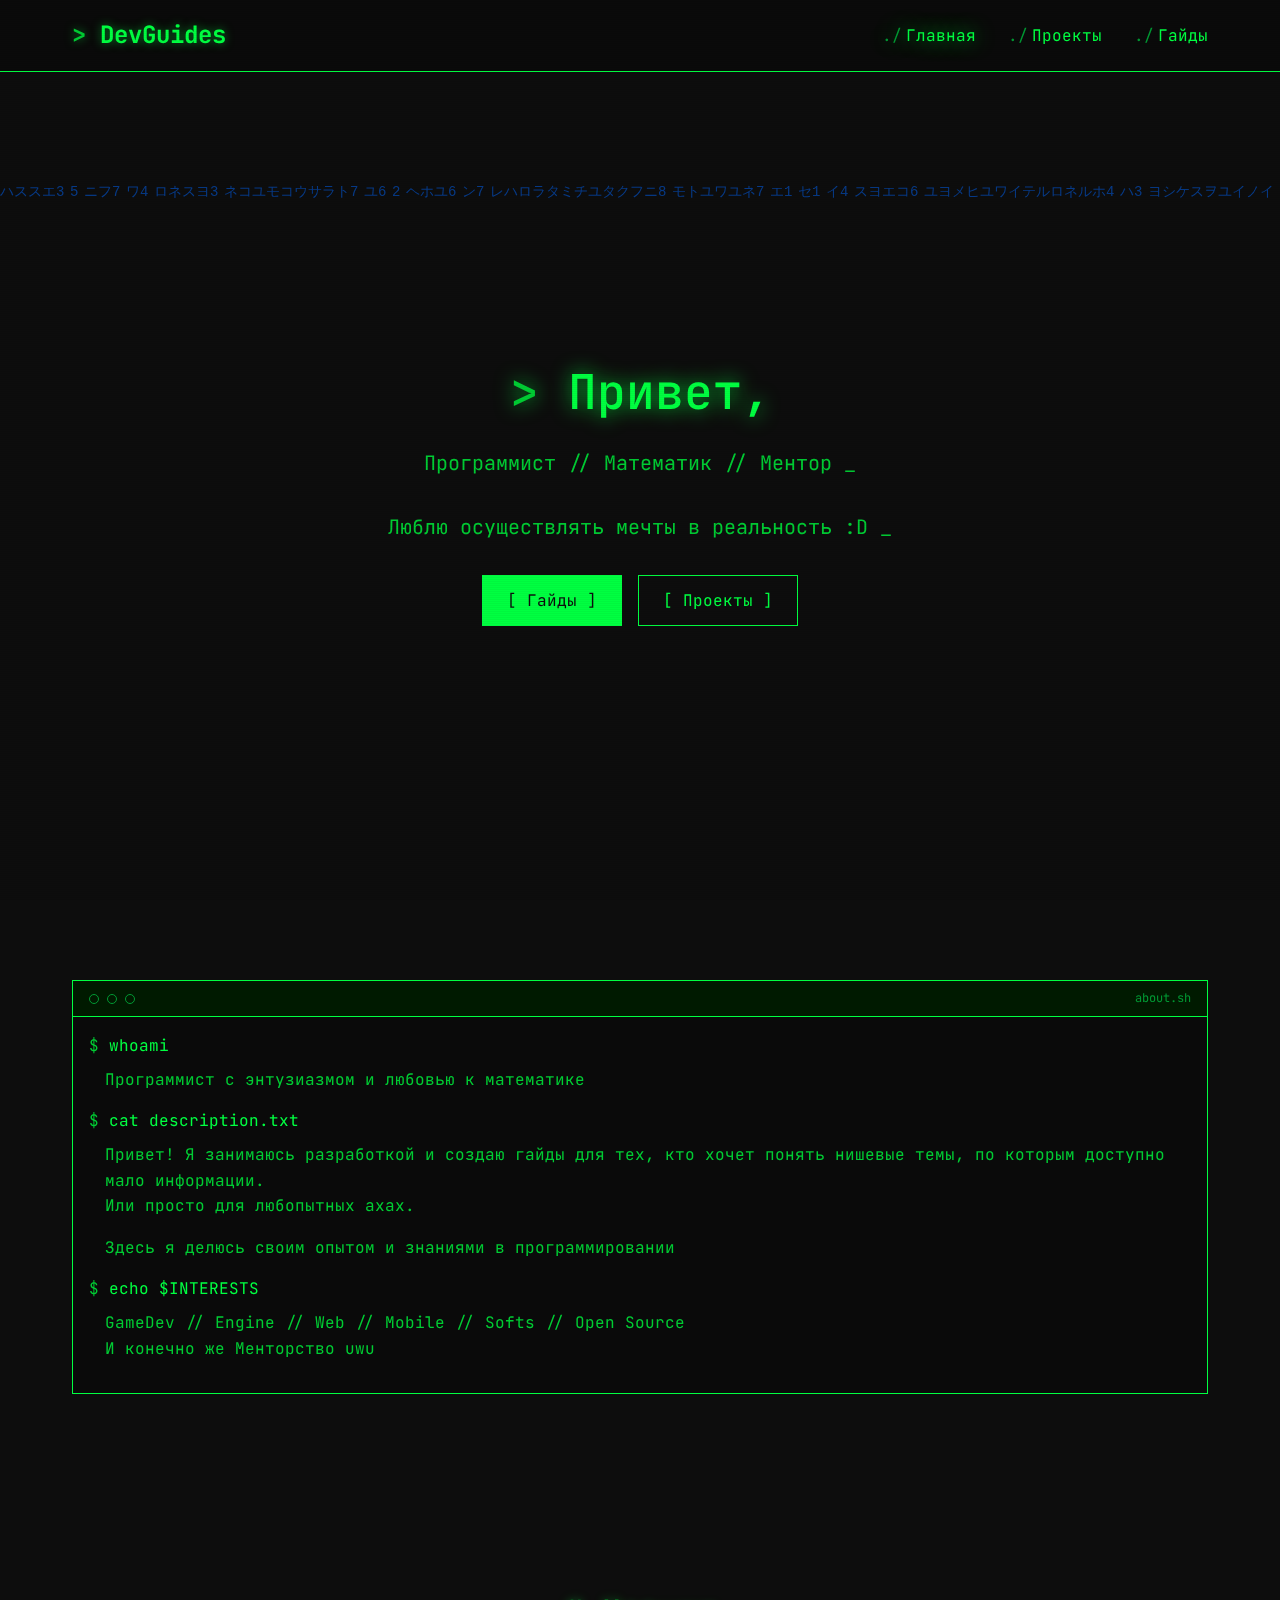
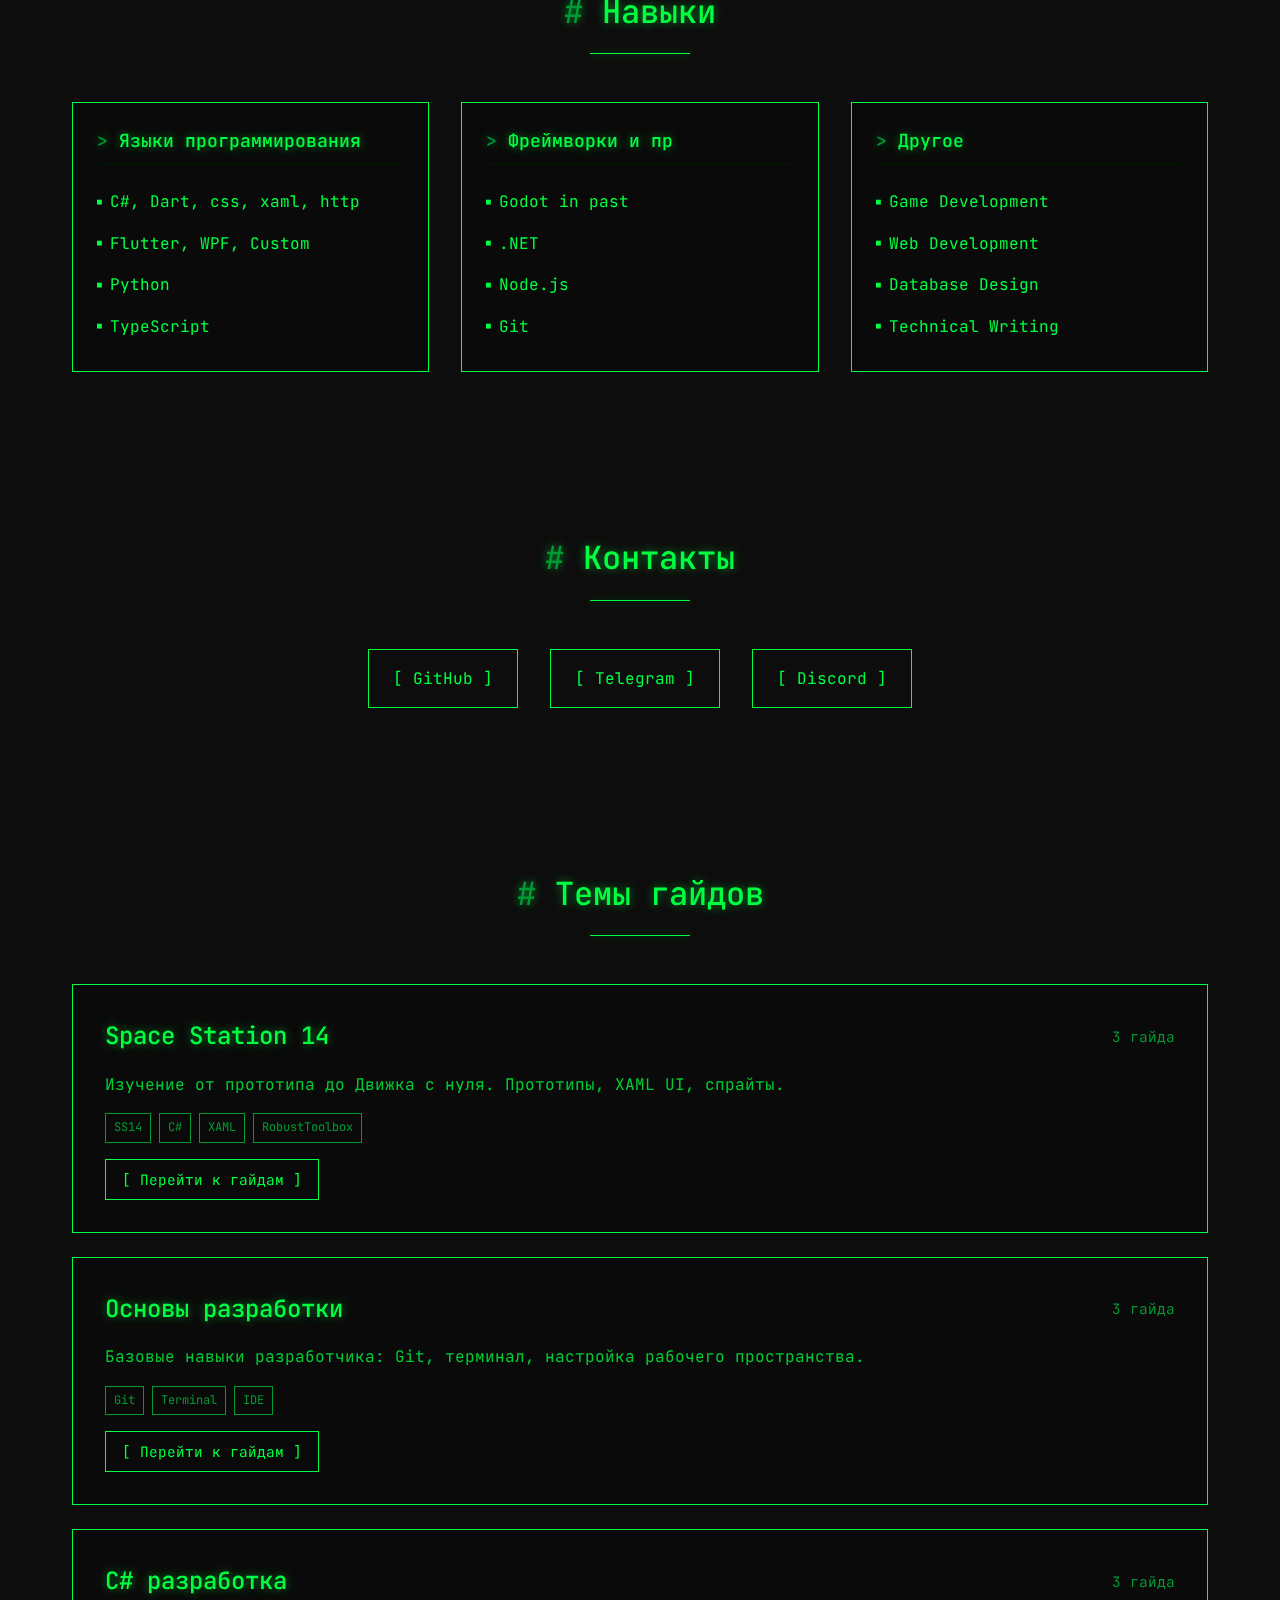
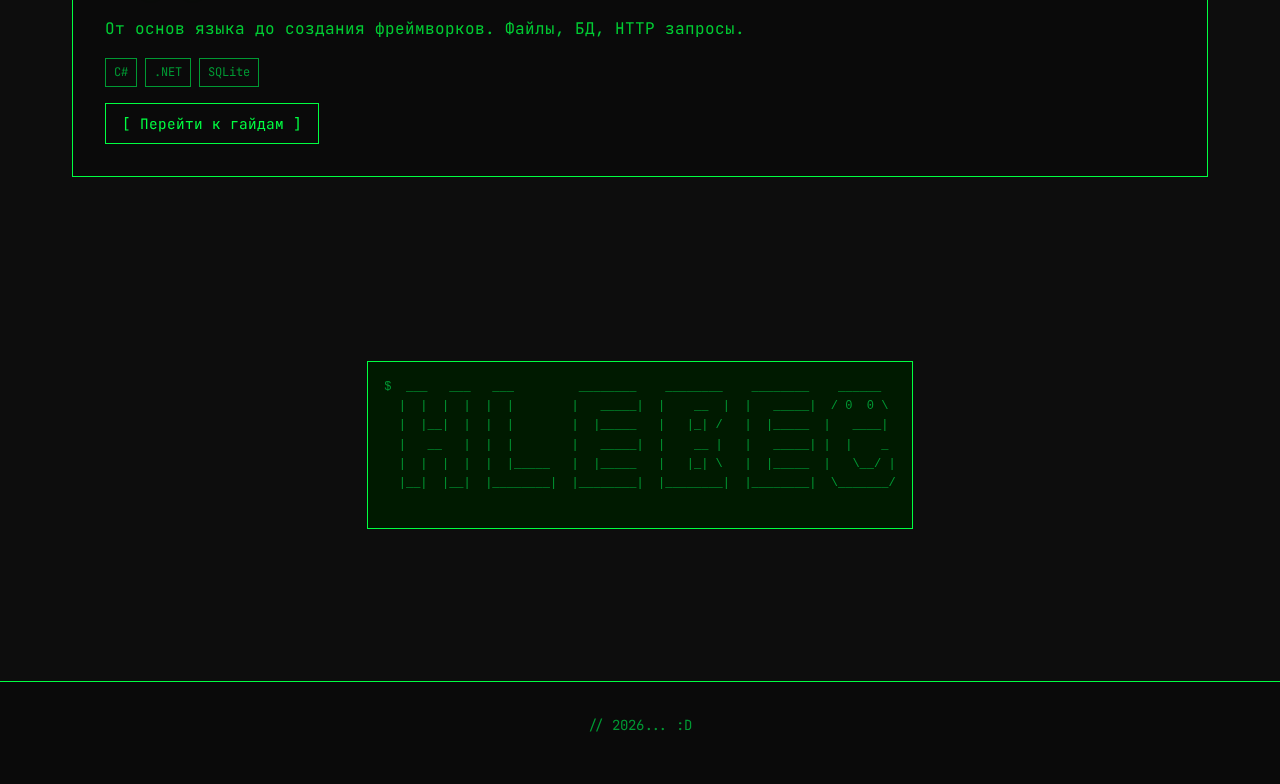
<file: index.html>
<!DOCTYPE html>
<html lang="ru">
<head>
    <meta charset="UTF-8">
    <meta name="viewport" content="width=device-width, initial-scale=1.0">
    <meta name="description" content="DevGuides - гайды по разработке и проекты от Кейси. Space Station 14, C#, веб & мобильная разработка и многое другое.">
    <meta name="keywords" content="гайды, разработка, C#, SS14, Space Station 14, программирование, туториалы, веб-разработка">
    <meta name="author" content="Кейси">
    <link rel="canonical" href="https://bitboxxxer.github.io/">
    
    <!-- Open Graph / Social Media -->
    <meta property="og:title" content="DevGuides - Кейси">
    <meta property="og:description" content="Гайды и проекты от Кейси. Space Station 14, C#, веб-разработка.">
    <meta property="og:type" content="website">
    <meta property="og:url" content="https://bitboxxxer.github.io/">
    <meta property="og:site_name" content="DevGuides">
    
    <!-- Favicon -->
    <link rel="icon" type="image/x-icon" href="assets/images/favicon.ico">
    <link rel="icon" type="image/png" sizes="32x32" href="assets/images/favicon-32x32.png">
    <link rel="icon" type="image/png" sizes="16x16" href="assets/images/favicon-16x16.png">
    
    <title>DevGuides // Кейси</title>
    
    <!-- Fonts -->
    <link rel="preconnect" href="https://fonts.googleapis.com">
    <link rel="preconnect" href="https://fonts.gstatic.com" crossorigin>
    <link href="https://fonts.googleapis.com/css2?family=JetBrains+Mono:wght@300;400;500;700&display=swap" rel="stylesheet">
    
    <!-- Styles -->
    <link rel="stylesheet" href="css/style.css">
</head>
<body>
    <!-- Navigation -->
    <nav class="nav">
        <div class="nav__container">
            <a href="index.html" class="nav__logo">DevGuides</a>
            <button class="nav__toggle" onclick="toggleNav()">[ MENU ]</button>
            <ul class="nav__links" id="navLinks">
                <li><a href="index.html" class="nav__link nav__link--active">Главная</a></li>
                <li><a href="projects.html" class="nav__link">Проекты</a></li>
                <li><a href="guides.html" class="nav__link">Гайды</a></li>
            </ul>
        </div>
    </nav>

    <!-- Hero Section -->
    <section class="hero">
        <div class="hero__content">
            <h1 class="hero__title">Привет, я Кейси -uO</h1>
            <p class="hero__subtitle">
                Программист // Математик // Ментор
            </p>
            <p class="hero__subtitle">
                Люблю осуществлять мечты в реальность :D
            </p>
            <div class="hero__buttons">
                <a href="guides.html" class="btn btn--primary">Гайды</a>
                <a href="projects.html" class="btn">Проекты</a>
            </div>
        </div>
    </section>

    <!-- About Terminal Section -->
    <section class="section">
        <div class="container">
            <div class="terminal">
                <div class="terminal__header">
                    <span class="terminal__dot"></span>
                    <span class="terminal__dot"></span>
                    <span class="terminal__dot"></span>
                    <span class="terminal__title">about.sh</span>
                </div>
                <div class="terminal__body">
                    <p class="terminal__line">
                        <span class="terminal__prompt">whoami</span>
                    </p>
                    <p class="terminal__output">
                        Программист с энтузиазмом и любовью к математике
                    </p>
                    <p class="terminal__line mt-2">
                        <span class="terminal__prompt">cat description.txt</span>
                    </p>
                    <p class="terminal__output">
                        Привет! Я занимаюсь разработкой и создаю гайды для тех, кто хочет понять нишевые темы,
                        по которым доступно мало информации. <br>
                        Или просто для любопытных ахах.
                    </p>
                    <p class="terminal__output">
                        Здесь я делюсь своим опытом и знаниями в программировании<br>

                    </p>
                    <p class="terminal__line mt-2">
                        <span class="terminal__prompt">echo $INTERESTS</span>
                    </p>
                    <p class="terminal__output">
                        GameDev // Engine // Web // Mobile // Softs // Open Source<br>
                        И конечно же Менторство uwu
                    </p>
                </div>
            </div>
        </div>
    </section>

    <!-- Skills Section -->
    <section class="section">
        <div class="container">
            <h2 class="section__title">Навыки</h2>
            <div class="skills">
                <!-- Programming Languages -->
                <div class="skill-category">
                    <h3 class="skill-category__title">Языки программирования</h3>
                    <ul class="skill-list">
                        <li class="skill-list__item">C#, Dart, css, xaml, http</li>
                        <li class="skill-list__item">Flutter, WPF, Custom</li>
                        <li class="skill-list__item">Python</li>
                        <li class="skill-list__item">TypeScript</li>
                    </ul>
                </div>

                <!-- Frameworks & Tools -->
                <div class="skill-category">
                    <h3 class="skill-category__title">Фреймворки и пр</h3>
                    <ul class="skill-list">
                        <li class="skill-list__item">Godot in past</li>
                        <li class="skill-list__item">.NET</li>
                        <li class="skill-list__item">Node.js</li>
                        <li class="skill-list__item">Git</li>
                    </ul>
                </div>

                <!-- Other Skills -->
                <div class="skill-category">
                    <h3 class="skill-category__title">Другое</h3>
                    <ul class="skill-list">
                        <li class="skill-list__item">Game Development</li>
                        <li class="skill-list__item">Web Development</li>
                        <li class="skill-list__item">Database Design</li>
                        <li class="skill-list__item">Technical Writing</li>
                    </ul>
                </div>
            </div>
        </div>
    </section>

    <!-- Contact Section -->
    <section class="section">
        <div class="container">
            <h2 class="section__title">Контакты</h2>
            <div class="contact-links">
                <a href="https://github.com/BitBoxxxer" target="_blank" class="contact-link">
                    <span>[ GitHub ]</span>
                </a>
                <a href="https://telegram.me/ImKaseyFuck" target="_blank" class="contact-link">
                    <span>[ Telegram ]</span>
                </a>
                <a href="https://discord.com/users/nimf0374" class="contact-link">
                    <span>[ Discord ]</span>
                </a>
            </div>
        </div>
    </section>

    <!-- Topics Section -->
    <section class="section">
        <div class="container">
            <h2 class="section__title">Темы гайдов</h2>
            
            <!-- Space Station 14 -->
            <a href="guides.html#ss14" class="topic-card">
                <div class="topic-card__header">
                    <h3 class="topic-card__title">Space Station 14</h3>
                    <span class="topic-card__count">3 гайда</span>
                </div>
                <p class="topic-card__description">
                    Изучение от прототипа до Движка с нуля. Прототипы, XAML UI, спрайты.
                </p>
                <div class="topic-card__tags">
                    <span class="tag">SS14</span>
                    <span class="tag">C#</span>
                    <span class="tag">XAML</span>
                    <span class="tag">RobustToolbox</span>
                </div>
                <span class="topic-card__link">[ Перейти к гайдам ]</span>
            </a>

            <!-- Основы разработки -->
            <a href="guides.html#basics" class="topic-card">
                <div class="topic-card__header">
                    <h3 class="topic-card__title">Основы разработки</h3>
                    <span class="topic-card__count">3 гайда</span>
                </div>
                <p class="topic-card__description">
                    Базовые навыки разработчика: Git, терминал, настройка рабочего пространства.
                </p>
                <div class="topic-card__tags">
                    <span class="tag">Git</span>
                    <span class="tag">Terminal</span>
                    <span class="tag">IDE</span>
                </div>
                <span class="topic-card__link">[ Перейти к гайдам ]</span>
            </a>

            <!-- C# разработка -->
            <a href="guides.html#csharp" class="topic-card">
                <div class="topic-card__header">
                    <h3 class="topic-card__title">C# разработка</h3>
                    <span class="topic-card__count">3 гайда</span>
                </div>
                <p class="topic-card__description">
                    От основ языка до создания фреймворков. Файлы, БД, HTTP запросы.
                </p>
                <div class="topic-card__tags">
                    <span class="tag">C#</span>
                    <span class="tag">.NET</span>
                    <span class="tag">SQLite</span>
                </div>
                <span class="topic-card__link">[ Перейти к гайдам ]</span>
            </a>
        </div>
    </section>

    <!-- ASCII Art Decoration -->
    <section class="section">
        <div class="container text-center">
            <pre style="display: inline-block; text-align: left; color: var(--text-dim); font-size: 0.75rem;">
 ___   ___   ___         ________    ________    ________    ______
  |  |  |  |  |  |        |   _____|  |    __  |  |   _____|  / 0  0 \
  |  |__|  |  |  |        |  |_____   |   |_| /   |  |_____  |   ____|
  |   __   |  |  |        |   _____|  |    __ |   |   _____| |  |    _
  |  |  |  |  |  |_____   |  |_____   |   |_| \   |  |_____  |   \__/ |
  |__|  |__|  |________|  |________|  |________|  |________|  \_______/
            </pre>
        </div>
    </section>

    <!-- Footer -->
    <footer class="footer">
        <div class="container">
            <p class="footer__text">2026... :D</p>
        </div>
    </footer>

    <!-- Scripts -->
    <script src="js/main.js"></script>
</body>
</html>
</file>
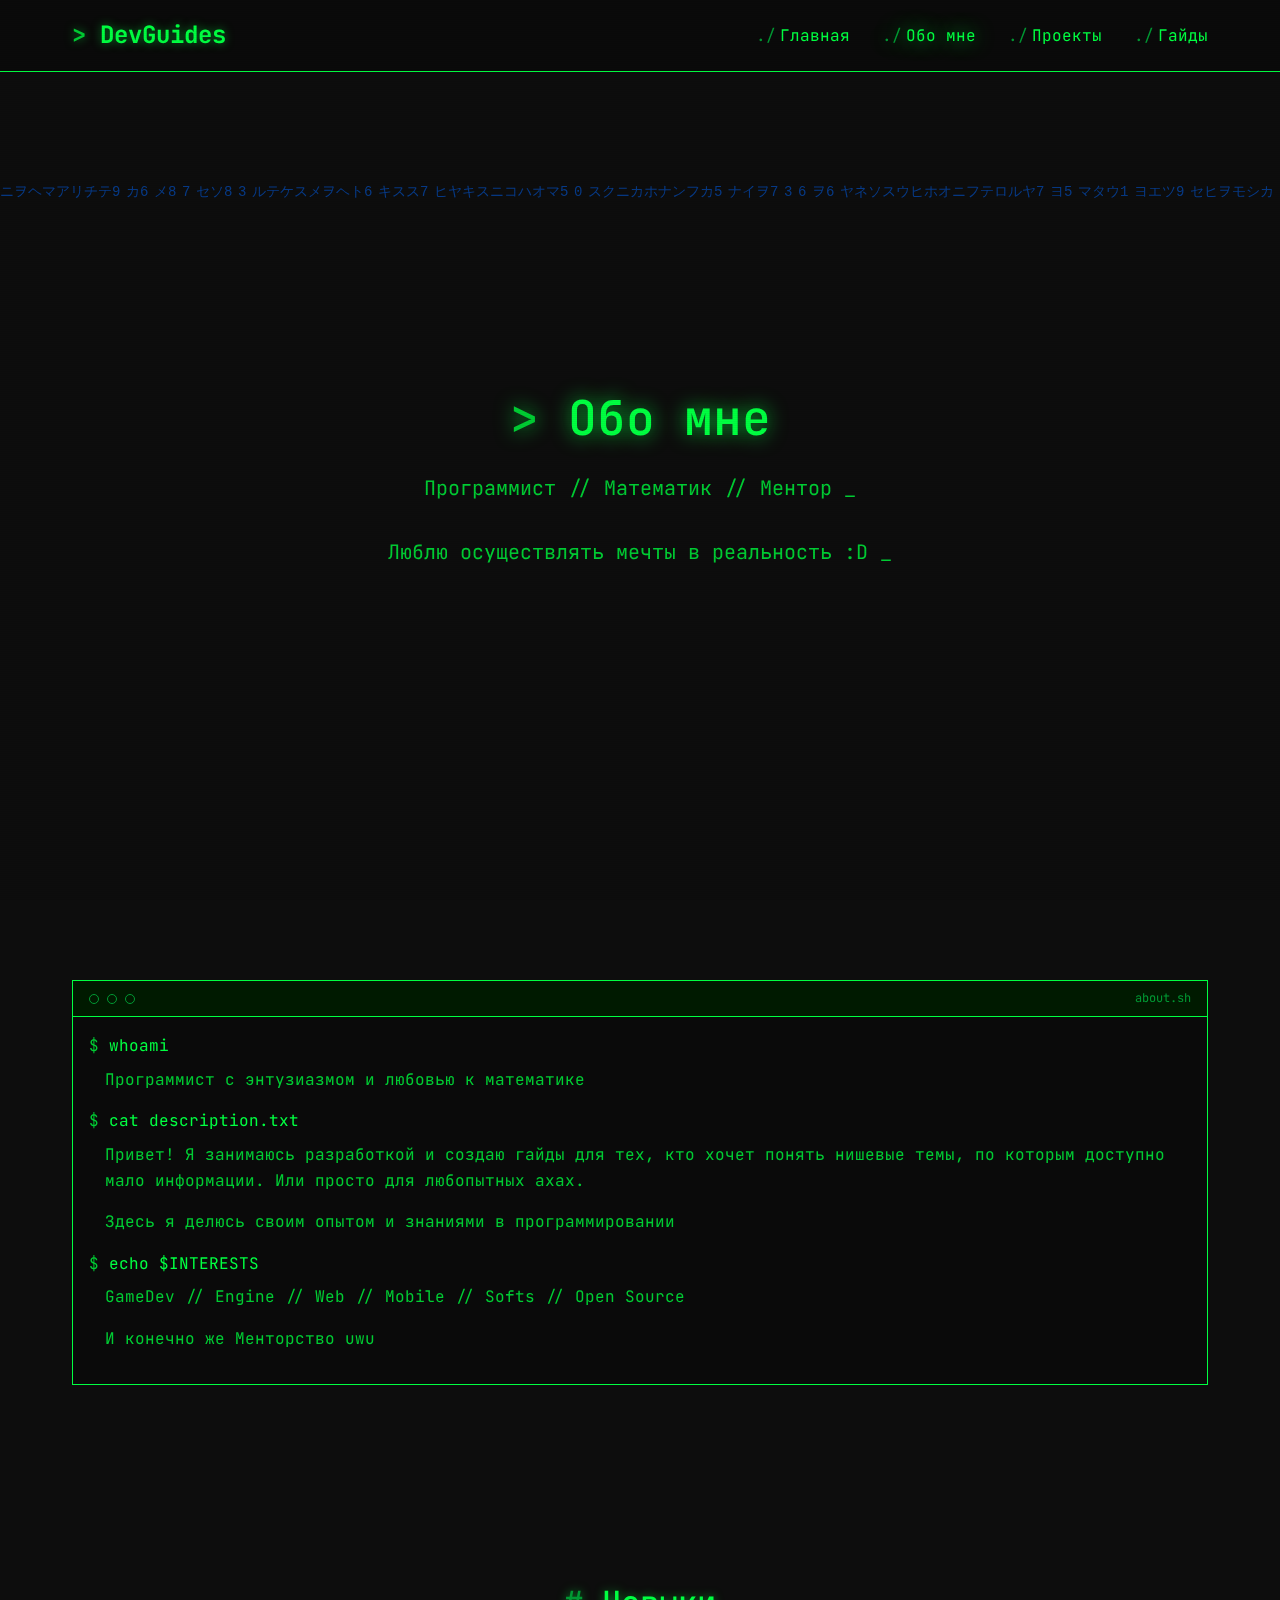
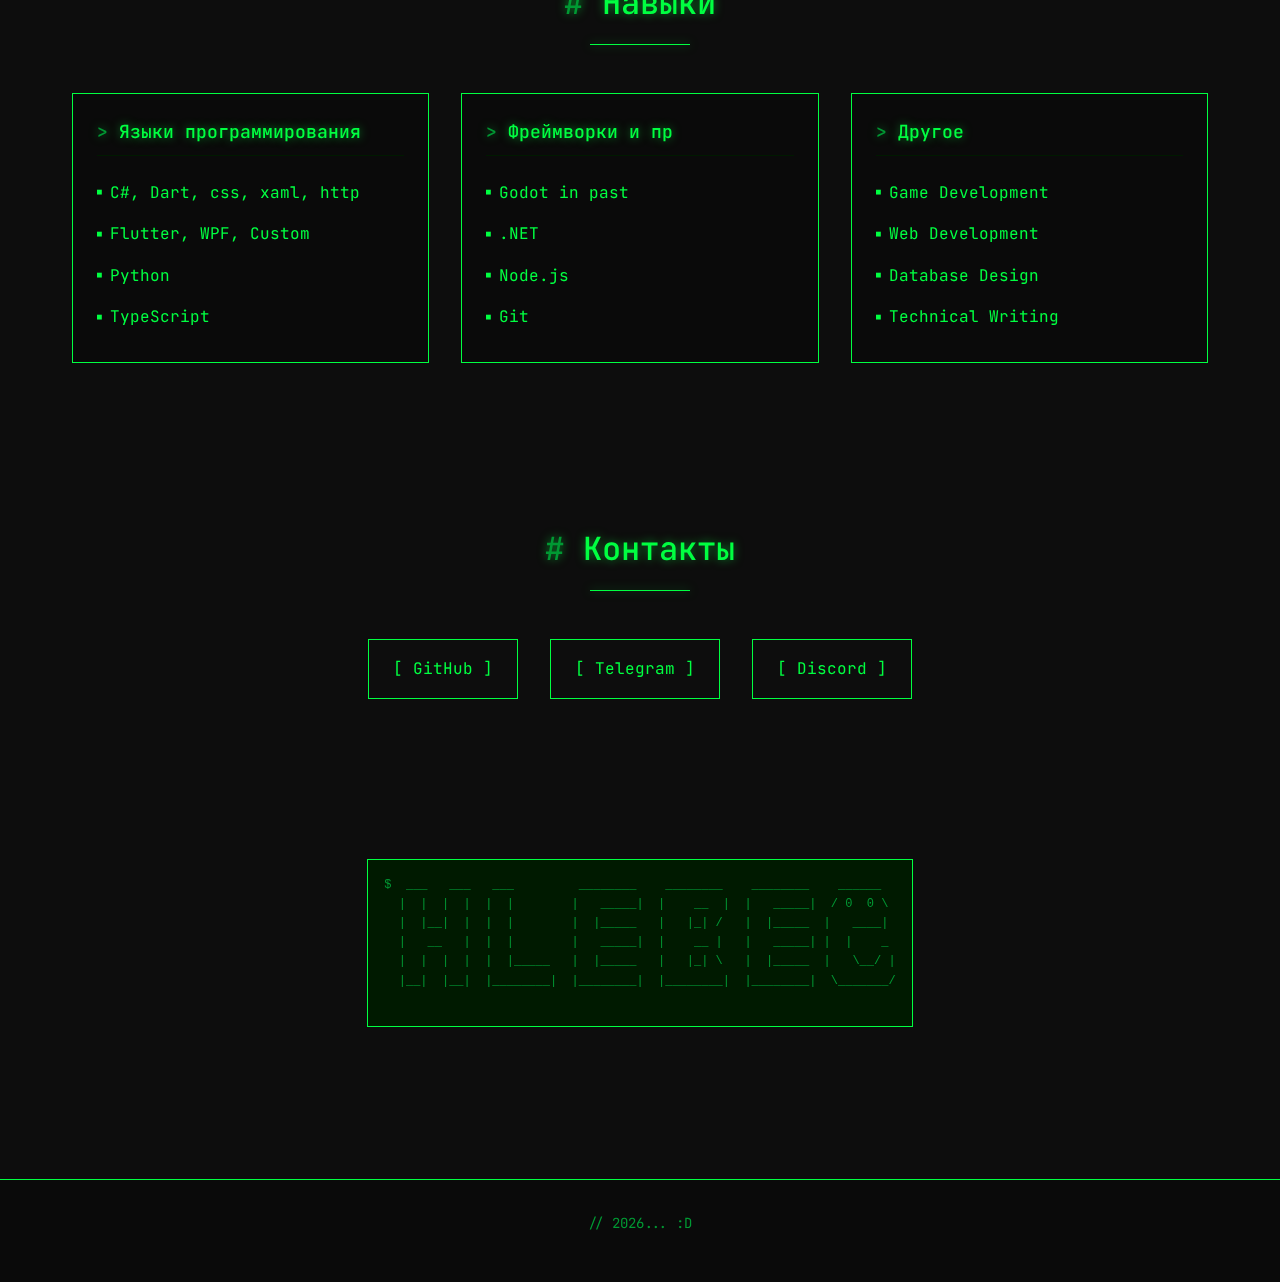
<file: about.html>
<!DOCTYPE html>
<html lang="ru">
<head>
    <meta charset="UTF-8">
    <meta name="viewport" content="width=device-width, initial-scale=1.0">
    <meta name="description" content="Обо мне - разработчик, который любит осуществять мечты в реальность :D">
    <title>DevGuides // Обо мне</title>
    
    <!-- Fonts -->
    <link rel="preconnect" href="https://fonts.googleapis.com">
    <link rel="preconnect" href="https://fonts.gstatic.com" crossorigin>
    <link href="https://fonts.googleapis.com/css2?family=JetBrains+Mono:wght@300;400;500;700&display=swap" rel="stylesheet">
    
    <!-- Styles -->
    <link rel="stylesheet" href="css/style.css">
</head>
<body>
    <!-- Navigation -->
    <nav class="nav">
        <div class="nav__container">
            <a href="index.html" class="nav__logo">DevGuides</a>
            <button class="nav__toggle" onclick="toggleNav()">[ MENU ]</button>
            <ul class="nav__links" id="navLinks">
                <li><a href="index.html" class="nav__link">Главная</a></li>
                <li><a href="about.html" class="nav__link nav__link--active">Обо мне</a></li>
                <li><a href="projects.html" class="nav__link">Проекты</a></li>
                <li><a href="guides.html" class="nav__link">Гайды</a></li>
            </ul>
        </div>
    </nav>

    <!-- Hero Section -->
    <section class="hero">
        <div class="hero__content">
            <h1 class="hero__title">Обо мне</h1>
            <p class="hero__subtitle">
                Программист // Математик // Ментор
            </p>
            <p class="hero__subtitle">
                Люблю осуществлять мечты в реальность :D
            </p>
        </div>
    </section>

    <!-- About Terminal Section -->
    <section class="section">
        <div class="container">
            <div class="terminal">
                <div class="terminal__header">
                    <span class="terminal__dot"></span>
                    <span class="terminal__dot"></span>
                    <span class="terminal__dot"></span>
                    <span class="terminal__title">about.sh</span>
                </div>
                <div class="terminal__body">
                    <p class="terminal__line">
                        <span class="terminal__prompt">whoami</span>
                    </p>
                    <p class="terminal__output">
                        Программист с энтузиазмом и любовью к математике
                    </p>
                    <p class="terminal__line mt-2">
                        <span class="terminal__prompt">cat description.txt</span>
                    </p>
                    <p class="terminal__output">
                        Привет! Я занимаюсь разработкой и создаю гайды для тех, кто хочет понять нишевые темы,
                        по которым доступно мало информации. Или просто для любопытных ахах.
                    </p>
                    <p class="terminal__output">
                        Здесь я делюсь своим опытом и знаниями в программировании
                    </p>
                    <p class="terminal__line mt-2">
                        <span class="terminal__prompt">echo $INTERESTS</span>
                    </p>
                    <p class="terminal__output">
                        GameDev // Engine // Web // Mobile // Softs // Open Source
                    </p>
                    <p class="terminal__output">
                        И конечно же Менторство uwu
                    </p>
                </div>
            </div>
        </div>
    </section>

    <!-- Skills Section -->
    <section class="section">
        <div class="container">
            <h2 class="section__title">Навыки</h2>
            <div class="skills">
                <!-- Programming Languages -->
                <div class="skill-category">
                    <h3 class="skill-category__title">Языки программирования</h3>
                    <ul class="skill-list">
                        <li class="skill-list__item">C#, Dart, css, xaml, http</li>
                        <li class="skill-list__item">Flutter, WPF, Custom</li>
                        <li class="skill-list__item">Python</li>
                        <li class="skill-list__item">TypeScript</li>
                    </ul>
                </div>

                <!-- Frameworks & Tools -->
                <div class="skill-category">
                    <h3 class="skill-category__title">Фреймворки и пр</h3>
                    <ul class="skill-list">
                        <li class="skill-list__item">Godot in past</li>
                        <li class="skill-list__item">.NET</li>
                        <li class="skill-list__item">Node.js</li>
                        <li class="skill-list__item">Git</li>
                    </ul>
                </div>

                <!-- Other Skills -->
                <div class="skill-category">
                    <h3 class="skill-category__title">Другое</h3>
                    <ul class="skill-list">
                        <li class="skill-list__item">Game Development</li>
                        <li class="skill-list__item">Web Development</li>
                        <li class="skill-list__item">Database Design</li>
                        <li class="skill-list__item">Technical Writing</li>
                    </ul>
                </div>
            </div>
        </div>
    </section>

    <!-- Contact Section -->
    <section class="section">
        <div class="container">
            <h2 class="section__title">Контакты</h2>
            <div class="contact-links">
                <a href="https://github.com/BitBoxxxer" target="_blank" class="contact-link">
                    <span>[ GitHub ]</span>
                </a>
                <a href="https://telegram.me/ImKaseyFuck" target="_blank" class="contact-link">
                    <span>[ Telegram ]</span>
                </a>
                <a href="https://discord.com/users/nimf0374" class="contact-link">
                    <span>[ Discord ]</span>
                </a>
            </div>
        </div>
    </section>

    <!-- ASCII Art Decoration -->
    <section class="section">
        <div class="container text-center">
            <pre style="display: inline-block; text-align: left; color: var(--text-dim); font-size: 0.75rem;">
 ___   ___   ___         ________    ________    ________    ______
  |  |  |  |  |  |        |   _____|  |    __  |  |   _____|  / 0  0 \
  |  |__|  |  |  |        |  |_____   |   |_| /   |  |_____  |   ____|
  |   __   |  |  |        |   _____|  |    __ |   |   _____| |  |    _
  |  |  |  |  |  |_____   |  |_____   |   |_| \   |  |_____  |   \__/ |
  |__|  |__|  |________|  |________|  |________|  |________|  \_______/
            </pre>
        </div>
    </section>

    <!-- Footer -->
    <footer class="footer">
        <div class="container">
            <p class="footer__text">2026... :D</p>
        </div>
    </footer>

    <!-- Scripts -->
    <script src="js/main.js"></script>
</body>
</html>
</file>
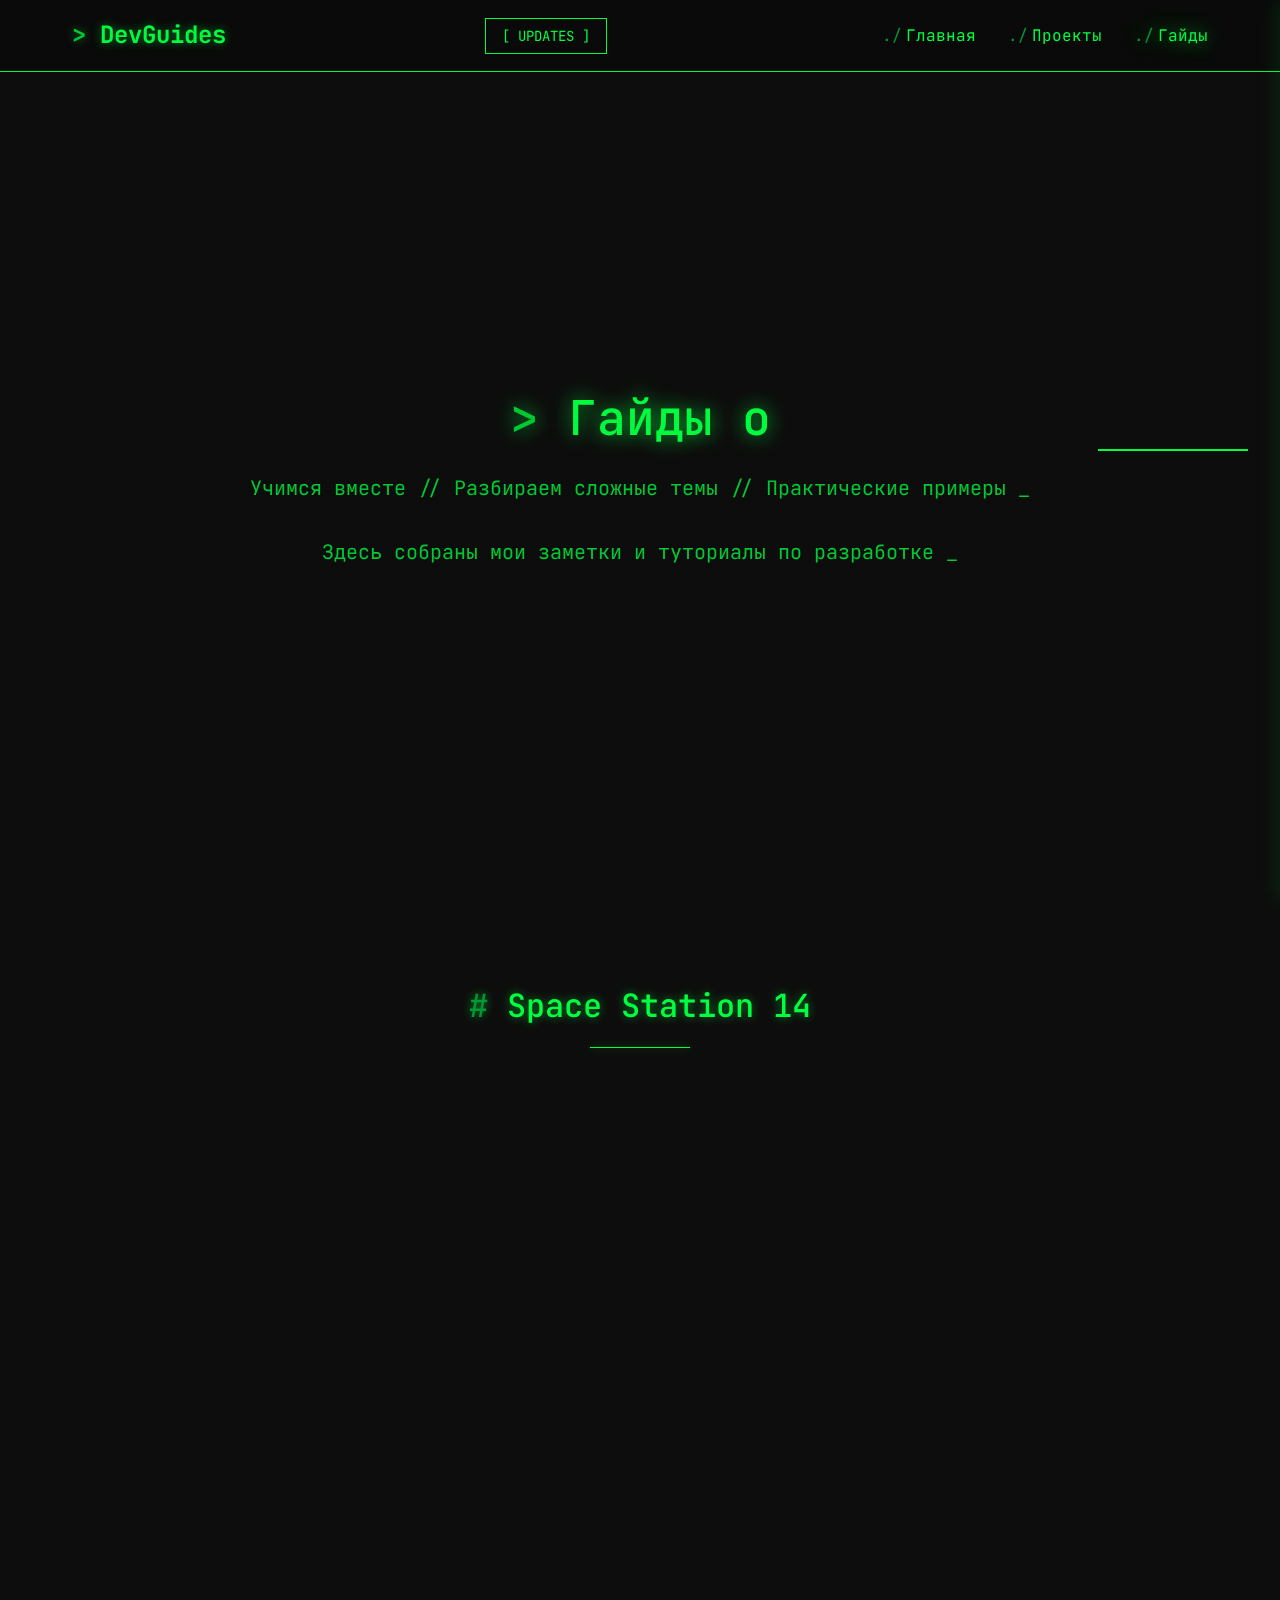
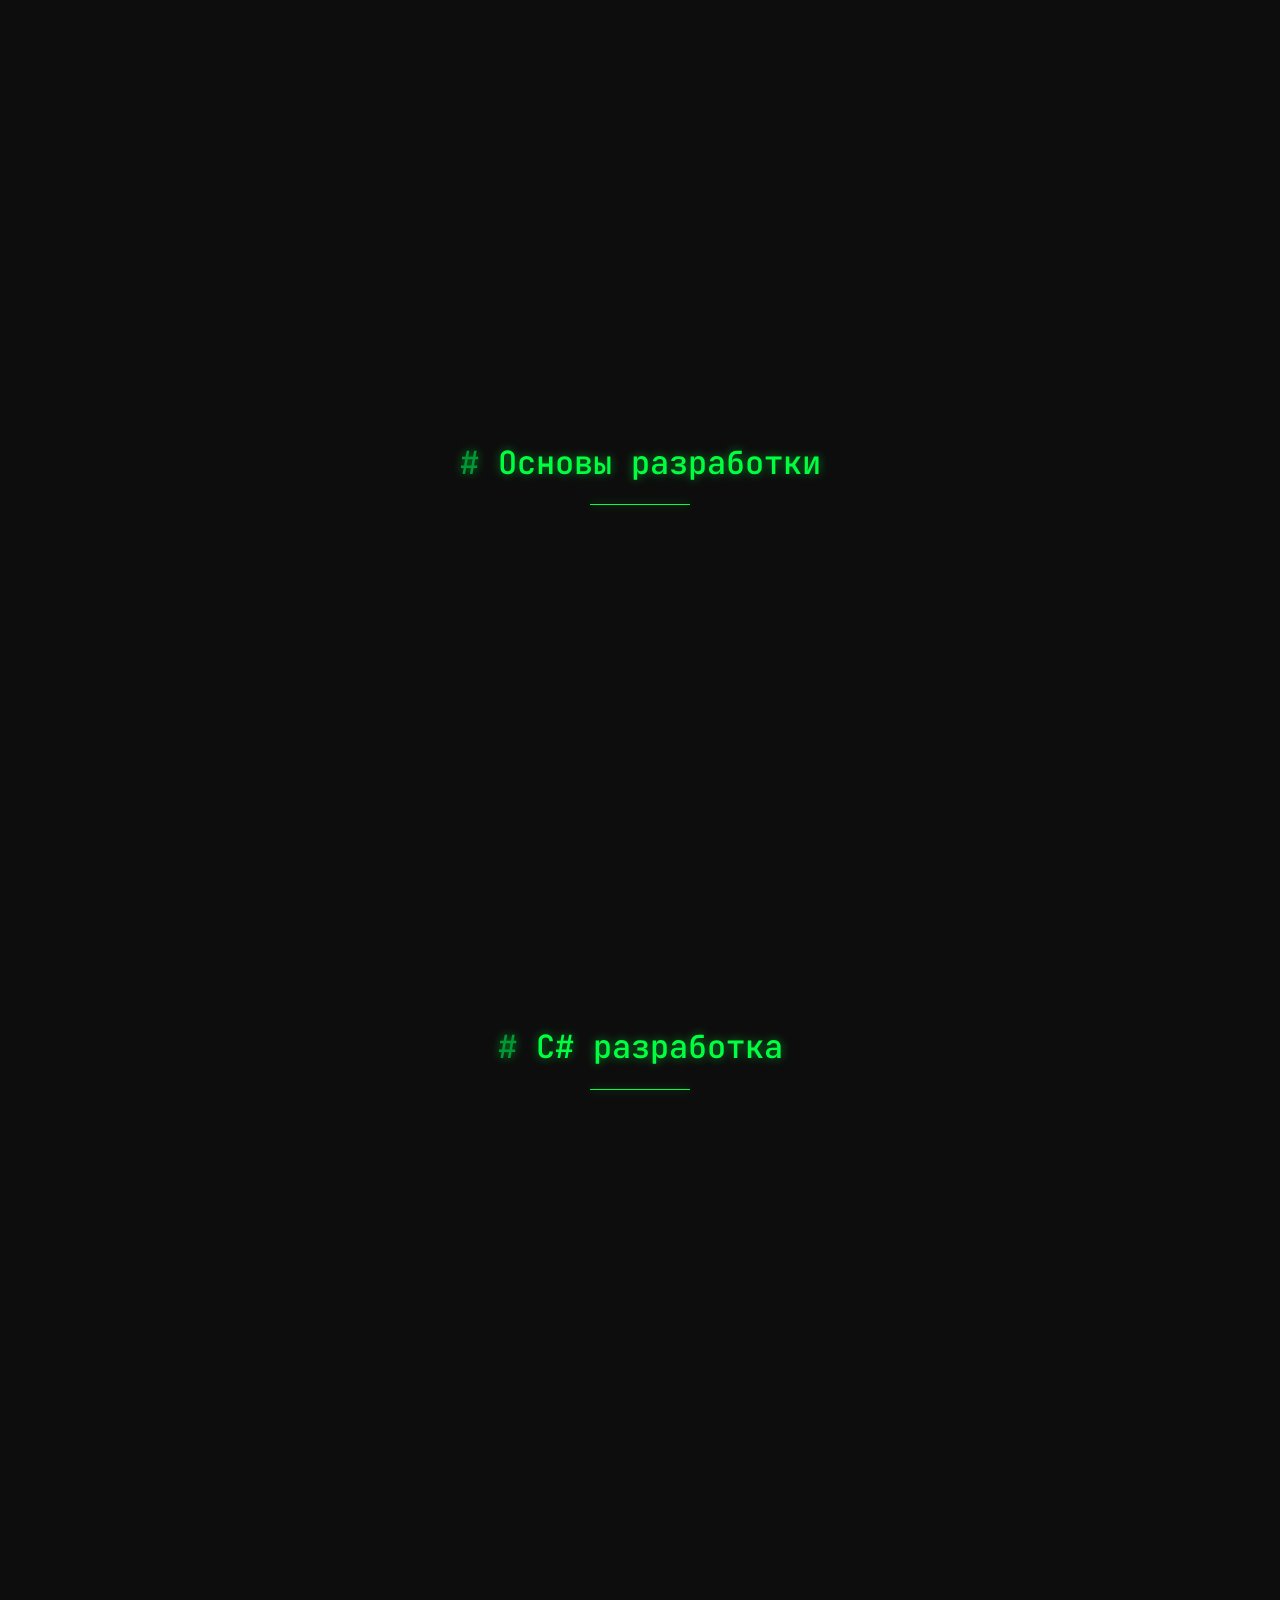
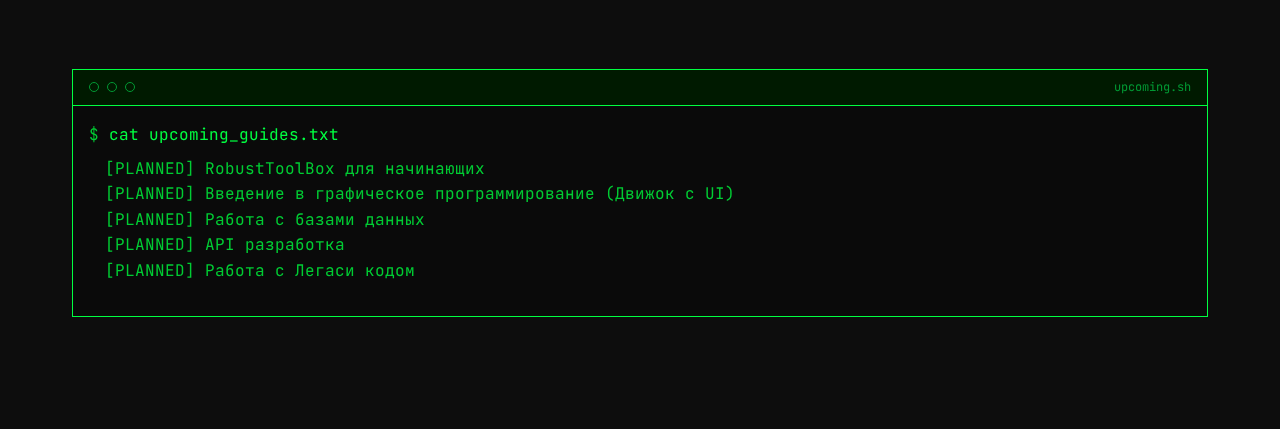
<file: guides.html>
<!DOCTYPE html>
<html lang="ru">
<head>
    <meta charset="UTF-8">
    <meta name="viewport" content="width=device-width, initial-scale=1.0">
    <meta name="description" content="Гайды по разработке от Кейси. Space Station 14, C#, Git, терминал - учись вместе со мной.">
    <meta name="keywords" content="гайды, туториалы, SS14, Space Station 14, C#, Git, терминал, разработка, программирование">
    <meta name="author" content="Кейси">
    <link rel="canonical" href="https://bitboxxxer.github.io/guides.html">
    
    <!-- Open Graph / Social Media -->
    <meta property="og:title" content="Гайды - DevGuides">
    <meta property="og:description" content="Гайды по разработке от Кейси. SS14, C#, Git и многое другое.">
    <meta property="og:type" content="website">
    <meta property="og:url" content="https://bitboxxxer.github.io/guides.html">
    <meta property="og:site_name" content="DevGuides">
    
    <link rel="icon" type="image/x-icon" href="assets/images/favicon.ico">
    <link rel="icon" type="image/png" sizes="32x32" href="assets/images/favicon-32x32.png">
    <link rel="icon" type="image/png" sizes="16x16" href="assets/images/favicon-16x16.png">
    
    <title>DevGuides // Гайды</title>
    
    <link rel="preconnect" href="https://fonts.googleapis.com">
    <link rel="preconnect" href="https://fonts.gstatic.com" crossorigin>
    <link href="https://fonts.googleapis.com/css2?family=JetBrains+Mono:wght@300;400;500;700&display=swap" rel="stylesheet">
    
    <link rel="stylesheet" href="css/style.css">
</head>
<body>
    <!-- Navigation -->
    <nav class="nav">
        <div class="nav__container">
            <a href="index.html" class="nav__logo">DevGuides</a>
            <button class="nav__toggle" onclick="toggleNav()">[ MENU ]</button>
            <button class="nav__updates" onclick="toggleUpdates()">[ UPDATES ]</button>
            <ul class="nav__links" id="navLinks">
                <li><a href="index.html" class="nav__link">Главная</a></li>
                <li><a href="projects.html" class="nav__link">Проекты</a></li>
                <li><a href="guides.html" class="nav__link nav__link--active">Гайды</a></li>
            </ul>
        </div>
    </nav>

    <aside class="toc">
        <div class="toc__header">
            <span class="toc__title">СОДЕРЖАНИЕ</span>
        </div>
        <nav class="toc__content" id="tocContent">
            <!--прикол JS-->
        </nav>
    </aside>

    <!-- Updats -->
    <div class="updates-panel" id="updatesPanel">
        <div class="updates-panel__header">
            <h3 class="updates-panel__title">Последние обновления</h3>
            <button class="updates-panel__close" onclick="toggleUpdates()">[ × ]</button>
        </div>
        <div class="updates-panel__body">
            <div class="updates-list">
                <div class="update-item">
                    <div class="update-item__header">
                        <h4 class="update-item__title">Архитектура спрайтовой системы SS14</h4>
                        <span class="update-item__date">26-02-2026</span>
                    </div>
                    <p class="update-item__description">Новый гайд: Основы RSI, анимации, оптимизация текстур</p>
                    <div class="update-item__tags">
                        <span class="tag">SS14</span>
                        <span class="tag">RSI</span>
                        <span class="tag">анимации</span>
                    </div>
                    <a href="guides/ss14-sprite-system.html" class="update-item__link">[ Читать гайд ]</a>
                </div>

                <div class="update-item">
                    <div class="update-item__header">
                        <h4 class="update-item__title">Расширенное использование спрайтов SS14</h4>
                        <span class="update-item__date">26-02-2026</span>
                    </div>
                    <p class="update-item__description">Новый гайд: Создание пользовательских спрайтов, экспорт, работа с большими спрайтами</p>
                    <div class="update-item__tags">
                        <span class="tag">SS14</span>
                        <span class="tag">RSI</span>
                        <span class="tag">графика</span>
                    </div>
                    <a href="guides/ss14-advanced-sprites.html" class="update-item__link">[ Читать гайд ]</a>
                </div>

                <div class="update-item">
                    <div class="update-item__header">
                        <h4 class="update-item__title">XAML UI для SS14</h4>
                        <span class="update-item__date">24-02-2026</span>
                    </div>
                    <p class="update-item__description">Создание пользовательских интерфейсов в Space Station 14</p>
                    <div class="update-item__tags">
                        <span class="tag">SS14</span>
                        <span class="tag">XAML</span>
                        <span class="tag">UI</span>
                    </div>
                    <a href="guides/ss14-xaml-ui.html" class="update-item__link">[ Читать гайд ]</a>
                </div>

                <div class="update-item">
                    <div class="update-item__header">
                        <h4 class="update-item__title">Прототипы для SS14</h4>
                        <span class="update-item__date">22-02-2026</span>
                    </div>
                    <p class="update-item__description">Разработка прототипов для Space Station 14 с нуля</p>
                    <div class="update-item__tags">
                        <span class="tag">SS14</span>
                        <span class="tag">C#</span>
                        <span class="tag">prototype</span>
                    </div>
                    <a href="guides/ss14-prototypes.html" class="update-item__link">[ Читать гайд ]</a>
                </div>

                <div class="update-item">
                    <div class="update-item__header">
                        <h4 class="update-item__title">Настройка рабочего пространства</h4>
                        <span class="update-item__date">01-02-2026</span>
                    </div>
                    <p class="update-item__description">Советы по комфортной настройке IDE и рабочего окружения</p>
                    <div class="update-item__tags">
                        <span class="tag">IDE</span>
                        <span class="tag">Windows</span>
                        <span class="tag">productivity</span>
                    </div>
                    <a href="guides/guide-template.html" class="update-item__link">[ Читать гайд ]</a>
                </div>

                <div class="update-item">
                    <div class="update-item__header">
                        <h4 class="update-item__title">Терминал для разработчика</h4>
                        <span class="update-item__date">28-01-2026</span>
                    </div>
                    <p class="update-item__description">Основные команды терминала для повседневной работы</p>
                    <div class="update-item__tags">
                        <span class="tag">terminal</span>
                        <span class="tag">Windows</span>
                        <span class="tag">basics</span>
                    </div>
                    <a href="guides/guide-template.html" class="update-item__link">[ Читать гайд ]</a>
                </div>
            </div>
        </div>
    </div>

    <!-- Overlay -->
    <div class="updates-overlay" id="updatesOverlay" onclick="toggleUpdates()"></div>

    <section class="hero">
        <div class="hero__content">
            <h1 class="hero__title">Гайды от Кейси</h1>
            <p class="hero__subtitle">
                Учимся вместе // Разбираем сложные темы // Практические примеры
            </p>
            <p class="hero__subtitle">
                Здесь собраны мои заметки и туториалы по разработке
            </p>
        </div>
    </section>

    <!-- SS14 Guides Section -->
    <section class="section" id="ss14">
        <div class="container">
            <h2 class="section__title">Space Station 14</h2>
            <div class="cards-grid">
                <!--1 -->
                <article class="card guide-card">
                    <span class="guide-card__number">SS14_#1</span>
                    <div class="card__header">
                        <h3 class="card__title">Прототипы</h3>
                        <span class="card__date">22-02-2026</span>
                    </div>
                    <p class="card__description">
                        Разработка прототипов для Space Station 14 с нуля
                    </p>
                    <div class="card__tags">
                        <span class="tag">Easy LVL</span>
                        <span class="tag">SS14</span>
                        <span class="tag">prototype</span>
                        <span class="tag">C#</span>
                        <span class="tag">yaml</span>
                    </div>
                    <div class="card__links">
                        <a href="guides/ss14-prototypes.html" class="card__link">Читать</a>
                    </div>
                </article>

                <!--2 -->
                <article class="card guide-card">
                    <span class="guide-card__number">SS14_#2</span>
                    <div class="card__header">
                        <h3 class="card__title">XAML UI</h3>
                        <span class="card__date">24-02-2026</span>
                    </div>
                    <p class="card__description">
                        Создание пользовательских интерфейсов в Space Station 14
                    </p>
                    <div class="card__tags">
                        <span class="tag">Medium LVL</span>
                        <span class="tag">SS14</span>
                        <span class="tag">XAML</span>
                        <span class="tag">UI</span>
                        <span class="tag">C#</span>
                    </div>
                    <div class="card__links">
                        <a href="guides/ss14-xaml-ui.html" class="card__link">Читать</a>
                    </div>
                </article>

                <!-- 3 --> 
                <article class="card guide-card">
                    <span class="guide-card__number">SS14_#3</span>
                    <div class="card__header">
                        <h3 class="card__title">Архитектура спрайтовой системы</h3>
                        <span class="card__date">26-02-2026</span>
                    </div>
                    <p class="card__description">
                        Основы RSI, анимации, оптимизация текстур
                    </p>
                    <div class="card__tags">
                        <span class="tag">Medium LVL</span>
                        <span class="tag">SS14</span>
                        <span class="tag">RSI</span>
                        <span class="tag">анимации</span>
                        <span class="tag">графика</span>
                    </div>
                    <div class="card__links">
                        <a href="guides/ss14-sprite-system.html" class="card__link">Читать</a>
                    </div>
                </article>

                <!-- 4 --> 
                <article class="card guide-card">
                    <span class="guide-card__number">SS14_#4</span>
                    <div class="card__header">
                        <h3 class="card__title">Расширенное использование спрайтов</h3>
                        <span class="card__date">26-02-2026</span>
                    </div>
                    <p class="card__description">
                        Создание пользовательских спрайтов, экспорт, работа с большими спрайтами
                    </p>
                    <div class="card__tags">
                        <span class="tag">Hard LVL</span>
                        <span class="tag">SS14</span>
                        <span class="tag">RSI</span>
                        <span class="tag">анимации</span>
                        <span class="tag">графика</span>
                    </div>
                    <div class="card__links">
                        <a href="guides/ss14-advanced-sprites.html" class="card__link">Читать</a>
                    </div>
                </article>
            </div>
        </div>
    </section>

    <section class="section" id="basics">
        <div class="container">
            <h2 class="section__title">Основы разработки</h2>
            <div class="cards-grid">
                <article class="card guide-card">
                    <span class="guide-card__number">Основы_Git</span>
                    <div class="card__header">
                        <h3 class="card__title">Git основы</h3>
                        <span class="card__date">2025 год</span>
                    </div>
                    <p class="card__description">
                        Базовые команды Git для повседневной работы. Коммиты, ветки, слияния.
                    </p>
                    <div class="card__tags">
                        <span class="tag">Easy LVL</span>
                        <span class="tag">git</span>
                        <span class="tag">version control</span>
                    </div>
                    <div class="card__links">
                        <a href="guides/guide-template.html" class="card__link">Читать</a>
                    </div>
                </article>

                <article class="card guide-card">
                    <span class="guide-card__number">Основы_Terminal</span>
                    <div class="card__header">
                        <h3 class="card__title">Терминал</h3>
                        <span class="card__date">2026 год</span>
                    </div>
                    <p class="card__description">
                        Основные команды терминала для разработчика. Навигация, файлы, процессы.
                    </p>
                    <div class="card__tags">
                        <span class="tag">Easy LVL</span>
                        <span class="tag">terminal</span>
                        <span class="tag">windows_10 & 11</span>
                    </div>
                    <div class="card__links">
                        <a href="guides/Base/guide_base_terminal.html" class="card__link">Читать</a>
                    </div>
                </article>

                <article class="card guide-card">
                    <span class="guide-card__number">Основы_IDE</span>
                    <div class="card__header">
                        <h3 class="card__title">Настройка рабочего пространства</h3>
                        <span class="card__date">2026 год</span>
                    </div>
                    <p class="card__description">
                        Посмотрим как закомфортить свое пространство разработчику
                    </p>
                    <div class="card__tags">
                        <span class="tag">Easy LVL</span>
                        <span class="tag">IDE</span>
                        <span class="tag">windows_10 & 11</span>
                    </div>
                    <div class="card__links">
                        <a href="guides/guide-template.html" class="card__link">Читать</a>
                    </div>
                </article>
            </div>
        </div>
    </section>

    <!-- C#-->
    <section class="section" id="csharp">
        <div class="container">
            <h2 class="section__title">C# разработка</h2>
            <div class="cards-grid">
                <!-- 1 -->
                <article class="card guide-card">
                    <span class="guide-card__number">CSharp_#1</span>
                    <div class="card__header">
                        <h3 class="card__title">Быстрый старт на C# с нуля</h3>
                        <span class="card__date">дата</span>
                    </div>
                    <p class="card__description">
                        Гайд по C# с нуля. Разбор языка, принципов работы на нем
                    </p>
                    <div class="card__tags">
                        <span class="tag">Easy LVL</span>
                        <span class="tag">C#</span>
                        <span class="tag">.NET</span>
                    </div>
                    <div class="card__links">
                        <a href="guides/guide-template.html" class="card__link">Читать</a>
                    </div>
                </article>

                <!--2 -->
                <article class="card guide-card">
                    <span class="guide-card__number">CSharp_#2</span>
                    <div class="card__header">
                        <h3 class="card__title">Работа с файлами и проектами</h3>
                        <span class="card__date">дата</span>
                    </div>
                    <p class="card__description">
                        Чтение и запись в файлах. Работы с Базами Данных. HTTP запросы.
                    </p>
                    <div class="card__tags">
                        <span class="tag">Medium LVL</span>
                        <span class="tag">C#</span>
                        <span class="tag">Read/Write Files</span>
                        <span class="tag">SQLite</span>
                        <span class="tag">HTTP</span>
                    </div>
                    <div class="card__links">
                        <a href="guides/guide-template.html" class="card__link">Читать</a>
                    </div>
                </article>

                <!-- 3 -->
                <article class="card guide-card">
                    <span class="guide-card__number">CSharp_#3</span>
                    <div class="card__header">
                        <h3 class="card__title">Создание Фреймворка с нуля</h3>
                        <span class="card__date">дата</span>
                    </div>
                    <p class="card__description">
                        Процесс создания фреймворка с нуля на примерах.
                    </p>
                    <div class="card__tags">
                        <span class="tag">HARD LVL</span>
                        <span class="tag">C#</span>
                        <span class="tag">тег</span>
                    </div>
                    <div class="card__links">
                        <a href="guides/guide-template.html" class="card__link">Читать</a>
                    </div>
                </article>
            </div>
        </div>
    </section>

    <section class="section">
        <div class="container">
            <div class="terminal">
                <div class="terminal__header">
                    <span class="terminal__dot"></span>
                    <span class="terminal__dot"></span>
                    <span class="terminal__dot"></span>
                    <span class="terminal__title">upcoming.sh</span>
                </div>
                <div class="terminal__body">
                    <p class="terminal__line">
                        <span class="terminal__prompt">cat upcoming_guides.txt</span>
                    </p>
                    <p class="terminal__output">
                        [PLANNED] RobustToolBox для начинающих<br>
                        [PLANNED] Введение в графическое программирование (Движок с UI)<br>
                        [PLANNED] Работа с базами данных<br>
                        [PLANNED] API разработка<br>
                        [PLANNED] Работа с Легаси кодом
                    </p>
                </div>
            </div>
        </div>
    </section>

    <script src="js/main.js"></script>
</body>
</html>
</file>
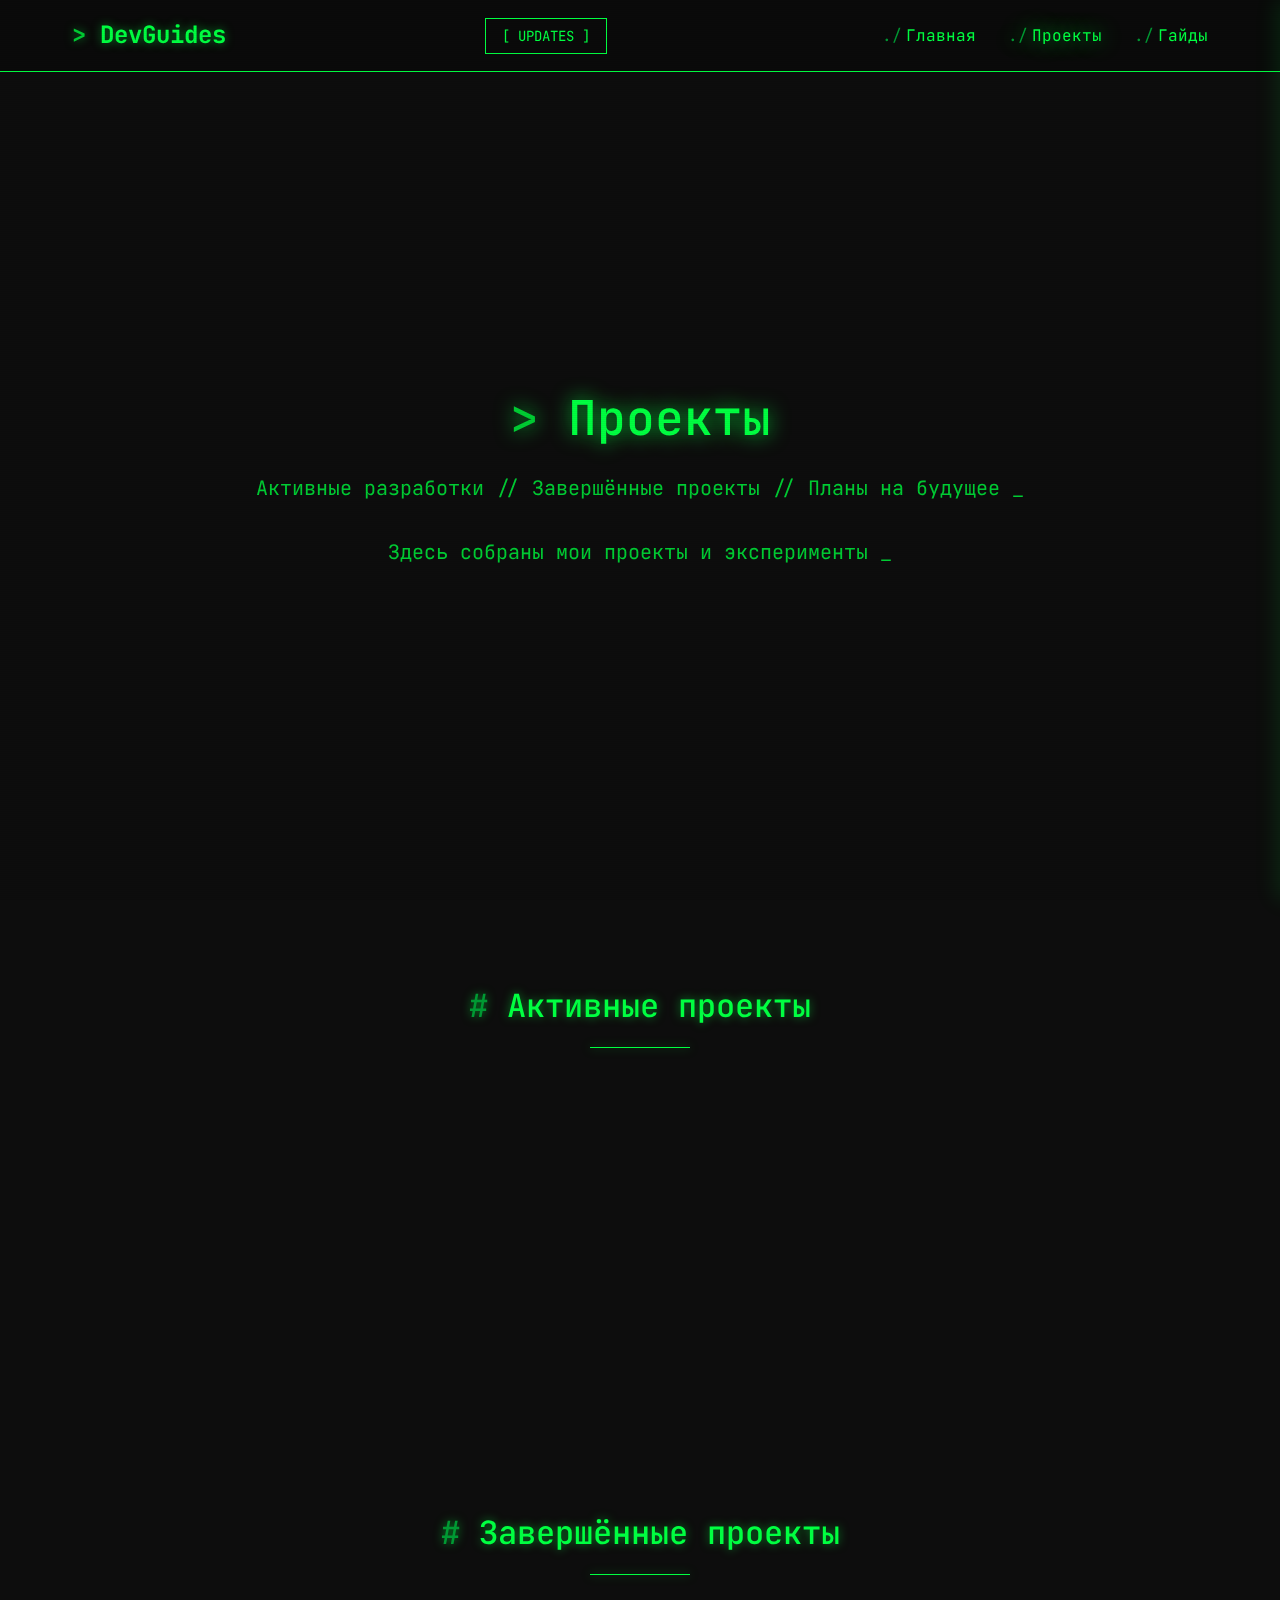
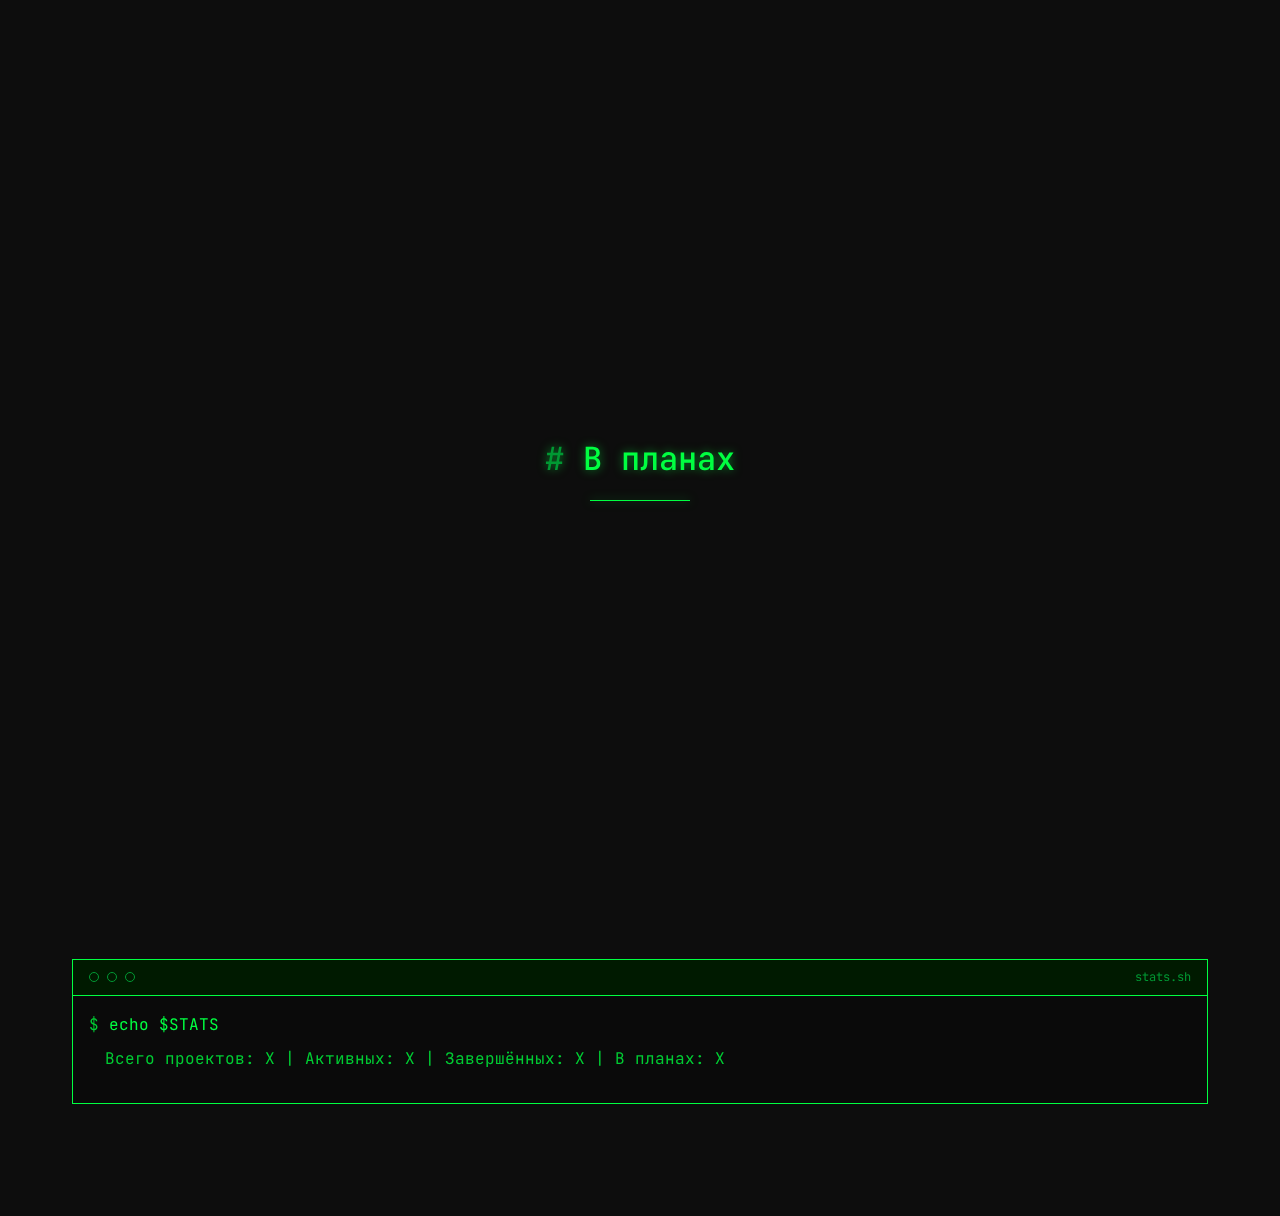
<file: projects.html>
<!DOCTYPE html>
<html lang="ru">
<head>
    <meta charset="UTF-8">
    <meta name="viewport" content="width=device-width, initial-scale=1.0">
    <meta name="description" content="Проекты Кейси - активные разработки, завершённые проекты и планы. Hlebec Engine, SS14 UI Framework и другие.">
    <meta name="keywords" content="проекты, разработка, C#, WPF, Silk.Net, game dev, движок, open source">
    <meta name="author" content="Кейси">
    <link rel="canonical" href="https://bitboxxxer.github.io/projects.html">
    
    <!-- Open Graph / Social Media -->
    <meta property="og:title" content="Проекты - DevGuides">
    <meta property="og:description" content="Проекты Кейси - Hlebec Engine, SS14 UI Framework и другие разработки.">
    <meta property="og:type" content="website">
    <meta property="og:url" content="https://bitboxxxer.github.io/projects.html">
    <meta property="og:site_name" content="DevGuides">
    
    <link rel="icon" type="image/x-icon" href="assets/images/favicon.ico">
    <link rel="icon" type="image/png" sizes="32x32" href="assets/images/favicon-32x32.png">
    <link rel="icon" type="image/png" sizes="16x16" href="assets/images/favicon-16x16.png">
    
    <title>DevGuides // Проекты</title>
    
    <link rel="preconnect" href="https://fonts.googleapis.com">
    <link rel="preconnect" href="https://fonts.gstatic.com" crossorigin>
    <link href="https://fonts.googleapis.com/css2?family=JetBrains+Mono:wght@300;400;500;700&display=swap" rel="stylesheet">
    
    <link rel="stylesheet" href="css/style.css">
</head>
<body>
    <nav class="nav">
        <div class="nav__container">
            <a href="index.html" class="nav__logo">DevGuides</a>
            <button class="nav__toggle" onclick="toggleNav()">[ MENU ]</button>
            <button class="nav__updates" onclick="toggleUpdates()">[ UPDATES ]</button>
            <ul class="nav__links" id="navLinks">
                <li><a href="index.html" class="nav__link">Главная</a></li>
                <li><a href="projects.html" class="nav__link nav__link--active">Проекты</a></li>
                <li><a href="guides.html" class="nav__link">Гайды</a></li>
            </ul>
        </div>
    </nav>

    <!-- Updats -->
    <div class="updates-panel" id="updatesPanel">
        <div class="updates-panel__header">
            <h3 class="updates-panel__title">Последние обновления</h3>
            <button class="updates-panel__close" onclick="toggleUpdates()">[ × ]</button>
        </div>
        <div class="updates-panel__body">
            <div class="updates-list">
                <!-- 1 -->
                <div class="update-item">
                    <div class="update-item__header">
                        <h4 class="update-item__title">XAML UI для SS14</h4>
                        <span class="update-item__date">24-02-2026</span>
                    </div>
                    <p class="update-item__description">Новый гайд: Создание пользовательских интерфейсов в Space Station 14</p>
                    <div class="update-item__tags">
                        <span class="tag">SS14</span>
                        <span class="tag">XAML</span>
                        <span class="tag">UI</span>
                    </div>
                    <a href="guides/ss14-xaml-ui.html" class="update-item__link">[ Читать гайд ]</a>
                </div>

                <!-- 2 -->
                <div class="update-item">
                    <div class="update-item__header">
                        <h4 class="update-item__title">Прототипы для SS14</h4>
                        <span class="update-item__date">22-02-2026</span>
                    </div>
                    <p class="update-item__description">Разработка прототипов для Space Station 14 с нуля</p>
                    <div class="update-item__tags">
                        <span class="tag">SS14</span>
                        <span class="tag">C#</span>
                        <span class="tag">prototype</span>
                    </div>
                    <a href="guides/ss14-prototypes.html" class="update-item__link">[ Читать гайд ]</a>
                </div>

                <!-- 3 -->
                <div class="update-item">
                    <div class="update-item__header">
                        <h4 class="update-item__title">Настройка рабочего пространства</h4>
                        <span class="update-item__date">01-02-2026</span>
                    </div>
                    <p class="update-item__description">Советы по комфортной настройке IDE и рабочего окружения</p>
                    <div class="update-item__tags">
                        <span class="tag">IDE</span>
                        <span class="tag">Windows</span>
                        <span class="tag">productivity</span>
                    </div>
                    <a href="guides/guide-template.html" class="update-item__link">[ Читать гайд ]</a>
                </div>

                <!-- 4 -->
                <div class="update-item">
                    <div class="update-item__header">
                        <h4 class="update-item__title">Терминал для разработчика</h4>
                        <span class="update-item__date">28-01-2026</span>
                    </div>
                    <p class="update-item__description">Основные команды терминала для повседневной работы</p>
                    <div class="update-item__tags">
                        <span class="tag">terminal</span>
                        <span class="tag">Windows</span>
                        <span class="tag">basics</span>
                    </div>
                    <a href="guides/guide-template.html" class="update-item__link">[ Читать гайд ]</a>
                </div>
            </div>
        </div>
    </div>

    <!-- Overlay why not собственно -->
    <div class="updates-overlay" id="updatesOverlay" onclick="toggleUpdates()"></div>

    <section class="hero">
        <div class="hero__content">
            <h1 class="hero__title">Проекты Кейси</h1>
            <p class="hero__subtitle">
                Активные разработки // Завершённые проекты // Планы на будущее
            </p>
            <p class="hero__subtitle">
                Здесь собраны мои проекты и эксперименты
            </p>
        </div>
    </section>

    <section class="section">
        <div class="container">
            <h2 class="section__title">Активные проекты</h2>
            <div class="cards-grid">
                <!--1 -->
                <article class="card project-card">
                    <span class="project-card__status project-card__status--active">ACTIVE</span>
                    <div class="card__header">
                        <h3 class="card__title">Hlebec Engine</h3>
                    </div>
                    <p class="card__description">
                        Описание проекта. Какие технологии используются и что делает проект.
                    </p>
                    <div class="card__tags">
                        <span class="tag">C#</span>
                        <span class="tag">XAML</span>
                        <span class="tag">Silk.Net</span>
                        <span class="tag">WPF</span>
                        <span class="tag">Math</span>
                    </div>
                    <div class="card__links">
                        <a href="#" class="card__link">GitHub</a>
                        <a href="#" class="card__link">Demo</a>
                    </div>
                </article>

                <!-- 2 -->
                <article class="card project-card">
                    <span class="project-card__status">COMPLETED</span>
                    <div class="card__header">
                        <h3 class="card__title">SS14 UI Framework</h3>
                    </div>
                    <p class="card__description">
                        UI расширения для серверов. Расширяет возможности для разметок
                    </p>
                    <div class="card__tags">
                        <span class="tag">C#</span>
                        <span class="tag">WPF</span>
                        <span class="tag">CSS</span>
                    </div>
                    <div class="card__links">
                        <a href="#" class="card__link">GitHub</a>
                        <a href="#" class="card__link">Demo</a>
                    </div>
                </article>
            </div>
        </div>
    </section>

    <section class="section">
        <div class="container">
            <h2 class="section__title">Завершённые проекты</h2>
            <div class="cards-grid">
                <article class="card project-card">
                    <span class="project-card__status">COMPLETED</span>
                    <div class="card__header">
                        <h3 class="card__title">Название проекта</h3>
                    </div>
                    <p class="card__description">
                        Краткое описание проекта. Какие технологии использовались.
                    </p>
                    <div class="card__tags">
                        <span class="tag">тег</span>
                        <span class="tag">тег</span>
                    </div>
                    <div class="card__links">
                        <span class="card__link text-dim">Не скоро...</span>
                    </div>
                </article>

                <article class="card project-card">
                    <span class="project-card__status">COMPLETED</span>
                    <div class="card__header">
                        <h3 class="card__title">Название проекта</h3>
                    </div>
                    <p class="card__description">
                        Краткое описание проекта. Какие технологии использовались.
                    </p>
                    <div class="card__tags">
                        <span class="tag">тег</span>
                        <span class="tag">тег</span>
                    </div>
                    <div class="card__links">
                        <span class="card__link text-dim">Не скоро...</span>
                    </div>
                </article>
            </div>
        </div>
    </section>

    <section class="section">
        <div class="container">
            <h2 class="section__title">В планах</h2>
            <div class="cards-grid">
                <article class="card project-card">
                    <span class="project-card__status">PLANNED</span>
                    <div class="card__header">
                        <h3 class="card__title">Название проекта</h3>
                    </div>
                    <p class="card__description">
                        Краткое описание будущего проекта. Что планируется реализовать.
                    </p>
                    <div class="card__tags">
                        <span class="tag">тег</span>
                        <span class="tag">Coming Soon</span>
                    </div>
                    <div class="card__links">
                        <span class="card__link text-dim">Скоро...</span>
                    </div>
                </article>

                <article class="card project-card">
                    <span class="project-card__status">PLANNED</span>
                    <div class="card__header">
                        <h3 class="card__title">Название проекта</h3>
                    </div>
                    <p class="card__description">
                        Краткое описание будущего проекта. Что планируется реализовать.
                    </p>
                    <div class="card__tags">
                        <span class="tag">тег</span>
                        <span class="tag">Coming Soon</span>
                    </div>
                    <div class="card__links">
                        <span class="card__link text-dim">Скоро...</span>
                    </div>
                </article>
            </div>
        </div>
    </section>

    <section class="section">
        <div class="container">
            <div class="terminal">
                <div class="terminal__header">
                    <span class="terminal__dot"></span>
                    <span class="terminal__dot"></span>
                    <span class="terminal__dot"></span>
                    <span class="terminal__title">stats.sh</span>
                </div>
                <div class="terminal__body">
                    <p class="terminal__line">
                        <span class="terminal__prompt">echo $STATS</span>
                    </p>
                    <p class="terminal__output">
                        Всего проектов: X | Активных: X | Завершённых: X | В планах: X
                    </p>
                </div>
            </div>
        </div>
    </section>
    <script src="js/main.js"></script>
</body>
</html>
</file>
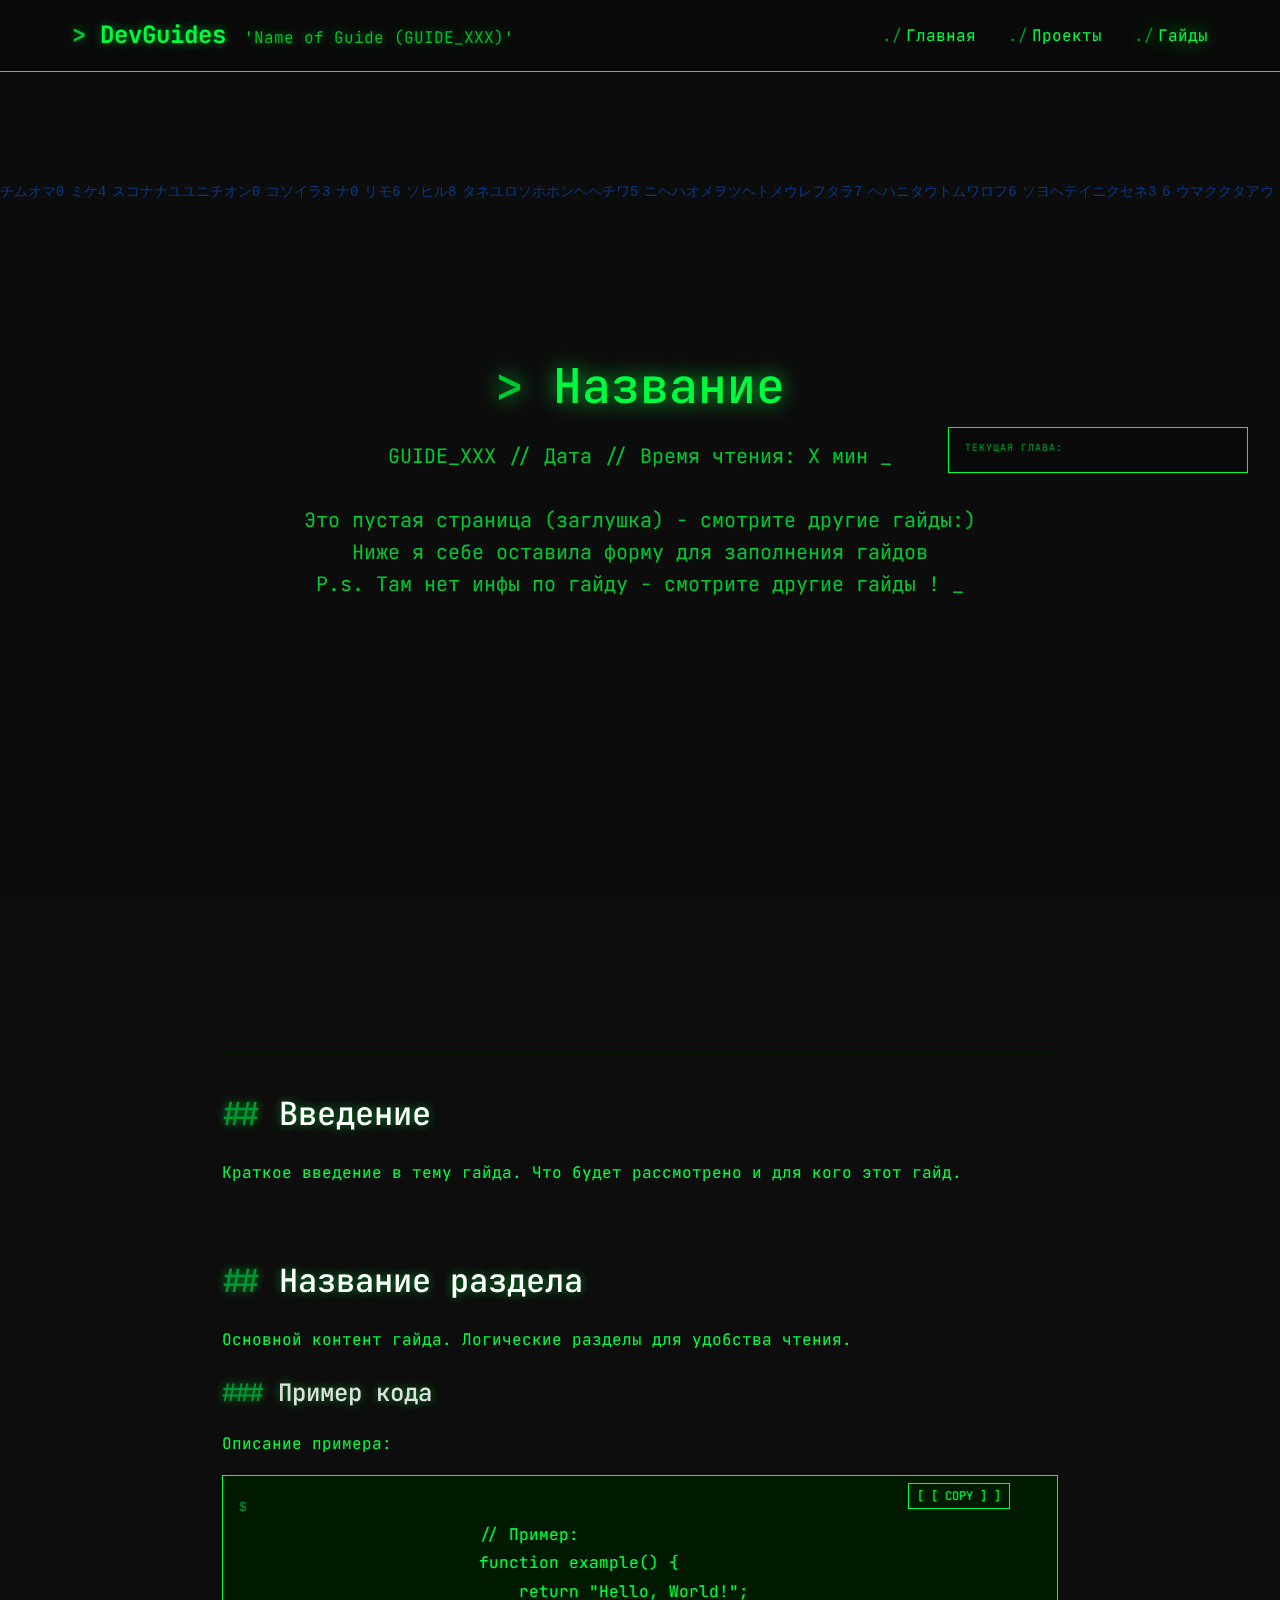
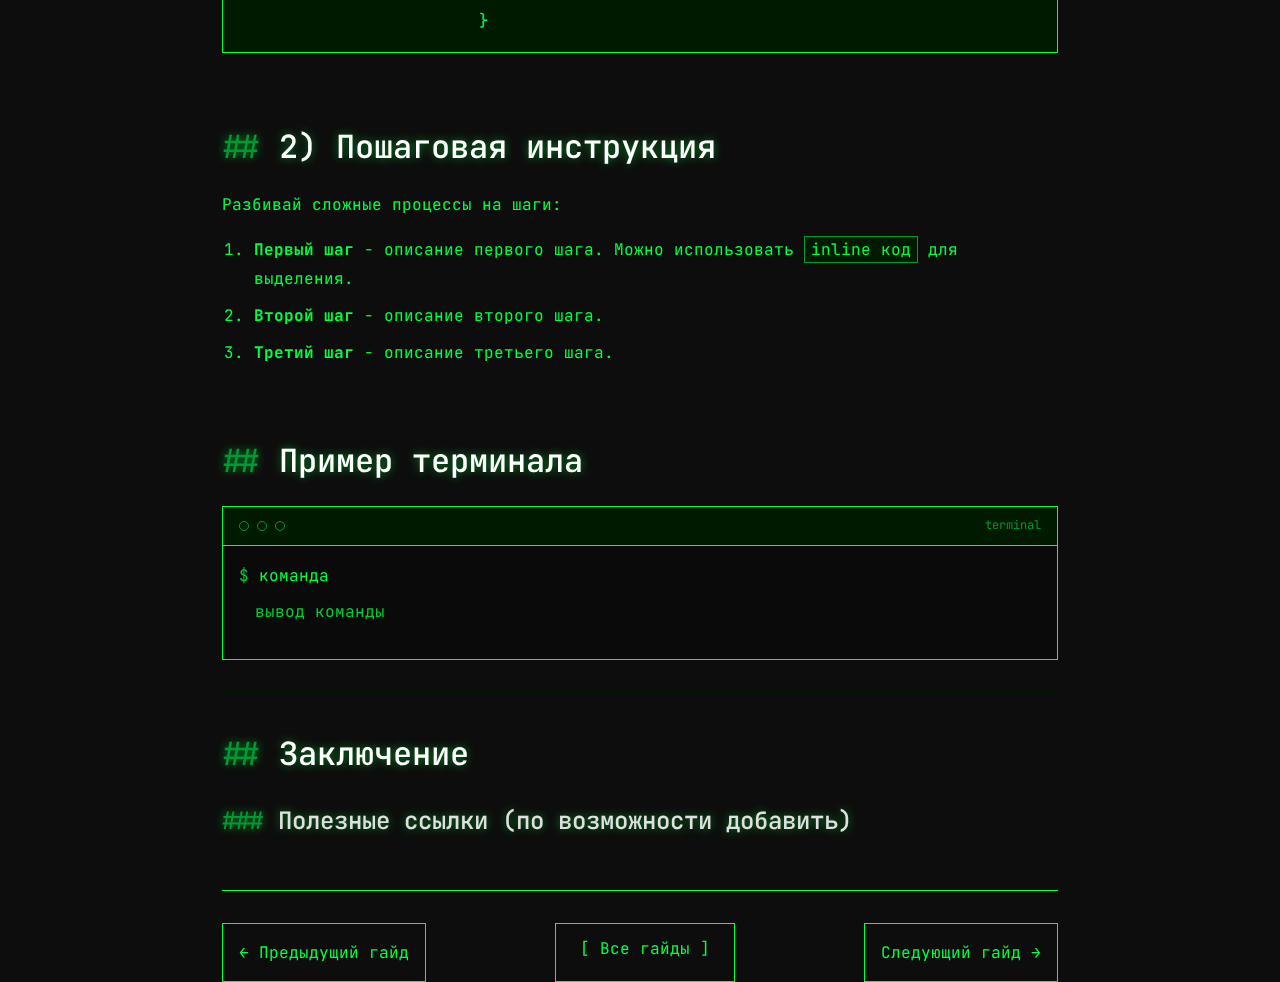
<file: guides/guide-template.html>
<!DOCTYPE html>
<html lang="ru">
<head>
    <meta charset="UTF-8">
    <meta name="viewport" content="width=device-width, initial-scale=1.0">
    <meta name="description" content="Гайд: Название гайда - подробный туториал от Кейси.">
    <meta name="keywords" content="гайд, туториал, разработка, программирование, Кейси, SS14, space station 14, C#">
    <meta name="author" content="Кейси">
    <link rel="canonical" href="https://bitboxxxer.github.io/guides/guide-template.html">
    
    <!-- Open Graph / Redes sociales -->
    <meta property="og:title" content="Название гайда - DevGuides">
    <meta property="og:description" content="Гайд от Кейси: Название гайда.">
    <meta property="og:type" content="article">
    <meta property="og:url" content="https://bitboxxxer.github.io/guides/guide-template.html">
    <meta property="og:site_name" content="DevGuides">
    
    <link rel="icon" type="image/x-icon" href="../assets/images/favicon.ico">
    <link rel="icon" type="image/png" sizes="32x32" href="../assets/images/favicon-32x32.png">
    <link rel="icon" type="image/png" sizes="16x16" href="../assets/images/favicon-16x16.png">
    
    <title>DevGuides // Название гайда</title>
    
    <link rel="preconnect" href="https://fonts.googleapis.com">
    <link rel="preconnect" href="https://fonts.gstatic.com" crossorigin>
    <link href="https://fonts.googleapis.com/css2?family=JetBrains+Mono:wght@300;400;500;700&display=swap" rel="stylesheet">
    
    <link rel="stylesheet" href="../css/style.css">
</head>
<body data-guide-title="Name of Guide" data-guide-id="GUIDE_XXX">
    <!-- Navegación -->
    <nav class="nav">
        <div class="nav__container">
            <a href="../index.html" class="nav__logo">DevGuides</a>
            <button class="nav__toggle" onclick="toggleNav()">[ MENU ]</button>
            <ul class="nav__links" id="navLinks">
                <li><a href="../index.html" class="nav__link">Главная</a></li>
                <li><a href="../projects.html" class="nav__link">Проекты</a></li>
                <li><a href="../guides.html" class="nav__link nav__link--active">Гайды</a></li>
            </ul>
        </div>
    </nav>

    <section class="hero">
        <div class="hero__content">
            <h1 class="hero__title">Название гайда</h1>
            <p class="hero__subtitle">
                GUIDE_XXX // Дата // Время чтения: X мин
            </p><p class="hero__subtitle">
                Это пустая страница (заглушка) - смотрите другие гайды:)<br>
                Ниже я себе оставила форму для заполнения гайдов<br>
                P.s. Там нет инфы по гайду - смотрите другие гайды !
            </p>
        </div>
    </section>

    <aside class="toc">
        <div class="toc__header">
            <span class="toc__title">СОДЕРЖАНИЕ</span>
            <button class="toc__toggle" onclick="toggleToc()">[ − ]</button>
        </div>
        <nav class="toc__content" id="tocContent">
        </nav>
        <div class="toc__current" id="tocCurrent">
            <span class="toc__current-label">Текущая глава:</span>
            <span class="toc__current-title" id="tocCurrentTitle"></span>
        </div>
    </aside>

    <!-- Contenido de la guía
      да испанский - че вы тут забыли ?)-->
    <article class="guide">
        <div class="container">
            <div class="guide__content">
                <h2>Введение</h2>
                <p>
                    Краткое введение в тему гайда. Что будет рассмотрено и для кого этот гайд.
                </p>

                <h2>Название раздела</h2>
                <p>
                    Основной контент гайда. Логические разделы для удобства чтения.
                </p>

                <h3>Пример кода</h3>
                <p>Описание примера:</p>
                <div class="code-block">
                    <span class="code-block__lang">язык</span>
                        <pre><code>
                        // Пример:
                        function example() {
                            return "Hello, World!";
                        }</code></pre>
                </div>

                <h2>2) Пошаговая инструкция</h2>
                <p>Разбивай сложные процессы на шаги:</p>
                
                <ol>
                    <li>
                        <strong>Первый шаг</strong> - описание первого шага. 
                        Можно использовать <code>inline код</code> для выделения.
                    </li>
                    <li>
                        <strong>Второй шаг</strong> - описание второго шага.
                    </li>
                    <li>
                        <strong>Третий шаг</strong> - описание третьего шага.
                    </li>
                </ol>

                <h2>Пример терминала</h2>
                <div class="terminal">
                    <div class="terminal__header">
                        <span class="terminal__dot"></span>
                        <span class="terminal__dot"></span>
                        <span class="terminal__dot"></span>
                        <span class="terminal__title">terminal</span>
                    </div>
                    <div class="terminal__body">
                        <p class="terminal__line">
                            <span class="terminal__prompt">команда</span>
                        </p>
                        <p class="terminal__output">
                            вывод команды
                        </p>
                    </div>
                </div>
                <h2>Заключение</h2>
                <h3>Полезные ссылки (по возможности добавить)</h3>
            </div>

            <nav class="guide-nav">
                <a href="guide-template.html" class="guide-nav__link guide-nav__link--prev">
                    Предыдущий гайд
                </a>
                <a href="../guides.html" class="btn">
                    Все гайды
                </a>
                <a href="guide-template.html" class="guide-nav__link guide-nav__link--next">
                    Следующий гайд
                </a>
            </nav>
        </div>
    </article>

    <script src="../js/main.js"></script>
</body>
</html>
</file>
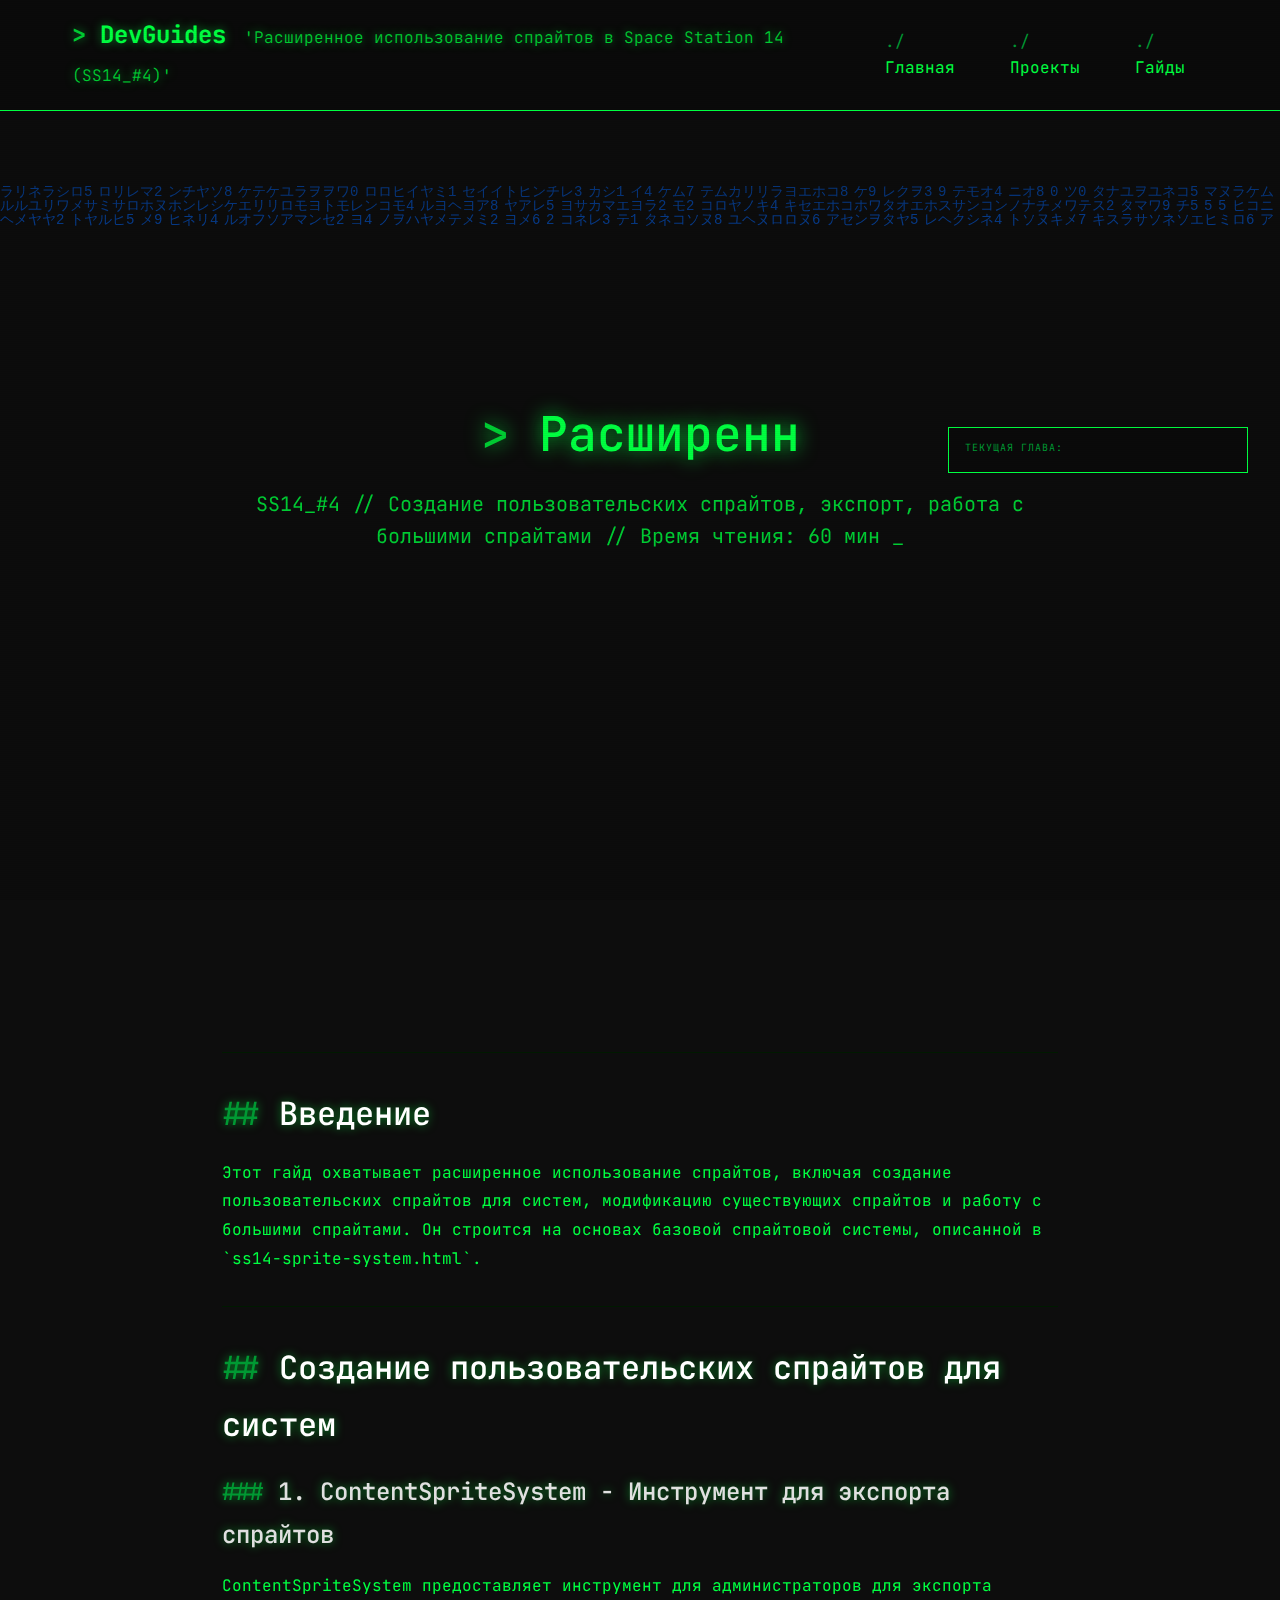
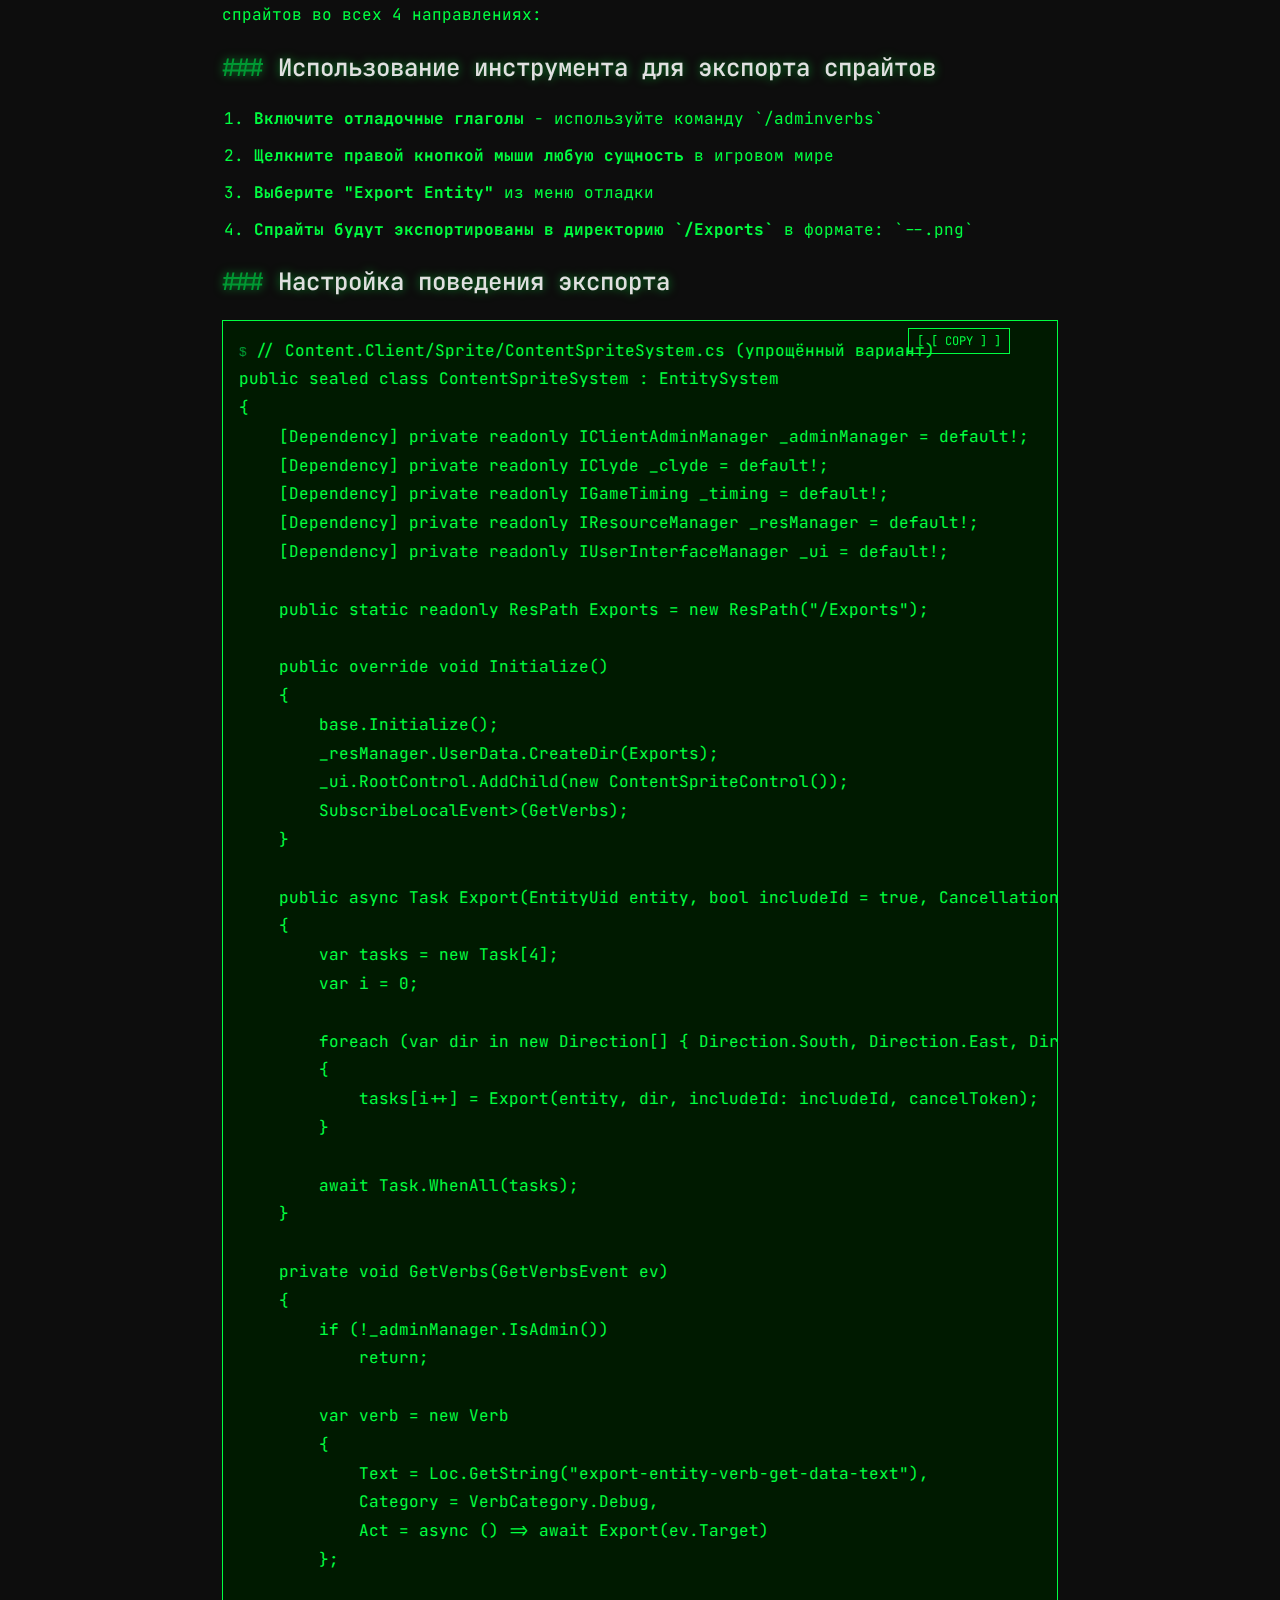
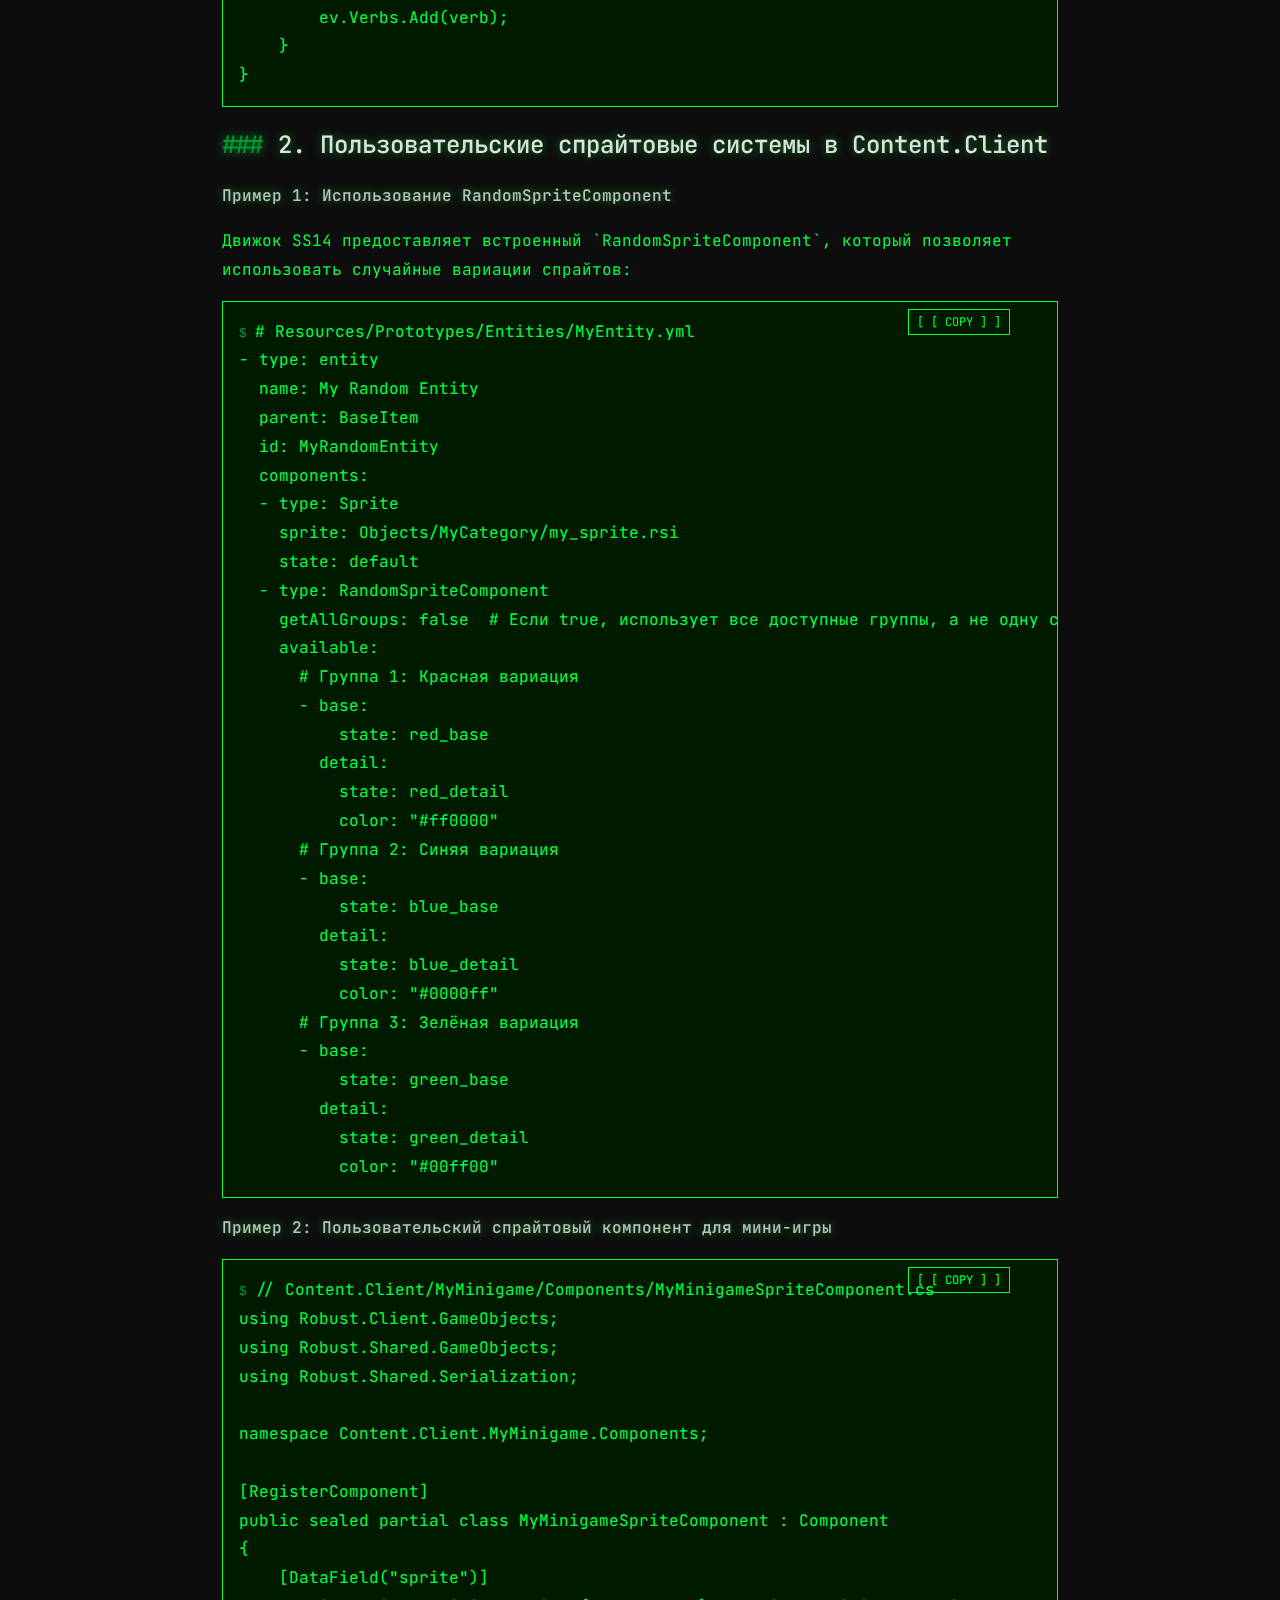
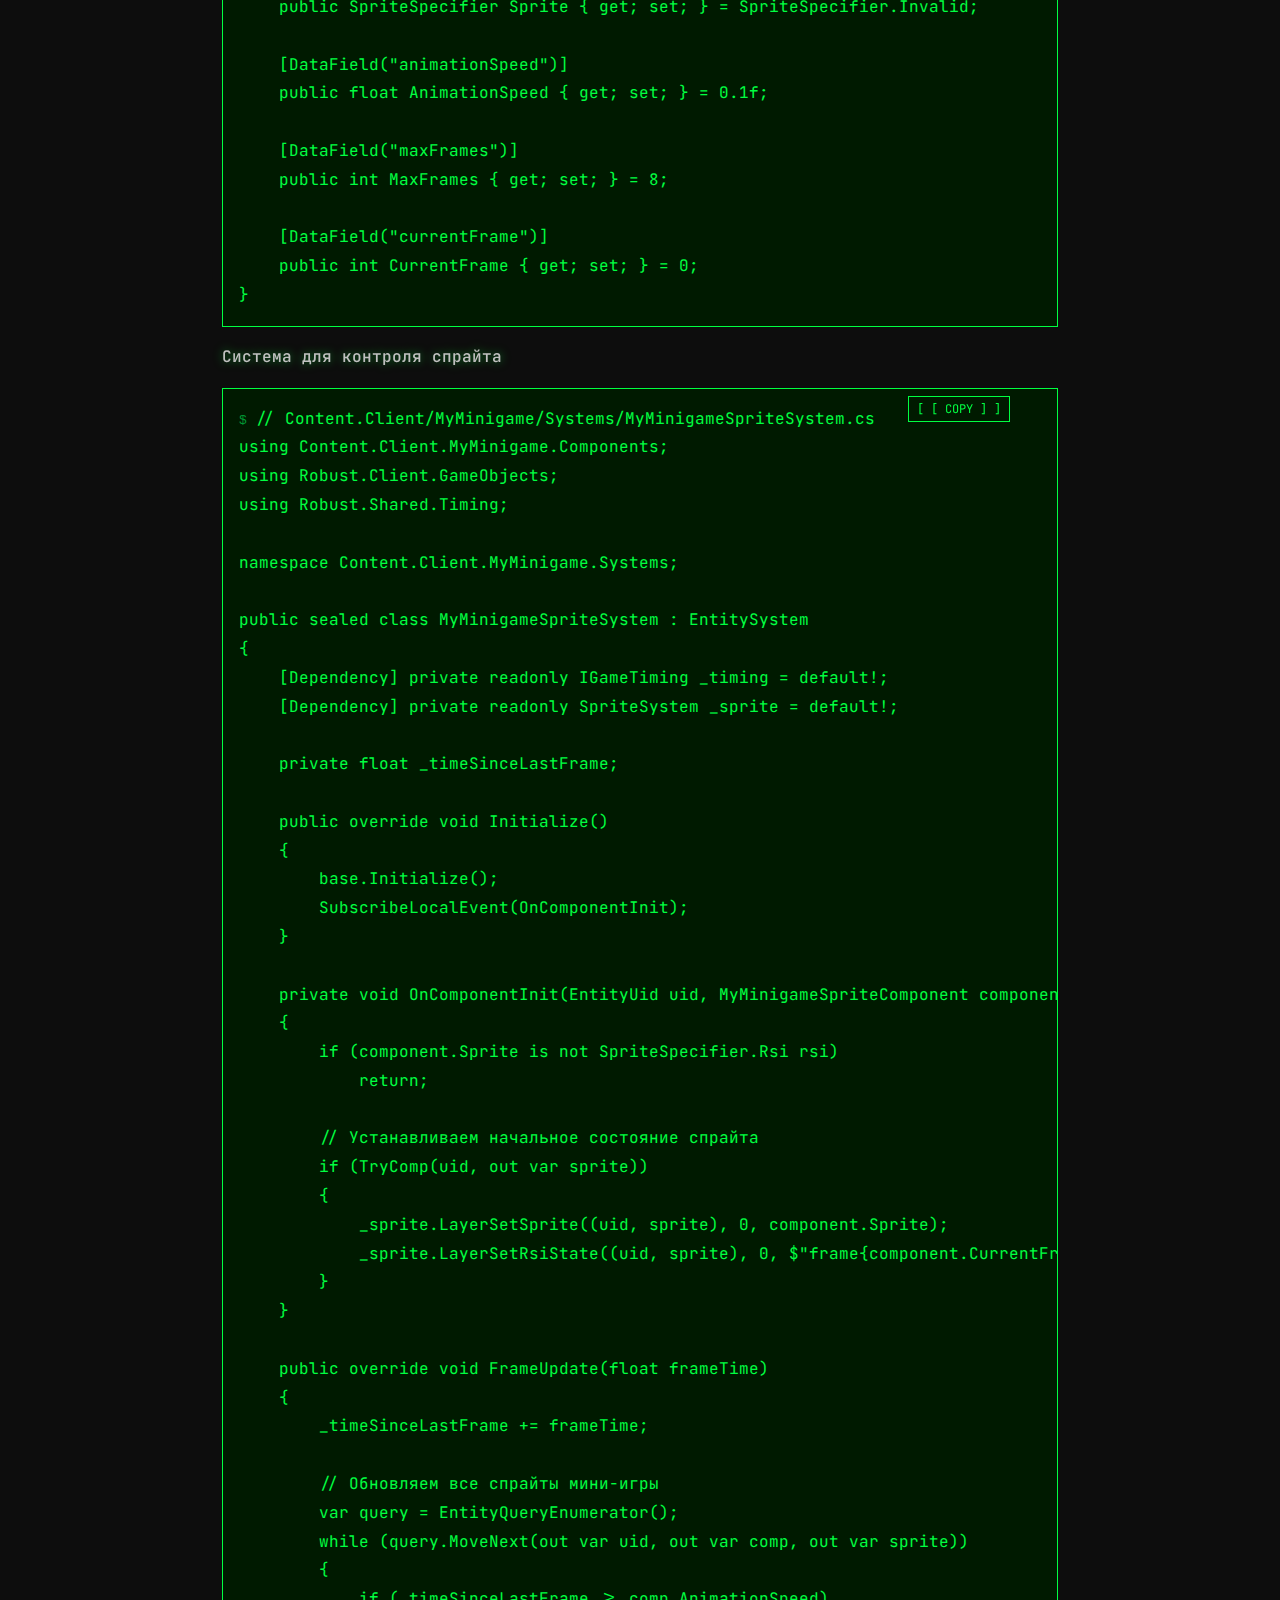
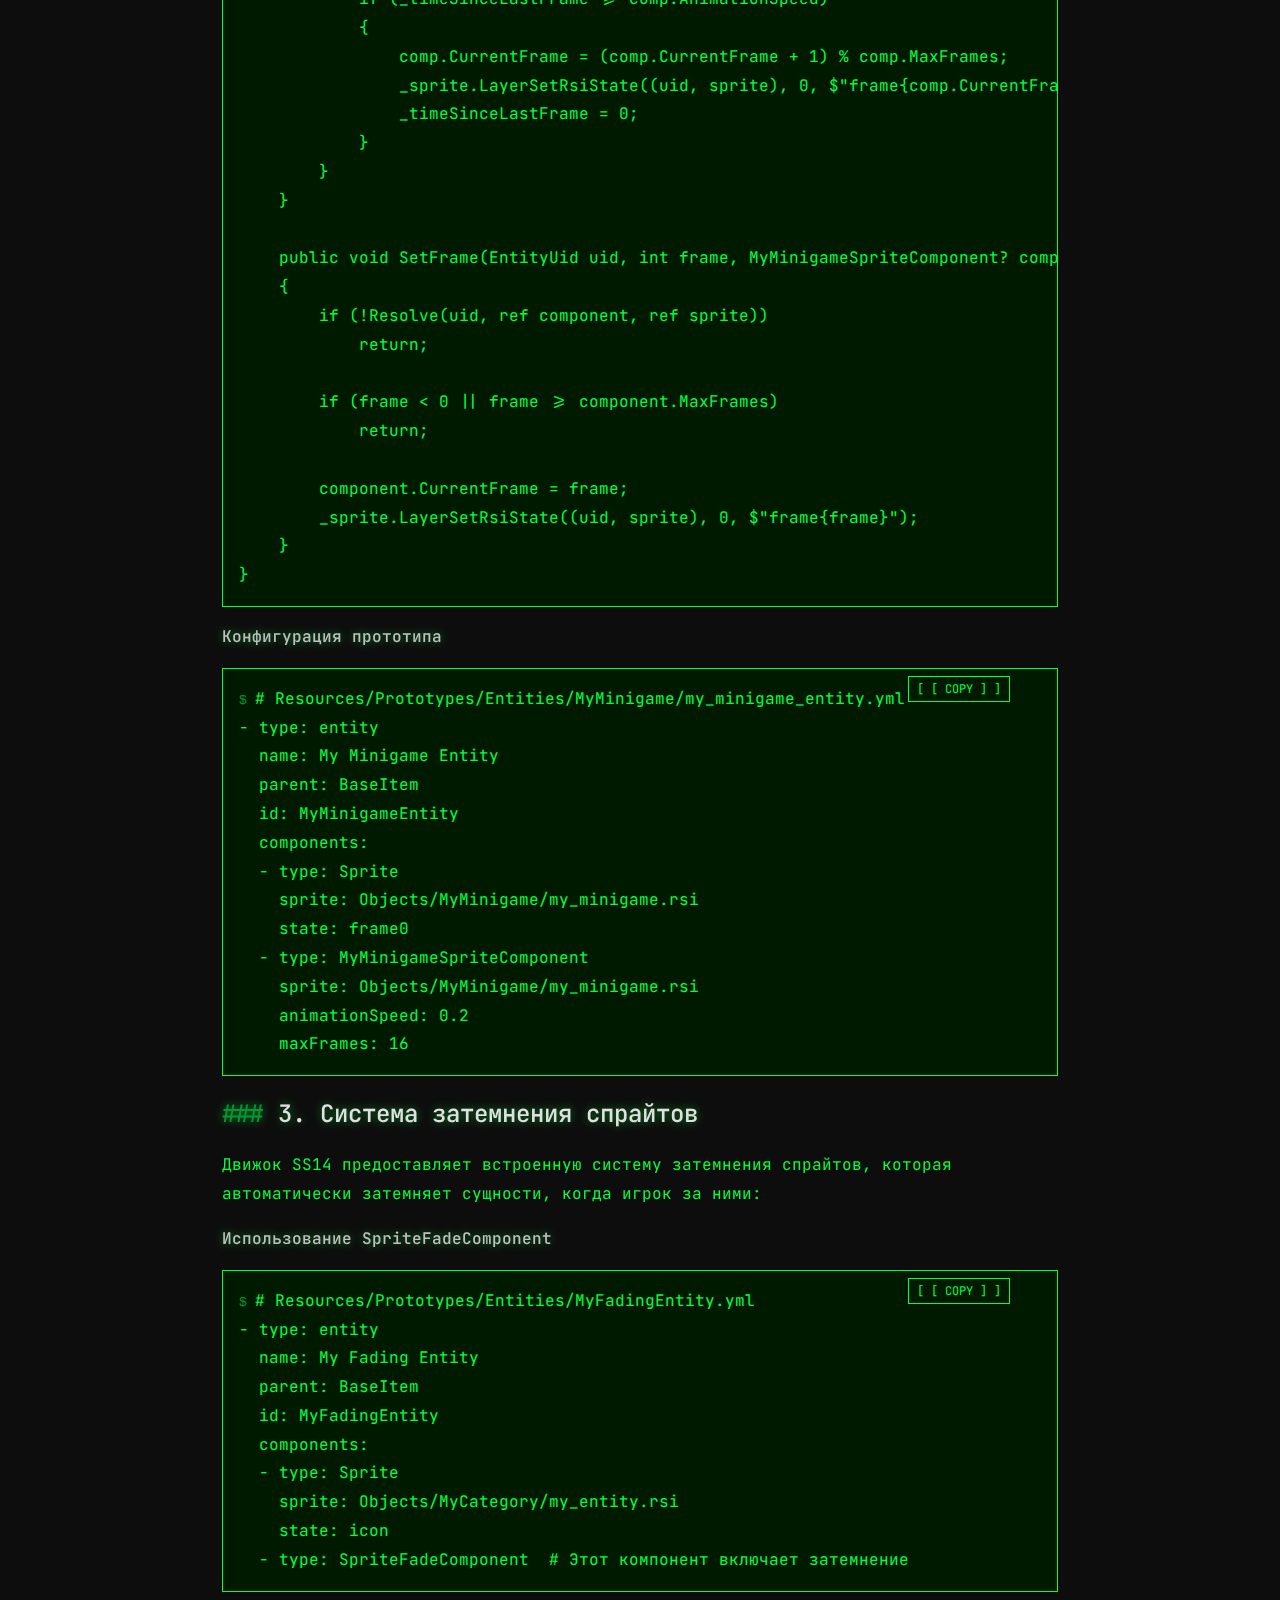
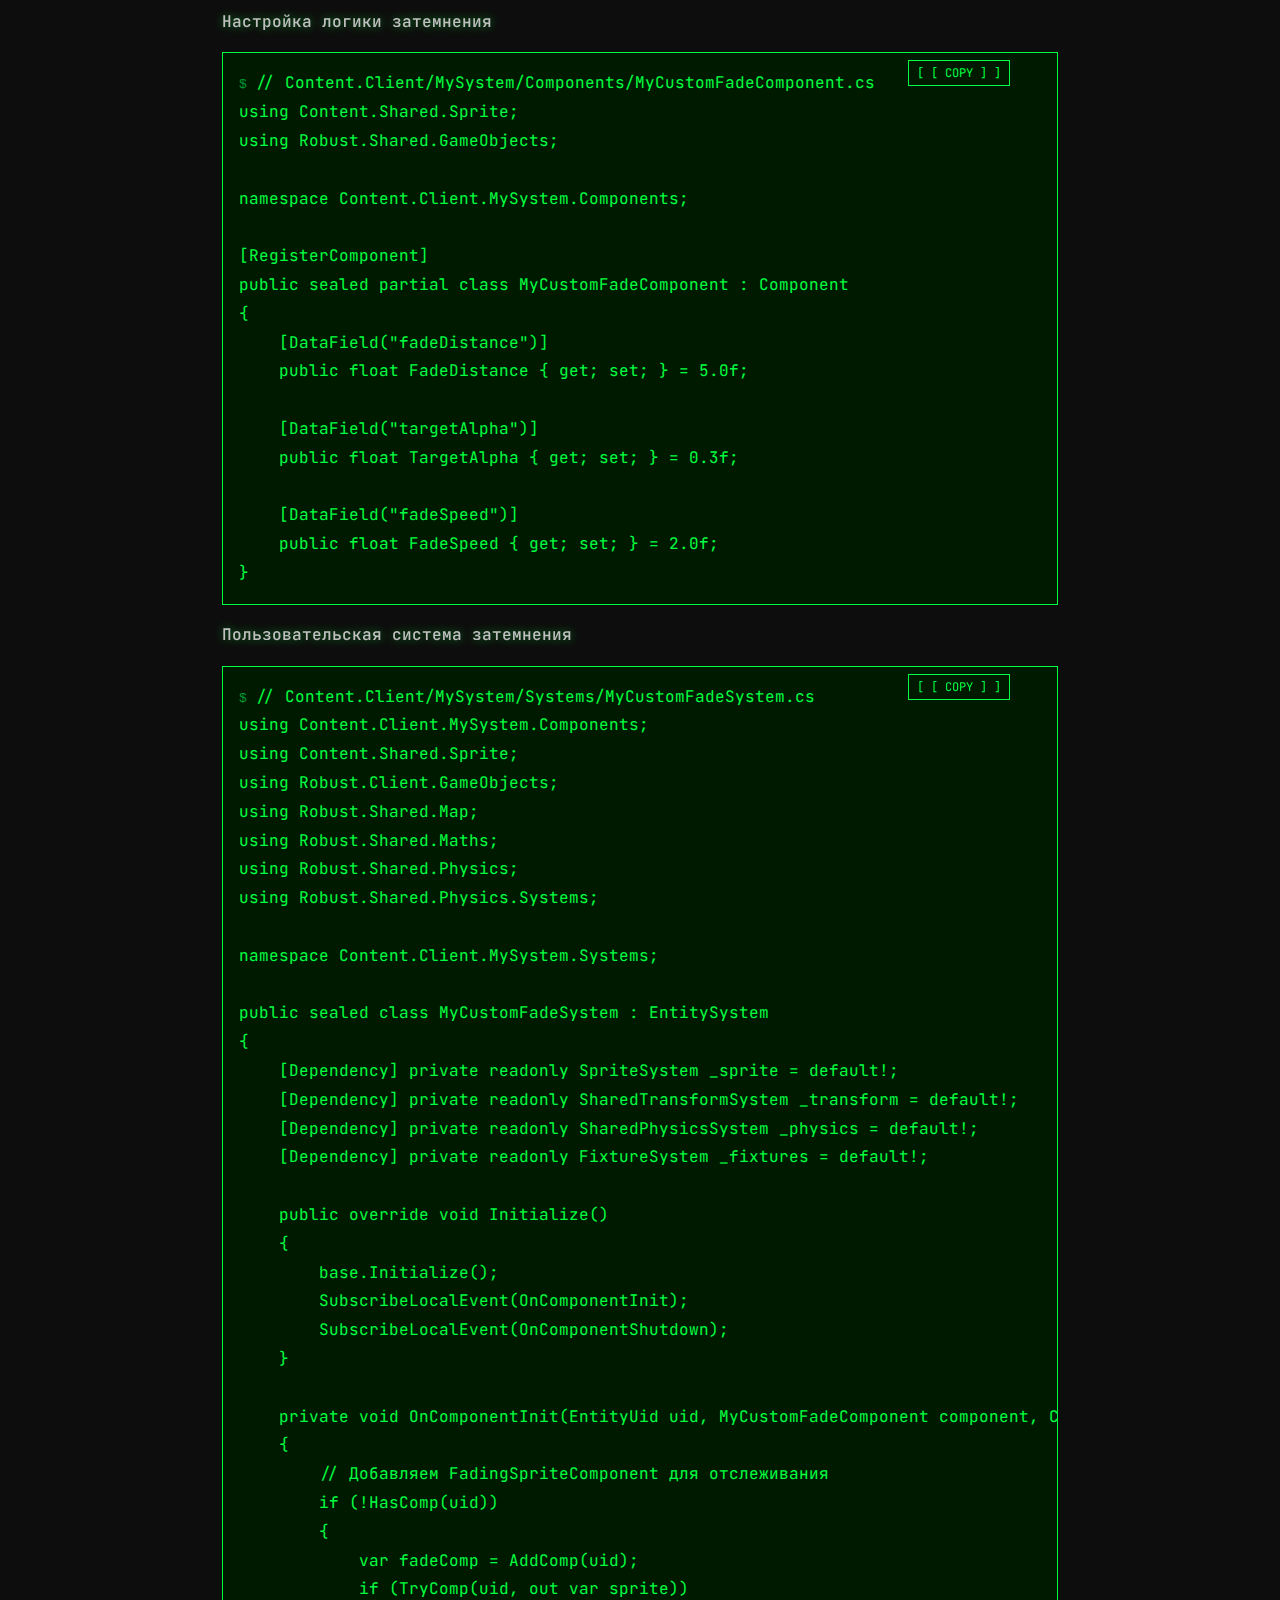
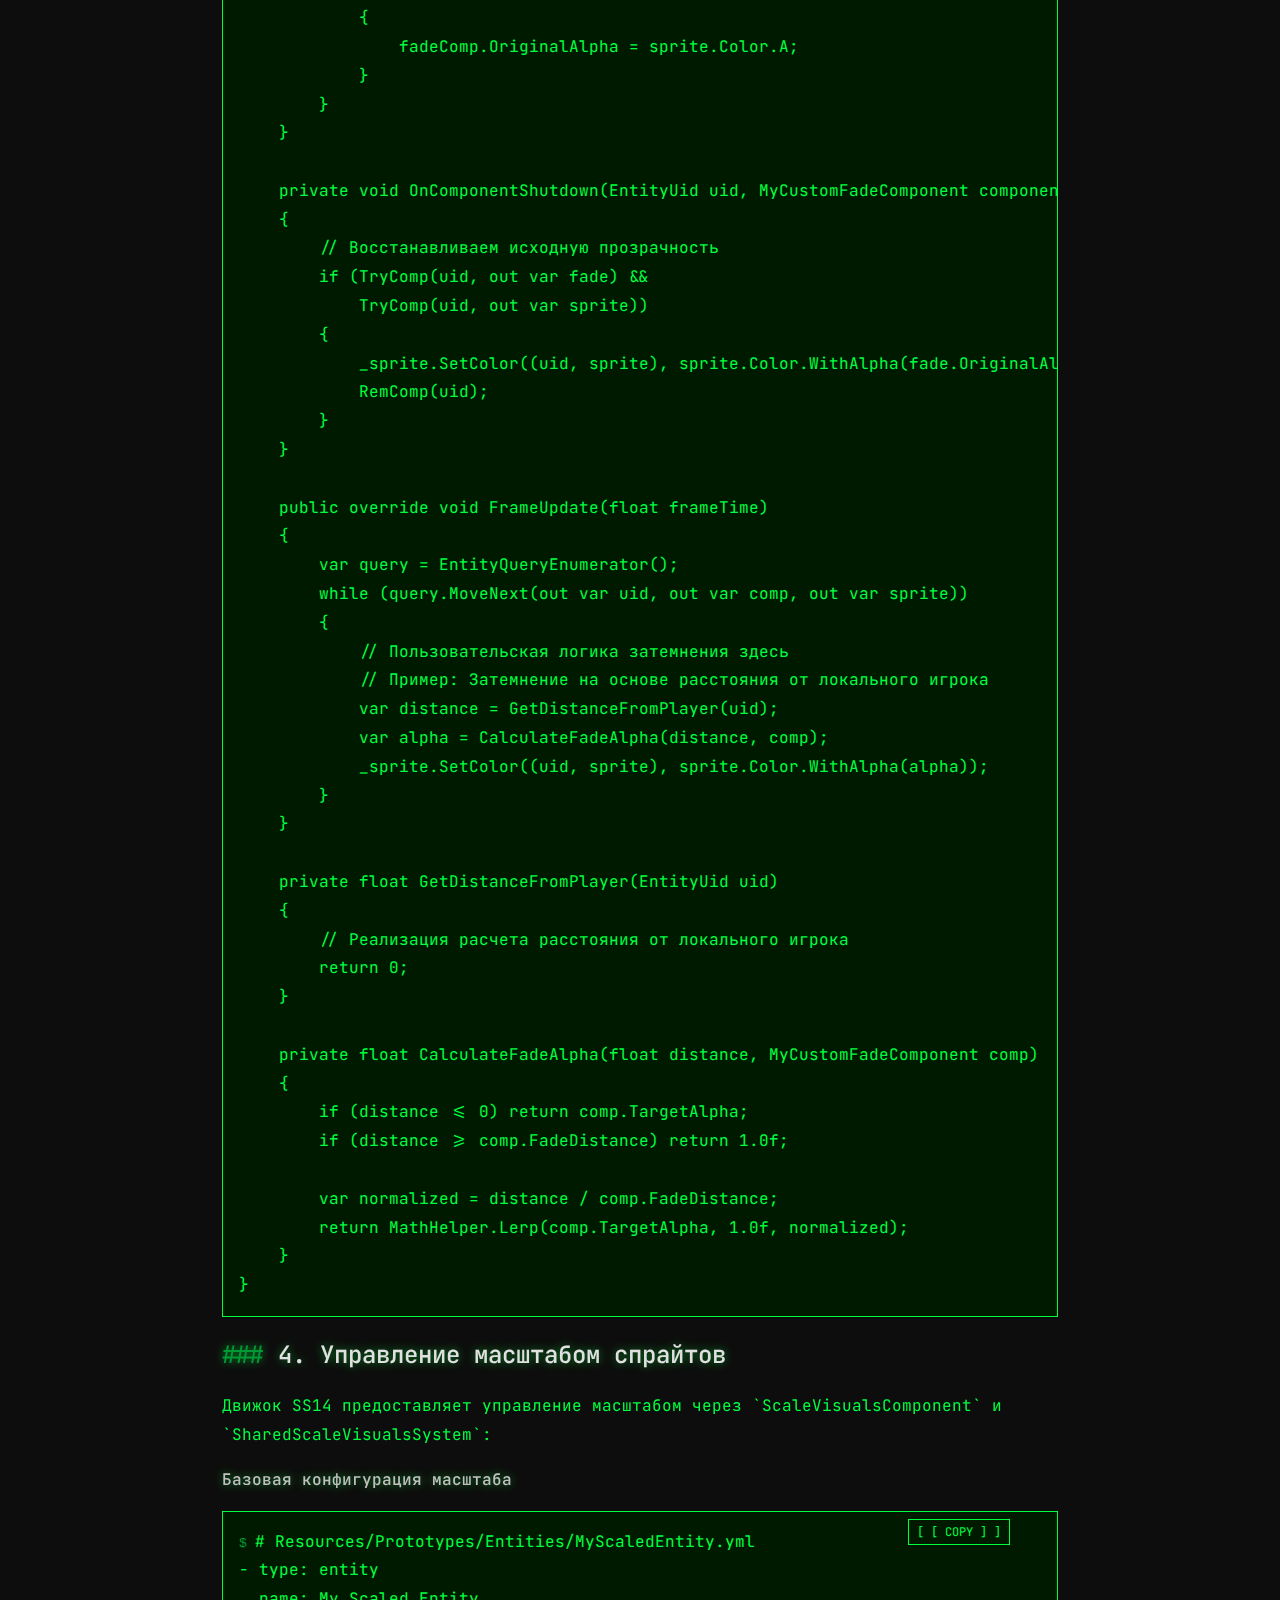
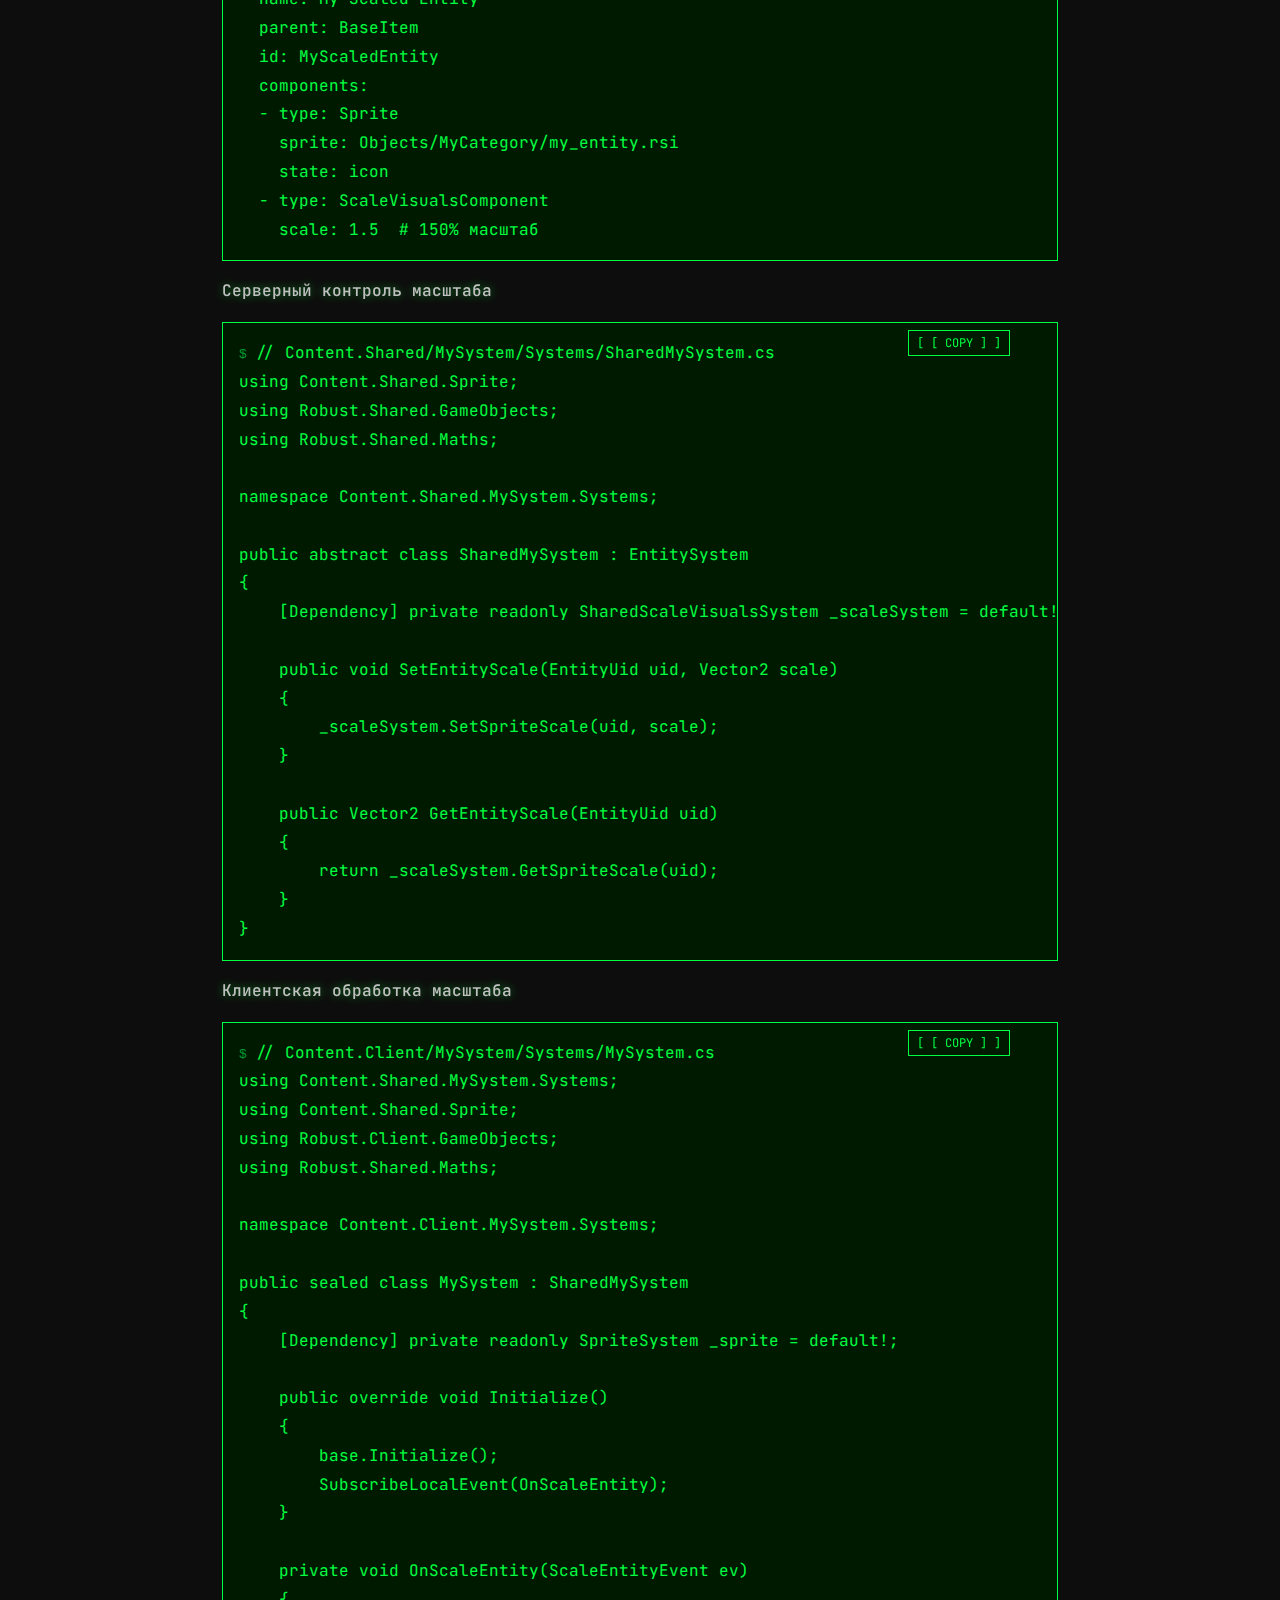
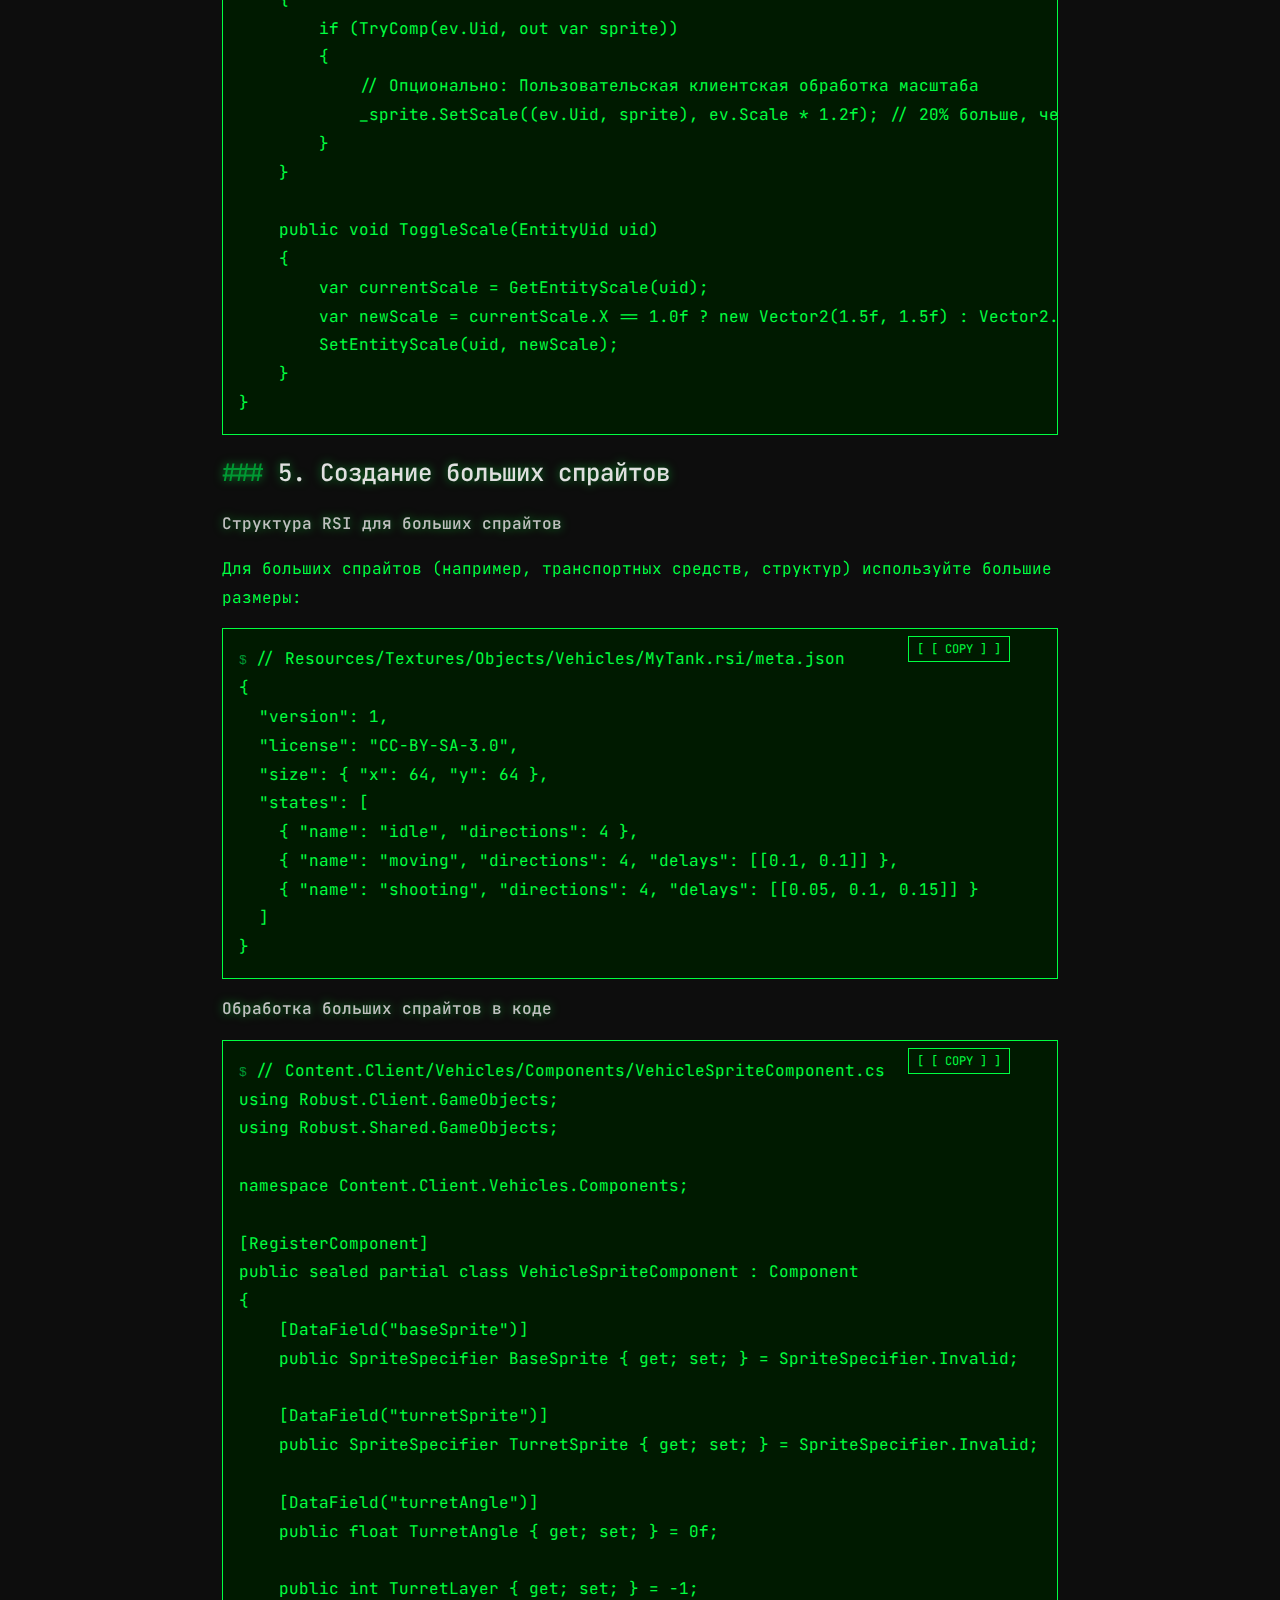
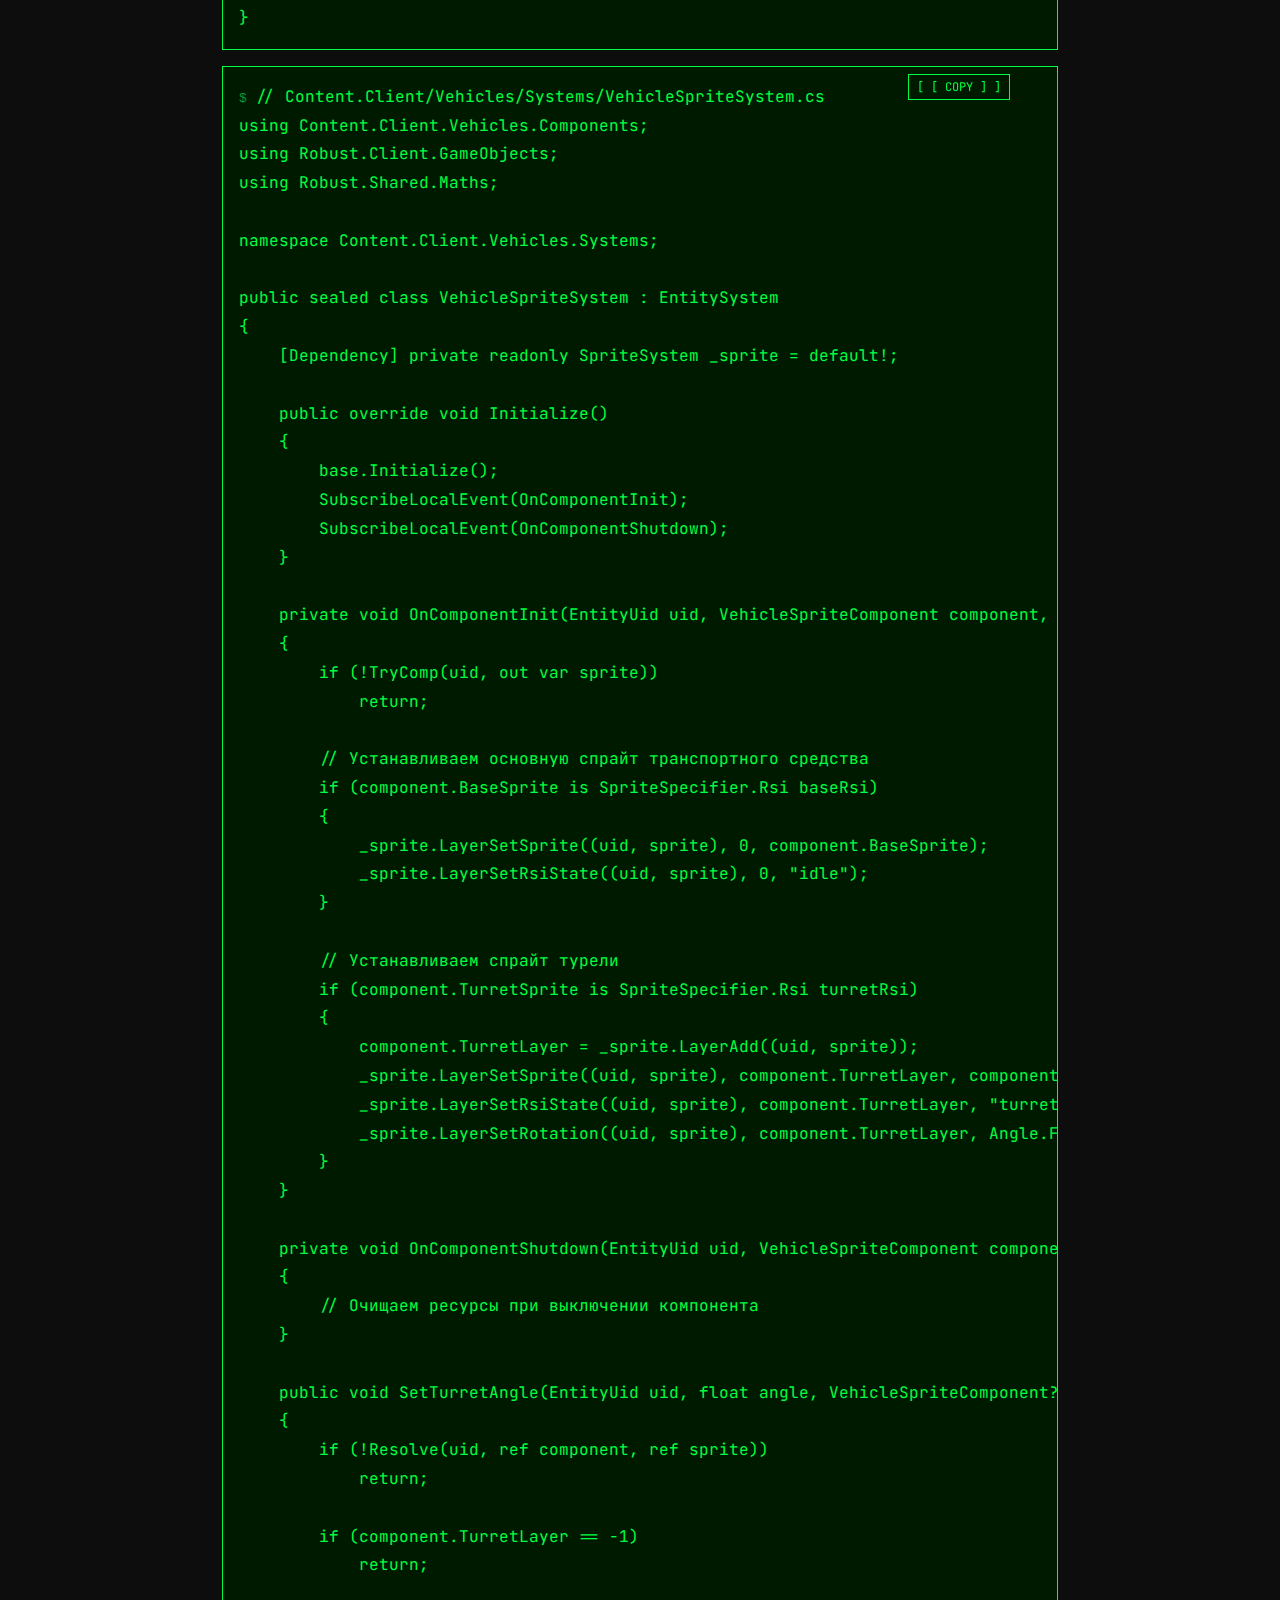
<file: guides/ss14-advanced-sprites.html>
<!DOCTYPE html>
<html lang="ru">
<head>
    <meta charset="UTF-8">
    <meta name="viewport" content="width=device-width, initial-scale=1.0">
    <meta name="description" content="Расширенное использование спрайтов в Space Station 14 - создание пользовательских спрайтов, экспорт, работа с большими спрайтами">
    <meta name="keywords" content="SS14, Space Station 14, спрайты, RSI, анимации, экспорт, разработка, гайд">
    <meta name="author" content="Кейси">
    <link rel="canonical" href="https://bitboxxxer.github.io/guides/ss14-advanced-sprites.html">
    
    <meta property="og:title" content="Расширенное использование спрайтов SS14 - DevGuides">
    <meta property="og:description" content="Полный гайд по расширенному использованию спрайтов в Space Station 14.">
    <meta property="og:type" content="article">
    <meta property="og:url" content="https://bitboxxxer.github.io/guides/ss14-advanced-sprites.html">
    <meta property="og:site_name" content="DevGuides">
    
    <link rel="icon" type="image/x-icon" href="../assets/images/favicon.ico">
    <link rel="icon" type="image/png" sizes="32x32" href="../assets/images/favicon-32x32.png">
    <link rel="icon" type="image/png" sizes="16x16" href="../assets/images/favicon-16x16.png">
    
    <title>DevGuides // Расширенное использование спрайтов SS14</title>
    
    <link rel="preconnect" href="https://fonts.googleapis.com">
    <link rel="preconnect" href="https://fonts.gstatic.com" crossorigin>
    <link href="https://fonts.googleapis.com/css2?family=JetBrains+Mono:wght@300;400;500;700&display=swap" rel="stylesheet">
    
    <link rel="stylesheet" href="../css/style.css">
</head>
<body data-guide-title="Расширенное использование спрайтов в Space Station 14" data-guide-id="SS14_#4">
    <nav class="nav">
        <div class="nav__container">
            <a href="../index.html" class="nav__logo">DevGuides</a>
            <button class="nav__toggle" onclick="toggleNav()">[ MENU ]</button>
            <ul class="nav__links" id="navLinks">
                <li><a href="../index.html" class="nav__link">Главная</a></li>
                <li><a href="../projects.html" class="nav__link">Проекты</a></li>
                <li><a href="../guides.html" class="nav__link nav__link--active">Гайды</a></li>
            </ul>
        </div>
    </nav>

    <section class="hero">
        <div class="hero__content">
            <h1 class="hero__title">Расширенное использование спрайтов в Space Station 14</h1>
            <p class="hero__subtitle">
                SS14_#4 // Создание пользовательских спрайтов, экспорт, работа с большими спрайтами // Время чтения: 60 мин
            </p>
        </div>
    </section>

    <aside class="toc">
        <div class="toc__header">
            <span class="toc__title">СОДЕРЖАНИЕ</span>
            <button class="toc__toggle" onclick="toggleToc()">[ − ]</button>
        </div>
        <nav class="toc__content" id="tocContent">
            <!--прикол JS-->
        </nav>
        <div class="toc__current" id="tocCurrent">
            <span class="toc__current-label">Текущая глава:</span>
            <span class="toc__current-title" id="tocCurrentTitle"></span>
        </div>
    </aside>

    <article class="guide">
        <div class="container">
            <div class="guide__content">
                
                <h2>Введение</h2>
                <p>
                    Этот гайд охватывает расширенное использование спрайтов, включая создание пользовательских спрайтов для систем, модификацию существующих спрайтов и работу с большими спрайтами. Он строится на основах базовой спрайтовой системы, описанной в `ss14-sprite-system.html`.
                </p>

                <h2>Создание пользовательских спрайтов для систем</h2>
                
                <h3>1. ContentSpriteSystem - Инструмент для экспорта спрайтов</h3>
                <p>
                    ContentSpriteSystem предоставляет инструмент для администраторов для экспорта спрайтов во всех 4 направлениях:
                </p>

                <h3>Использование инструмента для экспорта спрайтов</h3>
                <ol>
                    <li><strong>Включите отладочные глаголы</strong> - используйте команду `/adminverbs`</li>
                    <li><strong>Щелкните правой кнопкой мыши любую сущность</strong> в игровом мире</li>
                    <li><strong>Выберите "Export Entity"</strong> из меню отладки</li>
                    <li><strong>Спрайты будут экспортированы в директорию `/Exports`</strong> в формате: `<EntityName>-<Direction>-<EntityId>.png`</li>
                </ol>

                <h3>Настройка поведения экспорта</h3>
                <div class="code-block">
                    <span class="code-block__lang">csharp</span>
                    <pre><code>// Content.Client/Sprite/ContentSpriteSystem.cs (упрощённый вариант)
public sealed class ContentSpriteSystem : EntitySystem
{
    [Dependency] private readonly IClientAdminManager _adminManager = default!;
    [Dependency] private readonly IClyde _clyde = default!;
    [Dependency] private readonly IGameTiming _timing = default!;
    [Dependency] private readonly IResourceManager _resManager = default!;
    [Dependency] private readonly IUserInterfaceManager _ui = default!;

    public static readonly ResPath Exports = new ResPath("/Exports");

    public override void Initialize()
    {
        base.Initialize();
        _resManager.UserData.CreateDir(Exports);
        _ui.RootControl.AddChild(new ContentSpriteControl());
        SubscribeLocalEvent<GetVerbsEvent<Verb>>(GetVerbs);
    }

    public async Task Export(EntityUid entity, bool includeId = true, CancellationToken cancelToken = default)
    {
        var tasks = new Task[4];
        var i = 0;

        foreach (var dir in new Direction[] { Direction.South, Direction.East, Direction.North, Direction.West })
        {
            tasks[i++] = Export(entity, dir, includeId: includeId, cancelToken);
        }

        await Task.WhenAll(tasks);
    }

    private void GetVerbs(GetVerbsEvent<Verb> ev)
    {
        if (!_adminManager.IsAdmin())
            return;

        var verb = new Verb
        {
            Text = Loc.GetString("export-entity-verb-get-data-text"),
            Category = VerbCategory.Debug,
            Act = async () => await Export(ev.Target)
        };

        ev.Verbs.Add(verb);
    }
}</code></pre>
                </div>

                <h3>2. Пользовательские спрайтовые системы в Content.Client</h3>
                
                <h4>Пример 1: Использование RandomSpriteComponent</h4>
                <p>
                    Движок SS14 предоставляет встроенный `RandomSpriteComponent`, который позволяет использовать случайные вариации спрайтов:
                </p>
                <div class="code-block">
                    <span class="code-block__lang">yaml</span>
                    <pre><code># Resources/Prototypes/Entities/MyEntity.yml
- type: entity
  name: My Random Entity
  parent: BaseItem
  id: MyRandomEntity
  components:
  - type: Sprite
    sprite: Objects/MyCategory/my_sprite.rsi
    state: default
  - type: RandomSpriteComponent
    getAllGroups: false  # Если true, использует все доступные группы, а не одну случайную
    available:
      # Группа 1: Красная вариация
      - base:
          state: red_base
        detail:
          state: red_detail
          color: "#ff0000"
      # Группа 2: Синяя вариация
      - base:
          state: blue_base
        detail:
          state: blue_detail
          color: "#0000ff"
      # Группа 3: Зелёная вариация
      - base:
          state: green_base
        detail:
          state: green_detail
          color: "#00ff00"</code></pre>
                </div>

                <h4>Пример 2: Пользовательский спрайтовый компонент для мини-игры</h4>
                <div class="code-block">
                    <span class="code-block__lang">csharp</span>
                    <pre><code>// Content.Client/MyMinigame/Components/MyMinigameSpriteComponent.cs
using Robust.Client.GameObjects;
using Robust.Shared.GameObjects;
using Robust.Shared.Serialization;

namespace Content.Client.MyMinigame.Components;

[RegisterComponent]
public sealed partial class MyMinigameSpriteComponent : Component
{
    [DataField("sprite")]
    public SpriteSpecifier Sprite { get; set; } = SpriteSpecifier.Invalid;

    [DataField("animationSpeed")]
    public float AnimationSpeed { get; set; } = 0.1f;

    [DataField("maxFrames")]
    public int MaxFrames { get; set; } = 8;

    [DataField("currentFrame")]
    public int CurrentFrame { get; set; } = 0;
}</code></pre>
                </div>

                <h4>Система для контроля спрайта</h4>
                <div class="code-block">
                    <span class="code-block__lang">csharp</span>
                    <pre><code>// Content.Client/MyMinigame/Systems/MyMinigameSpriteSystem.cs
using Content.Client.MyMinigame.Components;
using Robust.Client.GameObjects;
using Robust.Shared.Timing;

namespace Content.Client.MyMinigame.Systems;

public sealed class MyMinigameSpriteSystem : EntitySystem
{
    [Dependency] private readonly IGameTiming _timing = default!;
    [Dependency] private readonly SpriteSystem _sprite = default!;

    private float _timeSinceLastFrame;

    public override void Initialize()
    {
        base.Initialize();
        SubscribeLocalEvent<MyMinigameSpriteComponent, ComponentInit>(OnComponentInit);
    }

    private void OnComponentInit(EntityUid uid, MyMinigameSpriteComponent component, ComponentInit args)
    {
        if (component.Sprite is not SpriteSpecifier.Rsi rsi)
            return;

        // Устанавливаем начальное состояние спрайта
        if (TryComp<SpriteComponent>(uid, out var sprite))
        {
            _sprite.LayerSetSprite((uid, sprite), 0, component.Sprite);
            _sprite.LayerSetRsiState((uid, sprite), 0, $"frame{component.CurrentFrame}");
        }
    }

    public override void FrameUpdate(float frameTime)
    {
        _timeSinceLastFrame += frameTime;

        // Обновляем все спрайты мини-игры
        var query = EntityQueryEnumerator<MyMinigameSpriteComponent, SpriteComponent>();
        while (query.MoveNext(out var uid, out var comp, out var sprite))
        {
            if (_timeSinceLastFrame >= comp.AnimationSpeed)
            {
                comp.CurrentFrame = (comp.CurrentFrame + 1) % comp.MaxFrames;
                _sprite.LayerSetRsiState((uid, sprite), 0, $"frame{comp.CurrentFrame}");
                _timeSinceLastFrame = 0;
            }
        }
    }

    public void SetFrame(EntityUid uid, int frame, MyMinigameSpriteComponent? component = null, SpriteComponent? sprite = null)
    {
        if (!Resolve(uid, ref component, ref sprite))
            return;

        if (frame < 0 || frame >= component.MaxFrames)
            return;

        component.CurrentFrame = frame;
        _sprite.LayerSetRsiState((uid, sprite), 0, $"frame{frame}");
    }
}</code></pre>
                </div>

                <h4>Конфигурация прототипа</h4>
                <div class="code-block">
                    <span class="code-block__lang">yaml</span>
                    <pre><code># Resources/Prototypes/Entities/MyMinigame/my_minigame_entity.yml
- type: entity
  name: My Minigame Entity
  parent: BaseItem
  id: MyMinigameEntity
  components:
  - type: Sprite
    sprite: Objects/MyMinigame/my_minigame.rsi
    state: frame0
  - type: MyMinigameSpriteComponent
    sprite: Objects/MyMinigame/my_minigame.rsi
    animationSpeed: 0.2
    maxFrames: 16</code></pre>
                </div>

                <h3>3. Система затемнения спрайтов</h3>
                <p>
                    Движок SS14 предоставляет встроенную систему затемнения спрайтов, которая автоматически затемняет сущности, когда игрок за ними:
                </p>

                <h4>Использование SpriteFadeComponent</h4>
                <div class="code-block">
                    <span class="code-block__lang">yaml</span>
                    <pre><code># Resources/Prototypes/Entities/MyFadingEntity.yml
- type: entity
  name: My Fading Entity
  parent: BaseItem
  id: MyFadingEntity
  components:
  - type: Sprite
    sprite: Objects/MyCategory/my_entity.rsi
    state: icon
  - type: SpriteFadeComponent  # Этот компонент включает затемнение</code></pre>
                </div>

                <h4>Настройка логики затемнения</h4>
                <div class="code-block">
                    <span class="code-block__lang">csharp</span>
                    <pre><code>// Content.Client/MySystem/Components/MyCustomFadeComponent.cs
using Content.Shared.Sprite;
using Robust.Shared.GameObjects;

namespace Content.Client.MySystem.Components;

[RegisterComponent]
public sealed partial class MyCustomFadeComponent : Component
{
    [DataField("fadeDistance")]
    public float FadeDistance { get; set; } = 5.0f;

    [DataField("targetAlpha")]
    public float TargetAlpha { get; set; } = 0.3f;

    [DataField("fadeSpeed")]
    public float FadeSpeed { get; set; } = 2.0f;
}</code></pre>
                </div>

                <h4>Пользовательская система затемнения</h4>
                <div class="code-block">
                    <span class="code-block__lang">csharp</span>
                    <pre><code>// Content.Client/MySystem/Systems/MyCustomFadeSystem.cs
using Content.Client.MySystem.Components;
using Content.Shared.Sprite;
using Robust.Client.GameObjects;
using Robust.Shared.Map;
using Robust.Shared.Maths;
using Robust.Shared.Physics;
using Robust.Shared.Physics.Systems;

namespace Content.Client.MySystem.Systems;

public sealed class MyCustomFadeSystem : EntitySystem
{
    [Dependency] private readonly SpriteSystem _sprite = default!;
    [Dependency] private readonly SharedTransformSystem _transform = default!;
    [Dependency] private readonly SharedPhysicsSystem _physics = default!;
    [Dependency] private readonly FixtureSystem _fixtures = default!;

    public override void Initialize()
    {
        base.Initialize();
        SubscribeLocalEvent<MyCustomFadeComponent, ComponentInit>(OnComponentInit);
        SubscribeLocalEvent<MyCustomFadeComponent, ComponentShutdown>(OnComponentShutdown);
    }

    private void OnComponentInit(EntityUid uid, MyCustomFadeComponent component, ComponentInit args)
    {
        // Добавляем FadingSpriteComponent для отслеживания
        if (!HasComp<FadingSpriteComponent>(uid))
        {
            var fadeComp = AddComp<FadingSpriteComponent>(uid);
            if (TryComp<SpriteComponent>(uid, out var sprite))
            {
                fadeComp.OriginalAlpha = sprite.Color.A;
            }
        }
    }

    private void OnComponentShutdown(EntityUid uid, MyCustomFadeComponent component, ComponentShutdown args)
    {
        // Восстанавливаем исходную прозрачность
        if (TryComp<FadingSpriteComponent>(uid, out var fade) &&
            TryComp<SpriteComponent>(uid, out var sprite))
        {
            _sprite.SetColor((uid, sprite), sprite.Color.WithAlpha(fade.OriginalAlpha));
            RemComp<FadingSpriteComponent>(uid);
        }
    }

    public override void FrameUpdate(float frameTime)
    {
        var query = EntityQueryEnumerator<MyCustomFadeComponent, SpriteComponent>();
        while (query.MoveNext(out var uid, out var comp, out var sprite))
        {
            // Пользовательская логика затемнения здесь
            // Пример: Затемнение на основе расстояния от локального игрока
            var distance = GetDistanceFromPlayer(uid);
            var alpha = CalculateFadeAlpha(distance, comp);
            _sprite.SetColor((uid, sprite), sprite.Color.WithAlpha(alpha));
        }
    }

    private float GetDistanceFromPlayer(EntityUid uid)
    {
        // Реализация расчета расстояния от локального игрока
        return 0;
    }

    private float CalculateFadeAlpha(float distance, MyCustomFadeComponent comp)
    {
        if (distance <= 0) return comp.TargetAlpha;
        if (distance >= comp.FadeDistance) return 1.0f;

        var normalized = distance / comp.FadeDistance;
        return MathHelper.Lerp(comp.TargetAlpha, 1.0f, normalized);
    }
}</code></pre>
                </div>

                <h3>4. Управление масштабом спрайтов</h3>
                <p>
                    Движок SS14 предоставляет управление масштабом через `ScaleVisualsComponent` и `SharedScaleVisualsSystem`:
                </p>

                <h4>Базовая конфигурация масштаба</h4>
                <div class="code-block">
                    <span class="code-block__lang">yaml</span>
                    <pre><code># Resources/Prototypes/Entities/MyScaledEntity.yml
- type: entity
  name: My Scaled Entity
  parent: BaseItem
  id: MyScaledEntity
  components:
  - type: Sprite
    sprite: Objects/MyCategory/my_entity.rsi
    state: icon
  - type: ScaleVisualsComponent
    scale: 1.5  # 150% масштаб</code></pre>
                </div>

                <h4>Серверный контроль масштаба</h4>
                <div class="code-block">
                    <span class="code-block__lang">csharp</span>
                    <pre><code>// Content.Shared/MySystem/Systems/SharedMySystem.cs
using Content.Shared.Sprite;
using Robust.Shared.GameObjects;
using Robust.Shared.Maths;

namespace Content.Shared.MySystem.Systems;

public abstract class SharedMySystem : EntitySystem
{
    [Dependency] private readonly SharedScaleVisualsSystem _scaleSystem = default!;

    public void SetEntityScale(EntityUid uid, Vector2 scale)
    {
        _scaleSystem.SetSpriteScale(uid, scale);
    }

    public Vector2 GetEntityScale(EntityUid uid)
    {
        return _scaleSystem.GetSpriteScale(uid);
    }
}</code></pre>
                </div>

                <h4>Клиентская обработка масштаба</h4>
                <div class="code-block">
                    <span class="code-block__lang">csharp</span>
                    <pre><code>// Content.Client/MySystem/Systems/MySystem.cs
using Content.Shared.MySystem.Systems;
using Content.Shared.Sprite;
using Robust.Client.GameObjects;
using Robust.Shared.Maths;

namespace Content.Client.MySystem.Systems;

public sealed class MySystem : SharedMySystem
{
    [Dependency] private readonly SpriteSystem _sprite = default!;

    public override void Initialize()
    {
        base.Initialize();
        SubscribeLocalEvent<ScaleEntityEvent>(OnScaleEntity);
    }

    private void OnScaleEntity(ScaleEntityEvent ev)
    {
        if (TryComp<SpriteComponent>(ev.Uid, out var sprite))
        {
            // Опционально: Пользовательская клиентская обработка масштаба
            _sprite.SetScale((ev.Uid, sprite), ev.Scale * 1.2f); // 20% больше, чем указано на сервере
        }
    }

    public void ToggleScale(EntityUid uid)
    {
        var currentScale = GetEntityScale(uid);
        var newScale = currentScale.X == 1.0f ? new Vector2(1.5f, 1.5f) : Vector2.One;
        SetEntityScale(uid, newScale);
    }
}</code></pre>
                </div>

                <h3>5. Создание больших спрайтов</h3>
                
                <h4>Структура RSI для больших спрайтов</h4>
                <p>
                    Для больших спрайтов (например, транспортных средств, структур) используйте большие размеры:
                </p>
                <div class="code-block">
                    <span class="code-block__lang">json</span>
                    <pre><code>// Resources/Textures/Objects/Vehicles/MyTank.rsi/meta.json
{
  "version": 1,
  "license": "CC-BY-SA-3.0",
  "size": { "x": 64, "y": 64 },
  "states": [
    { "name": "idle", "directions": 4 },
    { "name": "moving", "directions": 4, "delays": [[0.1, 0.1]] },
    { "name": "shooting", "directions": 4, "delays": [[0.05, 0.1, 0.15]] }
  ]
}</code></pre>
                </div>

                <h4>Обработка больших спрайтов в коде</h4>
                <div class="code-block">
                    <span class="code-block__lang">csharp</span>
                    <pre><code>// Content.Client/Vehicles/Components/VehicleSpriteComponent.cs
using Robust.Client.GameObjects;
using Robust.Shared.GameObjects;

namespace Content.Client.Vehicles.Components;

[RegisterComponent]
public sealed partial class VehicleSpriteComponent : Component
{
    [DataField("baseSprite")]
    public SpriteSpecifier BaseSprite { get; set; } = SpriteSpecifier.Invalid;

    [DataField("turretSprite")]
    public SpriteSpecifier TurretSprite { get; set; } = SpriteSpecifier.Invalid;

    [DataField("turretAngle")]
    public float TurretAngle { get; set; } = 0f;

    public int TurretLayer { get; set; } = -1;
}</code></pre>
                </div>

                <div class="code-block">
                    <span class="code-block__lang">csharp</span>
                    <pre><code>// Content.Client/Vehicles/Systems/VehicleSpriteSystem.cs
using Content.Client.Vehicles.Components;
using Robust.Client.GameObjects;
using Robust.Shared.Maths;

namespace Content.Client.Vehicles.Systems;

public sealed class VehicleSpriteSystem : EntitySystem
{
    [Dependency] private readonly SpriteSystem _sprite = default!;

    public override void Initialize()
    {
        base.Initialize();
        SubscribeLocalEvent<VehicleSpriteComponent, ComponentInit>(OnComponentInit);
        SubscribeLocalEvent<VehicleSpriteComponent, ComponentShutdown>(OnComponentShutdown);
    }

    private void OnComponentInit(EntityUid uid, VehicleSpriteComponent component, ComponentInit args)
    {
        if (!TryComp<SpriteComponent>(uid, out var sprite))
            return;

        // Устанавливаем основную спрайт транспортного средства
        if (component.BaseSprite is SpriteSpecifier.Rsi baseRsi)
        {
            _sprite.LayerSetSprite((uid, sprite), 0, component.BaseSprite);
            _sprite.LayerSetRsiState((uid, sprite), 0, "idle");
        }

        // Устанавливаем спрайт турели
        if (component.TurretSprite is SpriteSpecifier.Rsi turretRsi)
        {
            component.TurretLayer = _sprite.LayerAdd((uid, sprite));
            _sprite.LayerSetSprite((uid, sprite), component.TurretLayer, component.TurretSprite);
            _sprite.LayerSetRsiState((uid, sprite), component.TurretLayer, "turret");
            _sprite.LayerSetRotation((uid, sprite), component.TurretLayer, Angle.FromDegrees(component.TurretAngle));
        }
    }

    private void OnComponentShutdown(EntityUid uid, VehicleSpriteComponent component, ComponentShutdown args)
    {
        // Очищаем ресурсы при выключении компонента
    }

    public void SetTurretAngle(EntityUid uid, float angle, VehicleSpriteComponent? component = null, SpriteComponent? sprite = null)
    {
        if (!Resolve(uid, ref component, ref sprite))
            return;

        if (component.TurretLayer == -1)
            return;

        component.TurretAngle = angle;
        _sprite.LayerSetRotation((uid, sprite), component.TurretLayer, Angle.FromDegrees(angle));
    }
}</code></pre>
                </div>

                <h2>Советы по оптимизации спрайтов</h2>
                
                <h3>Лучшие практики</h3>
                <ul>
                    <li>Используйте спрайты одинакового размера для упрощения работы с атласами</li>
                    <li>Избегайте слишком мелких или слишком больших спрайтов</li>
                    <li>Оптимизируйте количество состояний спрайтов</li>
                    <li>Используйте сжатие PNG для уменьшения размера файлов</li>
                    <li>Избегайте прозрачности там, где она не нужна</li>
                    <li>Используйте спрайтовые атласы для группировки связанных спрайтов</li>
                </ul>

                <h2>Заключение</h2>
                <p>
                    Расширенное использование спрайтов в Space Station 14 открывает широкие возможности для создания уникальных визуальных эффектов и высококачественного контента. Понимание инструментов экспорта, работы с большими спрайтами и динамической модификации спрайтов помогает разработчикам создавать более интересные и привлекательные игры.
                </p>

                <h3>Полезные ссылки</h3>
                <ul>
                    <li><a href="ss14-sprite-system.html">Архитектура спрайтовой системы SS14</a></li>
                    <li><a href="ss14-prototypes.html">Прототипы в SS14</a></li>
                    <li><a href="ss14-xaml-ui.html">XAML UI для SS14</a></li>
                </ul>
            </div>

            <nav class="guide-nav">
                <a href="ss14-sprite-system.html" class="guide-nav__link guide-nav__link--prev">
                    Предыдущий гайд: Архитектура спрайтовой системы SS14
                </a>
                <a href="../guides.html" class="btn">
                    Все гайды
                </a>
                <a href="guide-template.html" class="guide-nav__link guide-nav__link--next">
                    Следующий гайд
                </a>
            </nav>
        </div>
    </article>

    <script src="../js/main.js"></script>
</body>
</html>
</file>
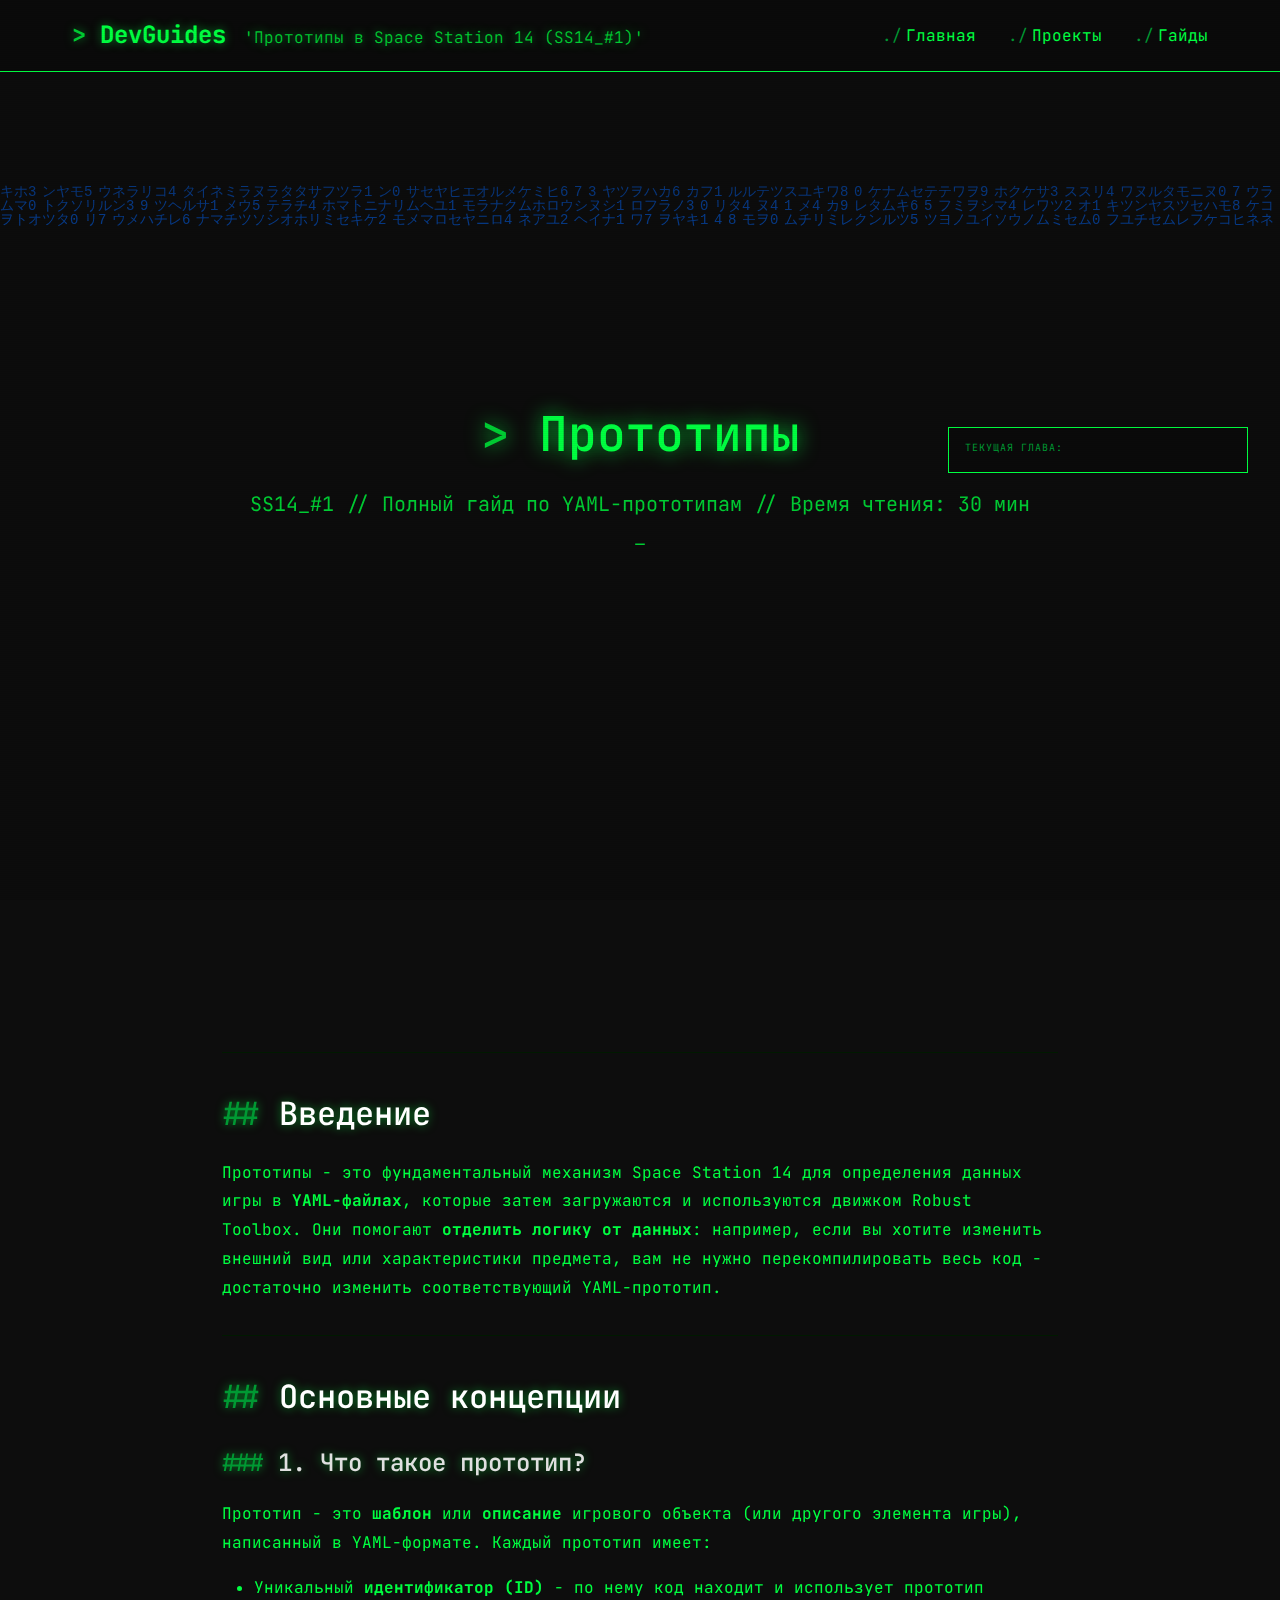
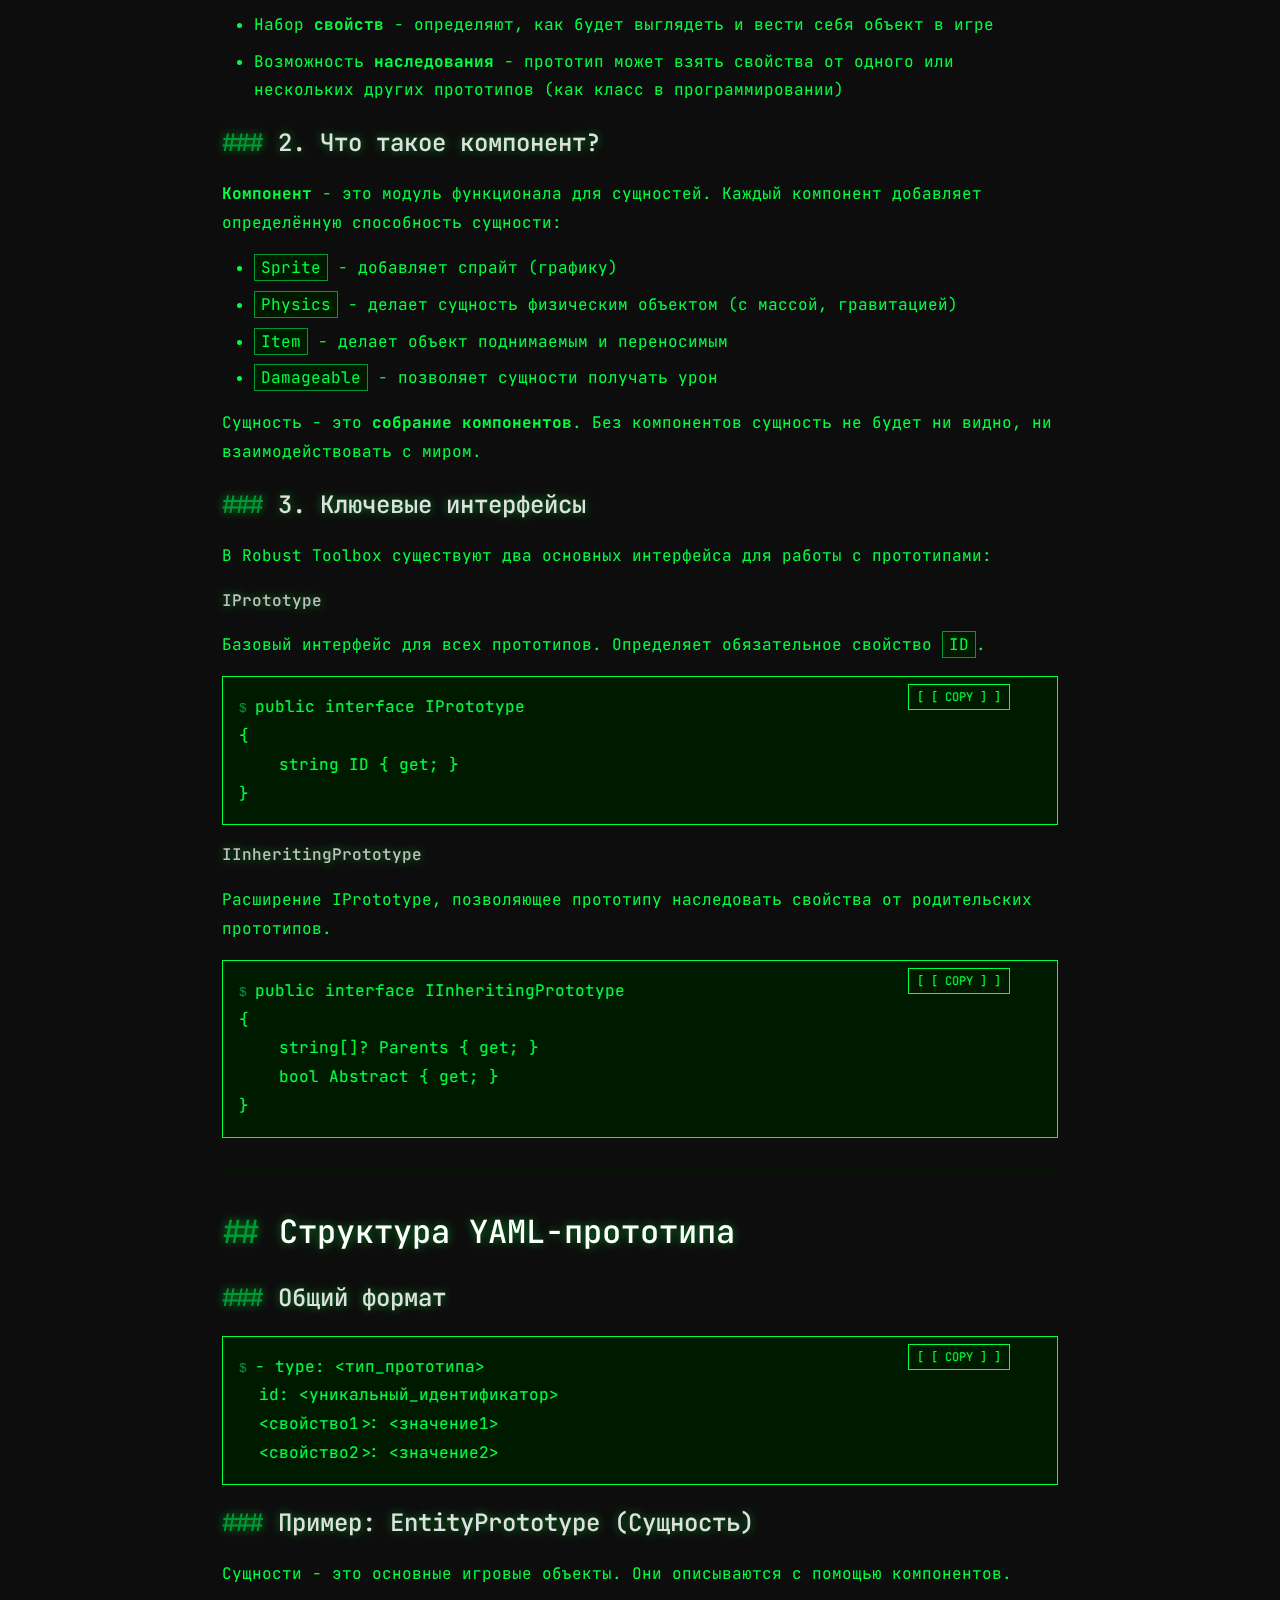
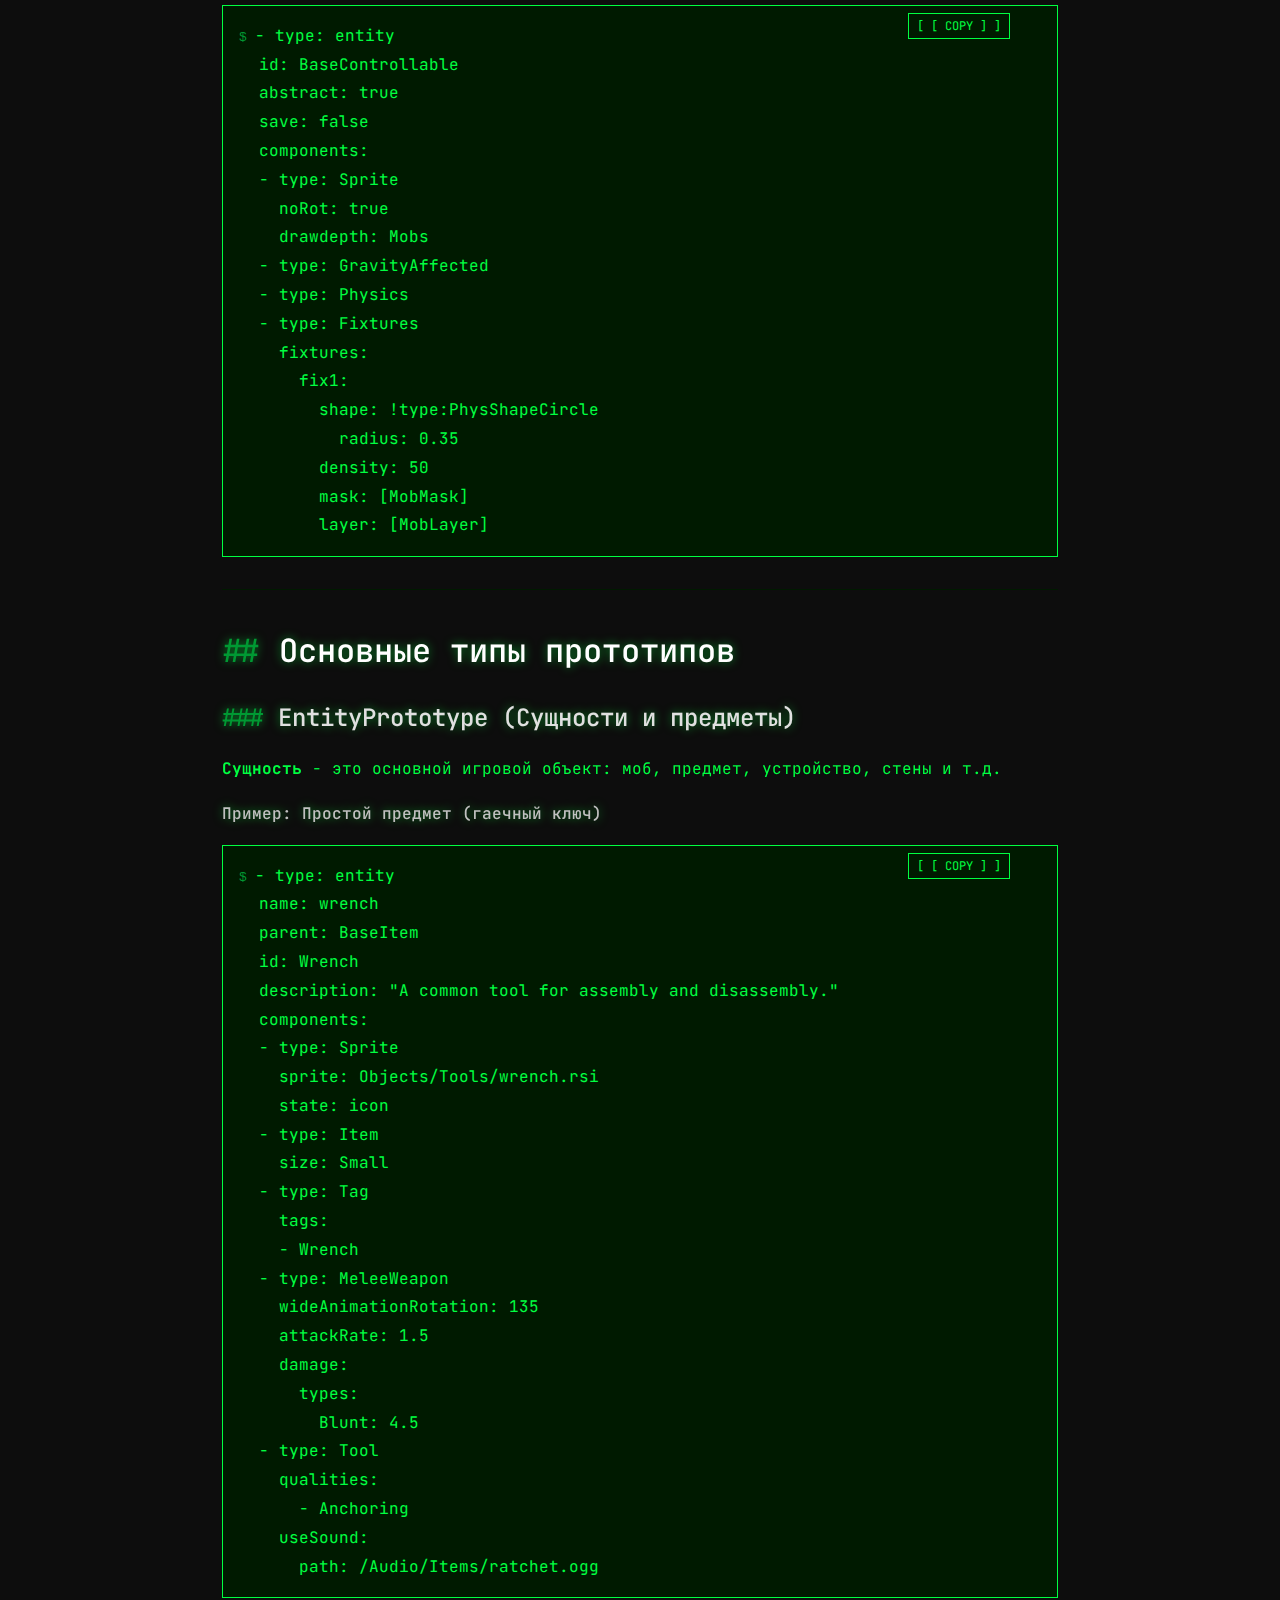
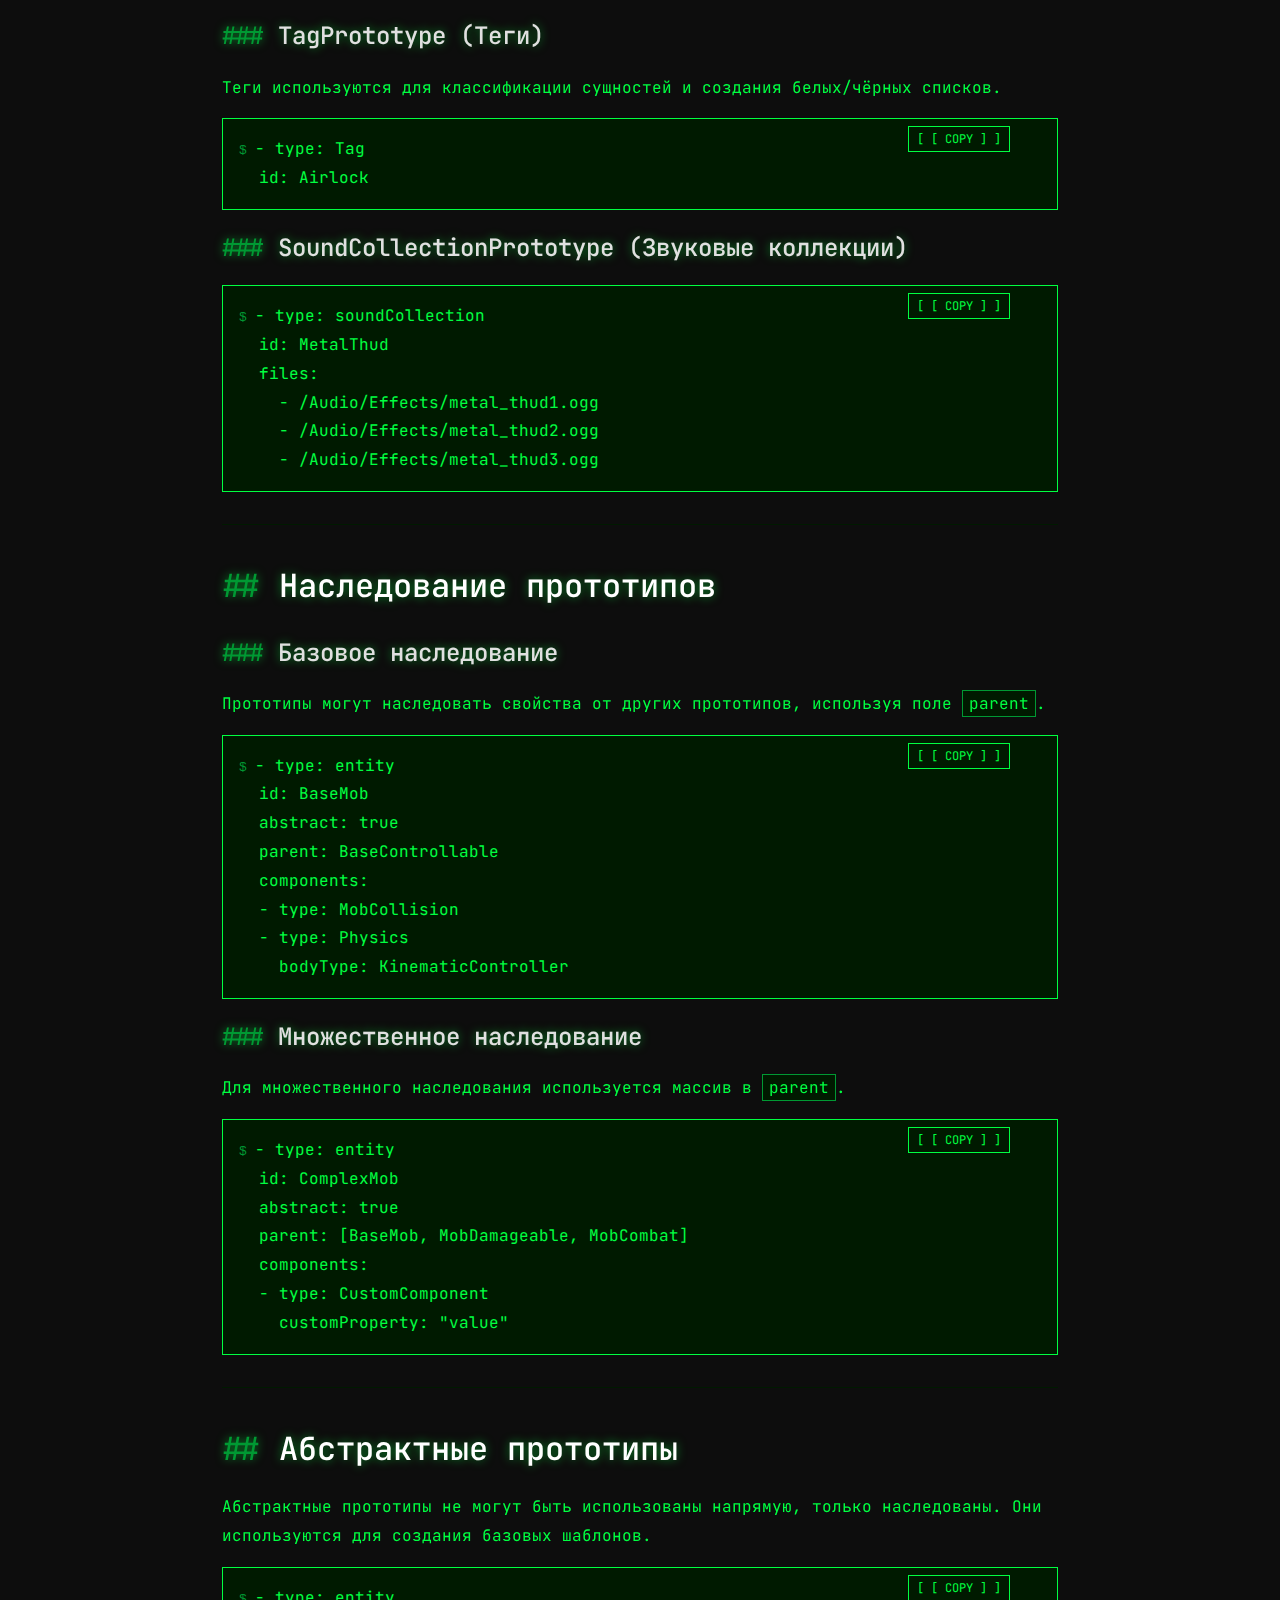
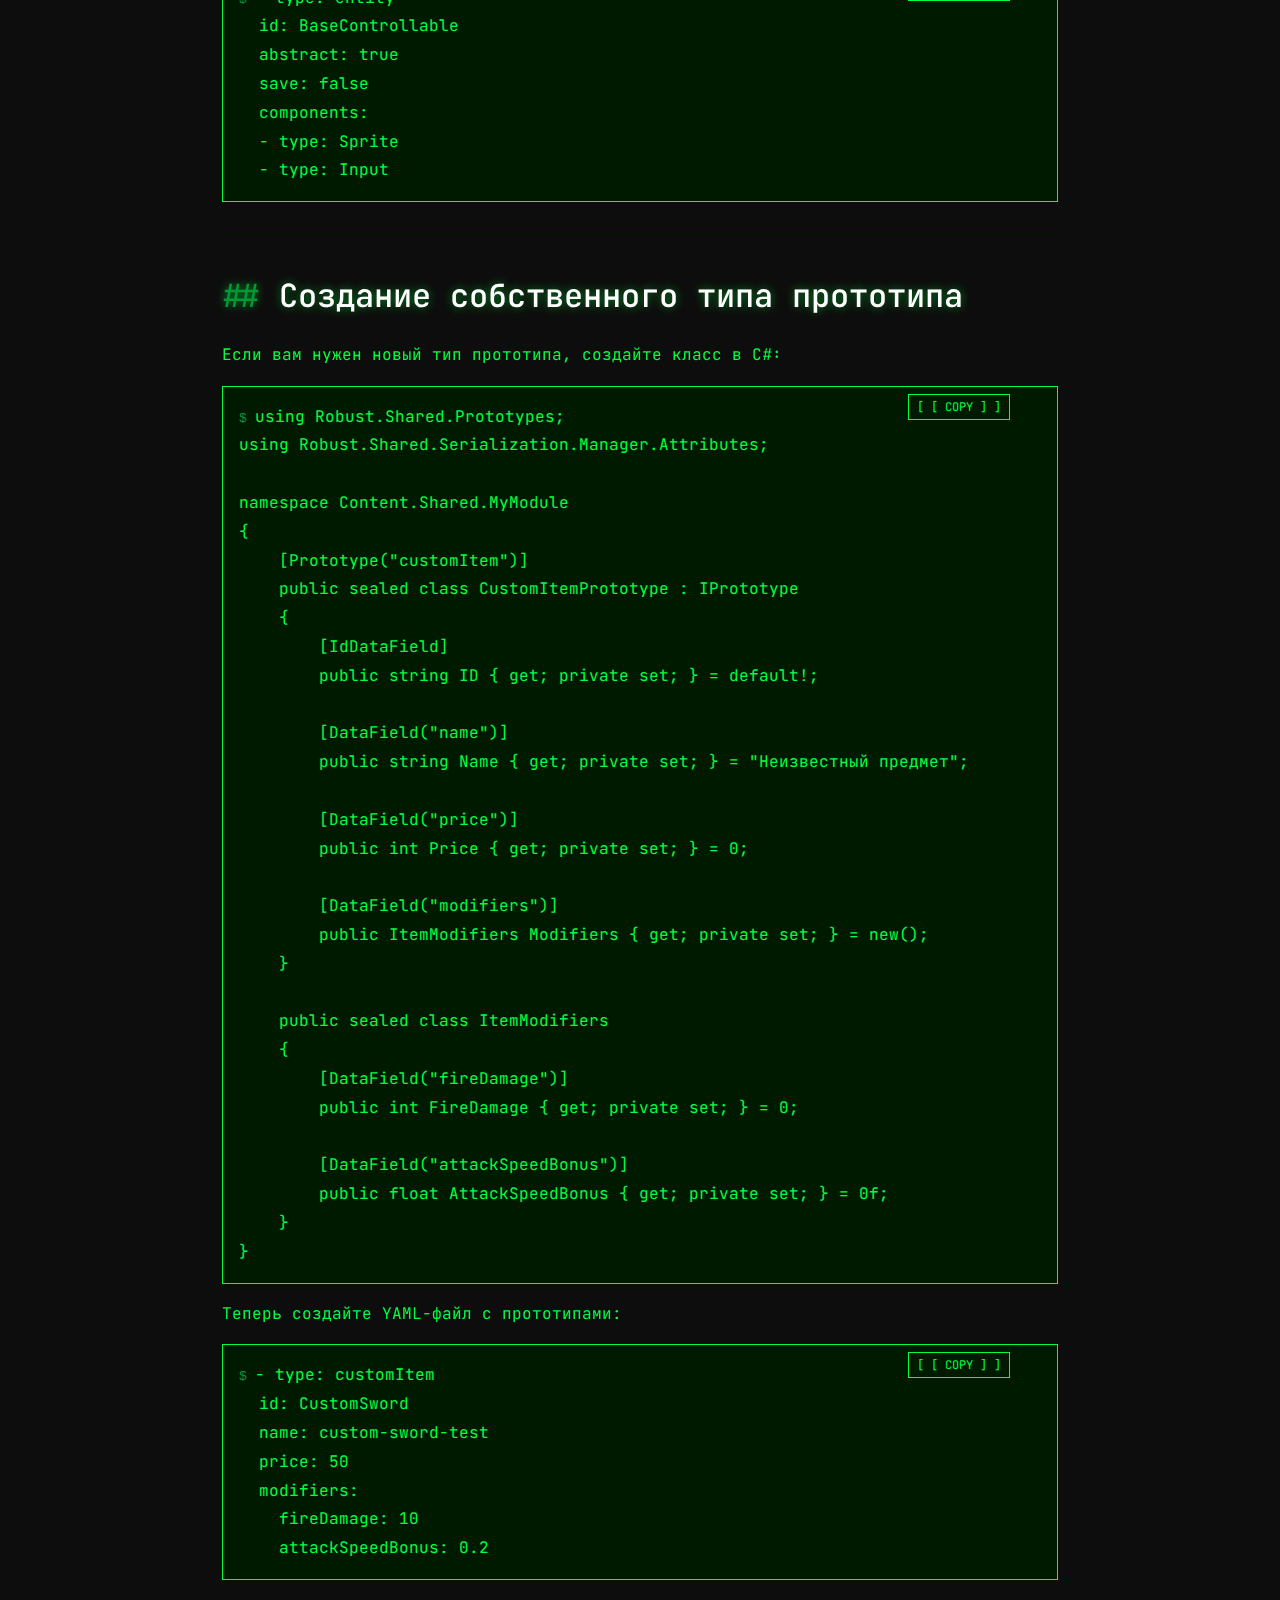
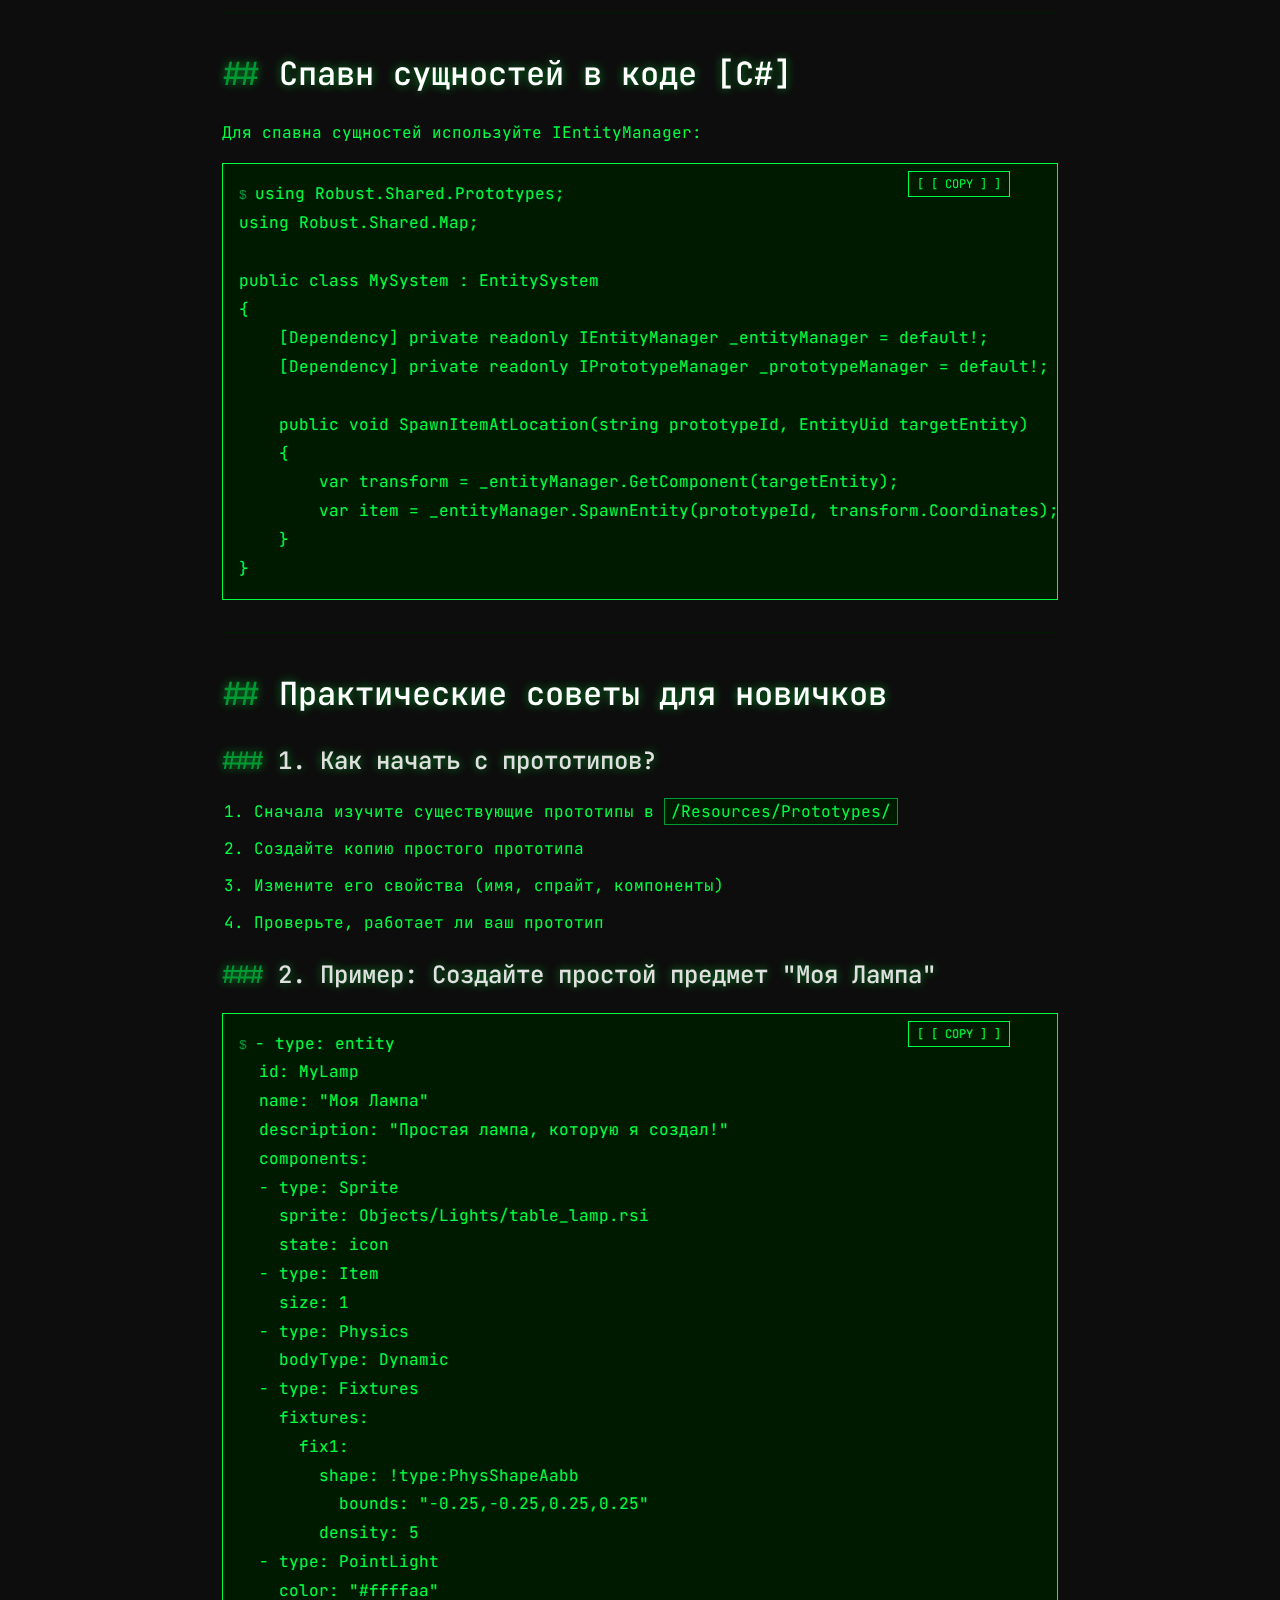
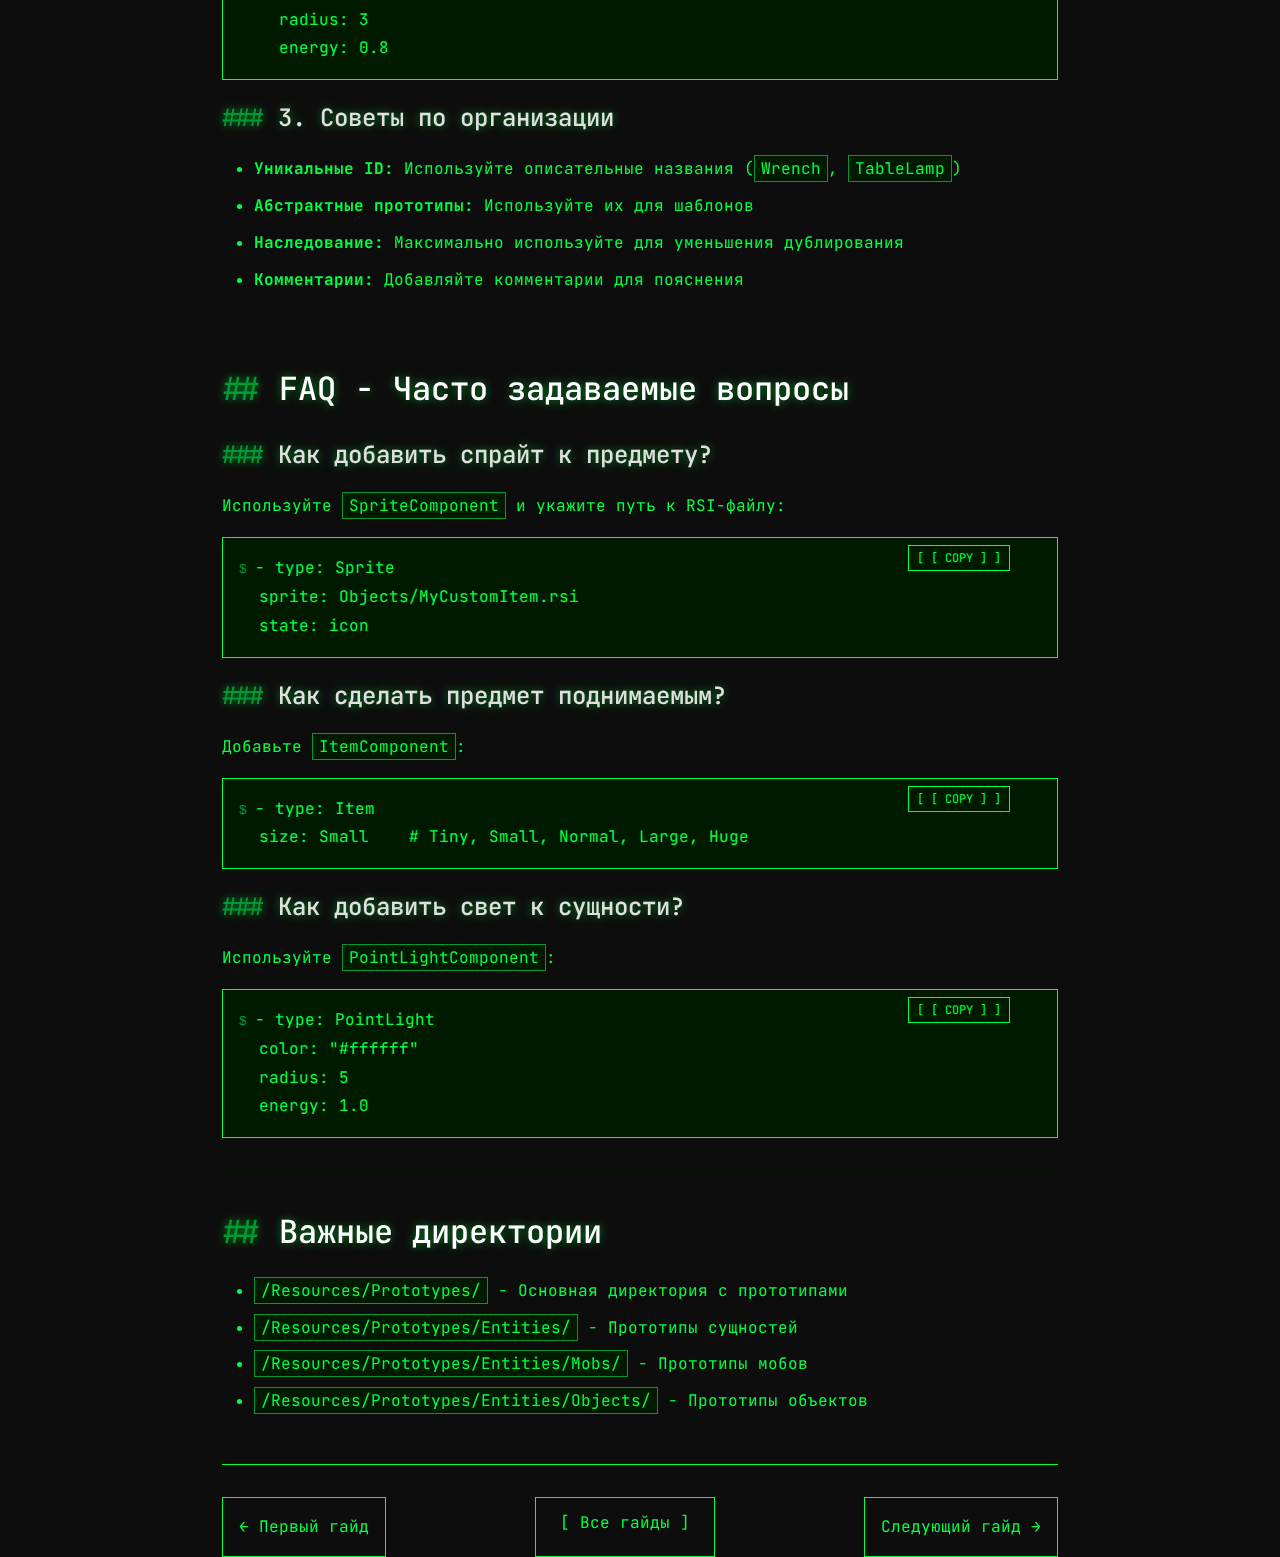
<file: guides/ss14-prototypes.html>
<!DOCTYPE html>
<html lang="ru">
<head>
    <meta charset="UTF-8">
    <meta name="viewport" content="width=device-width, initial-scale=1.0">
    <meta name="description" content="Гайд по программированию прототипов в Space Station 14 - основы YAML, компоненты, наследование">
    <meta name="keywords" content="SS14, Space Station 14, прототипы, YAML, C#, разработка, гайд, туториал">
    <meta name="author" content="Кейси">
    <link rel="canonical" href="https://bitboxxxer.github.io/guides/ss14-prototypes.html">
    
    <!-- Open Graph / Social Media -->
    <meta property="og:title" content="Прототипы SS14 - DevGuides">
    <meta property="og:description" content="Полный гайд по программированию прототипов в Space Station 14.">
    <meta property="og:type" content="article">
    <meta property="og:url" content="https://bitboxxxer.github.io/guides/ss14-prototypes.html">
    <meta property="og:site_name" content="DevGuides">
    
    <!-- Favicon -->
    <link rel="icon" type="image/x-icon" href="../assets/images/favicon.ico">
    <link rel="icon" type="image/png" sizes="32x32" href="../assets/images/favicon-32x32.png">
    <link rel="icon" type="image/png" sizes="16x16" href="../assets/images/favicon-16x16.png">
    <link rel="apple-touch-icon" sizes="180x180" href="../assets/images/apple-touch-icon.png">
    
    <title>DevGuides // Прототипы SS14</title>
    
    <!-- Fonts -->
    <link rel="preconnect" href="https://fonts.googleapis.com">
    <link rel="preconnect" href="https://fonts.gstatic.com" crossorigin>
    <link href="https://fonts.googleapis.com/css2?family=JetBrains+Mono:wght@300;400;500;700&display=swap" rel="stylesheet">
    
    <!-- Styles -->
    <link rel="stylesheet" href="../css/style.css">
</head>
<body data-guide-title="Прототипы в Space Station 14" data-guide-id="SS14_#1">
    <!-- Navigation -->
    <nav class="nav">
        <div class="nav__container">
            <a href="../index.html" class="nav__logo">DevGuides</a>
            <button class="nav__toggle" onclick="toggleNav()">[ MENU ]</button>
            <ul class="nav__links" id="navLinks">
                <li><a href="../index.html" class="nav__link">Главная</a></li>
                <li><a href="../projects.html" class="nav__link">Проекты</a></li>
                <li><a href="../guides.html" class="nav__link nav__link--active">Гайды</a></li>
            </ul>
        </div>
    </nav>

    <!-- Guide Header -->
    <section class="hero">
        <div class="hero__content">
            <h1 class="hero__title">Прототипы в Space Station 14</h1>
            <p class="hero__subtitle">
                SS14_#1 // Полный гайд по YAML-прототипам // Время чтения: 30 мин
            </p>
        </div>
    </section>

    <!-- Table of Contents -->
    <aside class="toc">
        <div class="toc__header">
            <span class="toc__title">СОДЕРЖАНИЕ</span>
            <button class="toc__toggle" onclick="toggleToc()">[ − ]</button>
        </div>
        <nav class="toc__content" id="tocContent">
            <!-- Генерируется JavaScript -->
        </nav>
        <div class="toc__current" id="tocCurrent">
            <span class="toc__current-label">Текущая глава:</span>
            <span class="toc__current-title" id="tocCurrentTitle"></span>
        </div>
    </aside>

    <!-- Guide Content -->
    <article class="guide">
        <div class="container">
            <div class="guide__content">
                
                <!-- Введение -->
                <h2>Введение</h2>
                <p>
                    Прототипы - это фундаментальный механизм Space Station 14 для определения данных игры в <strong>YAML-файлах</strong>, которые затем загружаются и используются движком Robust Toolbox. Они помогают <strong>отделить логику от данных</strong>: например, если вы хотите изменить внешний вид или характеристики предмета, вам не нужно перекомпилировать весь код - достаточно изменить соответствующий YAML-прототип.
                </p>

                <!-- Основные концепции -->
                <h2>Основные концепции</h2>
                
                <h3>1. Что такое прототип?</h3>
                <p>
                    Прототип - это <strong>шаблон</strong> или <strong>описание</strong> игрового объекта (или другого элемента игры), написанный в YAML-формате. Каждый прототип имеет:
                </p>
                <ul>
                    <li>Уникальный <strong>идентификатор (ID)</strong> - по нему код находит и использует прототип</li>
                    <li>Набор <strong>свойств</strong> - определяют, как будет выглядеть и вести себя объект в игре</li>
                    <li>Возможность <strong>наследования</strong> - прототип может взять свойства от одного или нескольких других прототипов (как класс в программировании)</li>
                </ul>

                <h3>2. Что такое компонент?</h3>
                <p>
                    <strong>Компонент</strong> - это модуль функционала для сущностей. Каждый компонент добавляет определённую способность сущности:
                </p>
                <ul>
                    <li><code>Sprite</code> - добавляет спрайт (графику)</li>
                    <li><code>Physics</code> - делает сущность физическим объектом (с массой, гравитацией)</li>
                    <li><code>Item</code> - делает объект поднимаемым и переносимым</li>
                    <li><code>Damageable</code> - позволяет сущности получать урон</li>
                </ul>
                <p>Сущность - это <strong>собрание компонентов</strong>. Без компонентов сущность не будет ни видно, ни взаимодействовать с миром.</p>

                <h3>3. Ключевые интерфейсы</h3>
                <p>В Robust Toolbox существуют два основных интерфейса для работы с прототипами:</p>
                
                <h4>IPrototype</h4>
                <p>Базовый интерфейс для всех прототипов. Определяет обязательное свойство <code>ID</code>.</p>
                <div class="code-block">
                    <span class="code-block__lang">csharp</span>
                    <pre><code>public interface IPrototype
{
    string ID { get; }
}</code></pre>
                </div>

                <h4>IInheritingPrototype</h4>
                <p>Расширение IPrototype, позволяющее прототипу наследовать свойства от родительских прототипов.</p>
                <div class="code-block">
                    <span class="code-block__lang">csharp</span>
                    <pre><code>public interface IInheritingPrototype
{
    string[]? Parents { get; }
    bool Abstract { get; }
}</code></pre>
                </div>

                <!-- Структура YAML -->
                <h2>Структура YAML-прототипа</h2>
                
                <h3>Общий формат</h3>
                <div class="code-block">
                    <span class="code-block__lang">yaml</span>
                    <pre><code>- type: <тип_прототипа>
  id: <уникальный_идентификатор>
  <свойство1>: <значение1>
  <свойство2>: <значение2></code></pre>
                </div>

                <h3>Пример: EntityPrototype (Сущность)</h3>
                <p>Сущности - это основные игровые объекты. Они описываются с помощью компонентов.</p>
                <div class="code-block">
                    <span class="code-block__lang">yaml</span>
                    <pre><code>- type: entity
  id: BaseControllable
  abstract: true
  save: false
  components:
  - type: Sprite
    noRot: true
    drawdepth: Mobs
  - type: GravityAffected
  - type: Physics
  - type: Fixtures
    fixtures:
      fix1:
        shape: !type:PhysShapeCircle
          radius: 0.35
        density: 50
        mask: [MobMask]
        layer: [MobLayer]</code></pre>
                </div>

                <!-- Типы прототипов -->
                <h2>Основные типы прототипов</h2>

                <h3>EntityPrototype (Сущности и предметы)</h3>
                <p><strong>Сущность</strong> - это основной игровой объект: моб, предмет, устройство, стены и т.д.</p>

                <h4>Пример: Простой предмет (гаечный ключ)</h4>
                <div class="code-block">
                    <span class="code-block__lang">yaml</span>
                    <pre><code>- type: entity
  name: wrench
  parent: BaseItem
  id: Wrench
  description: "A common tool for assembly and disassembly."
  components:
  - type: Sprite
    sprite: Objects/Tools/wrench.rsi
    state: icon
  - type: Item
    size: Small
  - type: Tag
    tags:
    - Wrench
  - type: MeleeWeapon
    wideAnimationRotation: 135
    attackRate: 1.5
    damage:
      types:
        Blunt: 4.5
  - type: Tool
    qualities:
      - Anchoring
    useSound:
      path: /Audio/Items/ratchet.ogg</code></pre>
                </div>

                <h3>TagPrototype (Теги)</h3>
                <p>Теги используются для классификации сущностей и создания белых/чёрных списков.</p>
                <div class="code-block">
                    <span class="code-block__lang">yaml</span>
                    <pre><code>- type: Tag
  id: Airlock</code></pre>
                </div>

                <h3>SoundCollectionPrototype (Звуковые коллекции)</h3>
                <div class="code-block">
                    <span class="code-block__lang">yaml</span>
                    <pre><code>- type: soundCollection
  id: MetalThud
  files:
    - /Audio/Effects/metal_thud1.ogg
    - /Audio/Effects/metal_thud2.ogg
    - /Audio/Effects/metal_thud3.ogg</code></pre>
                </div>

                <!-- Наследование -->
                <h2>Наследование прототипов</h2>
                
                <h3>Базовое наследование</h3>
                <p>Прототипы могут наследовать свойства от других прототипов, используя поле <code>parent</code>.</p>
                <div class="code-block">
                    <span class="code-block__lang">yaml</span>
                    <pre><code>- type: entity
  id: BaseMob
  abstract: true
  parent: BaseControllable
  components:
  - type: MobCollision
  - type: Physics
    bodyType: KinematicController</code></pre>
                </div>

                <h3>Множественное наследование</h3>
                <p>Для множественного наследования используется массив в <code>parent</code>.</p>
                <div class="code-block">
                    <span class="code-block__lang">yaml</span>
                    <pre><code>- type: entity
  id: ComplexMob
  abstract: true
  parent: [BaseMob, MobDamageable, MobCombat]
  components:
  - type: CustomComponent
    customProperty: "value"</code></pre>
                </div>

                <!-- Абстрактные прототипы -->
                <h2>Абстрактные прототипы</h2>
                <p>Абстрактные прототипы не могут быть использованы напрямую, только наследованы. Они используются для создания базовых шаблонов.</p>
                <div class="code-block">
                    <span class="code-block__lang">yaml</span>
                    <pre><code>- type: entity
  id: BaseControllable
  abstract: true
  save: false
  components:
  - type: Sprite
  - type: Input</code></pre>
                </div>

                <!-- Создание собственного типа -->
                <h2>Создание собственного типа прототипа</h2>
                <p>Если вам нужен новый тип прототипа, создайте класс в C#:</p>
                <div class="code-block">
                    <span class="code-block__lang">csharp</span>
                    <pre><code>using Robust.Shared.Prototypes;
using Robust.Shared.Serialization.Manager.Attributes;

namespace Content.Shared.MyModule
{
    [Prototype("customItem")]
    public sealed class CustomItemPrototype : IPrototype
    {
        [IdDataField]
        public string ID { get; private set; } = default!;

        [DataField("name")]
        public string Name { get; private set; } = "Неизвестный предмет";

        [DataField("price")]
        public int Price { get; private set; } = 0;

        [DataField("modifiers")]
        public ItemModifiers Modifiers { get; private set; } = new();
    }

    public sealed class ItemModifiers
    {
        [DataField("fireDamage")]
        public int FireDamage { get; private set; } = 0;

        [DataField("attackSpeedBonus")]
        public float AttackSpeedBonus { get; private set; } = 0f;
    }
}</code></pre>
                </div>

                <p>Теперь создайте YAML-файл с прототипами:</p>
                <div class="code-block">
                    <span class="code-block__lang">yaml</span>
                    <pre><code>- type: customItem
  id: CustomSword
  name: custom-sword-test
  price: 50
  modifiers:
    fireDamage: 10
    attackSpeedBonus: 0.2</code></pre>
                </div>

                <!-- Спавн сущностей -->
                <h2>Спавн сущностей в коде [C#]</h2>
                <p>Для спавна сущностей используйте IEntityManager:</p>
                <div class="code-block">
                    <span class="code-block__lang">csharp</span>
                    <pre><code>using Robust.Shared.Prototypes;
using Robust.Shared.Map;

public class MySystem : EntitySystem
{
    [Dependency] private readonly IEntityManager _entityManager = default!;
    [Dependency] private readonly IPrototypeManager _prototypeManager = default!;

    public void SpawnItemAtLocation(string prototypeId, EntityUid targetEntity)
    {
        var transform = _entityManager.GetComponent<TransformComponent>(targetEntity);
        var item = _entityManager.SpawnEntity(prototypeId, transform.Coordinates);
    }
}</code></pre>
                </div>

                <!-- Практические советы -->
                <h2>Практические советы для новичков</h2>
                
                <h3>1. Как начать с прототипов?</h3>
                <ol>
                    <li>Сначала изучите существующие прототипы в <code>/Resources/Prototypes/</code></li>
                    <li>Создайте копию простого прототипа</li>
                    <li>Измените его свойства (имя, спрайт, компоненты)</li>
                    <li>Проверьте, работает ли ваш прототип</li>
                </ol>

                <h3>2. Пример: Создайте простой предмет "Моя Лампа"</h3>
                <div class="code-block">
                    <span class="code-block__lang">yaml</span>
                    <pre><code>- type: entity
  id: MyLamp
  name: "Моя Лампа"
  description: "Простая лампа, которую я создал!"
  components:
  - type: Sprite
    sprite: Objects/Lights/table_lamp.rsi
    state: icon
  - type: Item
    size: 1
  - type: Physics
    bodyType: Dynamic
  - type: Fixtures
    fixtures:
      fix1:
        shape: !type:PhysShapeAabb
          bounds: "-0.25,-0.25,0.25,0.25"
        density: 5
  - type: PointLight
    color: "#ffffaa"
    radius: 3
    energy: 0.8</code></pre>
                </div>

                <h3>3. Советы по организации</h3>
                <ul>
                    <li><strong>Уникальные ID:</strong> Используйте описательные названия (<code>Wrench</code>, <code>TableLamp</code>)</li>
                    <li><strong>Абстрактные прототипы:</strong> Используйте их для шаблонов</li>
                    <li><strong>Наследование:</strong> Максимально используйте для уменьшения дублирования</li>
                    <li><strong>Комментарии:</strong> Добавляйте комментарии для пояснения</li>
                </ul>

                <!-- FAQ -->
                <h2>FAQ - Часто задаваемые вопросы</h2>
                
                <h3>Как добавить спрайт к предмету?</h3>
                <p>Используйте <code>SpriteComponent</code> и укажите путь к RSI-файлу:</p>
                <div class="code-block">
                    <span class="code-block__lang">yaml</span>
                    <pre><code>- type: Sprite
  sprite: Objects/MyCustomItem.rsi
  state: icon</code></pre>
                </div>

                <h3>Как сделать предмет поднимаемым?</h3>
                <p>Добавьте <code>ItemComponent</code>:</p>
                <div class="code-block">
                    <span class="code-block__lang">yaml</span>
                    <pre><code>- type: Item
  size: Small    # Tiny, Small, Normal, Large, Huge</code></pre>
                </div>

                <h3>Как добавить свет к сущности?</h3>
                <p>Используйте <code>PointLightComponent</code>:</p>
                <div class="code-block">
                    <span class="code-block__lang">yaml</span>
                    <pre><code>- type: PointLight
  color: "#ffffff"
  radius: 5
  energy: 1.0</code></pre>
                </div>

                <!-- Важные директории -->
                <h2>Важные директории</h2>
                <ul>
                    <li><code>/Resources/Prototypes/</code> - Основная директория с прототипами</li>
                    <li><code>/Resources/Prototypes/Entities/</code> - Прототипы сущностей</li>
                    <li><code>/Resources/Prototypes/Entities/Mobs/</code> - Прототипы мобов</li>
                    <li><code>/Resources/Prototypes/Entities/Objects/</code> - Прототипы объектов</li>
                </ul>

            </div>

            <!-- Navigation between guides -->
            <nav class="guide-nav">
                <span class="guide-nav__link guide-nav__link--prev guide-nav__link--disabled">
                    Первый гайд
                </span>
                <a href="../guides.html" class="btn">
                    Все гайды
                </a>
                <a href="ss14-xaml-ui.html" class="guide-nav__link guide-nav__link--next">
                    Следующий гайд
                </a>
            </nav>
        </div>
    </article>

    <!-- Scripts -->
    <script src="../js/main.js"></script>
</body>
</html>
</file>
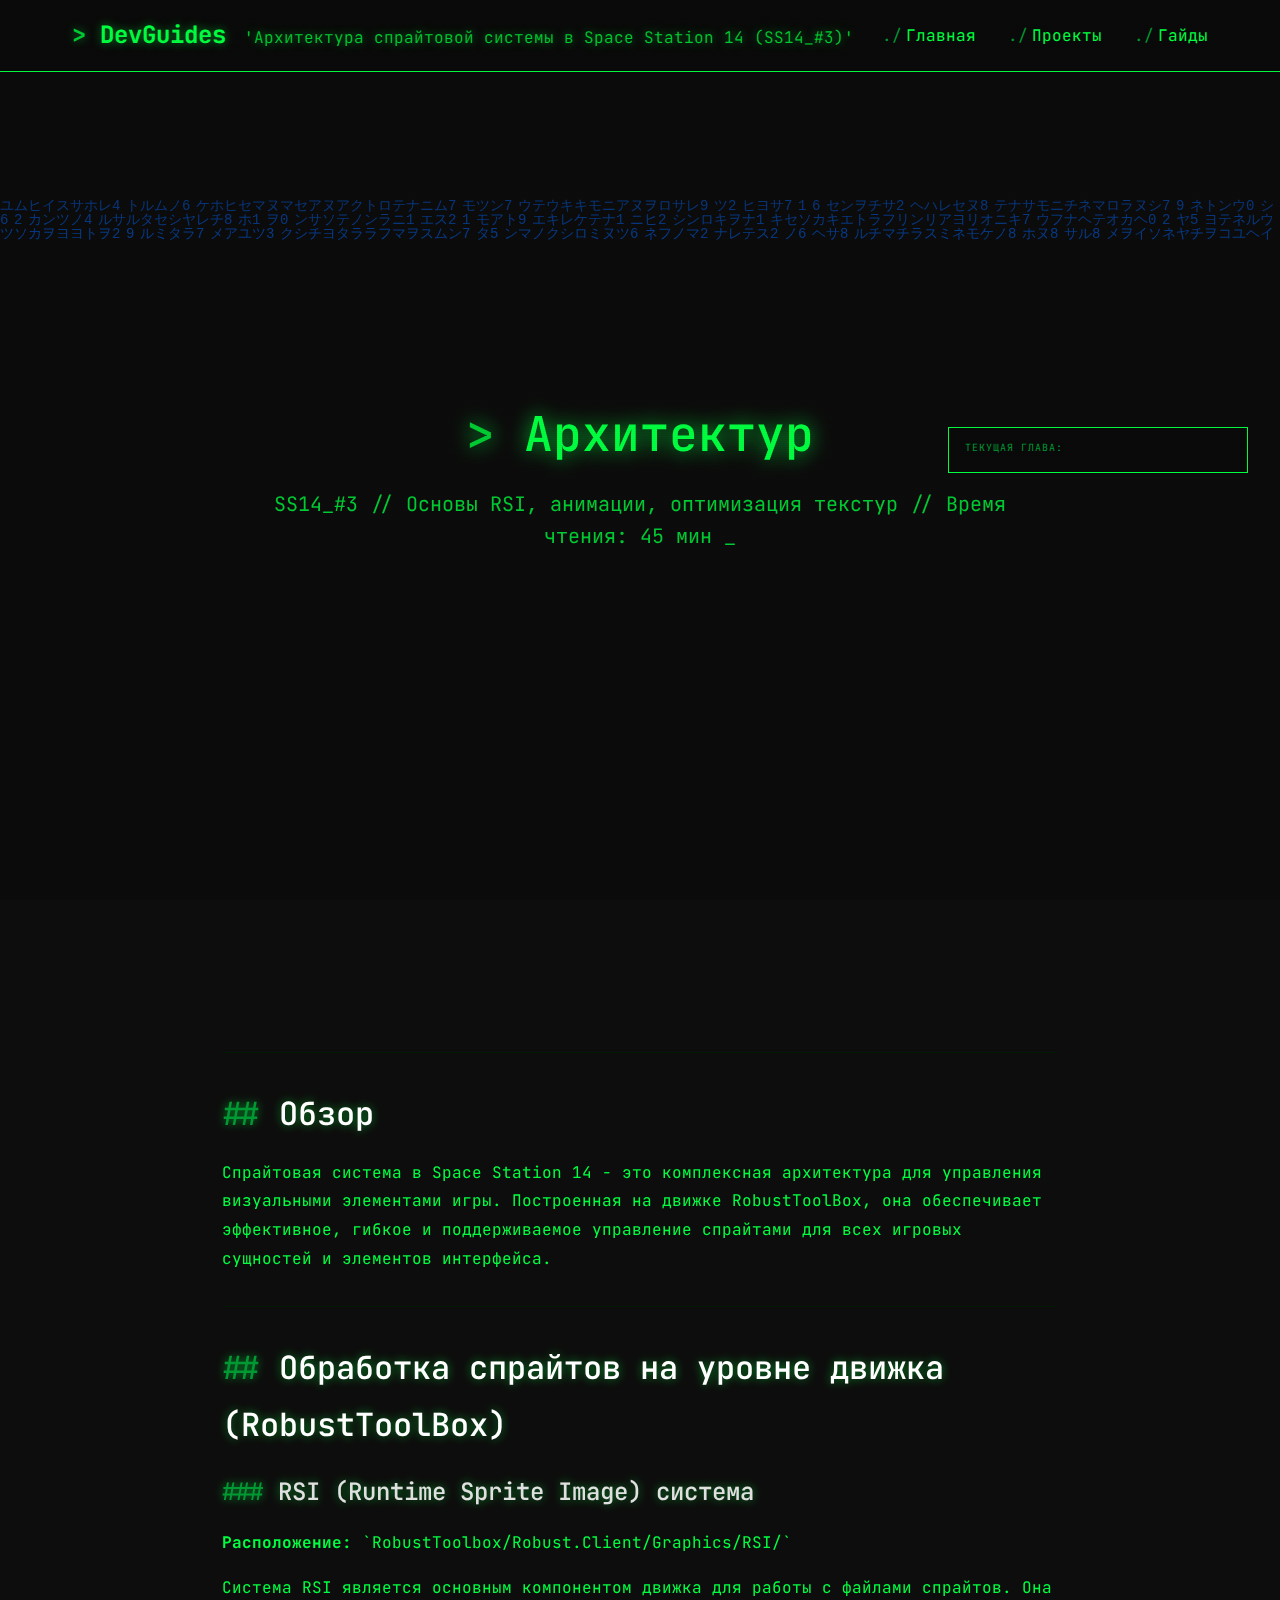
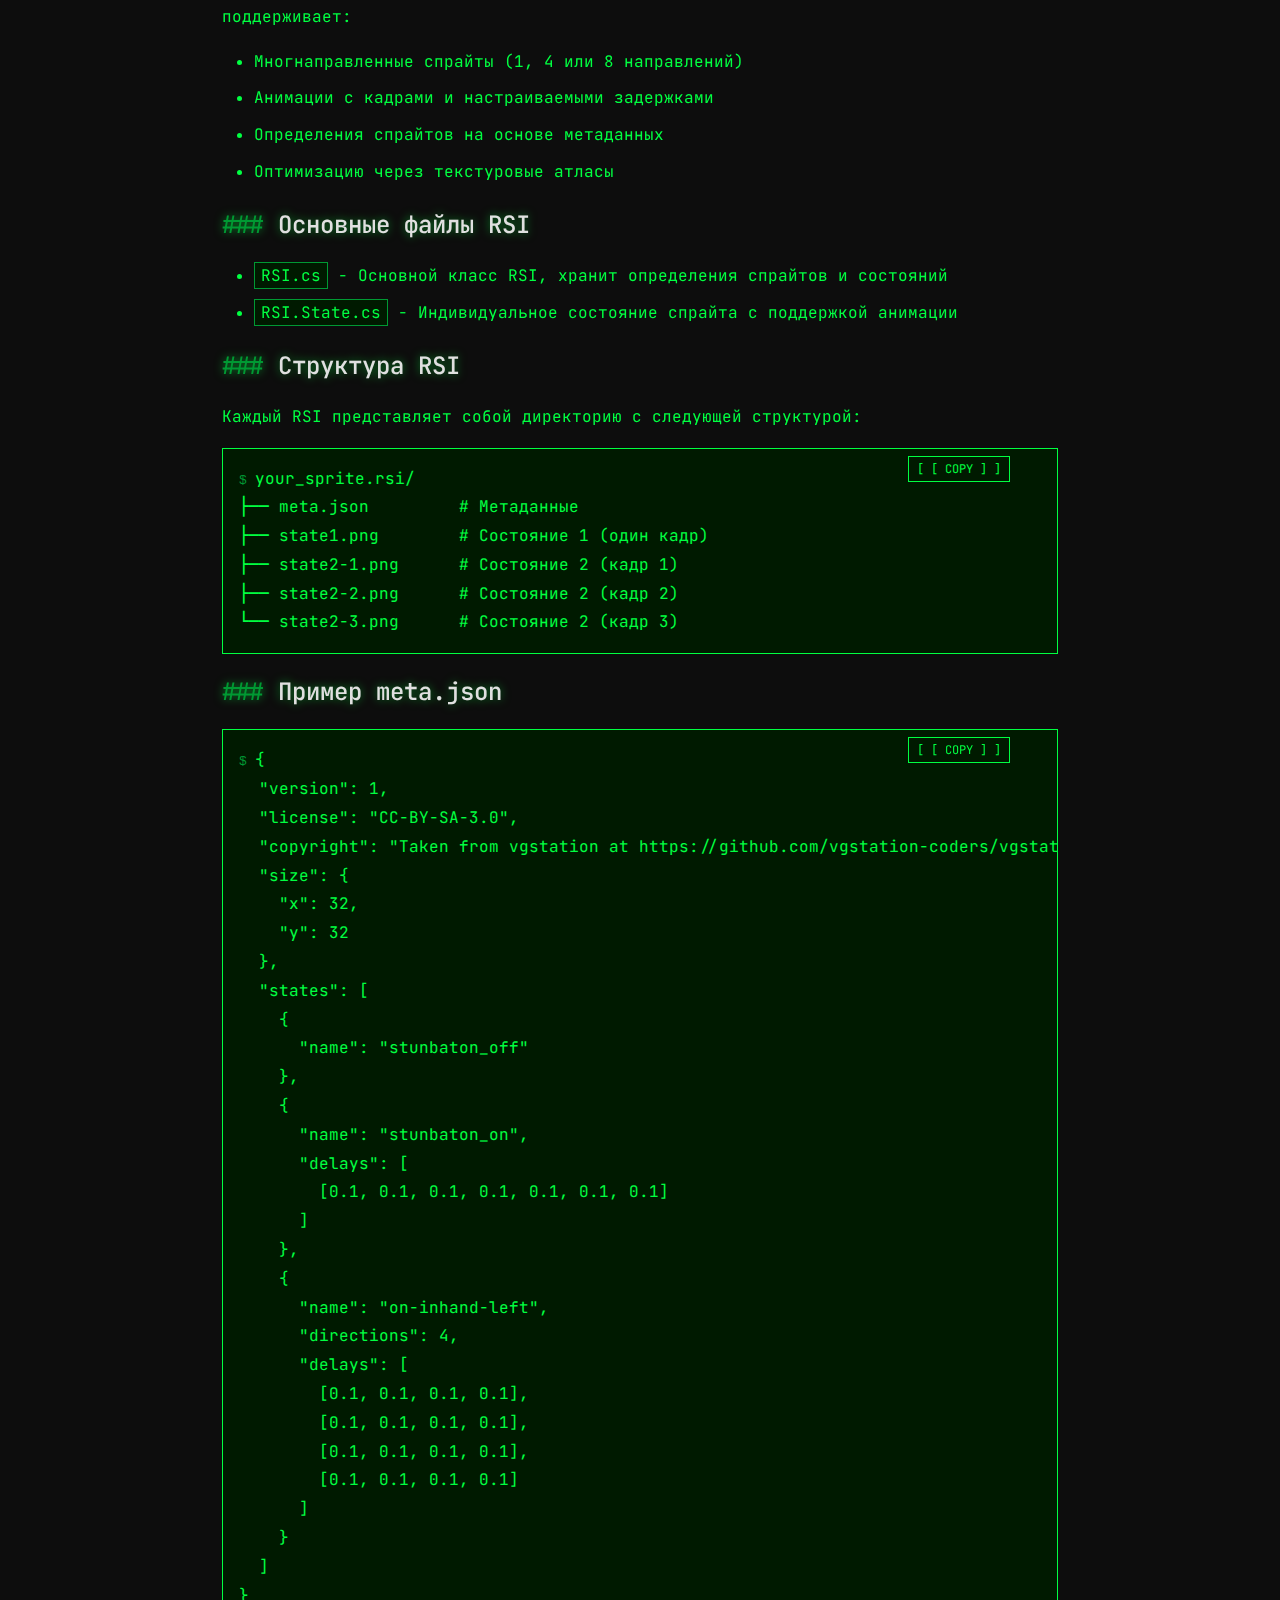
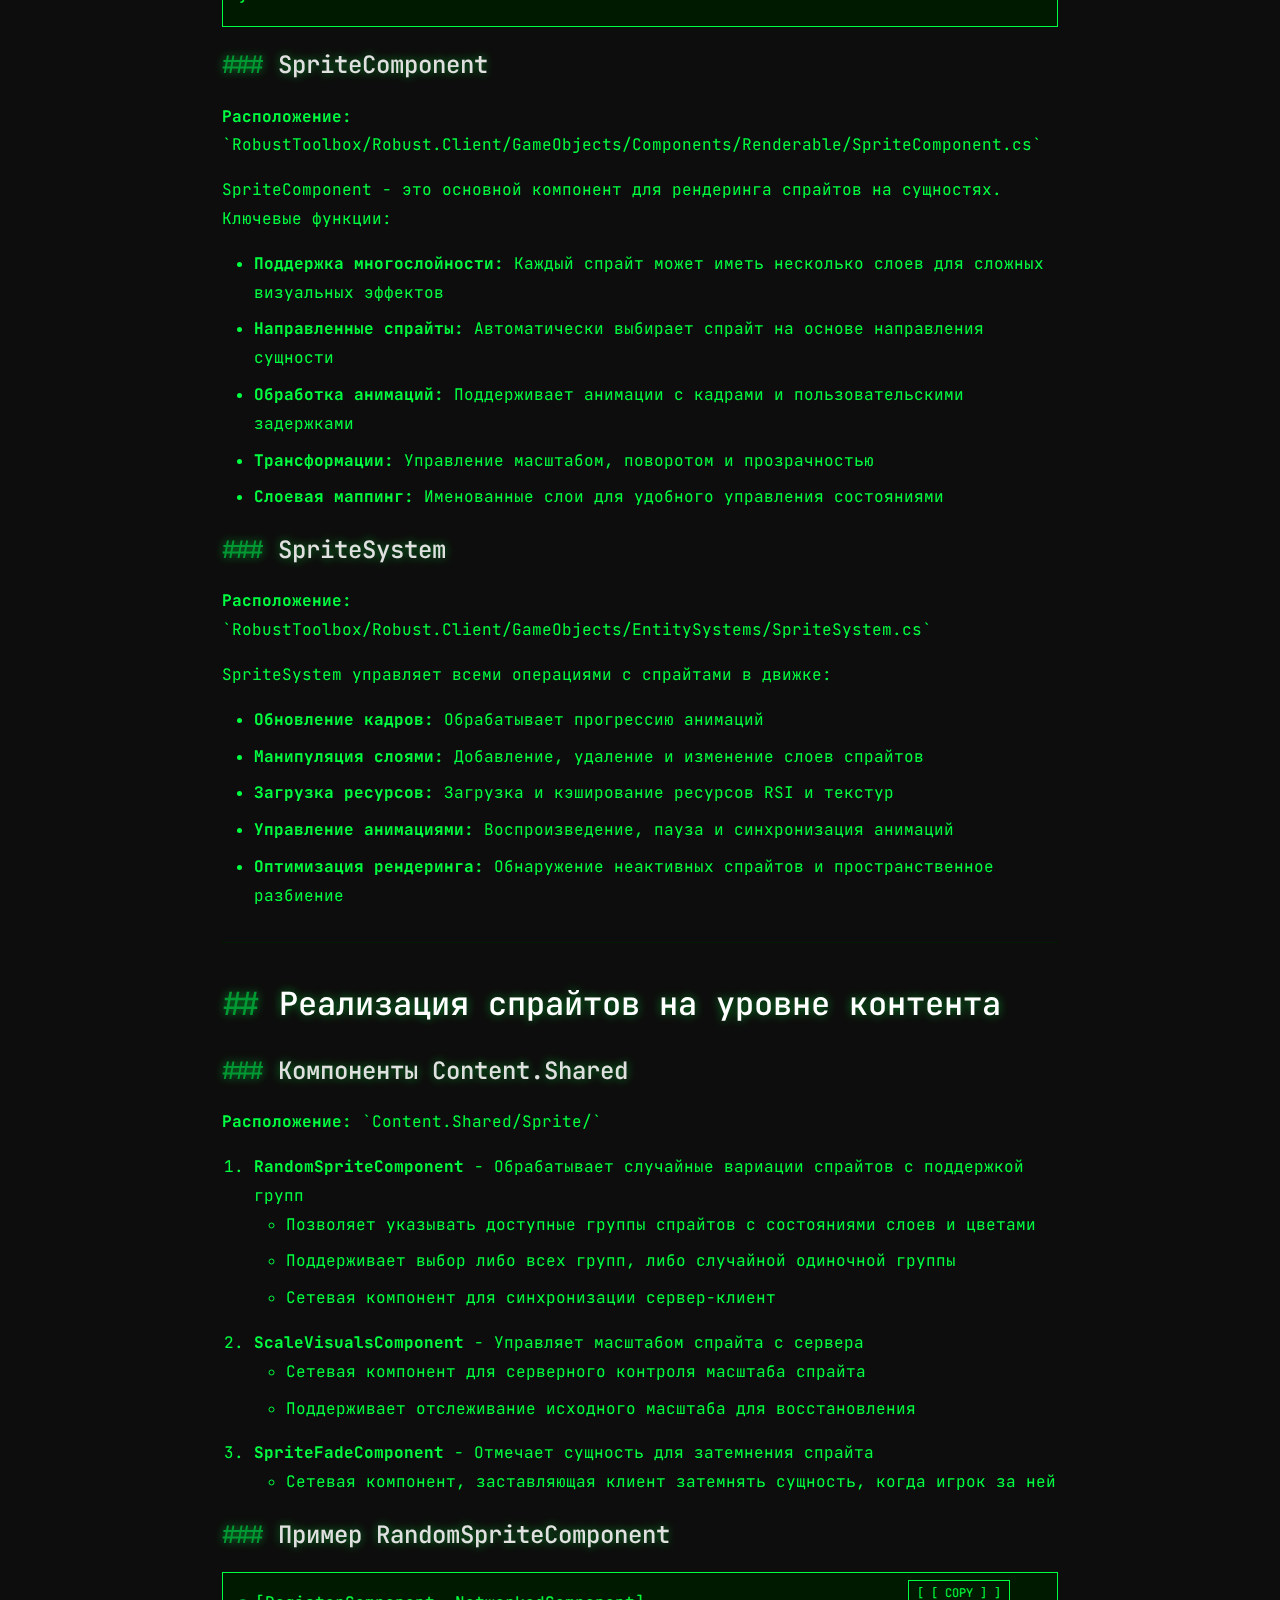
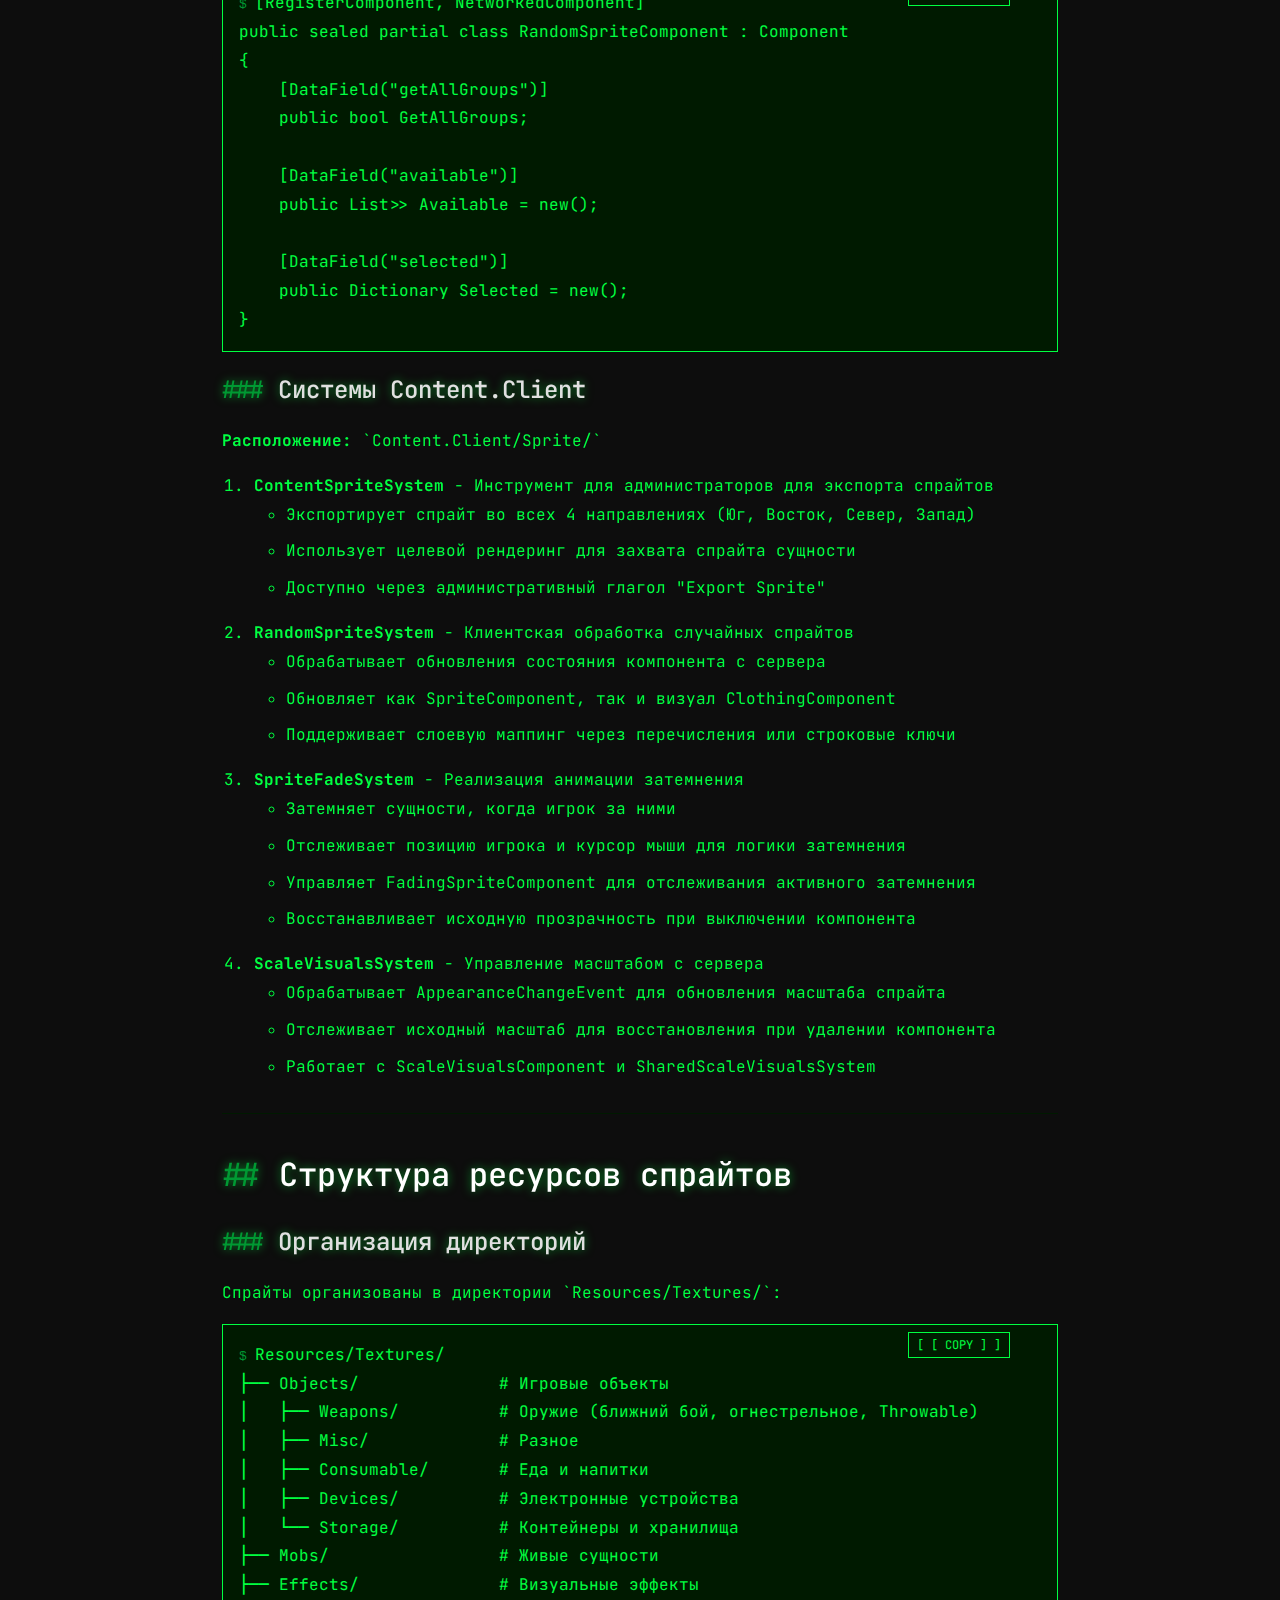
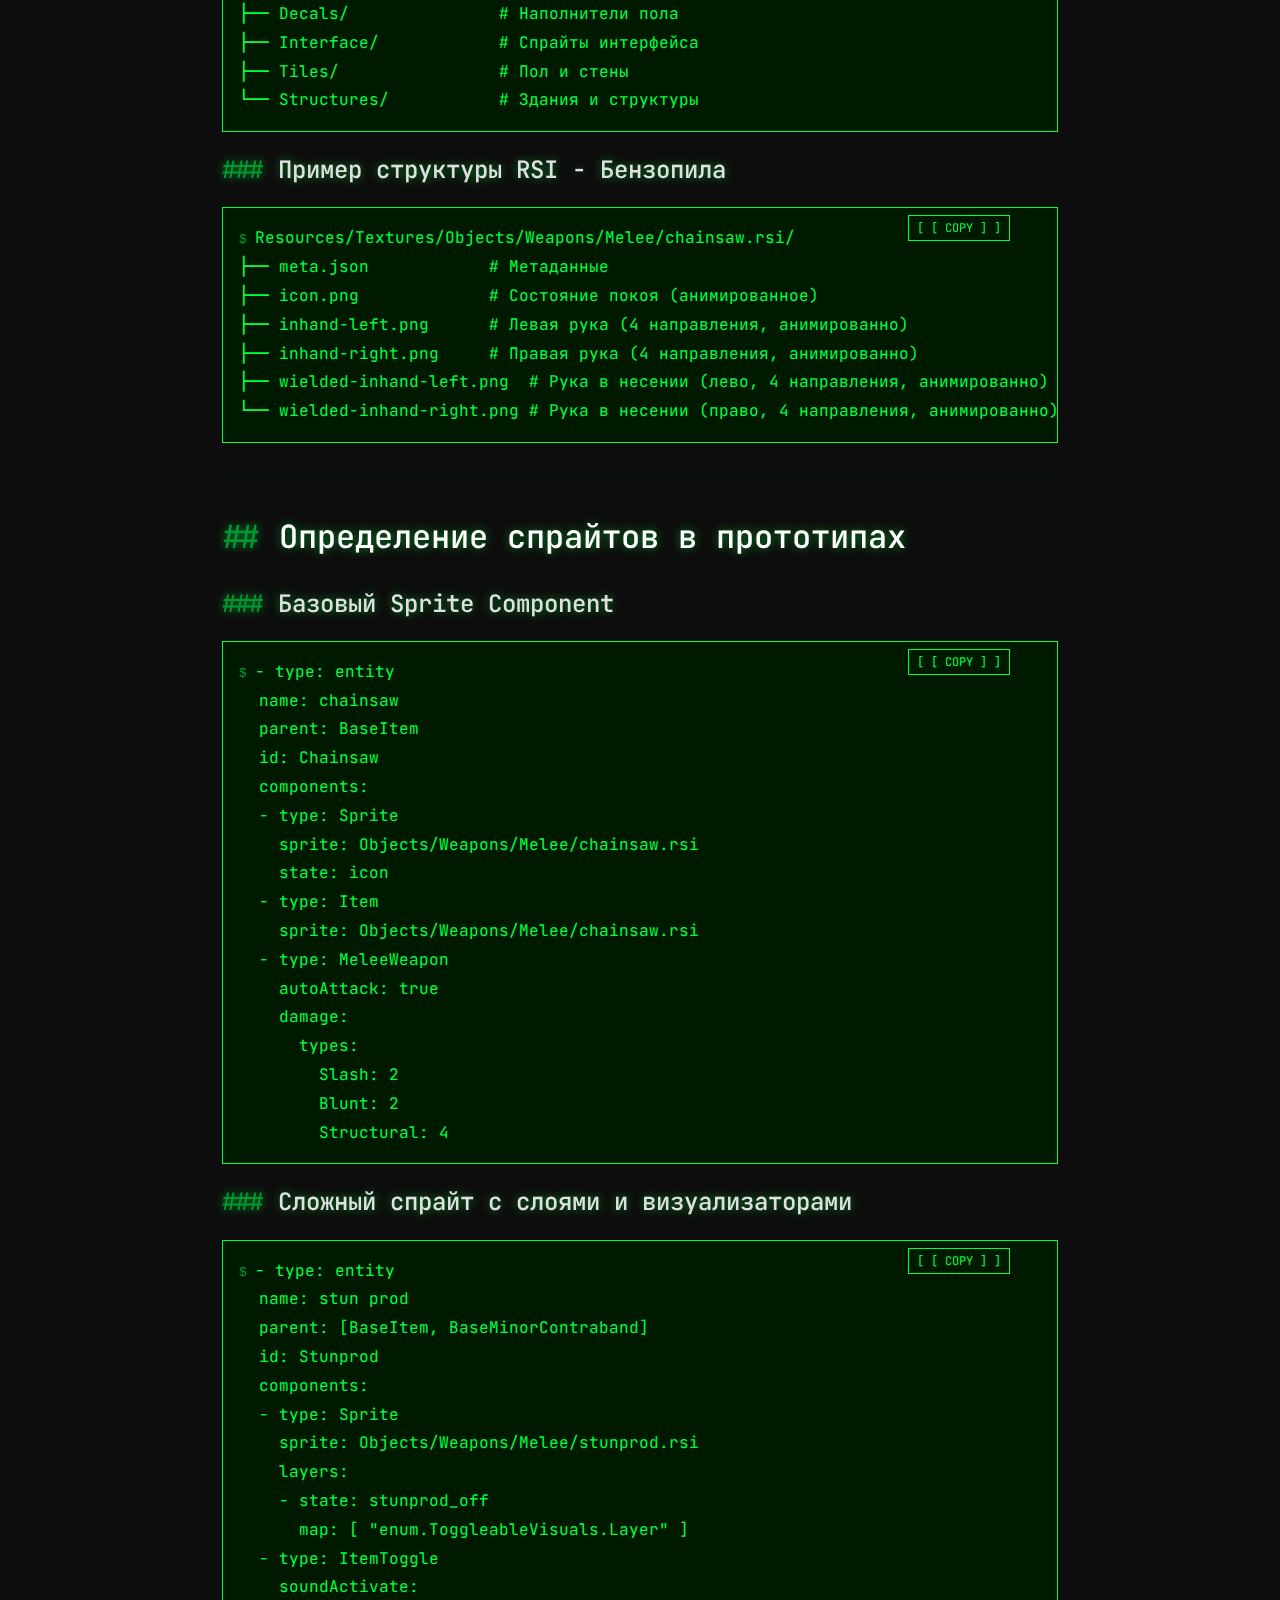
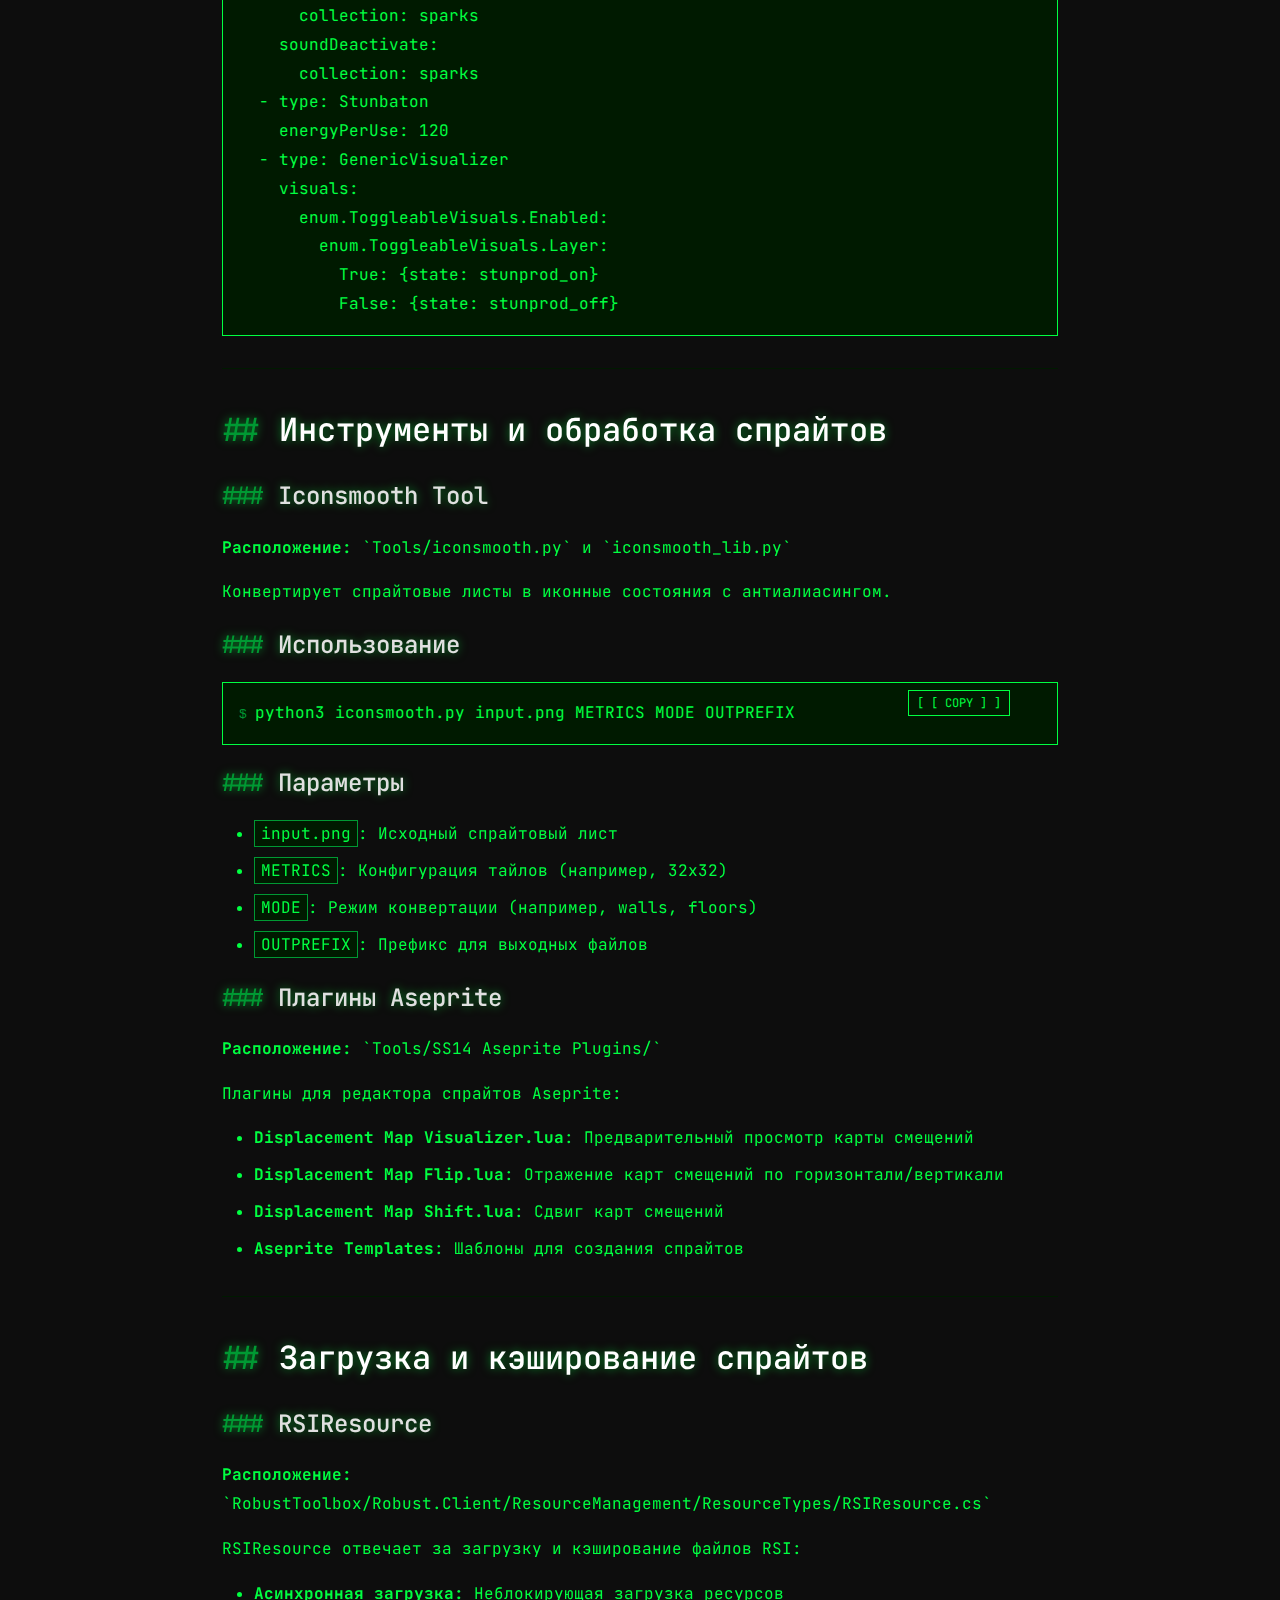
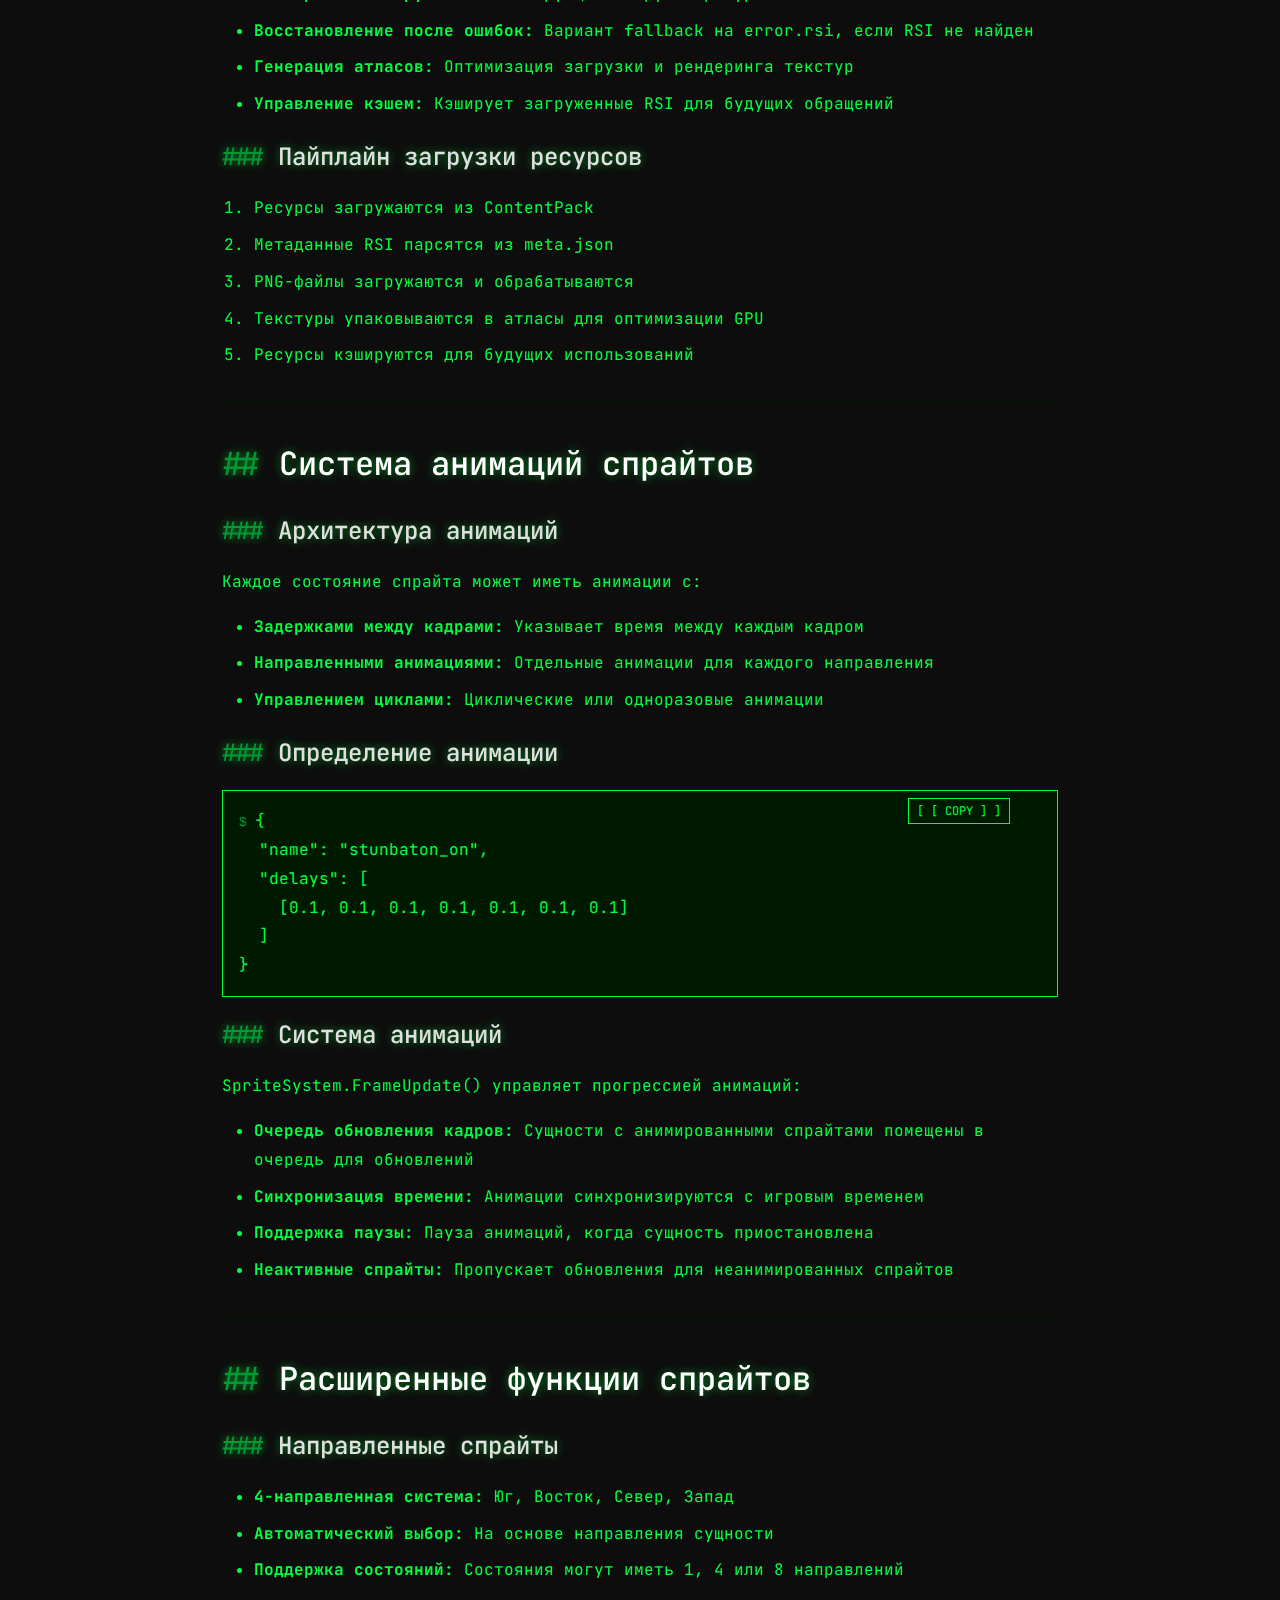
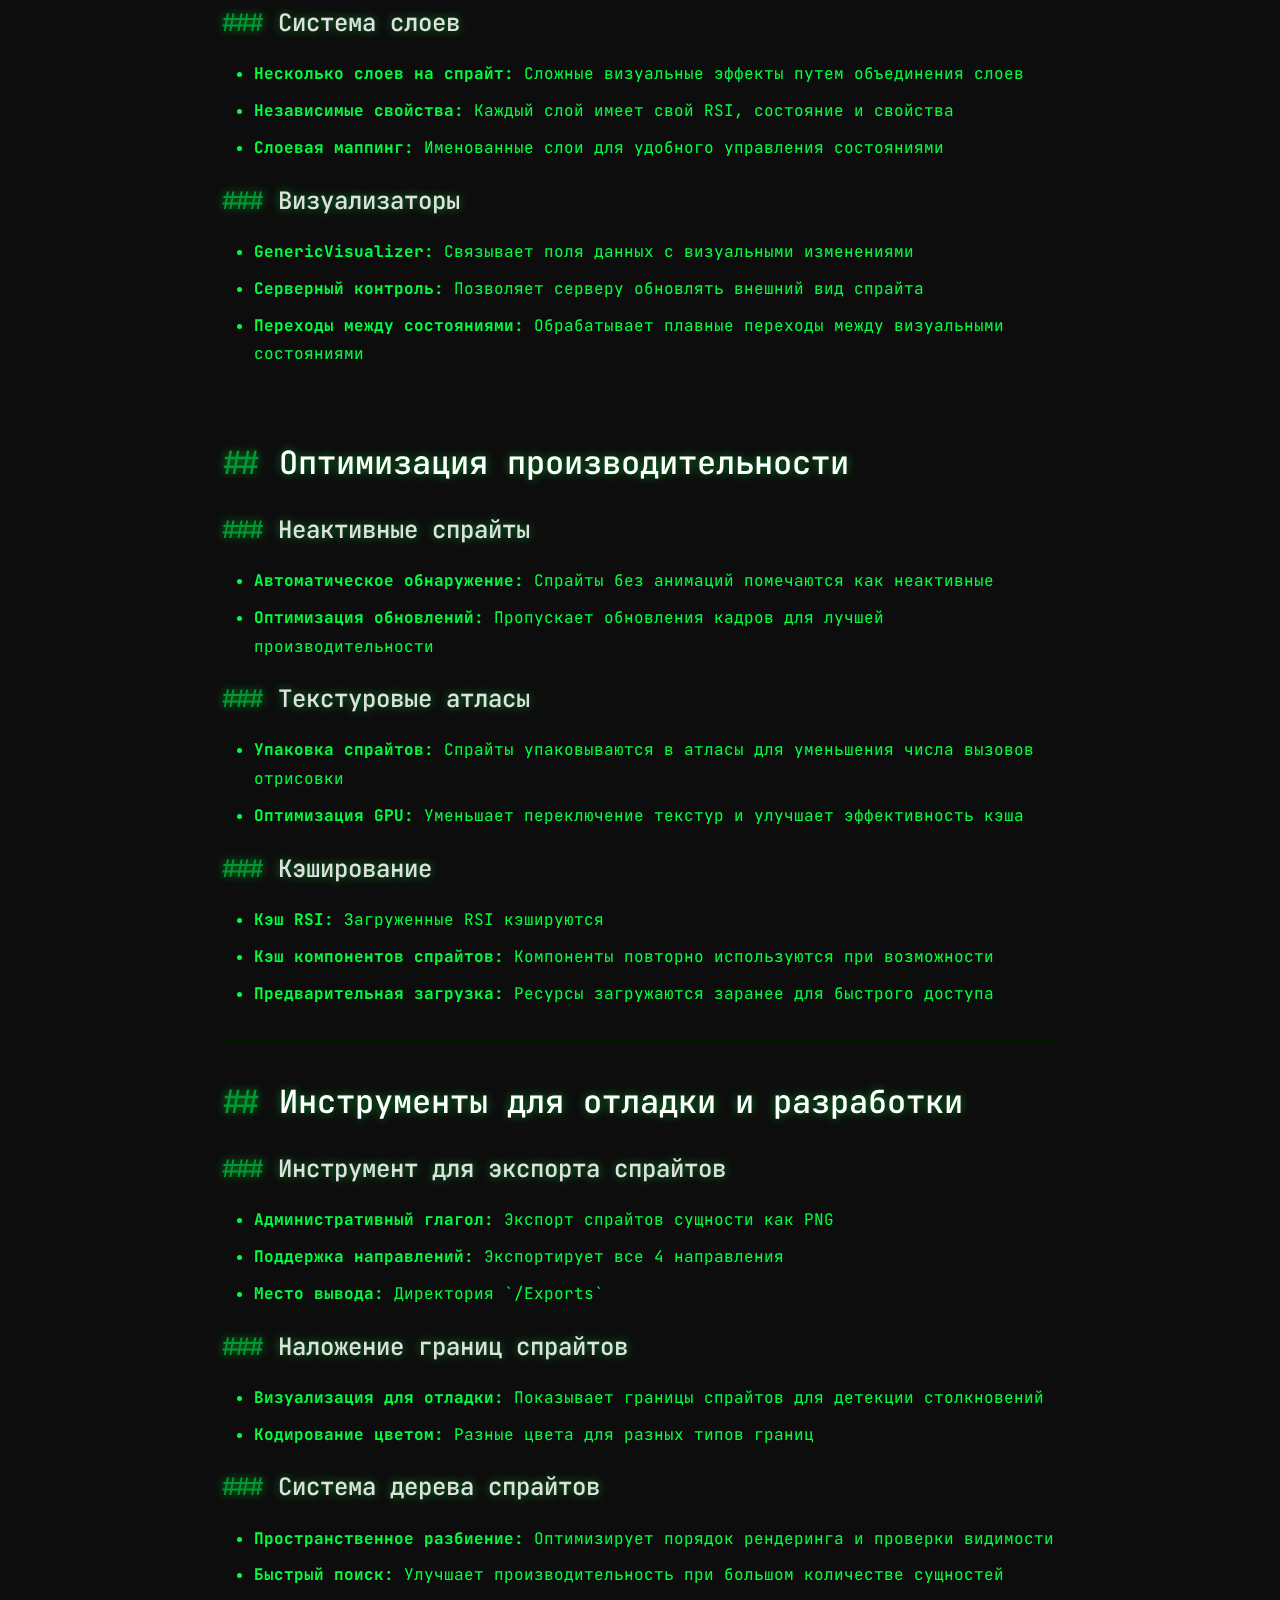
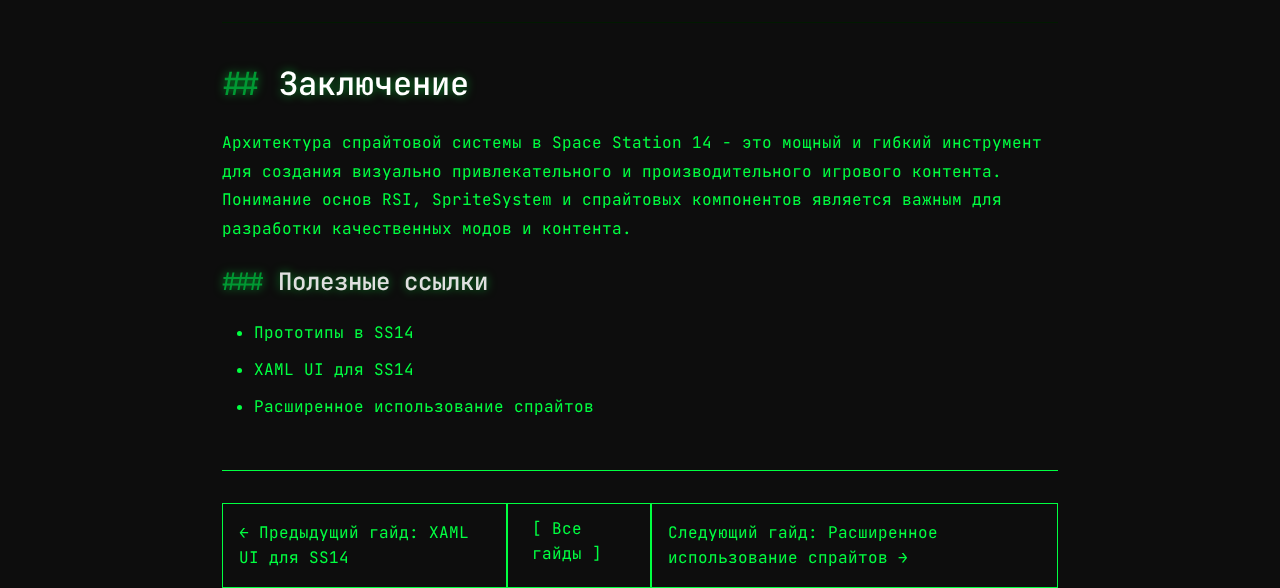
<file: guides/ss14-sprite-system.html>
<!DOCTYPE html>
<html lang="ru">
<head>
    <meta charset="UTF-8">
    <meta name="viewport" content="width=device-width, initial-scale=1.0">
    <meta name="description" content="Гайд по архитектуре спрайтовой системы в Space Station 14 - RSI, анимации, оптимизация текстур">
    <meta name="keywords" content="SS14, Space Station 14, спрайты, RSI, анимации, графика, разработка, гайд">
    <meta name="author" content="Кейси">
    <link rel="canonical" href="https://bitboxxxer.github.io/guides/ss14-sprite-system.html">
    
    <!-- Open Graph / Social Media -->
    <meta property="og:title" content="Архитектура спрайтовой системы SS14 - DevGuides">
    <meta property="og:description" content="Полный гайд по архитектуре спрайтовой системы в Space Station 14.">
    <meta property="og:type" content="article">
    <meta property="og:url" content="https://bitboxxxer.github.io/guides/ss14-sprite-system.html">
    <meta property="og:site_name" content="DevGuides">
    
    <link rel="icon" type="image/x-icon" href="../assets/images/favicon.ico">
    <link rel="icon" type="image/png" sizes="32x32" href="../assets/images/favicon-32x32.png">
    <link rel="icon" type="image/png" sizes="16x16" href="../assets/images/favicon-16x16.png">
    
    <title>DevGuides // Архитектура спрайтовой системы SS14</title>
    
    <link rel="preconnect" href="https://fonts.googleapis.com">
    <link rel="preconnect" href="https://fonts.gstatic.com" crossorigin>
    <link href="https://fonts.googleapis.com/css2?family=JetBrains+Mono:wght@300;400;500;700&display=swap" rel="stylesheet">
    
    <link rel="stylesheet" href="../css/style.css">
</head>
<body data-guide-title="Архитектура спрайтовой системы в Space Station 14" data-guide-id="SS14_#3">
    <nav class="nav">
        <div class="nav__container">
            <a href="../index.html" class="nav__logo">DevGuides</a>
            <button class="nav__toggle" onclick="toggleNav()">[ MENU ]</button>
            <ul class="nav__links" id="navLinks">
                <li><a href="../index.html" class="nav__link">Главная</a></li>
                <li><a href="../projects.html" class="nav__link">Проекты</a></li>
                <li><a href="../guides.html" class="nav__link nav__link--active">Гайды</a></li>
            </ul>
        </div>
    </nav>

    <section class="hero">
        <div class="hero__content">
            <h1 class="hero__title">Архитектура спрайтовой системы в Space Station 14</h1>
            <p class="hero__subtitle">
                SS14_#3 // Основы RSI, анимации, оптимизация текстур // Время чтения: 45 мин
            </p>
        </div>
    </section>

    <aside class="toc">
        <div class="toc__header">
            <span class="toc__title">СОДЕРЖАНИЕ</span>
            <button class="toc__toggle" onclick="toggleToc()">[ − ]</button>
        </div>
        <nav class="toc__content" id="tocContent">
            <!--прикол JS-->
        </nav>
        <div class="toc__current" id="tocCurrent">
            <span class="toc__current-label">Текущая глава:</span>
            <span class="toc__current-title" id="tocCurrentTitle"></span>
        </div>
    </aside>

    <article class="guide">
        <div class="container">
            <div class="guide__content">
                
                <h2>Обзор</h2>
                <p>
                    Спрайтовая система в Space Station 14 - это комплексная архитектура для управления визуальными элементами игры. Построенная на движке RobustToolBox, она обеспечивает эффективное, гибкое и поддерживаемое управление спрайтами для всех игровых сущностей и элементов интерфейса.
                </p>

                <h2>Обработка спрайтов на уровне движка (RobustToolBox)</h2>
                
                <h3>RSI (Runtime Sprite Image) система</h3>
                <p>
                    <strong>Расположение:</strong> `RobustToolbox/Robust.Client/Graphics/RSI/`
                </p>
                <p>
                    Система RSI является основным компонентом движка для работы с файлами спрайтов. Она поддерживает:
                </p>
                <ul>
                    <li>Многнаправленные спрайты (1, 4 или 8 направлений)</li>
                    <li>Анимации с кадрами и настраиваемыми задержками</li>
                    <li>Определения спрайтов на основе метаданных</li>
                    <li>Оптимизацию через текстуровые атласы</li>
                </ul>

                <h3>Основные файлы RSI</h3>
                <ul>
                    <li><code>RSI.cs</code> - Основной класс RSI, хранит определения спрайтов и состояний</li>
                    <li><code>RSI.State.cs</code> - Индивидуальное состояние спрайта с поддержкой анимации</li>
                </ul>

                <h3>Структура RSI</h3>
                <p>
                    Каждый RSI представляет собой директорию с следующей структурой:
                </p>
                <div class="code-block">
                    <span class="code-block__lang">text</span>
                    <pre><code>your_sprite.rsi/
├── meta.json         # Метаданные
├── state1.png        # Состояние 1 (один кадр)
├── state2-1.png      # Состояние 2 (кадр 1)
├── state2-2.png      # Состояние 2 (кадр 2)
└── state2-3.png      # Состояние 2 (кадр 3)</code></pre>
                </div>

                <h3>Пример meta.json</h3>
                <div class="code-block">
                    <span class="code-block__lang">json</span>
                    <pre><code>{
  "version": 1,
  "license": "CC-BY-SA-3.0",
  "copyright": "Taken from vgstation at https://github.com/vgstation-coders/vgstation13/commit/1cdfb0230cc96d0ba751fa002d04f8aa2f25ad7d",
  "size": {
    "x": 32,
    "y": 32
  },
  "states": [
    {
      "name": "stunbaton_off"
    },
    {
      "name": "stunbaton_on",
      "delays": [
        [0.1, 0.1, 0.1, 0.1, 0.1, 0.1, 0.1]
      ]
    },
    {
      "name": "on-inhand-left",
      "directions": 4,
      "delays": [
        [0.1, 0.1, 0.1, 0.1],
        [0.1, 0.1, 0.1, 0.1],
        [0.1, 0.1, 0.1, 0.1],
        [0.1, 0.1, 0.1, 0.1]
      ]
    }
  ]
}</code></pre>
                </div>

                <h3>SpriteComponent</h3>
                <p>
                    <strong>Расположение:</strong> `RobustToolbox/Robust.Client/GameObjects/Components/Renderable/SpriteComponent.cs`
                </p>
                <p>
                    SpriteComponent - это основной компонент для рендеринга спрайтов на сущностях. Ключевые функции:
                </p>
                <ul>
                    <li><strong>Поддержка многослойности:</strong> Каждый спрайт может иметь несколько слоев для сложных визуальных эффектов</li>
                    <li><strong>Направленные спрайты:</strong> Автоматически выбирает спрайт на основе направления сущности</li>
                    <li><strong>Обработка анимаций:</strong> Поддерживает анимации с кадрами и пользовательскими задержками</li>
                    <li><strong>Трансформации:</strong> Управление масштабом, поворотом и прозрачностью</li>
                    <li><strong>Слоевая маппинг:</strong> Именованные слои для удобного управления состояниями</li>
                </ul>

                <h3>SpriteSystem</h3>
                <p>
                    <strong>Расположение:</strong> `RobustToolbox/Robust.Client/GameObjects/EntitySystems/SpriteSystem.cs`
                </p>
                <p>
                    SpriteSystem управляет всеми операциями с спрайтами в движке:
                </p>
                <ul>
                    <li><strong>Обновление кадров:</strong> Обрабатывает прогрессию анимаций</li>
                    <li><strong>Манипуляция слоями:</strong> Добавление, удаление и изменение слоев спрайтов</li>
                    <li><strong>Загрузка ресурсов:</strong> Загрузка и кэширование ресурсов RSI и текстур</li>
                    <li><strong>Управление анимациями:</strong> Воспроизведение, пауза и синхронизация анимаций</li>
                    <li><strong>Оптимизация рендеринга:</strong> Обнаружение неактивных спрайтов и пространственное разбиение</li>
                </ul>

                <h2>Реализация спрайтов на уровне контента</h2>
                
                <h3>Компоненты Content.Shared</h3>
                <p>
                    <strong>Расположение:</strong> `Content.Shared/Sprite/`
                </p>
                <ol>
                    <li><strong>RandomSpriteComponent</strong> - Обрабатывает случайные вариации спрайтов с поддержкой групп
                        <ul>
                            <li>Позволяет указывать доступные группы спрайтов с состояниями слоев и цветами</li>
                            <li>Поддерживает выбор либо всех групп, либо случайной одиночной группы</li>
                            <li>Сетевая компонент для синхронизации сервер-клиент</li>
                        </ul>
                    </li>
                    <li><strong>ScaleVisualsComponent</strong> - Управляет масштабом спрайта с сервера
                        <ul>
                            <li>Сетевая компонент для серверного контроля масштаба спрайта</li>
                            <li>Поддерживает отслеживание исходного масштаба для восстановления</li>
                        </ul>
                    </li>
                    <li><strong>SpriteFadeComponent</strong> - Отмечает сущность для затемнения спрайта
                        <ul>
                            <li>Сетевая компонент, заставляющая клиент затемнять сущность, когда игрок за ней</li>
                        </ul>
                    </li>
                </ol>

                <h3>Пример RandomSpriteComponent</h3>
                <div class="code-block">
                    <span class="code-block__lang">csharp</span>
                    <pre><code>[RegisterComponent, NetworkedComponent]
public sealed partial class RandomSpriteComponent : Component
{
    [DataField("getAllGroups")]
    public bool GetAllGroups;

    [DataField("available")]
    public List<Dictionary<string, Dictionary<string, string?>>> Available = new();

    [DataField("selected")]
    public Dictionary<string, (string State, Color? Color)> Selected = new();
}</code></pre>
                </div>

                <h3>Системы Content.Client</h3>
                <p>
                    <strong>Расположение:</strong> `Content.Client/Sprite/`
                </p>
                <ol>
                    <li><strong>ContentSpriteSystem</strong> - Инструмент для администраторов для экспорта спрайтов
                        <ul>
                            <li>Экспортирует спрайт во всех 4 направлениях (Юг, Восток, Север, Запад)</li>
                            <li>Использует целевой рендеринг для захвата спрайта сущности</li>
                            <li>Доступно через административный глагол "Export Sprite"</li>
                        </ul>
                    </li>
                    <li><strong>RandomSpriteSystem</strong> - Клиентская обработка случайных спрайтов
                        <ul>
                            <li>Обрабатывает обновления состояния компонента с сервера</li>
                            <li>Обновляет как SpriteComponent, так и визуал ClothingComponent</li>
                            <li>Поддерживает слоевую маппинг через перечисления или строковые ключи</li>
                        </ul>
                    </li>
                    <li><strong>SpriteFadeSystem</strong> - Реализация анимации затемнения
                        <ul>
                            <li>Затемняет сущности, когда игрок за ними</li>
                            <li>Отслеживает позицию игрока и курсор мыши для логики затемнения</li>
                            <li>Управляет FadingSpriteComponent для отслеживания активного затемнения</li>
                            <li>Восстанавливает исходную прозрачность при выключении компонента</li>
                        </ul>
                    </li>
                    <li><strong>ScaleVisualsSystem</strong> - Управление масштабом с сервера
                        <ul>
                            <li>Обрабатывает AppearanceChangeEvent для обновления масштаба спрайта</li>
                            <li>Отслеживает исходный масштаб для восстановления при удалении компонента</li>
                            <li>Работает с ScaleVisualsComponent и SharedScaleVisualsSystem</li>
                        </ul>
                    </li>
                </ol>

                <h2>Структура ресурсов спрайтов</h2>
                
                <h3>Организация директорий</h3>
                <p>
                    Спрайты организованы в директории `Resources/Textures/`:
                </p>
                <div class="code-block">
                    <span class="code-block__lang">text</span>
                    <pre><code>Resources/Textures/
├── Objects/              # Игровые объекты
│   ├── Weapons/          # Оружие (ближний бой, огнестрельное, Throwable)
│   ├── Misc/             # Разное
│   ├── Consumable/       # Еда и напитки
│   ├── Devices/          # Электронные устройства
│   └── Storage/          # Контейнеры и хранилища
├── Mobs/                 # Живые сущности
├── Effects/              # Визуальные эффекты
├── Decals/               # Наполнители пола
├── Interface/            # Спрайты интерфейса
├── Tiles/                # Пол и стены
└── Structures/           # Здания и структуры</code></pre>
                </div>

                <h3>Пример структуры RSI - Бензопила</h3>
                <div class="code-block">
                    <span class="code-block__lang">text</span>
                    <pre><code>Resources/Textures/Objects/Weapons/Melee/chainsaw.rsi/
├── meta.json            # Метаданные
├── icon.png             # Состояние покоя (анимированное)
├── inhand-left.png      # Левая рука (4 направления, анимированно)
├── inhand-right.png     # Правая рука (4 направления, анимированно)
├── wielded-inhand-left.png  # Рука в несении (лево, 4 направления, анимированно)
└── wielded-inhand-right.png # Рука в несении (право, 4 направления, анимированно)</code></pre>
                </div>

                <h2>Определение спрайтов в прототипах</h2>
                
                <h3>Базовый Sprite Component</h3>
                <div class="code-block">
                    <span class="code-block__lang">yaml</span>
                    <pre><code>- type: entity
  name: chainsaw
  parent: BaseItem
  id: Chainsaw
  components:
  - type: Sprite
    sprite: Objects/Weapons/Melee/chainsaw.rsi
    state: icon
  - type: Item
    sprite: Objects/Weapons/Melee/chainsaw.rsi
  - type: MeleeWeapon
    autoAttack: true
    damage:
      types:
        Slash: 2
        Blunt: 2
        Structural: 4</code></pre>
                </div>

                <h3>Сложный спрайт с слоями и визуализаторами</h3>
                <div class="code-block">
                    <span class="code-block__lang">yaml</span>
                    <pre><code>- type: entity
  name: stun prod
  parent: [BaseItem, BaseMinorContraband]
  id: Stunprod
  components:
  - type: Sprite
    sprite: Objects/Weapons/Melee/stunprod.rsi
    layers:
    - state: stunprod_off
      map: [ "enum.ToggleableVisuals.Layer" ]
  - type: ItemToggle
    soundActivate:
      collection: sparks
    soundDeactivate:
      collection: sparks
  - type: Stunbaton
    energyPerUse: 120
  - type: GenericVisualizer
    visuals:
      enum.ToggleableVisuals.Enabled:
        enum.ToggleableVisuals.Layer:
          True: {state: stunprod_on}
          False: {state: stunprod_off}</code></pre>
                </div>

                <h2>Инструменты и обработка спрайтов</h2>
                
                <h3>Iconsmooth Tool</h3>
                <p>
                    <strong>Расположение:</strong> `Tools/iconsmooth.py` и `iconsmooth_lib.py`
                </p>
                <p>
                    Конвертирует спрайтовые листы в иконные состояния с антиалиасингом.
                </p>
                <h3>Использование</h3>
                <div class="code-block">
                    <span class="code-block__lang">bash</span>
                    <pre><code>python3 iconsmooth.py input.png METRICS MODE OUTPREFIX</code></pre>
                </div>

                <h3>Параметры</h3>
                <ul>
                    <li><code>input.png</code>: Исходный спрайтовый лист</li>
                    <li><code>METRICS</code>: Конфигурация тайлов (например, 32x32)</li>
                    <li><code>MODE</code>: Режим конвертации (например, walls, floors)</li>
                    <li><code>OUTPREFIX</code>: Префикс для выходных файлов</li>
                </ul>

                <h3>Плагины Aseprite</h3>
                <p>
                    <strong>Расположение:</strong> `Tools/SS14 Aseprite Plugins/`
                </p>
                <p>
                    Плагины для редактора спрайтов Aseprite:
                </p>
                <ul>
                    <li><strong>Displacement Map Visualizer.lua</strong>: Предварительный просмотр карты смещений</li>
                    <li><strong>Displacement Map Flip.lua</strong>: Отражение карт смещений по горизонтали/вертикали</li>
                    <li><strong>Displacement Map Shift.lua</strong>: Сдвиг карт смещений</li>
                    <li><strong>Aseprite Templates</strong>: Шаблоны для создания спрайтов</li>
                </ul>

                <h2>Загрузка и кэширование спрайтов</h2>
                
                <h3>RSIResource</h3>
                <p>
                    <strong>Расположение:</strong> `RobustToolbox/Robust.Client/ResourceManagement/ResourceTypes/RSIResource.cs`
                </p>
                <p>
                    RSIResource отвечает за загрузку и кэширование файлов RSI:
                </p>
                <ul>
                    <li><strong>Асинхронная загрузка:</strong> Неблокирующая загрузка ресурсов</li>
                    <li><strong>Восстановление после ошибок:</strong> Вариант fallback на error.rsi, если RSI не найден</li>
                    <li><strong>Генерация атласов:</strong> Оптимизация загрузки и рендеринга текстур</li>
                    <li><strong>Управление кэшем:</strong> Кэширует загруженные RSI для будущих обращений</li>
                </ul>

                <h3>Пайплайн загрузки ресурсов</h3>
                <ol>
                    <li>Ресурсы загружаются из ContentPack</li>
                    <li>Метаданные RSI парсятся из meta.json</li>
                    <li>PNG-файлы загружаются и обрабатываются</li>
                    <li>Текстуры упаковываются в атласы для оптимизации GPU</li>
                    <li>Ресурсы кэшируются для будущих использований</li>
                </ol>

                <h2>Система анимаций спрайтов</h2>
                
                <h3>Архитектура анимаций</h3>
                <p>
                    Каждое состояние спрайта может иметь анимации с:
                </p>
                <ul>
                    <li><strong>Задержками между кадрами:</strong> Указывает время между каждым кадром</li>
                    <li><strong>Направленными анимациями:</strong> Отдельные анимации для каждого направления</li>
                    <li><strong>Управлением циклами:</strong> Циклические или одноразовые анимации</li>
                </ul>

                <h3>Определение анимации</h3>
                <div class="code-block">
                    <span class="code-block__lang">json</span>
                    <pre><code>{
  "name": "stunbaton_on",
  "delays": [
    [0.1, 0.1, 0.1, 0.1, 0.1, 0.1, 0.1]
  ]
}</code></pre>
                </div>

                <h3>Система анимаций</h3>
                <p>
                    SpriteSystem.FrameUpdate() управляет прогрессией анимаций:
                </p>
                <ul>
                    <li><strong>Очередь обновления кадров:</strong> Сущности с анимированными спрайтами помещены в очередь для обновлений</li>
                    <li><strong>Синхронизация времени:</strong> Анимации синхронизируются с игровым временем</li>
                    <li><strong>Поддержка паузы:</strong> Пауза анимаций, когда сущность приостановлена</li>
                    <li><strong>Неактивные спрайты:</strong> Пропускает обновления для неанимированных спрайтов</li>
                </ul>

                <h2>Расширенные функции спрайтов</h2>
                
                <h3>Направленные спрайты</h3>
                <ul>
                    <li><strong>4-направленная система:</strong> Юг, Восток, Север, Запад</li>
                    <li><strong>Автоматический выбор:</strong> На основе направления сущности</li>
                    <li><strong>Поддержка состояний:</strong> Состояния могут иметь 1, 4 или 8 направлений</li>
                </ul>

                <h3>Система слоев</h3>
                <ul>
                    <li><strong>Несколько слоев на спрайт:</strong> Сложные визуальные эффекты путем объединения слоев</li>
                    <li><strong>Независимые свойства:</strong> Каждый слой имеет свой RSI, состояние и свойства</li>
                    <li><strong>Слоевая маппинг:</strong> Именованные слои для удобного управления состояниями</li>
                </ul>

                <h3>Визуализаторы</h3>
                <ul>
                    <li><strong>GenericVisualizer:</strong> Связывает поля данных с визуальными изменениями</li>
                    <li><strong>Серверный контроль:</strong> Позволяет серверу обновлять внешний вид спрайта</li>
                    <li><strong>Переходы между состояниями:</strong> Обрабатывает плавные переходы между визуальными состояниями</li>
                </ul>

                <h2>Оптимизация производительности</h2>
                
                <h3>Неактивные спрайты</h3>
                <ul>
                    <li><strong>Автоматическое обнаружение:</strong> Спрайты без анимаций помечаются как неактивные</li>
                    <li><strong>Оптимизация обновлений:</strong> Пропускает обновления кадров для лучшей производительности</li>
                </ul>

                <h3>Текстуровые атласы</h3>
                <ul>
                    <li><strong>Упаковка спрайтов:</strong> Спрайты упаковываются в атласы для уменьшения числа вызовов отрисовки</li>
                    <li><strong>Оптимизация GPU:</strong> Уменьшает переключение текстур и улучшает эффективность кэша</li>
                </ul>

                <h3>Кэширование</h3>
                <ul>
                    <li><strong>Кэш RSI:</strong> Загруженные RSI кэшируются</li>
                    <li><strong>Кэш компонентов спрайтов:</strong> Компоненты повторно используются при возможности</li>
                    <li><strong>Предварительная загрузка:</strong> Ресурсы загружаются заранее для быстрого доступа</li>
                </ul>

                <h2>Инструменты для отладки и разработки</h2>
                
                <h3>Инструмент для экспорта спрайтов</h3>
                <ul>
                    <li><strong>Административный глагол:</strong> Экспорт спрайтов сущности как PNG</li>
                    <li><strong>Поддержка направлений:</strong> Экспортирует все 4 направления</li>
                    <li><strong>Место вывода:</strong> Директория `/Exports`</li>
                </ul>

                <h3>Наложение границ спрайтов</h3>
                <ul>
                    <li><strong>Визуализация для отладки:</strong> Показывает границы спрайтов для детекции столкновений</li>
                    <li><strong>Кодирование цветом:</strong> Разные цвета для разных типов границ</li>
                </ul>

                <h3>Система дерева спрайтов</h3>
                <ul>
                    <li><strong>Пространственное разбиение:</strong> Оптимизирует порядок рендеринга и проверки видимости</li>
                    <li><strong>Быстрый поиск:</strong> Улучшает производительность при большом количестве сущностей</li>
                </ul>

                <h2>Заключение</h2>
                <p>
                    Архитектура спрайтовой системы в Space Station 14 - это мощный и гибкий инструмент для создания визуально привлекательного и производительного игрового контента. Понимание основ RSI, SpriteSystem и спрайтовых компонентов является важным для разработки качественных модов и контента.
                </p>

                <h3>Полезные ссылки</h3>
                <ul>
                    <li><a href="ss14-prototypes.html">Прототипы в SS14</a></li>
                    <li><a href="ss14-xaml-ui.html">XAML UI для SS14</a></li>
                    <li><a href="ss14-advanced-sprites.html">Расширенное использование спрайтов</a></li>
                </ul>
            </div>

            <nav class="guide-nav">
                <a href="ss14-xaml-ui.html" class="guide-nav__link guide-nav__link--prev">
                    Предыдущий гайд: XAML UI для SS14
                </a>
                <a href="../guides.html" class="btn">
                    Все гайды
                </a>
                <a href="ss14-advanced-sprites.html" class="guide-nav__link guide-nav__link--next">
                    Следующий гайд: Расширенное использование спрайтов
                </a>
            </nav>
        </div>
    </article>

    <script src="../js/main.js"></script>
</body>
</html>
</file>
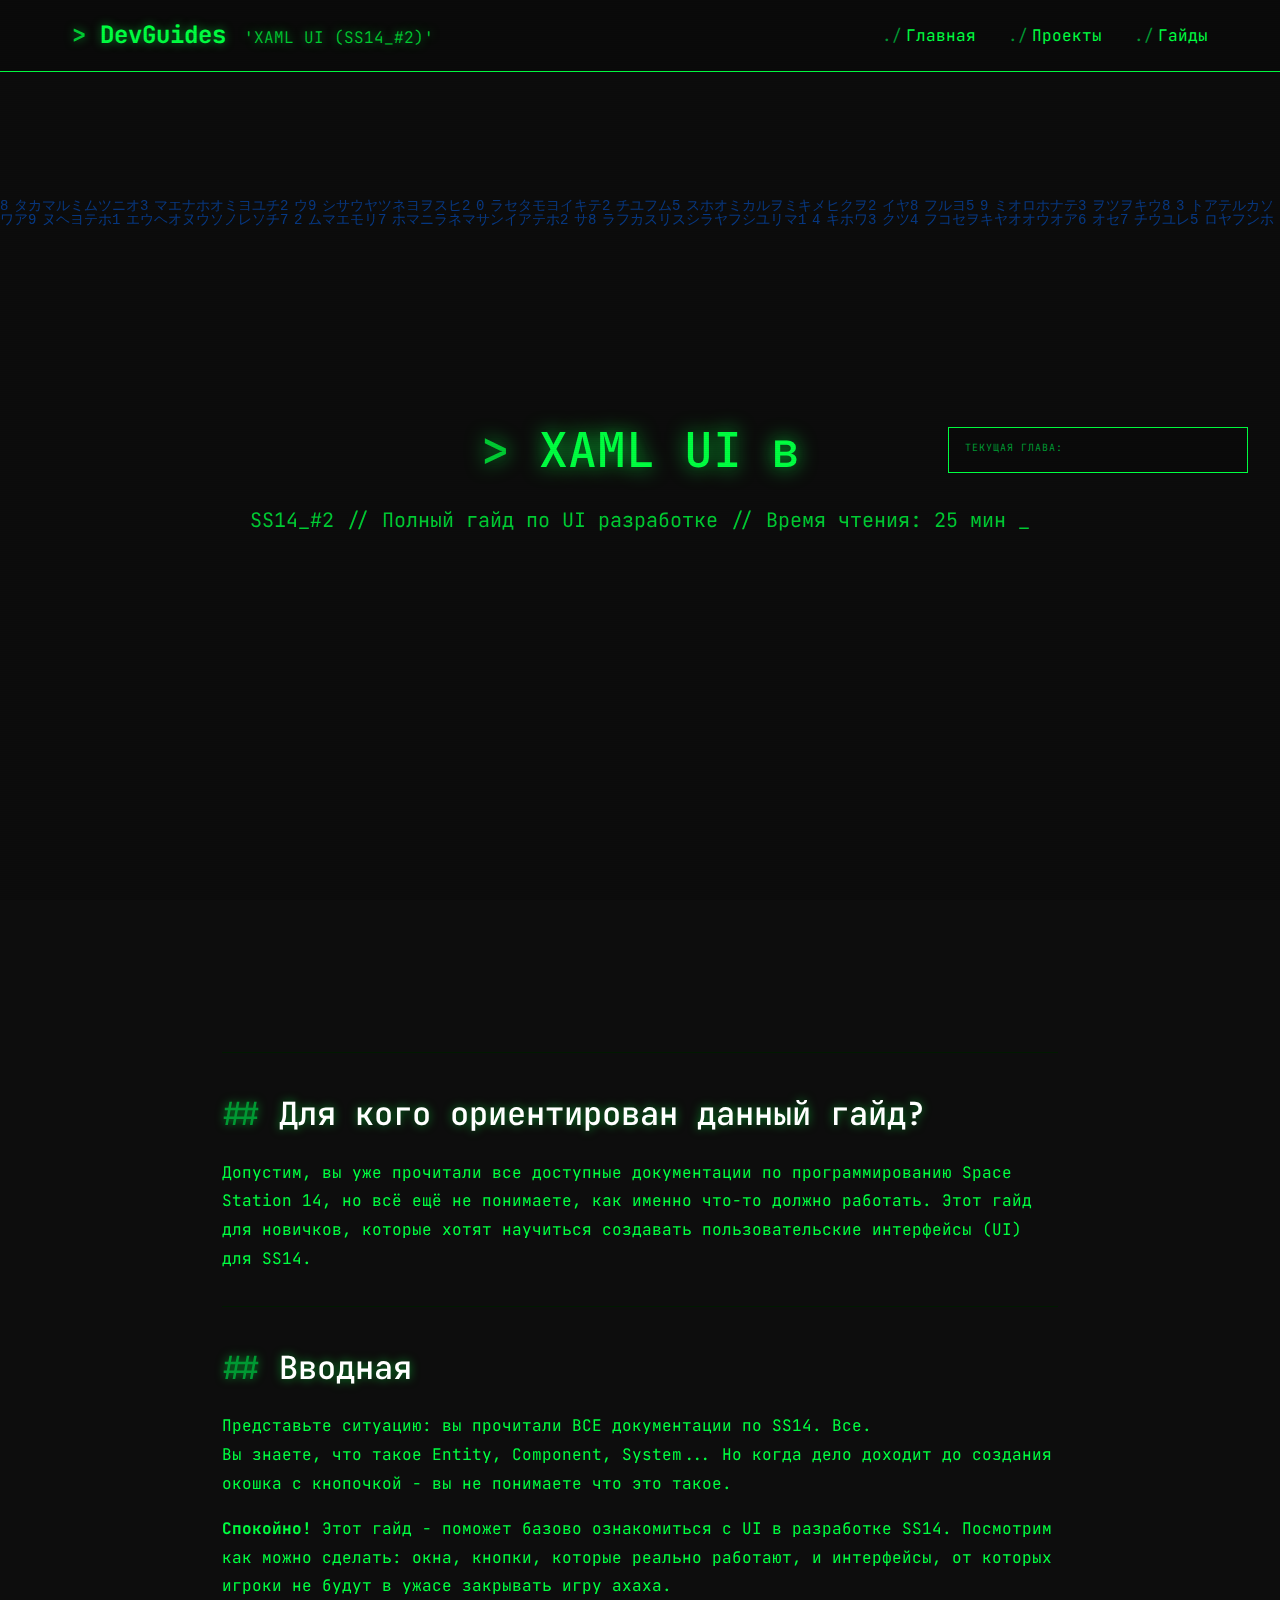
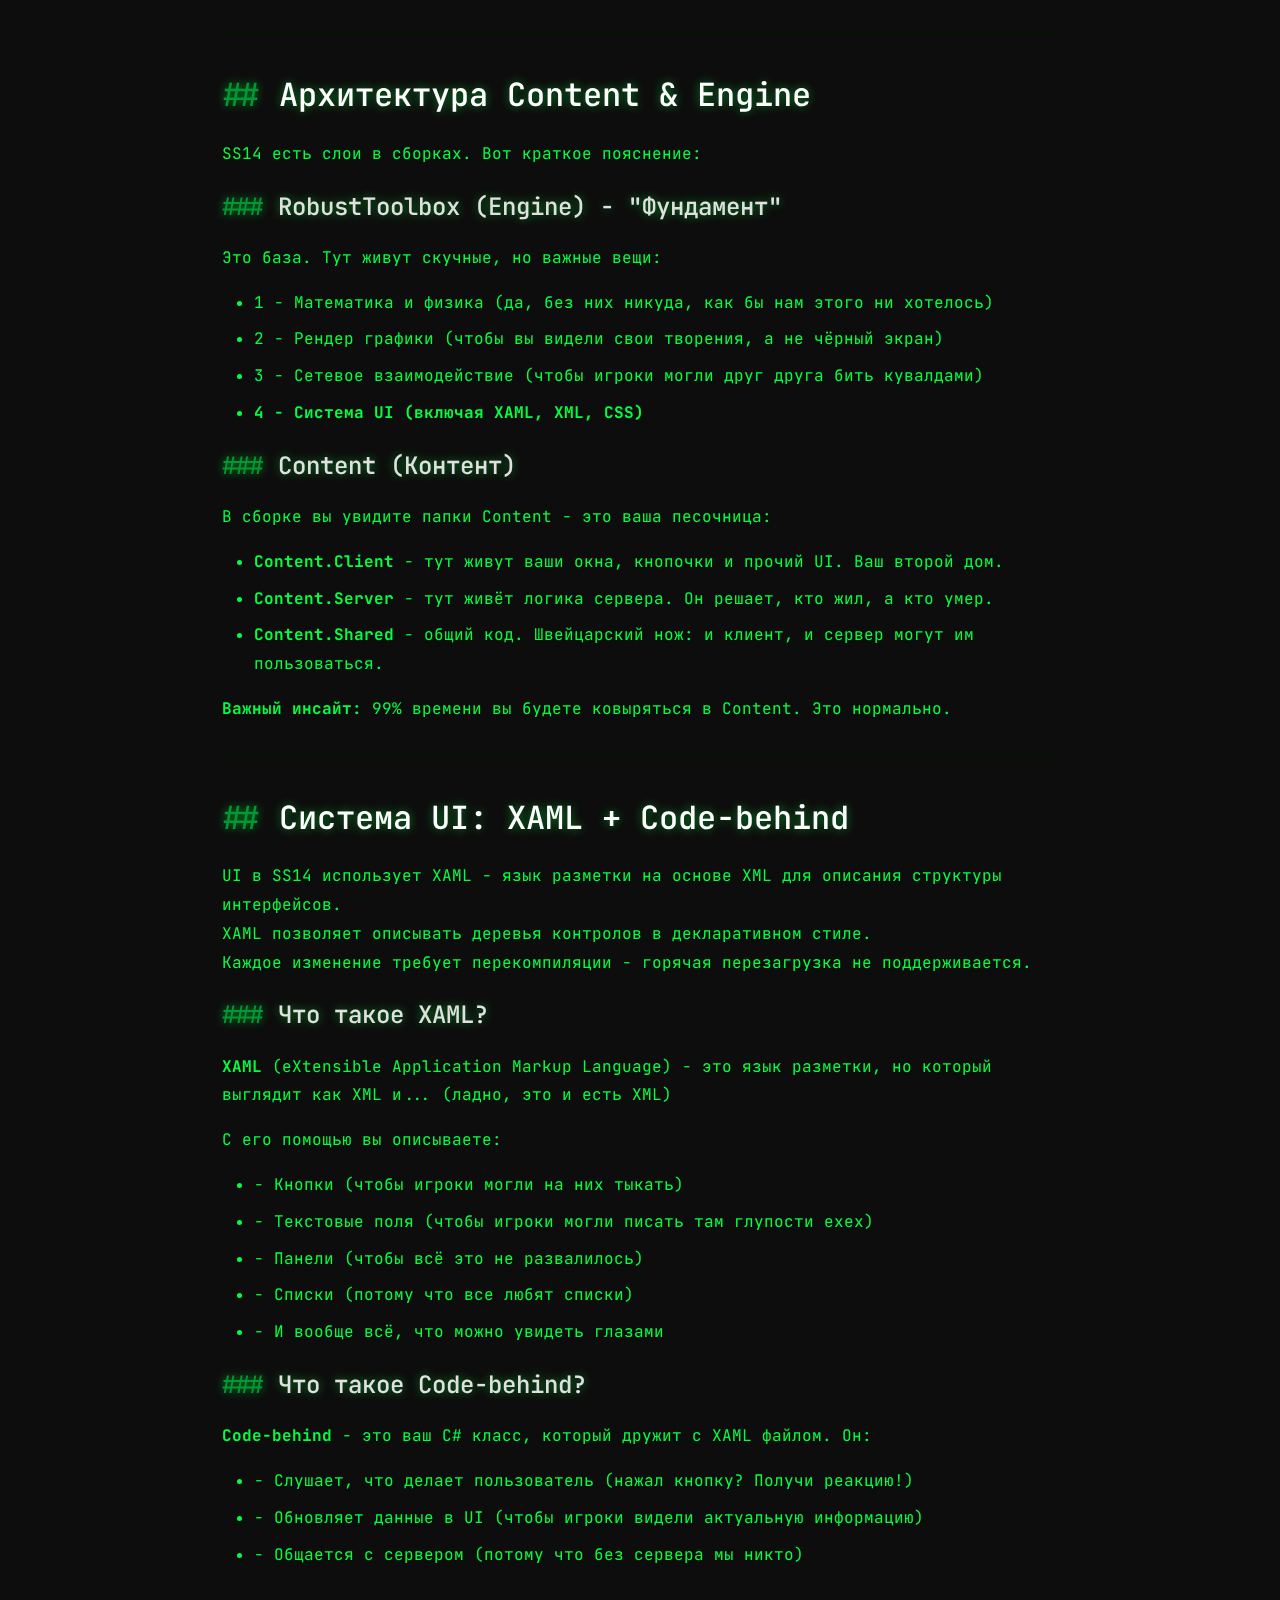
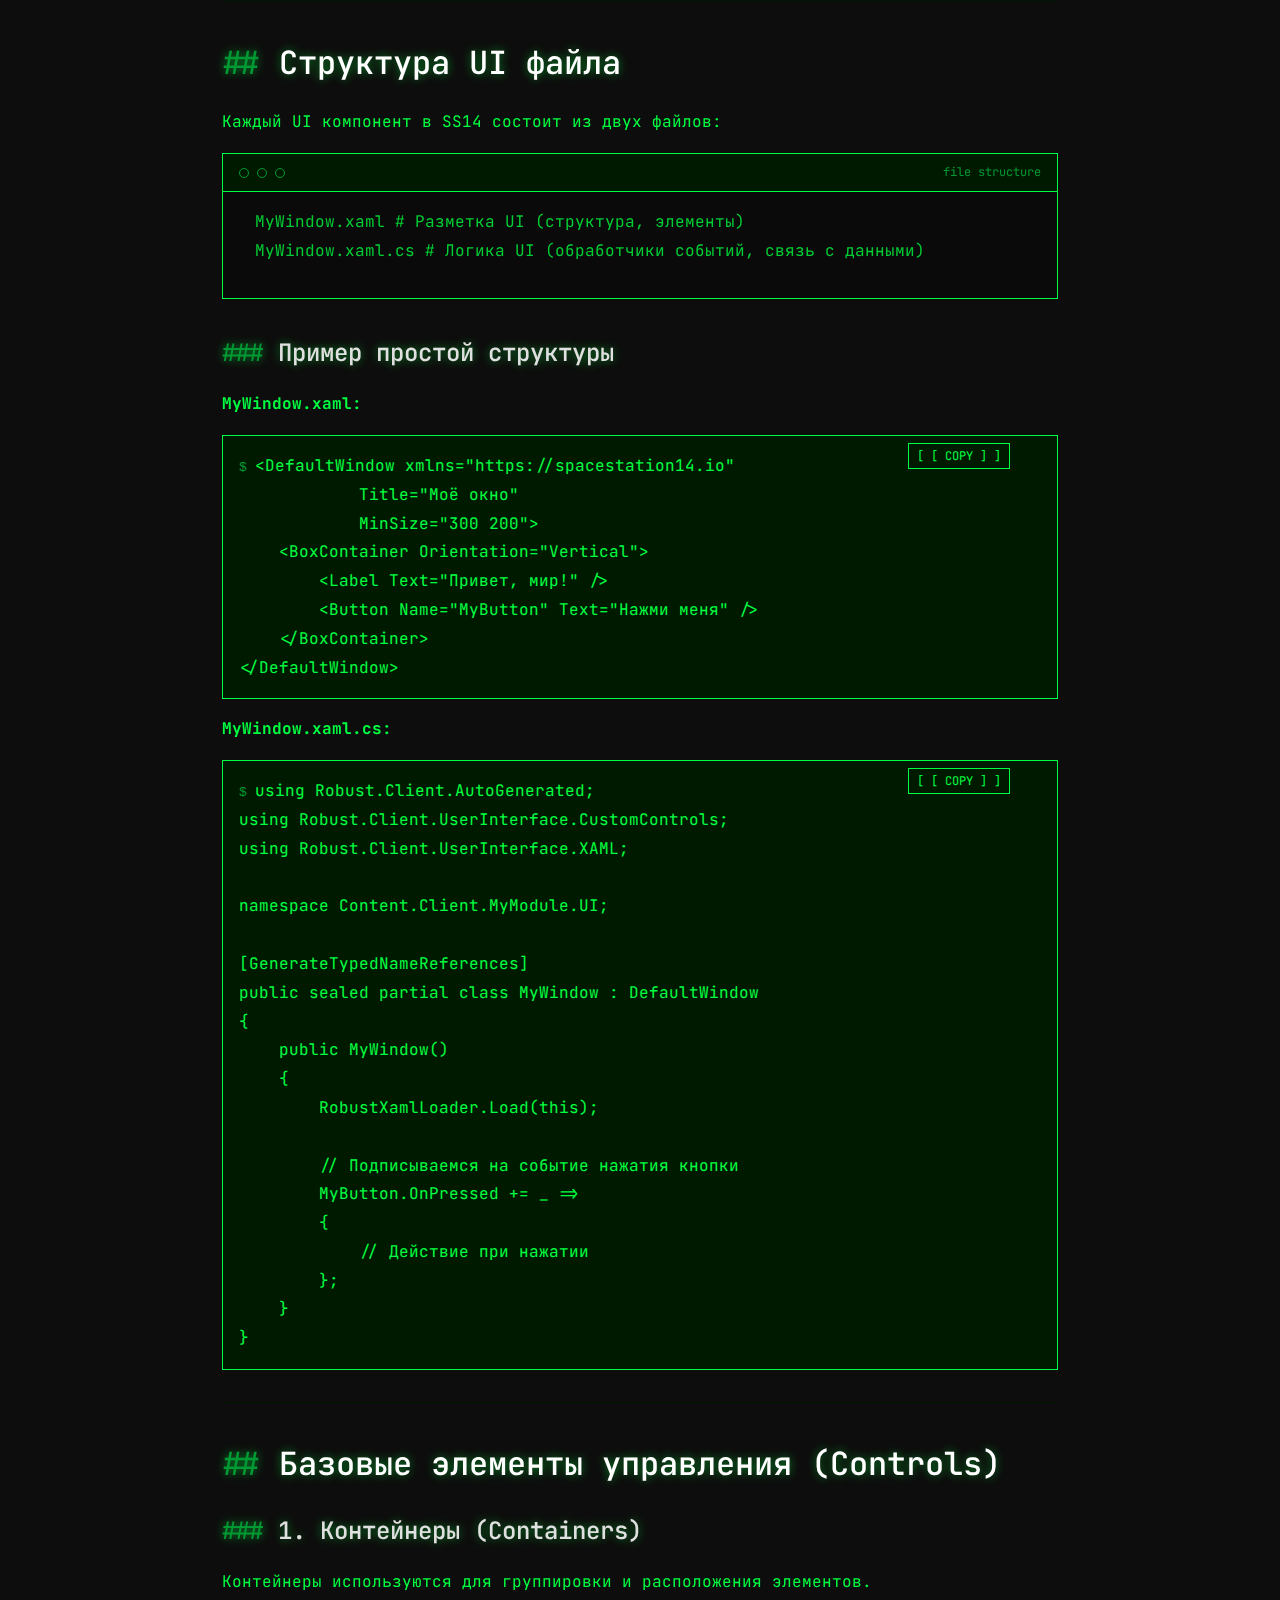
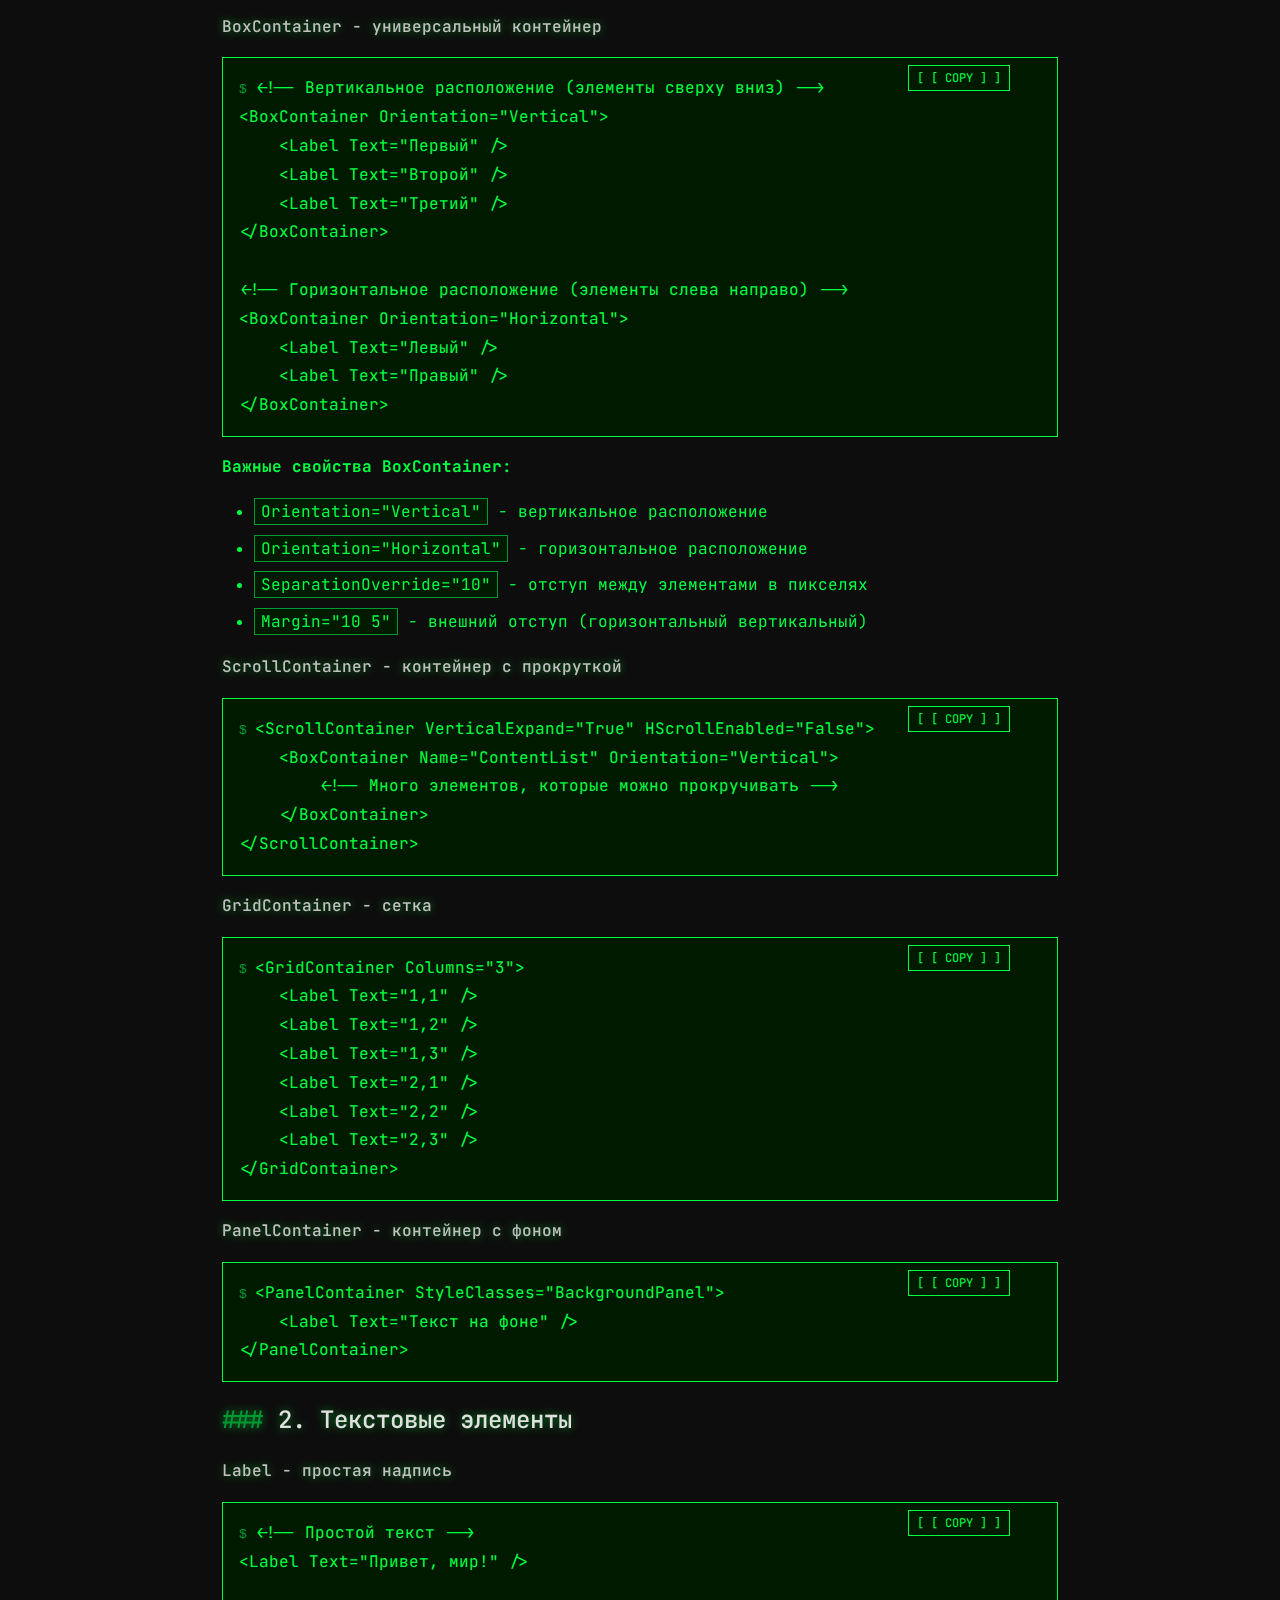
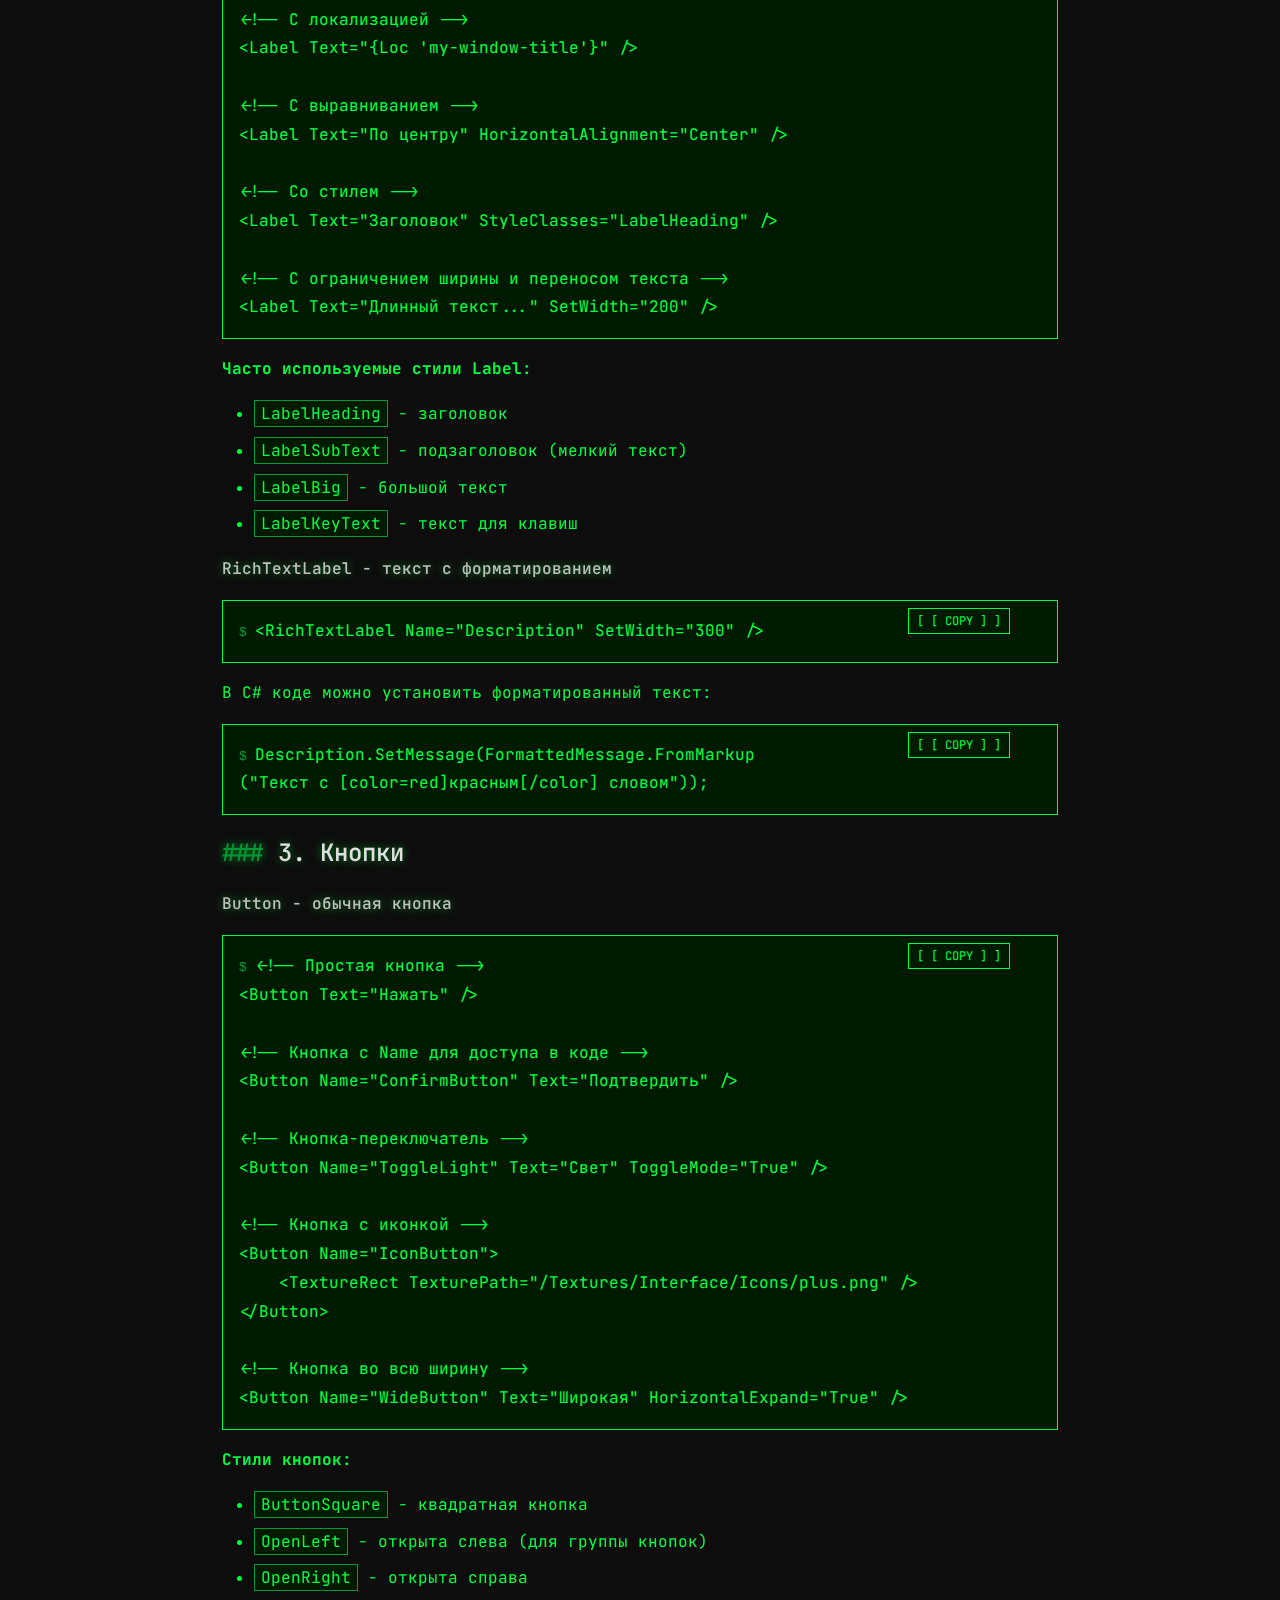
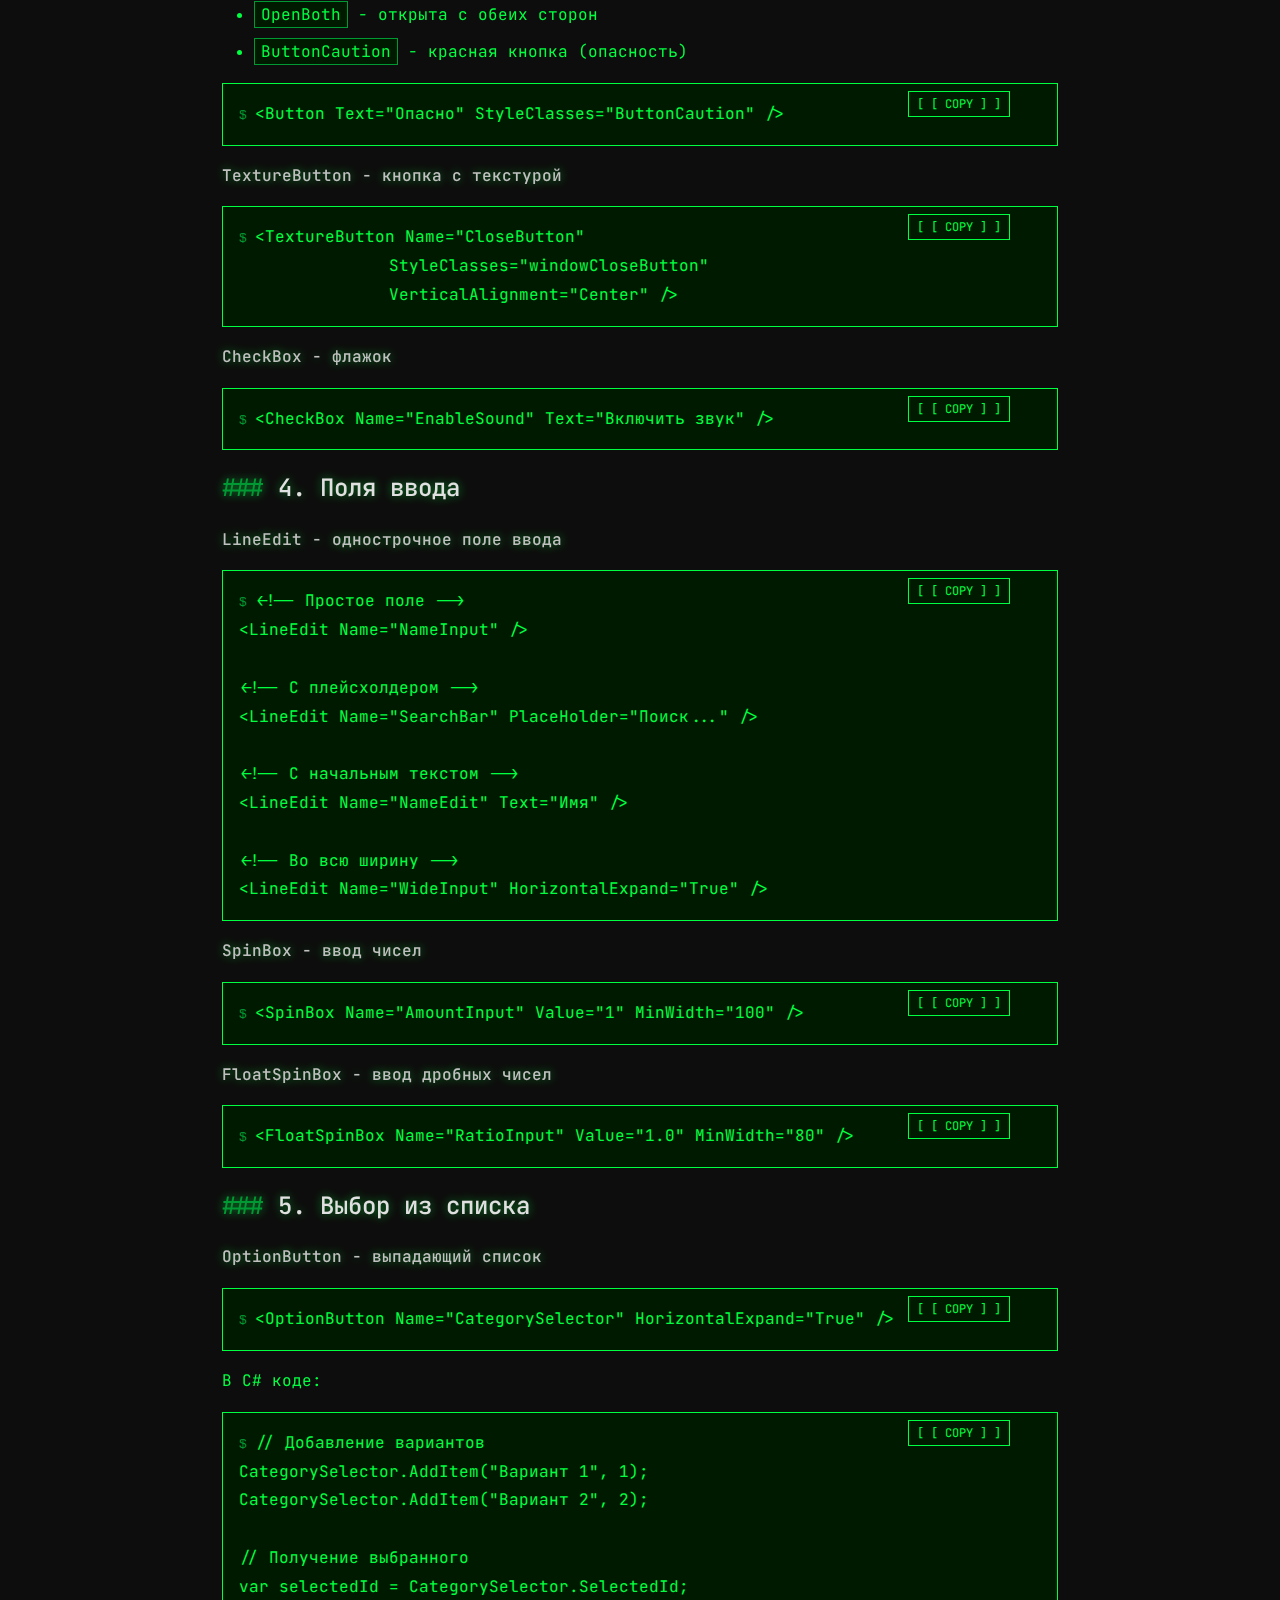
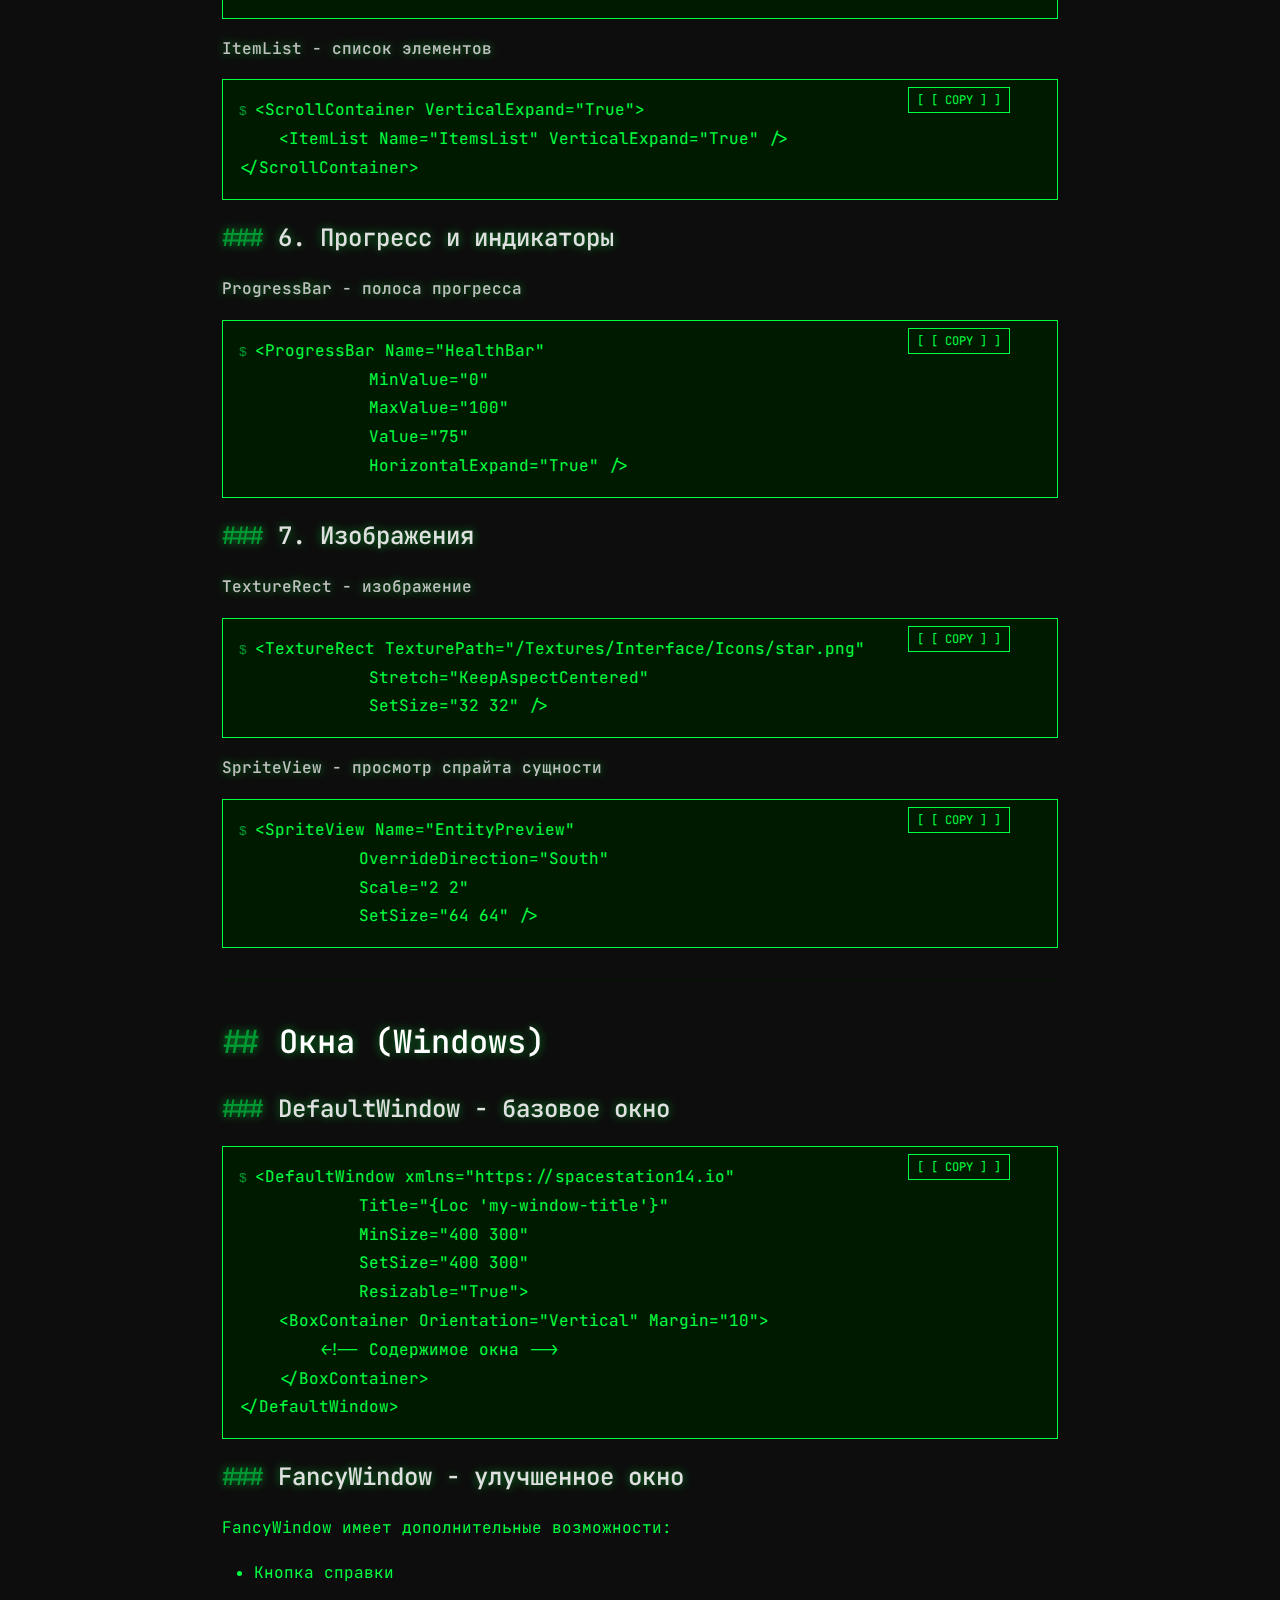
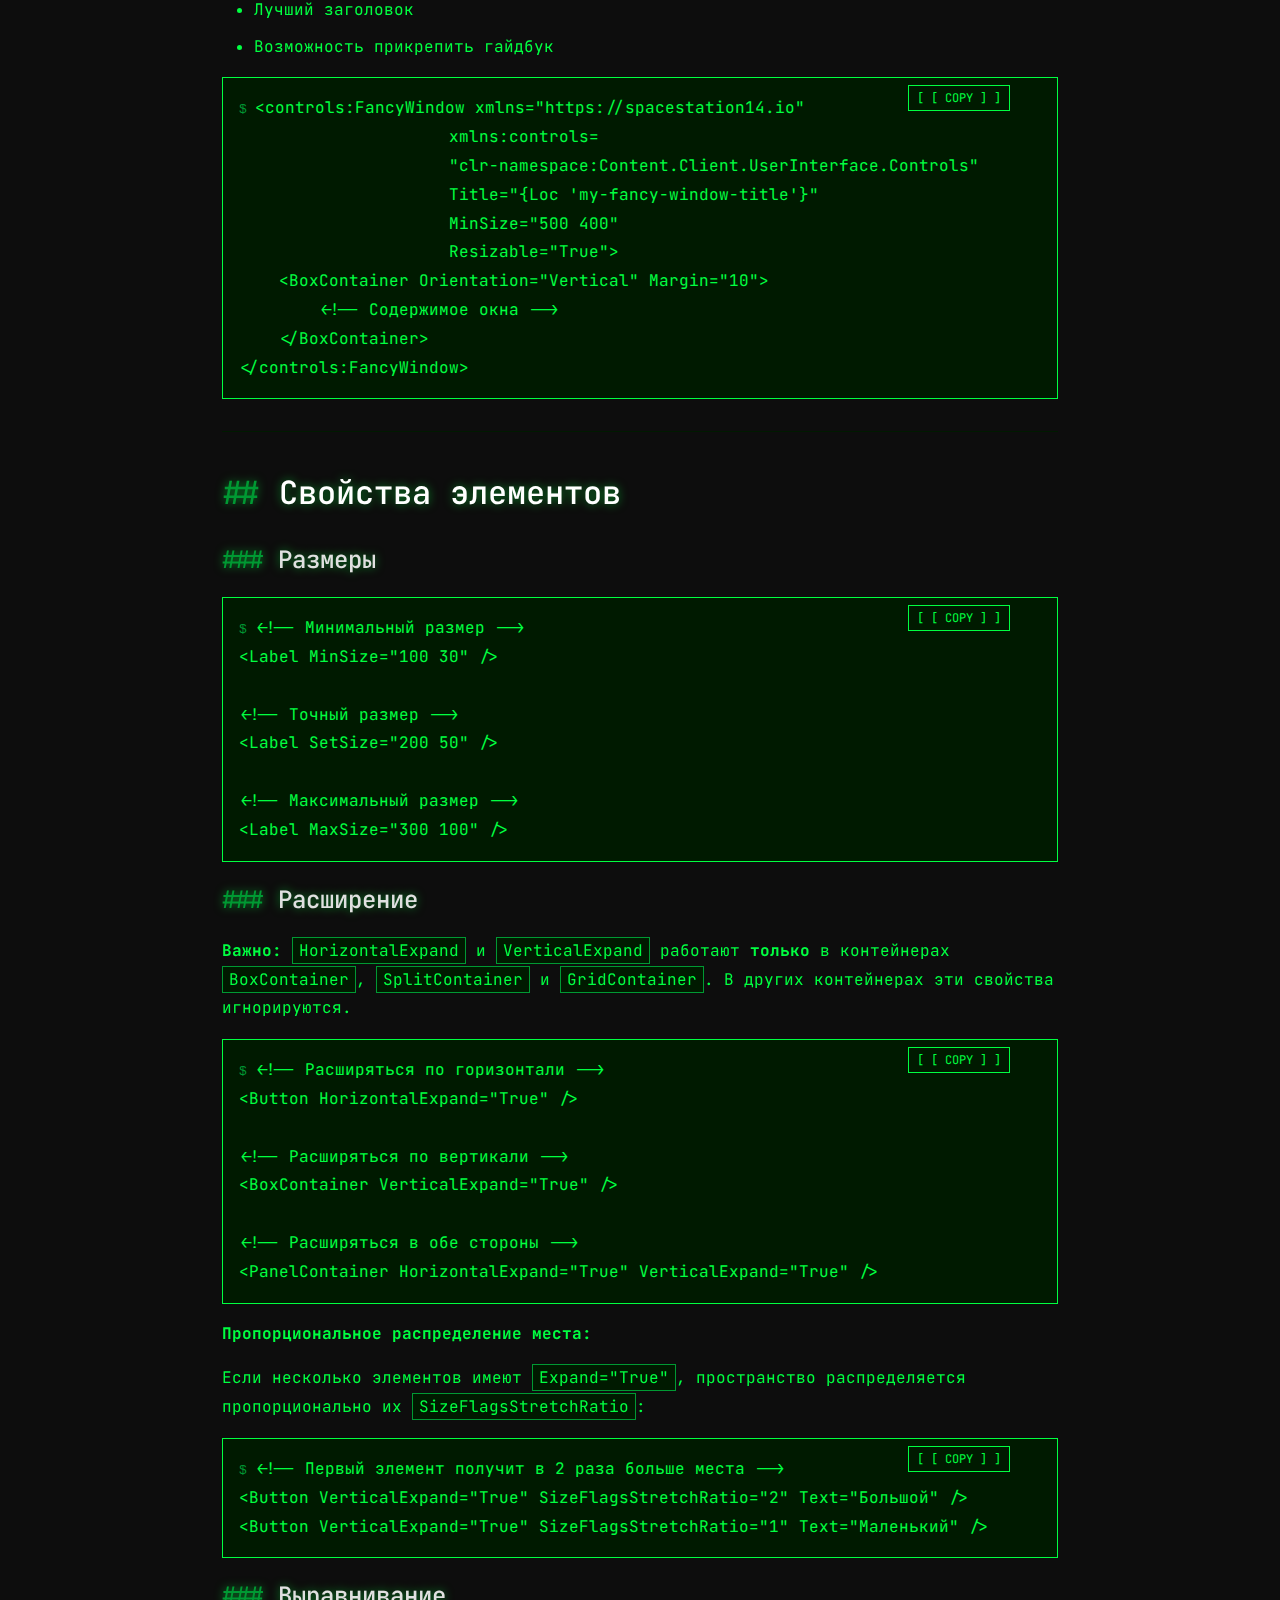
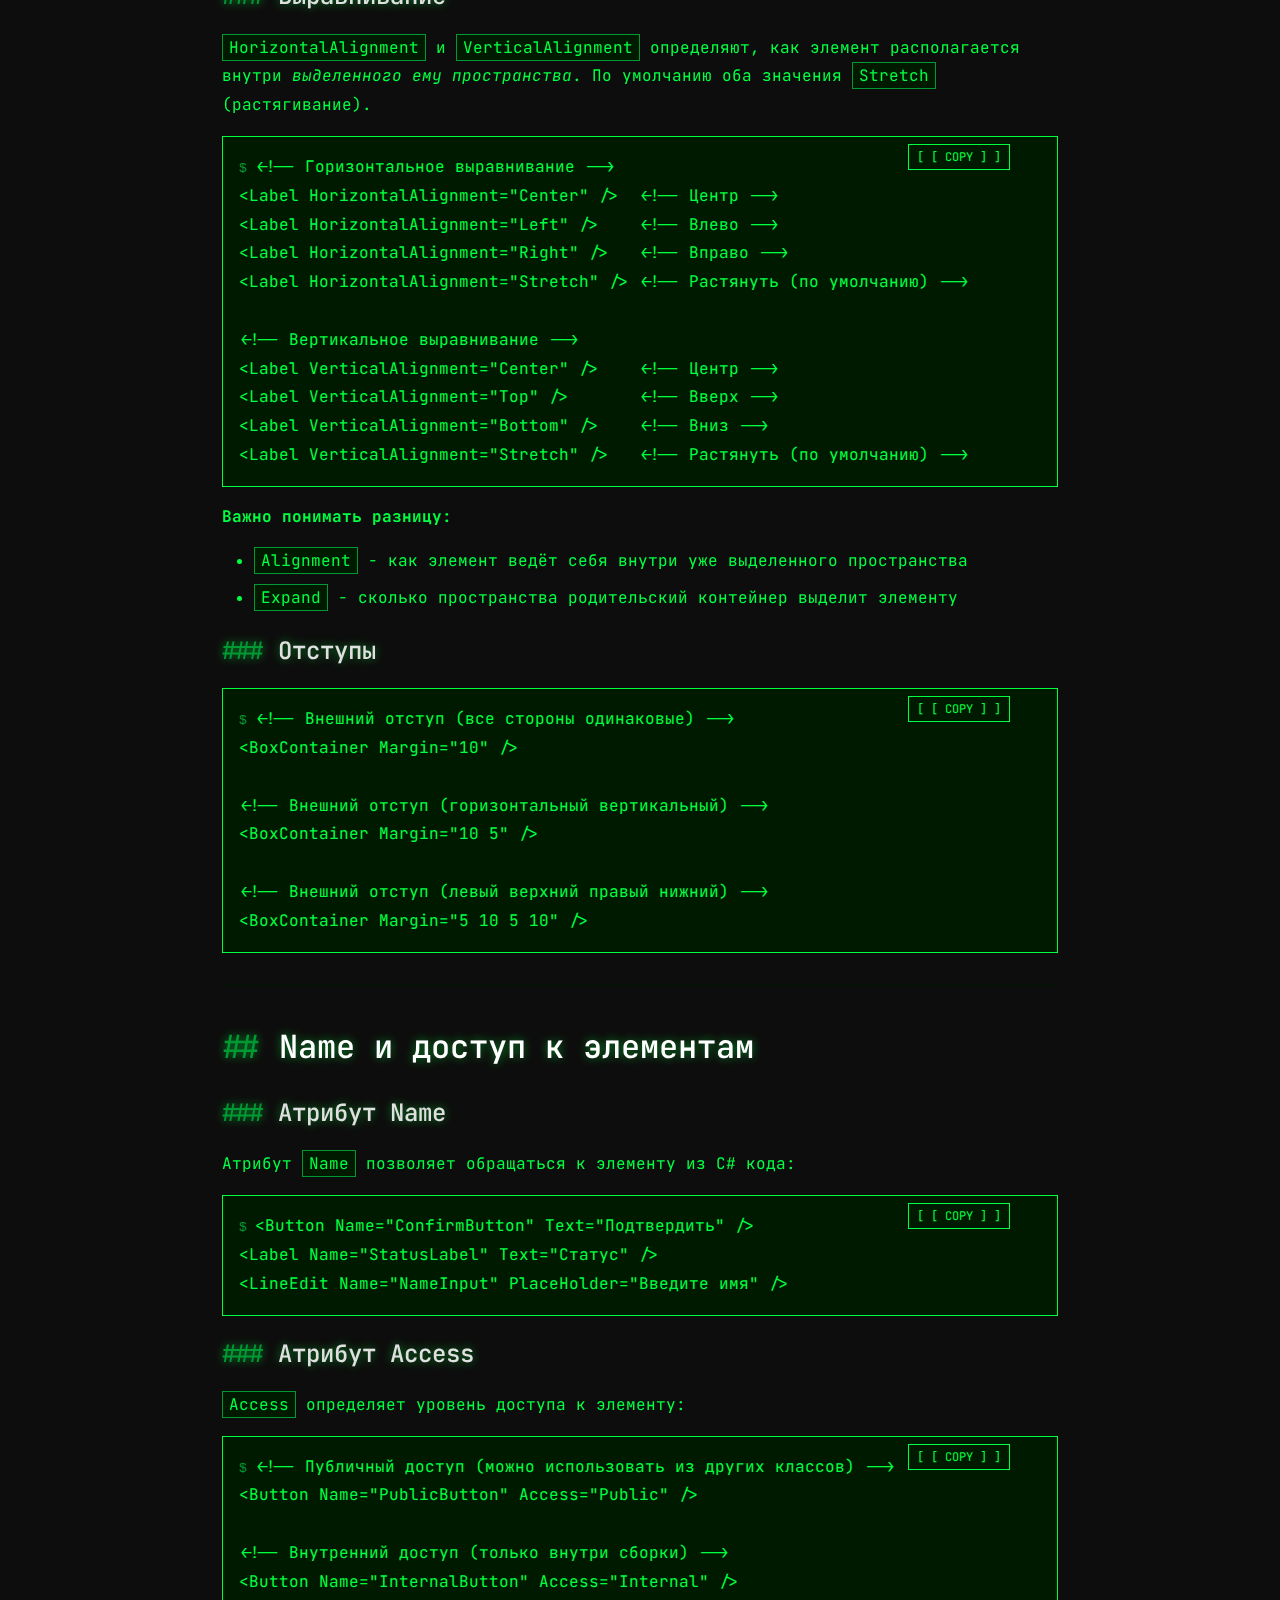
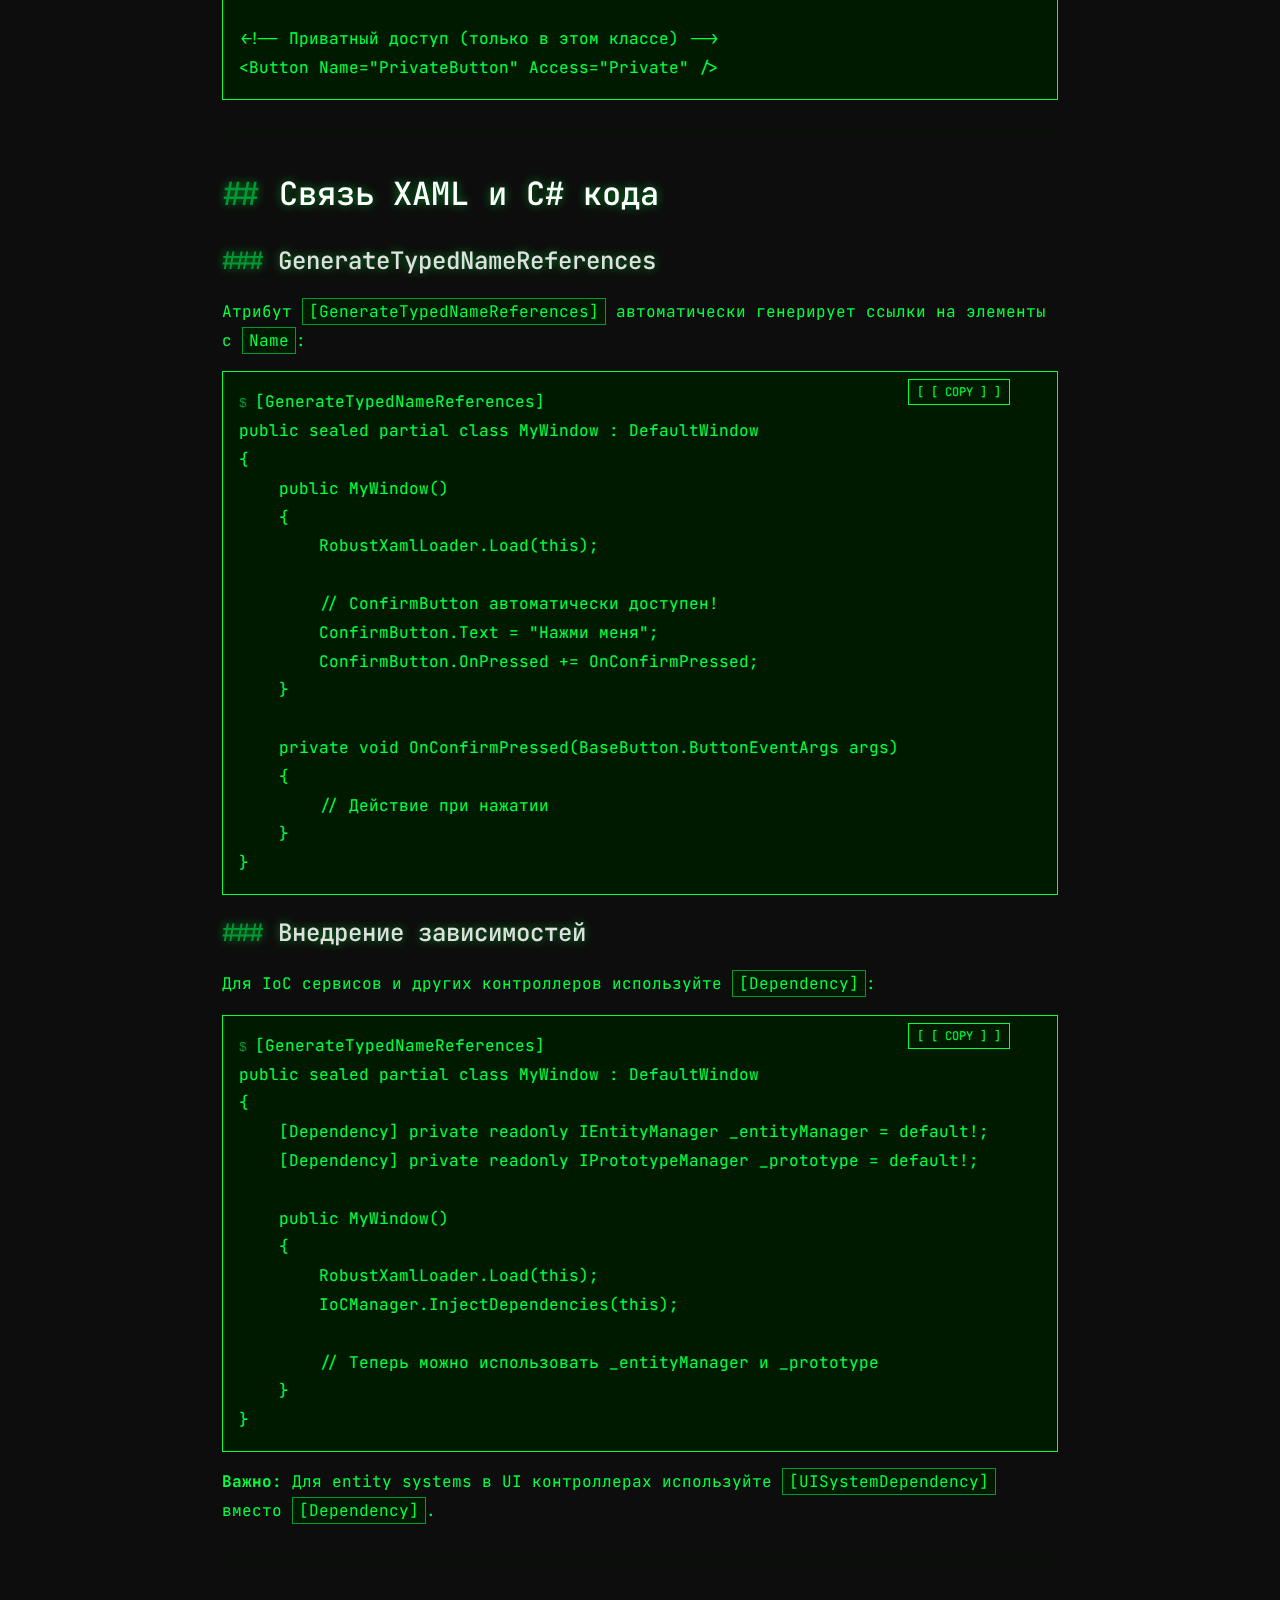
<file: guides/ss14-xaml-ui.html>
<!DOCTYPE html>
<html lang="ru">
<head>
    <meta charset="UTF-8">
    <meta name="viewport" content="width=device-width, initial-scale=1.0">
    <meta name="description" content="Гайд по программированию UI в Space Station 14 (XAML + C#) - основы создания интерфейсов">
    <meta name="keywords" content="SS14, Space Station 14, XAML, UI, C#, разработка, гайд, туториал, интерфейсы">
    <meta name="author" content="Кейси">
    <link rel="canonical" href="https://bitboxxxer.github.io/guides/ss14-xaml-ui.html">
    
    <!-- Open Graph / Social Media -->
    <meta property="og:title" content="XAML UI в SS14 - DevGuides">
    <meta property="og:description" content="Полный гайд по созданию пользовательских интерфейсов в Space Station 14.">
    <meta property="og:type" content="article">
    <meta property="og:url" content="https://bitboxxxer.github.io/guides/ss14-xaml-ui.html">
    <meta property="og:site_name" content="DevGuides">
    
    <link rel="icon" type="image/x-icon" href="../assets/images/favicon.ico">
    <link rel="icon" type="image/png" sizes="32x32" href="../assets/images/favicon-32x32.png">
    <link rel="icon" type="image/png" sizes="16x16" href="../assets/images/favicon-16x16.png">
    <link rel="apple-touch-icon" sizes="180x180" href="../assets/images/apple-touch-icon.png">
    
    <title>DevGuides // XAML UI в SS14</title>
    
    <link rel="preconnect" href="https://fonts.googleapis.com">
    <link rel="preconnect" href="https://fonts.gstatic.com" crossorigin>
    <link href="https://fonts.googleapis.com/css2?family=JetBrains+Mono:wght@300;400;500;700&display=swap" rel="stylesheet">
    <link rel="stylesheet" href="../css/style.css">
</head>
<body data-guide-title="XAML UI" data-guide-id="SS14_#2">
    <nav class="nav">
        <div class="nav__container">
            <a href="../index.html" class="nav__logo">DevGuides</a>
            <button class="nav__toggle" onclick="toggleNav()">[ MENU ]</button>
            <ul class="nav__links" id="navLinks">
                <li><a href="../index.html" class="nav__link">Главная</a></li>
                <li><a href="../projects.html" class="nav__link">Проекты</a></li>
                <li><a href="../guides.html" class="nav__link nav__link--active">Гайды</a></li>
            </ul>
        </div>
    </nav>
    <section class="hero">
        <div class="hero__content">
            <h1 class="hero__title">XAML UI в Space Station 14</h1>
            <p class="hero__subtitle">
                SS14_#2 // Полный гайд по UI разработке // Время чтения: 25 мин
            </p>
        </div>
    </section>
    <aside class="toc">
        <div class="toc__header">
            <span class="toc__title">СОДЕРЖАНИЕ</span>
            <button class="toc__toggle" onclick="toggleToc()">[ − ]</button>
        </div>
        <nav class="toc__content" id="tocContent">
            <!-- Генерируется JavaScript -->
        </nav>
        <div class="toc__current" id="tocCurrent">
            <span class="toc__current-label">Текущая глава:</span>
            <span class="toc__current-title" id="tocCurrentTitle"></span>
        </div>
    </aside>
    <article class="guide">
        <div class="container">
            <div class="guide__content">
                
                <h2>Для кого ориентирован данный гайд?</h2>
                <p>
                    Допустим, вы уже прочитали все доступные документации по программированию Space Station 14, но всё ещё не понимаете, как именно что-то должно работать. Этот гайд для новичков, которые хотят научиться создавать пользовательские интерфейсы (UI) для SS14.
                </p>

                <h2>Вводная</h2>
                <p>
                    Представьте ситуацию: вы прочитали ВСЕ документации по SS14. Все.<br> Вы знаете, что такое Entity, Component, System... Но когда дело доходит до создания окошка с кнопочкой - вы не понимаете что это такое.
                </p>
                <p>
                    <strong>Спокойно!</strong> Этот гайд - поможет базово ознакомиться с UI в разработке SS14. Посмотрим как можно сделать: окна, кнопки, которые реально работают, и интерфейсы, от которых игроки не будут в ужасе закрывать игру ахаха.
                </p>

                <h2>Архитектура Content & Engine</h2>
                <p>
                    SS14 есть слои в сборках. Вот краткое пояснение:
                </p>

                <h3>RobustToolbox (Engine) - "Фундамент"</h3>
                <p>Это база. Тут живут скучные, но важные вещи:</p>
                <ul>
                    <li>1 - Математика и физика (да, без них никуда, как бы нам этого ни хотелось)</li>
                    <li>2 - Рендер графики (чтобы вы видели свои творения, а не чёрный экран)</li>
                    <li>3 - Сетевое взаимодействие (чтобы игроки могли друг друга бить кувалдами)</li>
                    <li><strong>4 - Система UI (включая XAML, XML, CSS)</strong></li>
                </ul>

                <h3>Content (Контент)</h3>
                <p>В сборке вы увидите папки Content - это ваша песочница:</p>
                <ul>
                    <li><strong>Content.Client</strong> - тут живут ваши окна, кнопочки и прочий UI. Ваш второй дом.</li>
                    <li><strong>Content.Server</strong> - тут живёт логика сервера. Он решает, кто жил, а кто умер.</li>
                    <li><strong>Content.Shared</strong> - общий код. Швейцарский нож: и клиент, и сервер могут им пользоваться.</li>
                </ul>
                <p>
                    <strong>Важный инсайт:</strong> 99% времени вы будете ковыряться в Content. Это нормально.
                </p>

                <h2>Система UI: XAML + Code-behind</h2>
                <p>
                    UI в SS14 использует XAML - язык разметки на основе XML для описания структуры интерфейсов.
                    <br> XAML позволяет описывать деревья контролов в декларативном стиле.
                    <br> Каждое изменение требует перекомпиляции - горячая перезагрузка не поддерживается.
                </p>

                <h3>Что такое XAML?</h3>
                <p>
                    <strong>XAML</strong> (eXtensible Application Markup Language) - это язык разметки, но который выглядит как XML и... (ладно, это и есть XML)
                </p>
                <p>С его помощью вы описываете:</p>
                <ul>
                    <li> - Кнопки (чтобы игроки могли на них тыкать)</li>
                    <li> - Текстовые поля (чтобы игроки могли писать там глупости ехех)</li>
                    <li> - Панели (чтобы всё это не развалилось)</li>
                    <li> - Списки (потому что все любят списки)</li>
                    <li> - И вообще всё, что можно увидеть глазами</li>
                </ul>

                <h3>Что такое Code-behind?</h3>
                <p>
                    <strong>Code-behind</strong> - это ваш C# класс, который дружит с XAML файлом. Он:
                </p>
                <ul>
                    <li> - Слушает, что делает пользователь (нажал кнопку? Получи реакцию!)</li>
                    <li> - Обновляет данные в UI (чтобы игроки видели актуальную информацию)</li>
                    <li> - Общается с сервером (потому что без сервера мы никто)</li>
                </ul>

                <h2>Структура UI файла</h2>
                <p>Каждый UI компонент в SS14 состоит из двух файлов:</p>
                <div class="terminal">
                    <div class="terminal__header">
                        <span class="terminal__dot"></span>
                        <span class="terminal__dot"></span>
                        <span class="terminal__dot"></span>
                        <span class="terminal__title">file structure</span>
                    </div>
                    <div class="terminal__body">
                        <p class="terminal__output">
                            MyWindow.xaml       # Разметка UI (структура, элементы)<br>
                            MyWindow.xaml.cs    # Логика UI (обработчики событий, связь с данными)
                        </p>
                    </div>
                </div>

                <h3>Пример простой структуры</h3>
                <p><strong>MyWindow.xaml:</strong></p>
                <div class="code-block">
                    <span class="code-block__lang">xml</span>
                    <pre><code>&lt;DefaultWindow xmlns="https://spacestation14.io"
            Title="Моё окно"
            MinSize="300 200"&gt;
    &lt;BoxContainer Orientation="Vertical"&gt;
        &lt;Label Text="Привет, мир!" /&gt;
        &lt;Button Name="MyButton" Text="Нажми меня" /&gt;
    &lt;/BoxContainer&gt;
&lt;/DefaultWindow&gt;</code></pre>
                </div>

                <p><strong>MyWindow.xaml.cs:</strong></p>
                <div class="code-block">
                    <span class="code-block__lang">csharp</span>
                    <pre><code>using Robust.Client.AutoGenerated;
using Robust.Client.UserInterface.CustomControls;
using Robust.Client.UserInterface.XAML;

namespace Content.Client.MyModule.UI;

[GenerateTypedNameReferences]
public sealed partial class MyWindow : DefaultWindow
{
    public MyWindow()
    {
        RobustXamlLoader.Load(this);

        // Подписываемся на событие нажатия кнопки
        MyButton.OnPressed += _ =>
        {
            // Действие при нажатии
        };
    }
}</code></pre>
                </div>

                <h2>Базовые элементы управления (Controls)</h2>

                <h3>1. Контейнеры (Containers)</h3>
                <p>Контейнеры используются для группировки и расположения элементов.</p>

                <h4>BoxContainer - универсальный контейнер</h4>
                <div class="code-block">
                    <span class="code-block__lang">xml</span>
                    <pre><code>&lt;!-- Вертикальное расположение (элементы сверху вниз) --&gt;
&lt;BoxContainer Orientation="Vertical"&gt;
    &lt;Label Text="Первый" /&gt;
    &lt;Label Text="Второй" /&gt;
    &lt;Label Text="Третий" /&gt;
&lt;/BoxContainer&gt;

&lt;!-- Горизонтальное расположение (элементы слева направо) --&gt;
&lt;BoxContainer Orientation="Horizontal"&gt;
    &lt;Label Text="Левый" /&gt;
    &lt;Label Text="Правый" /&gt;
&lt;/BoxContainer&gt;</code></pre>
                </div>

                <p><strong>Важные свойства BoxContainer:</strong></p>
                <ul>
                    <li><code>Orientation="Vertical"</code> - вертикальное расположение</li>
                    <li><code>Orientation="Horizontal"</code> - горизонтальное расположение</li>
                    <li><code>SeparationOverride="10"</code> - отступ между элементами в пикселях</li>
                    <li><code>Margin="10 5"</code> - внешний отступ (горизонтальный вертикальный)</li>
                </ul>

                <h4>ScrollContainer - контейнер с прокруткой</h4>
                <div class="code-block">
                    <span class="code-block__lang">xml</span>
                    <pre><code>&lt;ScrollContainer VerticalExpand="True" HScrollEnabled="False"&gt;
    &lt;BoxContainer Name="ContentList" Orientation="Vertical"&gt;
        &lt;!-- Много элементов, которые можно прокручивать --&gt;
    &lt;/BoxContainer&gt;
&lt;/ScrollContainer&gt;</code></pre>
                </div>

                <h4>GridContainer - сетка</h4>
                <div class="code-block">
                    <span class="code-block__lang">xml</span>
                    <pre><code>&lt;GridContainer Columns="3"&gt;
    &lt;Label Text="1,1" /&gt;
    &lt;Label Text="1,2" /&gt;
    &lt;Label Text="1,3" /&gt;
    &lt;Label Text="2,1" /&gt;
    &lt;Label Text="2,2" /&gt;
    &lt;Label Text="2,3" /&gt;
&lt;/GridContainer&gt;</code></pre>
                </div>

                <h4>PanelContainer - контейнер с фоном</h4>
                <div class="code-block">
                    <span class="code-block__lang">xml</span>
                    <pre><code>&lt;PanelContainer StyleClasses="BackgroundPanel"&gt;
    &lt;Label Text="Текст на фоне" /&gt;
&lt;/PanelContainer&gt;</code></pre>
                </div>

                <h3>2. Текстовые элементы</h3>

                <h4>Label - простая надпись</h4>
                <div class="code-block">
                    <span class="code-block__lang">xml</span>
                    <pre><code>&lt;!-- Простой текст --&gt;
&lt;Label Text="Привет, мир!" /&gt;

&lt;!-- С локализацией --&gt;
&lt;Label Text="{Loc 'my-window-title'}" /&gt;

&lt;!-- С выравниванием --&gt;
&lt;Label Text="По центру" HorizontalAlignment="Center" /&gt;

&lt;!-- Со стилем --&gt;
&lt;Label Text="Заголовок" StyleClasses="LabelHeading" /&gt;

&lt;!-- С ограничением ширины и переносом текста --&gt;
&lt;Label Text="Длинный текст..." SetWidth="200" /&gt;</code></pre>
                </div>

                <p><strong>Часто используемые стили Label:</strong></p>
                <ul>
                    <li><code>LabelHeading</code> - заголовок</li>
                    <li><code>LabelSubText</code> - подзаголовок (мелкий текст)</li>
                    <li><code>LabelBig</code> - большой текст</li>
                    <li><code>LabelKeyText</code> - текст для клавиш</li>
                </ul>

                <h4>RichTextLabel - текст с форматированием</h4>
                <div class="code-block">
                    <span class="code-block__lang">xml</span>
                    <pre><code>&lt;RichTextLabel Name="Description" SetWidth="300" /&gt;</code></pre>
                </div>
                <p>В C# коде можно установить форматированный текст:</p>
                <div class="code-block">
                    <span class="code-block__lang">csharp</span>
                    <pre><code>Description.SetMessage(FormattedMessage.FromMarkup
("Текст с [color=red]красным[/color] словом"));</code></pre>
                </div>

                <h3>3. Кнопки</h3>

                <h4>Button - обычная кнопка</h4>
                <div class="code-block">
                    <span class="code-block__lang">xml</span>
                    <pre><code>&lt;!-- Простая кнопка --&gt;
&lt;Button Text="Нажать" /&gt;

&lt;!-- Кнопка с Name для доступа в коде --&gt;
&lt;Button Name="ConfirmButton" Text="Подтвердить" /&gt;

&lt;!-- Кнопка-переключатель --&gt;
&lt;Button Name="ToggleLight" Text="Свет" ToggleMode="True" /&gt;

&lt;!-- Кнопка с иконкой --&gt;
&lt;Button Name="IconButton"&gt;
    &lt;TextureRect TexturePath="/Textures/Interface/Icons/plus.png" /&gt;
&lt;/Button&gt;

&lt;!-- Кнопка во всю ширину --&gt;
&lt;Button Name="WideButton" Text="Широкая" HorizontalExpand="True" /&gt;</code></pre>
                </div>

                <p><strong>Стили кнопок:</strong></p>
                <ul>
                    <li><code>ButtonSquare</code> - квадратная кнопка</li>
                    <li><code>OpenLeft</code> - открыта слева (для группы кнопок)</li>
                    <li><code>OpenRight</code> - открыта справа</li>
                    <li><code>OpenBoth</code> - открыта с обеих сторон</li>
                    <li><code>ButtonCaution</code> - красная кнопка (опасность)</li>
                </ul>
                <div class="code-block">
                    <span class="code-block__lang">xml</span>
                    <pre><code>&lt;Button Text="Опасно" StyleClasses="ButtonCaution" /&gt;</code></pre>
                </div>

                <h4>TextureButton - кнопка с текстурой</h4>
                <div class="code-block">
                    <span class="code-block__lang">xml</span>
                    <pre><code>&lt;TextureButton Name="CloseButton"
               StyleClasses="windowCloseButton"
               VerticalAlignment="Center" /&gt;</code></pre>
                </div>

                <h4>CheckBox - флажок</h4>
                <div class="code-block">
                    <span class="code-block__lang">xml</span>
                    <pre><code>&lt;CheckBox Name="EnableSound" Text="Включить звук" /&gt;</code></pre>
                </div>

                <h3>4. Поля ввода</h3>

                <h4>LineEdit - однострочное поле ввода</h4>
                <div class="code-block">
                    <span class="code-block__lang">xml</span>
                    <pre><code>&lt;!-- Простое поле --&gt;
&lt;LineEdit Name="NameInput" /&gt;

&lt;!-- С плейсхолдером --&gt;
&lt;LineEdit Name="SearchBar" PlaceHolder="Поиск..." /&gt;

&lt;!-- С начальным текстом --&gt;
&lt;LineEdit Name="NameEdit" Text="Имя" /&gt;

&lt;!-- Во всю ширину --&gt;
&lt;LineEdit Name="WideInput" HorizontalExpand="True" /&gt;</code></pre>
                </div>

                <h4>SpinBox - ввод чисел</h4>
                <div class="code-block">
                    <span class="code-block__lang">xml</span>
                    <pre><code>&lt;SpinBox Name="AmountInput" Value="1" MinWidth="100" /&gt;</code></pre>
                </div>

                <h4>FloatSpinBox - ввод дробных чисел</h4>
                <div class="code-block">
                    <span class="code-block__lang">xml</span>
                    <pre><code>&lt;FloatSpinBox Name="RatioInput" Value="1.0" MinWidth="80" /&gt;</code></pre>
                </div>

                <h3>5. Выбор из списка</h3>

                <h4>OptionButton - выпадающий список</h4>
                <div class="code-block">
                    <span class="code-block__lang">xml</span>
                    <pre><code>&lt;OptionButton Name="CategorySelector" HorizontalExpand="True" /&gt;</code></pre>
                </div>
                <p>В C# коде:</p>
                <div class="code-block">
                    <span class="code-block__lang">csharp</span>
                    <pre><code>// Добавление вариантов
CategorySelector.AddItem("Вариант 1", 1);
CategorySelector.AddItem("Вариант 2", 2);

// Получение выбранного
var selectedId = CategorySelector.SelectedId;</code></pre>
                </div>

                <h4>ItemList - список элементов</h4>
                <div class="code-block">
                    <span class="code-block__lang">xml</span>
                    <pre><code>&lt;ScrollContainer VerticalExpand="True"&gt;
    &lt;ItemList Name="ItemsList" VerticalExpand="True" /&gt;
&lt;/ScrollContainer&gt;</code></pre>
                </div>

                <h3>6. Прогресс и индикаторы</h3>

                <h4>ProgressBar - полоса прогресса</h4>
                <div class="code-block">
                    <span class="code-block__lang">xml</span>
                    <pre><code>&lt;ProgressBar Name="HealthBar"
             MinValue="0"
             MaxValue="100"
             Value="75"
             HorizontalExpand="True" /&gt;</code></pre>
                </div>

                <h3>7. Изображения</h3>

                <h4>TextureRect - изображение</h4>
                <div class="code-block">
                    <span class="code-block__lang">xml</span>
                    <pre><code>&lt;TextureRect TexturePath="/Textures/Interface/Icons/star.png"
             Stretch="KeepAspectCentered"
             SetSize="32 32" /&gt;</code></pre>
                </div>

                <h4>SpriteView - просмотр спрайта сущности</h4>
                <div class="code-block">
                    <span class="code-block__lang">xml</span>
                    <pre><code>&lt;SpriteView Name="EntityPreview"
            OverrideDirection="South"
            Scale="2 2"
            SetSize="64 64" /&gt;</code></pre>
                </div>

                <h2>Окна (Windows)</h2>

                <h3>DefaultWindow - базовое окно</h3>
                <div class="code-block">
                    <span class="code-block__lang">xml</span>
                    <pre><code>&lt;DefaultWindow xmlns="https://spacestation14.io"
            Title="{Loc 'my-window-title'}"
            MinSize="400 300"
            SetSize="400 300"
            Resizable="True"&gt;
    &lt;BoxContainer Orientation="Vertical" Margin="10"&gt;
        &lt;!-- Содержимое окна --&gt;
    &lt;/BoxContainer&gt;
&lt;/DefaultWindow&gt;</code></pre>
                </div>

                <h3>FancyWindow - улучшенное окно</h3>
                <p>FancyWindow имеет дополнительные возможности:</p>
                <ul>
                    <li>Кнопка справки</li>
                    <li>Лучший заголовок</li>
                    <li>Возможность прикрепить гайдбук</li>
                </ul>
                <div class="code-block">
                    <span class="code-block__lang">xml</span>
                    <pre><code>&lt;controls:FancyWindow xmlns="https://spacestation14.io"
                     xmlns:controls=
                     "clr-namespace:Content.Client.UserInterface.Controls"
                     Title="{Loc 'my-fancy-window-title'}"
                     MinSize="500 400"
                     Resizable="True"&gt;
    &lt;BoxContainer Orientation="Vertical" Margin="10"&gt;
        &lt;!-- Содержимое окна --&gt;
    &lt;/BoxContainer&gt;
&lt;/controls:FancyWindow&gt;</code></pre>
                </div>
                <h2>Свойства элементов</h2>
                <h3>Размеры</h3>
                <div class="code-block">
                    <span class="code-block__lang">xml</span>
                    <pre><code>&lt;!-- Минимальный размер --&gt;
&lt;Label MinSize="100 30" /&gt;

&lt;!-- Точный размер --&gt;
&lt;Label SetSize="200 50" /&gt;

&lt;!-- Максимальный размер --&gt;
&lt;Label MaxSize="300 100" /&gt;</code></pre>
                </div>

                <h3>Расширение</h3>
                <p><strong>Важно:</strong> <code>HorizontalExpand</code> и <code>VerticalExpand</code> работают <strong>только</strong> в контейнерах <code>BoxContainer</code>, <code>SplitContainer</code> и <code>GridContainer</code>. В других контейнерах эти свойства игнорируются.</p>
                <div class="code-block">
                    <span class="code-block__lang">xml</span>
                    <pre><code>&lt;!-- Расширяться по горизонтали --&gt;
&lt;Button HorizontalExpand="True" /&gt;

&lt;!-- Расширяться по вертикали --&gt;
&lt;BoxContainer VerticalExpand="True" /&gt;

&lt;!-- Расширяться в обе стороны --&gt;
&lt;PanelContainer HorizontalExpand="True" VerticalExpand="True" /&gt;</code></pre>
                </div>
                <p><strong>Пропорциональное распределение места:</strong></p>
                <p>Если несколько элементов имеют <code>Expand="True"</code>, пространство распределяется пропорционально их <code>SizeFlagsStretchRatio</code>:</p>
                <div class="code-block">
                    <span class="code-block__lang">xml</span>
                    <pre><code>&lt;!-- Первый элемент получит в 2 раза больше места --&gt;
&lt;Button VerticalExpand="True" SizeFlagsStretchRatio="2" Text="Большой" /&gt;
&lt;Button VerticalExpand="True" SizeFlagsStretchRatio="1" Text="Маленький" /&gt;</code></pre>
                </div>

                <h3>Выравнивание</h3>
                <p><code>HorizontalAlignment</code> и <code>VerticalAlignment</code> определяют, как элемент располагается внутри <em>выделенного ему пространства</em>. По умолчанию оба значения <code>Stretch</code> (растягивание).</p>
                <div class="code-block">
                    <span class="code-block__lang">xml</span>
                    <pre><code>&lt;!-- Горизонтальное выравнивание --&gt;
&lt;Label HorizontalAlignment="Center" /&gt;  &lt;!-- Центр --&gt;
&lt;Label HorizontalAlignment="Left" /&gt;    &lt;!-- Влево --&gt;
&lt;Label HorizontalAlignment="Right" /&gt;   &lt;!-- Вправо --&gt;
&lt;Label HorizontalAlignment="Stretch" /&gt; &lt;!-- Растянуть (по умолчанию) --&gt;

&lt;!-- Вертикальное выравнивание --&gt;
&lt;Label VerticalAlignment="Center" /&gt;    &lt;!-- Центр --&gt;
&lt;Label VerticalAlignment="Top" /&gt;       &lt;!-- Вверх --&gt;
&lt;Label VerticalAlignment="Bottom" /&gt;    &lt;!-- Вниз --&gt;
&lt;Label VerticalAlignment="Stretch" /&gt;   &lt;!-- Растянуть (по умолчанию) --&gt;</code></pre>
                </div>
                <p><strong>Важно понимать разницу:</strong></p>
                <ul>
                    <li><code>Alignment</code> - как элемент ведёт себя внутри уже выделенного пространства</li>
                    <li><code>Expand</code> - сколько пространства родительский контейнер выделит элементу</li>
                </ul>

                <h3>Отступы</h3>
                <div class="code-block">
                    <span class="code-block__lang">xml</span>
                    <pre><code>&lt;!-- Внешний отступ (все стороны одинаковые) --&gt;
&lt;BoxContainer Margin="10" /&gt;

&lt;!-- Внешний отступ (горизонтальный вертикальный) --&gt;
&lt;BoxContainer Margin="10 5" /&gt;

&lt;!-- Внешний отступ (левый верхний правый нижний) --&gt;
&lt;BoxContainer Margin="5 10 5 10" /&gt;</code></pre>
                </div>
                <h2>Name и доступ к элементам</h2>

                <h3>Атрибут Name</h3>
                <p>Атрибут <code>Name</code> позволяет обращаться к элементу из C# кода:</p>
                <div class="code-block">
                    <span class="code-block__lang">xml</span>
                    <pre><code>&lt;Button Name="ConfirmButton" Text="Подтвердить" /&gt;
&lt;Label Name="StatusLabel" Text="Статус" /&gt;
&lt;LineEdit Name="NameInput" PlaceHolder="Введите имя" /&gt;</code></pre>
                </div>

                <h3>Атрибут Access</h3>
                <p><code>Access</code> определяет уровень доступа к элементу:</p>
                <div class="code-block">
                    <span class="code-block__lang">xml</span>
                    <pre><code>&lt;!-- Публичный доступ (можно использовать из других классов) --&gt;
&lt;Button Name="PublicButton" Access="Public" /&gt;

&lt;!-- Внутренний доступ (только внутри сборки) --&gt;
&lt;Button Name="InternalButton" Access="Internal" /&gt;

&lt;!-- Приватный доступ (только в этом классе) --&gt;
&lt;Button Name="PrivateButton" Access="Private" /&gt;</code></pre>
                </div>
                <h2>Связь XAML и C# кода</h2>
                <h3>GenerateTypedNameReferences</h3>
                <p>Атрибут <code>[GenerateTypedNameReferences]</code> автоматически генерирует ссылки на элементы с <code>Name</code>:</p>
                <div class="code-block">
                    <span class="code-block__lang">csharp</span>
                    <pre><code>[GenerateTypedNameReferences]
public sealed partial class MyWindow : DefaultWindow
{
    public MyWindow()
    {
        RobustXamlLoader.Load(this);

        // ConfirmButton автоматически доступен!
        ConfirmButton.Text = "Нажми меня";
        ConfirmButton.OnPressed += OnConfirmPressed;
    }

    private void OnConfirmPressed(BaseButton.ButtonEventArgs args)
    {
        // Действие при нажатии
    }
}</code></pre>
                </div>

                <h3>Внедрение зависимостей</h3>
                <p>Для IoC сервисов и других контроллеров используйте <code>[Dependency]</code>:</p>
                <div class="code-block">
                    <span class="code-block__lang">csharp</span>
                    <pre><code>[GenerateTypedNameReferences]
public sealed partial class MyWindow : DefaultWindow
{
    [Dependency] private readonly IEntityManager _entityManager = default!;
    [Dependency] private readonly IPrototypeManager _prototype = default!;

    public MyWindow()
    {
        RobustXamlLoader.Load(this);
        IoCManager.InjectDependencies(this);

        // Теперь можно использовать _entityManager и _prototype
    }
}</code></pre>
                </div>
                <p><strong>Важно:</strong> Для entity systems в UI контроллерах используйте <code>[UISystemDependency]</code> вместо <code>[Dependency]</code>.</p>
                <h2>События и обработчики</h2>
                <h3>События кнопок</h3>
                <div class="code-block">
                    <span class="code-block__lang">csharp</span>
                    <pre><code>// Одинарное нажатие
MyButton.OnPressed += _ => { /* действие */ };

// Нажатие и отпускание
MyButton.OnMouseDown += _ => { /* нажата */ };
MyButton.OnMouseUp += _ => { /* отпущена */ };

// Режим переключателя (ToggleMode="True")
MyToggleButton.OnToggled += args =>
{
    if (args.Pressed)
    {
        // Включено
    }
    else
    {
        // Выключено
    }
};</code></pre>
                </div>

                <h3>События LineEdit</h3>
                <div class="code-block">
                    <span class="code-block__lang">csharp</span>
                    <pre><code>// При изменении текста
MyInput.OnTextChanged += args =>
{
    var text = args.Text;
};

// При нажатии Enter
MyInput.OnTextEntered += args =>
{
    var text = args.Text;
};

// При получении/потере фокуса
MyInput.OnFocusEnter += _ => { /* фокус получен */ };
MyInput.OnFocusExit += _ => { /* фокус потерян */ };</code></pre>
                </div>

                <h3>События CheckBox</h3>
                <div class="code-block">
                    <span class="code-block__lang">csharp</span>
                    <pre><code>MyCheckBox.OnToggled += args =>
{
    var isChecked = args.Pressed;
};</code></pre>
                </div>
                <h2>Локализация в UI</h2>
                <h3>Использование {Loc}</h3>
                <div class="code-block">
                    <span class="code-block__lang">xml</span>
                    <pre><code>&lt;!-- Текст с локализацией --&gt;
&lt;Label Text="{Loc 'my-window-title'}" /&gt;

&lt;!-- Кнопка с локализацией --&gt;
&lt;Button Text="{Loc 'my-button-text'}" /&gt;

&lt;!-- ToolTip с локализацией --&gt;
&lt;Button Text="?" ToolTip="{Loc 'help-tooltip'}" /&gt;</code></pre>
                </div>

                <h3>Файлы локализации</h3>
                <p>Создайте FTL файл в <code>/Resources/Locale/en-US/my-module.ftl</code>:</p>
                <div class="code-block">
                    <span class="code-block__lang">ftl</span>
                    <pre><code>my-window-title = Моё окно
my-button-text = Нажать
help-tooltip = Это подсказка</code></pre>
                </div>
                <h2>Полный пример: Окно настроек</h2>
                <h3>SettingsWindow.xaml</h3>
                <div class="code-block">
                    <span class="code-block__lang">xml</span>
                    <pre><code>&lt;DefaultWindow xmlns="https://spacestation14.io"
            Title="{Loc 'settings-window-title'}"
            MinSize="400 350"
            Resizable="False"&gt;
    &lt;BoxContainer Orientation="Vertical" Margin="10" SeparationOverride="8"&gt;

        &lt;!-- Заголовок --&gt;
        &lt;Label Text="{Loc 'settings-general'}" StyleClasses="LabelHeading" /&gt;

        &lt;!-- Настройка звука --&gt;
        &lt;BoxContainer Orientation="Horizontal"&gt;
            &lt;Label Text="{Loc 'settings-sound-volume'}" MinWidth="120" /&gt;
            &lt;ProgressBar Name="VolumeBar"
                        MinValue="0" MaxValue="100" Value="50"
                        HorizontalExpand="True" /&gt;
        &lt;/BoxContainer&gt;

        &lt;!-- Чекбоксы --&gt;
        &lt;CheckBox Name="EnableMusicCheckBox" Text="{Loc 'settings-enable-music'}"/&gt;
        &lt;CheckBox Name="EnableSfxCheckBox" Text="{Loc 'settings-enable-sfx'}"
         Pressed="True" /&gt;

        &lt;!-- Разделитель --&gt;
        &lt;PanelContainer StyleClasses="LowDivider" /&gt;

        &lt;!-- Поле ввода имени --&gt;
        &lt;BoxContainer Orientation="Horizontal"&gt;
            &lt;Label Text="{Loc 'settings-player-name'}" MinWidth="120" /&gt;
            &lt;LineEdit Name="PlayerNameInput" HorizontalExpand="True"
             PlaceHolder="{Loc 'settings-name-placeholder'}" /&gt;
        &lt;/BoxContainer&gt;

        &lt;!-- Выбор темы --&gt;
        &lt;BoxContainer Orientation="Horizontal"&gt;
            &lt;Label Text="{Loc 'settings-theme'}" MinWidth="120" /&gt;
            &lt;OptionButton Name="ThemeSelector" HorizontalExpand="True" /&gt;
        &lt;/BoxContainer&gt;

        &lt;!-- Разделитель --&gt;
        &lt;PanelContainer StyleClasses="LowDivider" /&gt;

        &lt;!-- Кнопки --&gt;
        &lt;BoxContainer Orientation="Horizontal" HorizontalAlignment="Right"&gt;
            &lt;Button Name="ResetButton" Text="{Loc 'settings-reset'}"
             StyleClasses="ButtonSquare" /&gt;
            &lt;Control MinWidth="10" /&gt;
            &lt;Button Name="SaveButton" Text="{Loc 'settings-save'}"
             StyleClasses="ButtonSquare" /&gt;
        &lt;/BoxContainer&gt;

    &lt;/BoxContainer&gt;
&lt;/DefaultWindow&gt;</code></pre>
                </div>

                <h3>SettingsWindow.xaml.cs</h3>
                <div class="code-block">
                    <span class="code-block__lang">csharp</span>
                    <pre><code>using Robust.Client.AutoGenerated;
using Robust.Client.UserInterface;
using Robust.Client.UserInterface.CustomControls;
using Robust.Client.UserInterface.XAML;

namespace Content.Client.MyModule.UI;

[GenerateTypedNameReferences]
public sealed partial class SettingsWindow : DefaultWindow
{
    public SettingsWindow()
    {
        RobustXamlLoader.Load(this);

        // Инициализация выпадающего списка
        ThemeSelector.AddItem("Тёмная", 0);
        ThemeSelector.AddItem("Светлая", 1);
        ThemeSelector.AddItem("Системная", 2);
        ThemeSelector.SelectId(0);

        // Подписка на события
        SaveButton.OnPressed += OnSavePressed;
        ResetButton.OnPressed += OnResetPressed;
    }

    private void OnSavePressed(BaseButton.ButtonEventArgs args)
    {
        // Сохранение настроек
        var playerName = PlayerNameInput.Text;
        var enableMusic = EnableMusicCheckBox.Pressed;
        var enableSfx = EnableSfxCheckBox.Pressed;
        var volume = VolumeBar.Value;
        var theme = ThemeSelector.SelectedId;

        // ... логика сохранения ...

        Close();
    }

    private void OnResetPressed(BaseButton.ButtonEventArgs args)
    {
        // Сброс к значениям по умолчанию
        PlayerNameInput.Text = "";
        EnableMusicCheckBox.Pressed = false;
        EnableSfxCheckBox.Pressed = true;
        VolumeBar.Value = 50;
        ThemeSelector.SelectId(0);
    }
}</code></pre>
                </div>
                <h2>Связь с сервером (Network Messages)</h2>
                <p>Для создания интерактивного UI, которое взаимодействует с сервером, нужно:</p>

                <h3>1. Создать сетевые сообщения</h3>
                <p><strong>Shared/MyWindowMessages.cs:</strong></p>
                <div class="code-block">
                    <span class="code-block__lang">csharp</span>
                    <pre><code>using Robust.Shared.Serialization;

namespace Content.Shared.MyModule;

[Serializable, NetSerializable]
public sealed class MyWindowRequestMessage : EntityEventArgs
{
    public string Data { get; }

    public MyWindowRequestMessage(string data)
    {
        Data = data;
    }
}

[Serializable, NetSerializable]
public sealed class MyWindowResponseMessage : EntityEventArgs
{
    public string Result { get; }

    public MyWindowResponseMessage(string result)
    {
        Result = result;
    }
}</code></pre>
                </div>

                <h3>2. Создать UI контроллер на клиенте</h3>
                <p><strong>Client/MyWindowUIController.cs:</strong></p>
                <p>UI контроллеры отвечают за создание, обновление и удаление контролов. Entity systems не должны делать это напрямую.</p>
                <div class="code-block">
                    <span class="code-block__lang">csharp</span>
                    <pre><code>using Content.Shared.MyModule;
using Robust.Client.GameObjects;
using Robust.Client.UserInterface.Controllers;

namespace Content.Client.MyModule.UI;

// IOnSystemChanged позволяет реагировать на загрузку/выгрузку системы
public sealed class MyWindowUIController : UIController, IOnSystemChanged&lt;MyWindowSystem&gt;
{
    // Для IoC сервисов и других контроллеров используйте [Dependency]
    [Dependency] private readonly IEntityManager _entityManager = default!;
    
    // Для entity systems используйте [UISystemDependency]
    [UISystemDependency] private readonly MyWindowSystem? _system = default!;

    private MyWindow? _window;

    public void OpenWindow()
    {
        if (_window == null)
        {
            _window = new MyWindow();
            _window.OnClose += () => _window = null;

            // Подписываемся на событие кнопки
            _window.ConfirmButton.OnPressed += OnConfirmPressed;
        }

        _window.Open();
    }

    private void OnConfirmPressed(BaseButton.ButtonEventArgs args)
    {
        if (_window == null) return;

        var data = _window.DataInput.Text;

        // Отправляем сообщение на сервер
        RaiseNetworkEvent(new MyWindowRequestMessage(data));
    }

    public void UpdateResponse(string result)
    {
        _window?.ResultLabel.Text = result;
    }

    // Вызывается при загрузке системы
    public void OnSystemLoaded(MyWindowSystem system)
    {
        // Подписываемся на события системы
    }

    // Вызывается при выгрузке системы
    public void OnSystemUnloaded(MyWindowSystem system)
    {
        // Отписываемся от событий
    }
}</code></pre>
                </div>
                <p><strong>Доступные интерфейсы для UI контроллеров:</strong></p>
                <ul>
                    <li><code>IOnSystemLoaded&lt;T&gt;</code> - вызывается при загрузке системы</li>
                    <li><code>IOnSystemUnloaded&lt;T&gt;</code> - вызывается при выгрузке системы</li>
                    <li><code>IOnStateEntered&lt;T&gt;</code> - вызывается при входе в состояние (например, GameplayState)</li>
                    <li><code>IOnStateExited&lt;T&gt;</code> - вызывается при выходе из состояния</li>
                </ul>

                <h3>3. Создать систему на сервере</h3>
                <p><strong>Server/MyWindowSystem.cs:</strong></p>
                <div class="code-block">
                    <span class="code-block__lang">csharp</span>
                    <pre><code>using Content.Shared.MyModule;
using Robust.Server.GameObjects;

namespace Content.Server.MyModule;

public sealed class MyWindowSystem : EntitySystem
{
    public override void Initialize()
    {
        SubscribeNetworkEvent<MyWindowRequestMessage>(OnRequest);
    }

    private void OnRequest(MyWindowRequestMessage msg, EntitySessionEventArgs args)
    {
        var sender = args.SenderSession;

        // Обрабатываем запрос
        var result = $"Обработано: {msg.Data}";

        // Отправляем ответ клиенту
        RaiseNetworkEvent(new MyWindowResponseMessage(result),
        sender.ConnectedClient);
    }
}</code></pre>
                </div>
                <h2>Стилизация (StyleClasses)</h2>
                <h3>Применение стилей</h3>
                <div class="code-block">
                    <span class="code-block__lang">xml</span>
                    <pre><code>&lt;!-- Кнопка с классом стиля --&gt;
&lt;Button Text="Опасно" StyleClasses="ButtonCaution" /&gt;

&lt;!-- Несколько классов стилей --&gt;
&lt;Label Text="Заголовок" StyleClasses="LabelHeading LabelBig" /&gt;</code></pre>
                </div>

                <h3>Часто используемые стили</h3>
                <table>
                    <thead>
                        <tr>
                            <th>Элемент</th>
                            <th>Стиль</th>
                            <th>Описание</th>
                        </tr>
                    </thead>
                    <tbody>
                        <tr><td>Button</td><td><code>ButtonSquare</code></td><td>Квадратная кнопка</td></tr>
                        <tr><td>Button</td><td><code>ButtonCaution</code></td><td>Красная кнопка опасности</td></tr>
                        <tr><td>Button</td><td><code>OpenLeft</code></td><td>Открыта слева</td></tr>
                        <tr><td>Button</td><td><code>OpenRight</code></td><td>Открыта справа</td></tr>
                        <tr><td>Button</td><td><code>OpenBoth</code></td><td>Открыта с обеих сторон</td></tr>
                        <tr><td>Label</td><td><code>LabelHeading</code></td><td>Заголовок</td></tr>
                        <tr><td>Label</td><td><code>LabelSubText</code></td><td>Мелкий текст</td></tr>
                        <tr><td>Label</td><td><code>LabelBig</code></td><td>Большой текст</td></tr>
                        <tr><td>Panel</td><td><code>BackgroundPanel</code></td><td>Фон панели</td></tr>
                        <tr><td>Panel</td><td><code>LowDivider</code></td><td>Тонкий разделитель</td></tr>
                        <tr><td>Panel</td><td><code>HighDivider</code></td><td>Толстый разделитель</td></tr>
                    </tbody>
                </table>
                <h2>Практические советы</h2>
                <h3>1. Отступы и размеры</h3>
                <div class="code-block">
                    <span class="code-block__lang">xml</span>
                    <pre><code>&lt;!-- Используйте Margin для отступов --&gt;
&lt;BoxContainer Margin="10"&gt;
    &lt;!-- Содержимое с отступами 10px --&gt;
&lt;/BoxContainer&gt;

&lt;!-- Используйте MinSize для минимальных размеров --&gt;
&lt;Button MinSize="100 30" Text="Кнопка" /&gt;

&lt;!-- Используйте HorizontalExpand/VerticalExpand для заполнения --&gt;
&lt;ScrollContainer VerticalExpand="True" HorizontalExpand="True"&gt;
    &lt;!-- Заполняет всё доступное пространство --&gt;
&lt;/ScrollContainer&gt;</code></pre>
                </div>

                <h3>2. Динамическое добавление элементов</h3>
                <div class="code-block">
                    <span class="code-block__lang">csharp</span>
                    <pre><code>// Добавление элемента в контейнер
var button = new Button { Text = "Динамическая кнопка" };
MyContainer.AddChild(button);

// Очистка контейнера
MyContainer.DisposeAllChildren();</code></pre>
                </div>

                <h3>3. Показ/скрытие элементов</h3>
                <div class="code-block">
                    <span class="code-block__lang">csharp</span>
                    <pre><code>// Скрыть элемент
MyElement.Visible = false;

// Показать элементы
MyElement.Visible = true;</code></pre>
                </div>

                <h3>4. Отладка UI</h3>
                <p>Используйте интегрированные инструменты отладки:</p>
                <ul>
                    <li><code>devwindow</code> - открывает окно разработчика с вкладкой UI для просмотра структуры интерфейса</li>
                    <li><code>/uitest [название_UI_окна]</code> - команда для отладки UI
                        <br>Пример: <code>uitest Slider</code> - откроет тестовые окна для проверки UI</li>
                    <li><code>~</code> (тильда/ё) - открывает консоль клиента</li>
                </ul>
                <h2>Частые ошибки и решения</h2>
                <h3>1. Элемент не найден в коде</h3>
                <p><strong>Проблема:</strong> <code>MyButton</code> не существует в текущем контексте.</p>
                <p><strong>Решение:</strong> Убедитесь, что:</p>
                <ul>
                    <li>У элемента есть атрибут <code>Name="MyButton"</code></li>
                    <li>Класс имеет атрибут <code>[GenerateTypedNameReferences]</code></li>
                    <li>Вызов <code>RobustXamlLoader.Load(this)</code> есть в конструкторе</li>
                </ul>

                <h3>2. XAML не загружается</h3>
                <p><strong>Проблема:</strong> Исключение при загрузке XAML.</p>
                <p><strong>Решение:</strong> Проверьте:</p>
                <ul>
                    <li>Правильность XML синтаксиса</li>
                    <li>Все xmlns ссылки корректны</li>
                    <li>Все типы элементов существуют</li>
                </ul>

                <h3>3. Окно не открывается</h3>
                <p><strong>Проблема:</strong> Окно создаётся, но не отображается.</p>
                <p><strong>Решение:</strong> Убедитесь, что вызываете <code>Open()</code>:</p>
                <div class="code-block">
                    <span class="code-block__lang">csharp</span>
                    <pre><code>var window = new MyWindow();
window.Open();  // Важно!</code></pre>
                </div>

                <h3>4. События не работают</h3>
                <p><strong>Проблема:</strong> Обработчик события не вызывается.</p>
                <p><strong>Решение:</strong> Проверьте, что подписка на событие происходит после <code>RobustXamlLoader.Load(this)</code>:</p>
                <div class="code-block">
                    <span class="code-block__lang">csharp</span>
                    <pre><code>public MyWindow()
{
    RobustXamlLoader.Load(this);  // Сначала загрузка
    MyButton.OnPressed += OnPressed;  // Потом подписка
}</code></pre>
                </div>
                <h2>Дополнительные ресурсы</h2>
                <div class="code-block">
                    <span class="code-block__lang">note</span>
                    <pre><code>Примечание: Официальная документация SS14 может содержать устаревшую информацию.
Всегда проверяйте актуальность информации в исходном коде проекта.</code></pre>
                </div>
                <ul>
                    <li><a href="https://docs.spacestation14.com/en/robust-toolbox/user-interface.html" target="_blank" rel="noopener">Официальная документация UI (Robust Toolbox)</a></li>
                    <li><a href="https://github.com/space-wizards/space-station-14/tree/master/Content.Client/UserInterface" target="_blank" rel="noopener">Примеры UI в SS14 (GitHub)</a></li>
                    <li><a href="https://docs.spacestation14.com/en/ss14-by-example/ui-and-you.html" target="_blank" rel="noopener">UI and You - руководство от разработчиков</a></li>
                </ul>
                <h2>Автор гайда</h2>
                <p><strong>Автор:</strong> Кейси</p>
                <p><strong>Discord:</strong> <a href="https://discord.com/users/nimf0374" target="_blank" rel="noopener">nimf0374</a></p>

            </div>
            <nav class="guide-nav">
                <a href="ss14-prototypes.html" class="guide-nav__link guide-nav__link--prev">
                    Предыдущий гайд
                </a>
                <a href="../guides.html" class="btn">
                    Все гайды
                </a>
                <span class="guide-nav__link guide-nav__link--next guide-nav__link--disabled">
                    Последний гайд
                </span>
            </nav>
        </div>
    </article>
    <script src="../js/main.js"></script>
</body>
</html>
</file>
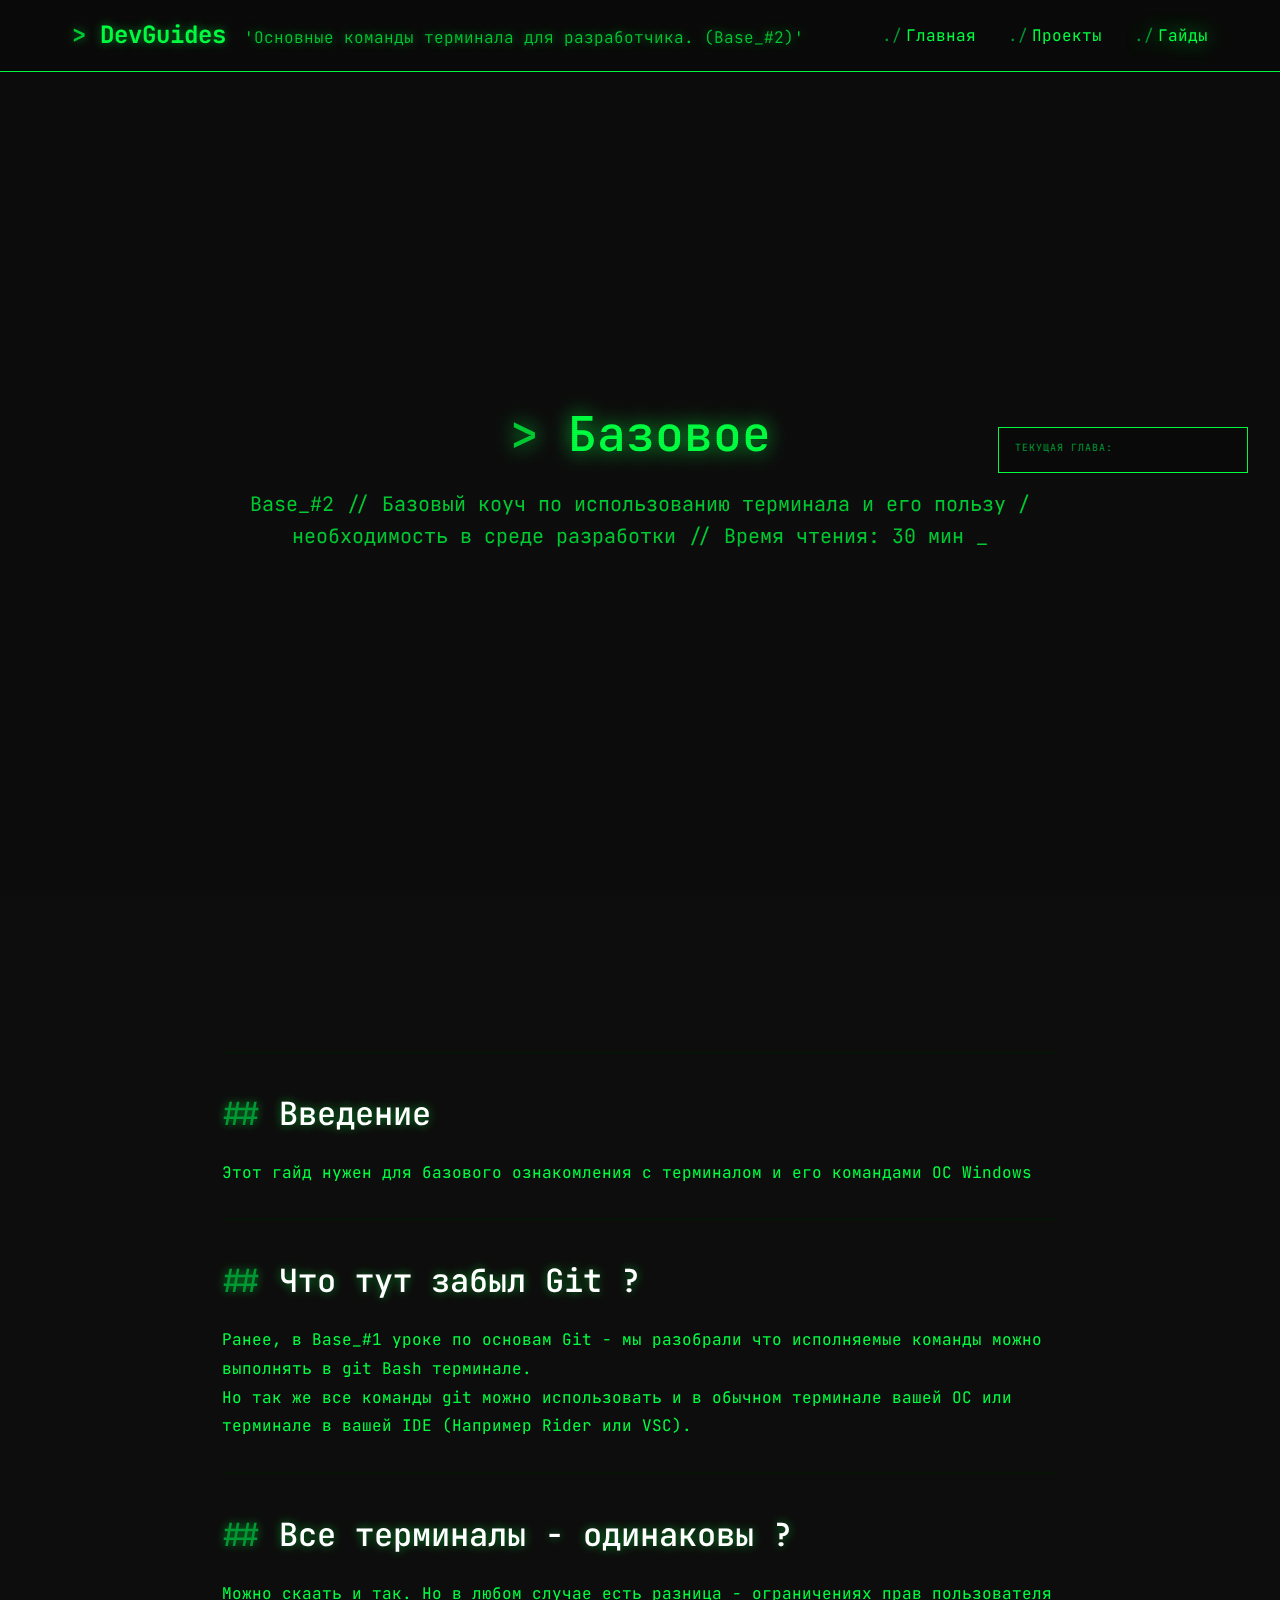
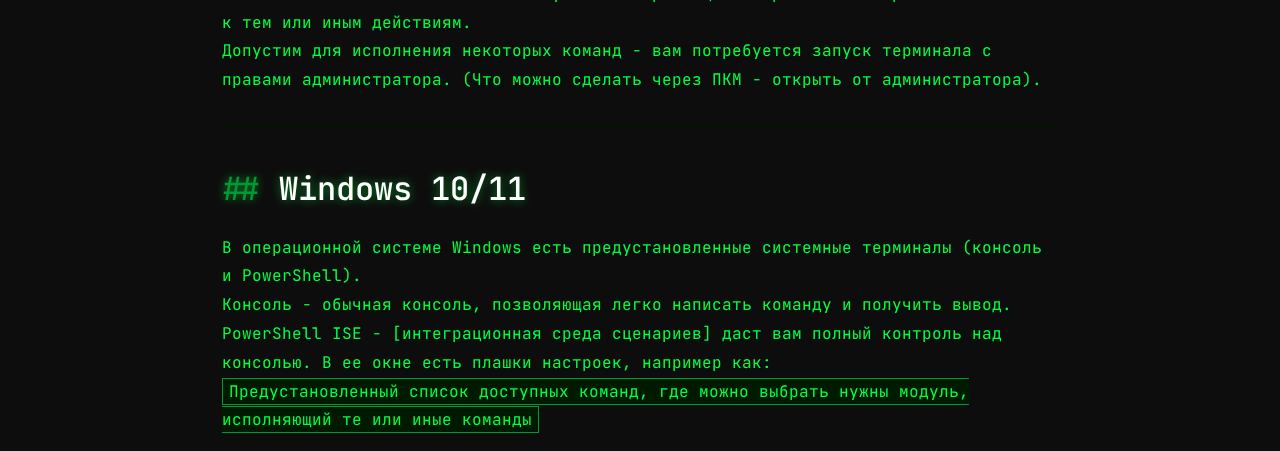
<file: guides/Base/guide_base_terminal.html>
<!DOCTYPE html>
<html lang="ru">
<head>
    <meta charset="UTF-8">
    <meta name="viewport" content="width=device-width, initial-scale=1.0">
    <meta name="description" content="Терминал - базовая вещь, присутствующая в жизни каждого разработчика">
    <meta name="keywords" content="Terminal, windows, терминал, гайд, guide, разработка, гайд">
    <meta name="author" content="Кейси">
    <link rel="canonical" href="https://bitboxxxer.github.io/guides/ss14-advanced-sprites.html">
    
    <meta property="og:title" content="Базовые знания по использованию терминала Windows - DevGuides">
    <meta property="og:description" content="Полный гайд по использованию терминала OS Windows">
    <meta property="og:type" content="article">
    <meta property="og:url" content="https://bitboxxxer.github.io/guides/ss14-advanced-sprites.html">
    <meta property="og:site_name" content="DevGuides">
    
    <link rel="icon" type="image/x-icon" href="../../assets/images/favicon.ico">
    <link rel="icon" type="image/png" sizes="32x32" href="../../assets/images/favicon-32x32.png">
    <link rel="icon" type="image/png" sizes="16x16" href="../../assets/images/favicon-16x16.png">
    
    <title>Основные команды терминала для разработчика. Навигация, файлы, процессы.</title>
    
    <link rel="preconnect" href="https://fonts.googleapis.com">
    <link rel="preconnect" href="https://fonts.gstatic.com" crossorigin>
    <link href="https://fonts.googleapis.com/css2?family=JetBrains+Mono:wght@300;400;500;700&display=swap" rel="stylesheet">
    
    <link rel="stylesheet" href="../../css/style.css">
</head>
<body data-guide-title="Основные команды терминала для разработчика." data-guide-id="Base_#2">
    <nav class="nav">
        <div class="nav__container">
            <a href="../../index.html" class="nav__logo">DevGuides</a>
            <button class="nav__toggle" onclick="toggleNav()">[ MENU ]</button>
            <ul class="nav__links" id="navLinks">
                <li><a href="../../index.html" class="nav__link">Главная</a></li>
                <li><a href="../../projects.html" class="nav__link">Проекты</a></li>
                <li><a href="../../guides.html" class="nav__link nav__link--active">Гайды</a></li>
            </ul>
        </div>
    </nav>

    <section class="hero">
        <div class="hero__content">
            <h1 class="hero__title">Базовое использование терминала Windows.</h1>
            <p class="hero__subtitle">
                Base_#2 // Базовый коуч по использованию терминала и его пользу / необходимость в среде разработки // Время чтения: 30 мин
            </p>
        </div>
    </section>

    <aside class="toc">
        <div class="toc__header">
            <span class="toc__title">СОДЕРЖАНИЕ</span>
            <button class="toc__toggle" onclick="toggleToc()">[ − ]</button>
        </div>
        <nav class="toc__content" id="tocContent">
            <!--прикол JS-->
        </nav>
        <div class="toc__current" id="tocCurrent">
            <span class="toc__current-label">Текущая глава:</span>
            <span class="toc__current-title" id="tocCurrentTitle"></span>
        </div>
    </aside>

    <article class="guide">
        <div class="container">
            <div class="guide__content">
                <h2>Введение</h2>
                <p>
                    Этот гайд нужен для базового ознакомления с терминалом и его командами ОС Windows
                </p>

                <h2>Что тут забыл Git ?</h2>
                <p>
                    Ранее, в Base_#1 уроке по основам Git - мы разобрали что исполняемые команды можно выполнять в git Bash терминале.<br>
                    Но так же все команды git можно использовать и в обычном терминале вашей ОС или терминале в вашей IDE (Например Rider или VSC).
                </p>

                <h2>Все терминалы - одинаковы ?</h2>
                <p>
                    Можно скаать и так. Но в любом случае есть разница - ограничениях прав пользователя к тем или иным действиям.
                    <br>Допустим для исполнения некоторых команд - вам потребуется запуск терминала с правами администратора. (Что можно сделать через ПКМ - открыть от администратора).
                </p>
                <h2>Windows 10/11</h2>
                <p>
                    В операционной системе Windows есть предустановленные системные терминалы (консоль и PowerShell).<br>
                    Консоль - обычная консоль, позволяющая легко написать команду и получить вывод.<br>
                    PowerShell ISE - [интеграционная среда сценариев] даст вам полный контроль над консолью. В ее окне есть плашки настроек, например как:<br>
                    <code>Предустановленный список доступных команд, где можно выбрать нужны модуль, исполняющий те или иные команды</code>
                </p>

            </div>
        </div>
    </article>


    <script src="../../js/main.js"></script>
</body>
</html>
</file>
<file: css/style.css>
/* ============================================
   TERMINAL STYLE - Hacker Theme
   Colors: Black & Green only
   ============================================ */

/* CSS Variables */
:root {
    --bg-primary: #0d0d0d;
    --bg-secondary: #0a0a0a;
    --bg-code: #001a00;
    --text-primary: #00ff41;
    --text-secondary: #00cc33;
    --text-dim: #009933;
    --border-color: #00ff41;
    --glow: 0 0 10px rgba(0, 255, 65, 0.5);
    --glow-strong: 0 0 20px rgba(0, 255, 65, 0.8);
}

/* Reset & Base */
* {
    margin: 0;
    padding: 0;
    box-sizing: border-box;
}

html {
    scroll-behavior: smooth;
}

body {
    font-family: 'JetBrains Mono', 'Fira Code', 'Source Code Pro', monospace;
    background-color: var(--bg-primary);
    color: var(--text-primary);
    line-height: 1.6;
    min-height: 100vh;
    overflow-x: hidden;
}

/* Scanline Effect (optional retro look) */
body::before {
    content: '';
    position: fixed;
    top: 0;
    left: 0;
    width: 100%;
    height: 100%;
    pointer-events: none;
    background: repeating-linear-gradient(
        0deg,
        rgba(0, 0, 0, 0.1) 0px,
        rgba(0, 0, 0, 0.1) 1px,
        transparent 1px,
        transparent 2px
    );
    z-index: 9999;
    opacity: 0.3;
}

/* Typography */
h1, h2, h3, h4, h5, h6 {
    font-weight: 500;
    margin-bottom: 1rem;
    text-shadow: var(--glow);
}

h1 {
    font-size: 2.5rem;
}

h2 {
    font-size: 2rem;
}

h3 {
    font-size: 1.5rem;
}

p {
    margin-bottom: 1rem;
}

a {
    color: var(--text-primary);
    text-decoration: none;
    border-bottom: 1px solid transparent;
    transition: all 0.3s ease;
}

a:hover {
    border-bottom-color: var(--text-primary);
    text-shadow: var(--glow-strong);
}

/* Selection */
::selection {
    background: var(--text-primary);
    color: var(--bg-primary);
}

/* ============================================
   LAYOUT
   ============================================ */

.container {
    max-width: 1200px;
    margin: 0 auto;
    padding: 0 2rem;
}

/* ============================================
   NAVIGATION
   ============================================ */

.nav {
    position: fixed;
    top: 0;
    left: 0;
    right: 0;
    background: var(--bg-secondary);
    border-bottom: 1px solid var(--border-color);
    padding: 1rem 0;
    z-index: 1000;
}

.nav__container {
    display: flex;
    justify-content: space-between;
    align-items: center;
    max-width: 1200px;
    margin: 0 auto;
    padding: 0 2rem;
}

.nav__logo {
    font-size: 1.5rem;
    font-weight: bold;
    text-shadow: var(--glow);
}

.nav__logo::before {
    content: '> ';
    color: var(--text-secondary);
}

/* Título de la guía en la navegación */
.nav__logo-guide {
    color: var(--text-secondary);
    font-weight: 300;
    font-size: 1rem;
    margin-left: 0.25rem;
}

.nav__logo:hover .nav__logo-guide {
    color: var(--text-primary);
}

.nav__links {
    display: flex;
    gap: 2rem;
    list-style: none;
}

.nav__link {
    position: relative;
    padding: 0.5rem 0;
    border-bottom: none;
}

.nav__link::before {
    content: './';
    color: var(--text-dim);
    margin-right: 0.25rem;
}

.nav__link:hover::before {
    color: var(--text-primary);
}

.nav__link--active {
    text-shadow: var(--glow-strong);
}

/* Mobile Navigation */
.nav__toggle {
    display: none;
    background: none;
    border: 1px solid var(--border-color);
    color: var(--text-primary);
    padding: 0.5rem 1rem;
    cursor: pointer;
    font-family: inherit;
}

@media (max-width: 768px) {
    .nav__toggle {
        display: block;
    }
    
    .nav__links {
        display: none;
        position: absolute;
        top: 100%;
        left: 0;
        right: 0;
        background: var(--bg-secondary);
        flex-direction: column;
        padding: 1rem 2rem;
        border-bottom: 1px solid var(--border-color);
    }
    
    .nav__links--active {
        display: flex;
    }
}

/* ============================================
   HERO SECTION
   ============================================ */

.hero {
    min-height: 100vh;
    display: flex;
    align-items: center;
    justify-content: center;
    text-align: center;
    padding-top: 80px;
}

.hero__content {
    max-width: 800px;
}

.hero__title {
    font-size: 3rem;
    margin-bottom: 1rem;
    text-shadow: var(--glow-strong);
}

.hero__title::before {
    content: '> ';
    color: var(--text-secondary);
}

.hero__subtitle {
    font-size: 1.25rem;
    color: var(--text-secondary);
    margin-bottom: 2rem;
}

.hero__subtitle::after {
    content: '_';
    animation: blink 1s infinite;
}

@keyframes blink {
    0%, 50% { opacity: 1; }
    51%, 100% { opacity: 0; }
}

.hero__buttons {
    display: flex;
    gap: 1rem;
    justify-content: center;
    flex-wrap: wrap;
}

/* UPDATS PAN in head Site */

.nav__updates {
    background: none;
    border: 1px solid var(--border-color);
    color: var(--text-primary);
    padding: 0.5rem 1rem;
    cursor: pointer;
    font-family: inherit;
    font-size: 0.875rem;
    transition: all 0.3s ease;
    margin-right: 1rem;
}

.nav__updates:hover {
    background: var(--text-primary);
    color: var(--bg-primary);
    box-shadow: var(--glow);
}

.updates-overlay {
    position: fixed;
    top: 0;
    left: 0;
    width: 100%;
    height: 100%;
    background: rgba(0, 0, 0, 0.8);
    z-index: 1000;
    opacity: 0;
    visibility: hidden;
    transition: all 0.3s ease;
}

.updates-overlay--active {
    opacity: 1;
    visibility: visible;
}

.updates-panel {
    position: fixed;
    top: 0;
    right: -400px;
    width: 400px;
    max-width: 90vw;
    height: 100vh;
    background: var(--bg-secondary);
    border-left: 1px solid var(--border-color);
    box-shadow: -5px 0 20px rgba(0, 255, 65, 0.1);
    z-index: 1001;
    transition: all 0.3s ease;
    display: flex;
    flex-direction: column;
    overflow: hidden;
}

.updates-panel--active {
    right: 0;
}

.updates-panel__header {
    padding: 1.5rem;
    border-bottom: 1px solid var(--border-color);
    display: flex;
    justify-content: space-between;
    align-items: center;
    background: var(--bg-code);
}

.updates-panel__title {
    margin: 0;
    font-size: 1.25rem;
    color: var(--text-primary);
}

.updates-panel__close {
    background: none;
    border: 1px solid var(--border-color);
    color: var(--text-primary);
    padding: 0.25rem 0.75rem;
    cursor: pointer;
    font-family: inherit;
    font-size: 0.875rem;
    transition: all 0.3s ease;
}

.updates-panel__close:hover {
    background: var(--text-primary);
    color: var(--bg-primary);
    box-shadow: var(--glow);
}

.updates-panel__body {
    flex: 1;
    overflow-y: auto;
    padding: 1rem;
}

.updates-list {
    display: flex;
    flex-direction: column;
    gap: 1.5rem;
}

.update-item {
    background: var(--bg-primary);
    border: 1px solid var(--border-color);
    padding: 1.5rem;
    transition: all 0.3s ease;
    position: relative;
}

.update-item:hover {
    box-shadow: var(--glow);
    transform: translateX(-2px);
}

.update-item::before {
    content: '';
    position: absolute;
    top: 0;
    left: 0;
    width: 3px;
    height: 100%;
    background: var(--text-primary);
    transform: scaleY(0);
    transition: transform 0.3s ease;
}

.update-item:hover::before {
    transform: scaleY(1);
}

.update-item__header {
    display: flex;
    justify-content: space-between;
    align-items: flex-start;
    margin-bottom: 0.5rem;
}

.update-item__title {
    margin: 0;
    font-size: 1.125rem;
    color: var(--text-primary);
}

.update-item__date {
    font-size: 0.75rem;
    color: var(--text-dim);
    white-space: nowrap;
}

.update-item__description {
    color: var(--text-secondary);
    margin-bottom: 1rem;
    line-height: 1.5;
}

.update-item__tags {
    display: flex;
    flex-wrap: wrap;
    gap: 0.5rem;
    margin-bottom: 1rem;
}

.update-item__link {
    font-size: 0.875rem;
    color: var(--text-primary);
    text-decoration: none;
    border-bottom: 1px solid transparent;
    transition: all 0.3s ease;
}

.update-item__link:hover {
    border-bottom-color: var(--text-primary);
    text-shadow: var(--glow);
}

/* Responsive for updates panel */
@media (max-width: 768px) {
    .nav__updates {
        margin-right: 0.5rem;
        padding: 0.4rem 0.8rem;
        font-size: 0.75rem;
    }
    
    .updates-panel {
        width: 100vw;
        right: -100vw;
        border-left: none;
    }
    
    .updates-panel__header {
        padding: 1rem;
    }
    
    .updates-panel__title {
        font-size: 1rem;
    }
    
    .update-item {
        padding: 1rem;
    }
}

/*BUTTONS*/

.btn {
    display: inline-block;
    padding: 0.75rem 1.5rem;
    border: 1px solid var(--border-color);
    background: transparent;
    color: var(--text-primary);
    font-family: inherit;
    font-size: 1rem;
    cursor: pointer;
    transition: all 0.3s ease;
    text-decoration: none;
    border-bottom: 1px solid var(--border-color);
}

.btn:hover {
    background: var(--text-primary);
    color: var(--bg-primary);
    box-shadow: var(--glow);
}

.btn::before {
    content: '[ ';
}

.btn::after {
    content: ' ]';
}

.btn--primary {
    background: var(--text-primary);
    color: var(--bg-primary);
}

.btn--primary:hover {
    background: transparent;
    color: var(--text-primary);
}

/*SECTIONS*/

.section {
    padding: 5rem 0;
}

.section__title {
    text-align: center;
    margin-bottom: 3rem;
    position: relative;
}

.section__title::before {
    content: '# ';
    color: var(--text-dim);
}

.section__title::after {
    content: '';
    display: block;
    width: 100px;
    height: 1px;
    background: var(--border-color);
    margin: 1rem auto 0;
    box-shadow: var(--glow);
}

/*CARDS*/

.cards-grid {
    display: grid;
    grid-template-columns: repeat(auto-fit, minmax(300px, 1fr));
    gap: 2rem;
}

.card {
    background: var(--bg-secondary);
    border: 1px solid var(--border-color);
    padding: 1.5rem;
    transition: all 0.3s ease;
    position: relative;
}

.card::before {
    content: '';
    position: absolute;
    top: 0;
    left: 0;
    right: 0;
    height: 2px;
    background: var(--text-primary);
    transform: scaleX(0);
    transition: transform 0.3s ease;
}

.card:hover::before {
    transform: scaleX(1);
}

.card:hover {
    box-shadow: var(--glow);
}

.card__header {
    display: flex;
    justify-content: space-between;
    align-items: flex-start;
    margin-bottom: 1rem;
}

.card__title {
    font-size: 1.25rem;
    margin-bottom: 0;
}

.card__title::before {
    content: '> ';
    color: var(--text-dim);
}

.card__date {
    font-size: 0.875rem;
    color: var(--text-dim);
}

.card__description {
    color: var(--text-secondary);
    margin-bottom: 1rem;
}

.card__tags {
    display: flex;
    flex-wrap: wrap;
    gap: 0.5rem;
}

.tag {
    font-size: 0.75rem;
    padding: 0.25rem 0.5rem;
    border: 1px solid var(--text-dim);
    color: var(--text-dim);
}

.card__links {
    display: flex;
    gap: 1rem;
    margin-top: 1rem;
    padding-top: 1rem;
    border-top: 1px solid var(--bg-code);
}

.card__link {
    font-size: 0.875rem;
}

.card__link::before {
    content: '→ ';
}

/*PROJECT CARDS*/

.project-card {
    position: relative;
    overflow: hidden;
}

.project-card__status {
    position: absolute;
    top: 1rem;
    right: 1rem;
    font-size: 0.75rem;
    padding: 0.25rem 0.5rem;
    background: var(--bg-code);
    border: 1px solid var(--text-dim);
}

.project-card__status--active {
    border-color: var(--text-primary);
    color: var(--text-primary);
}

.guide-card__number {
    font-size: 0.875rem;
    color: var(--text-dim);
    margin-bottom: 0.5rem;
}

.guide-card__number::before {
    content: 'GUIDE_';
}

.about {
    padding-top: 120px;
}

.about__intro {
    font-size: 1.25rem;
    text-align: center;
    max-width: 800px;
    margin: 0 auto 3rem;
}

.skills {
    display: grid;
    grid-template-columns: repeat(auto-fit, minmax(250px, 1fr));
    gap: 2rem;
    margin-top: 3rem;
}

.skill-category {
    background: var(--bg-secondary);
    border: 1px solid var(--border-color);
    padding: 1.5rem;
}

.skill-category__title {
    font-size: 1.125rem;
    margin-bottom: 1rem;
    padding-bottom: 0.5rem;
    border-bottom: 1px solid var(--bg-code);
}

.skill-category__title::before {
    content: '> ';
    color: var(--text-dim);
}

.skill-list {
    list-style: none;
}

.skill-list__item {
    padding: 0.5rem 0;
    display: flex;
    align-items: center;
    gap: 0.5rem;
}

.skill-list__item::before {
    content: '■';
    color: var(--text-primary);
    font-size: 0.5rem;
}

/* Contact Links */
.contact-links {
    display: flex;
    justify-content: center;
    gap: 2rem;
    flex-wrap: wrap;
    margin-top: 3rem;
}

.contact-link {
    display: flex;
    align-items: center;
    gap: 0.5rem;
    padding: 1rem 1.5rem;
    border: 1px solid var(--border-color);
    transition: all 0.3s ease;
}

.contact-link:hover {
    background: var(--text-primary);
    color: var(--bg-primary);
    box-shadow: var(--glow);
}

/*GUIDE PAGE*/

.guide {
    padding-top: 120px;
    max-width: 900px;
    margin: 0 auto;
}

.guide__header {
    margin-bottom: 2rem;
    padding-bottom: 2rem;
    border-bottom: 1px solid var(--border-color);
}

.guide__meta {
    display: flex;
    gap: 2rem;
    color: var(--text-dim);
    font-size: 0.875rem;
    margin-top: 1rem;
}

.guide__content {
    line-height: 1.8;
}

.guide__content h2 {
    margin-top: 2rem;
    padding-top: 2rem;
    border-top: 1px solid var(--bg-code);
    color: #ffffff;
}

.guide__content h2::before {
    content: '## ';
    color: var(--text-dim);
}

.guide__content h3 {
    color: #e0e0e0;
}

.guide__content h3::before {
    content: '### ';
    color: var(--text-dim);
}

.guide__content h4 {
    color: #c0c0c0;
}

.guide__content ul, .guide__content ol {
    margin-left: 2rem;
    margin-bottom: 1rem;
}

.guide__content li {
    margin-bottom: 0.5rem;
}

.guide__content li::marker {
    color: var(--text-primary);
}

/* Code Blocks */
pre {
    background: var(--bg-code);
    border: 1px solid var(--border-color);
    padding: 1rem;
    overflow-x: auto;
    margin-bottom: 1rem;
    position: relative;
}

pre::before {
    content: '$ ';
    color: var(--text-dim);
}

code {
    font-family: 'JetBrains Mono', 'Fira Code', monospace;
    color: var(--text-primary);
}

pre code {
    background: none;
    padding: 0;
}

p code, li code {
    background: var(--bg-code);
    padding: 0.125rem 0.375rem;
    border: 1px solid var(--text-dim);
}

/* Inline code language indicator */
.code-block {
    position: relative;
}

.code-block__lang {
    position: absolute;
    top: 0;
    right: 0;
    padding: 0.25rem 0.5rem;
    font-size: 0.75rem;
    background: var(--bg-secondary);
    border-left: 1px solid var(--border-color);
    border-bottom: 1px solid var(--border-color);
    color: var(--text-dim);
}

/* Guide Navigation */
.guide-nav {
    display: flex;
    justify-content: space-between;
    margin-top: 3rem;
    padding-top: 2rem;
    border-top: 1px solid var(--border-color);
}

.guide-nav__link {
    padding: 1rem;
    border: 1px solid var(--border-color);
    transition: all 0.3s ease;
}

.guide-nav__link:hover {
    background: var(--text-primary);
    color: var(--bg-primary);
}

.guide-nav__link--prev::before {
    content: '← ';
}

.guide-nav__link--next::after {
    content: ' →';
}

/*FOOTER*/

.footer {
    background: var(--bg-secondary);
    border-top: 1px solid var(--border-color);
    padding: 2rem 0;
    text-align: center;
    margin-top: 3rem;
}

.footer__text {
    color: var(--text-dim);
    font-size: 0.875rem;
}

.footer__text::before {
    content: '// ';
}

.footer__links {
    display: flex;
    justify-content: center;
    gap: 2rem;
    margin-top: 1rem;
}

.footer__link {
    font-size: 0.875rem;
}

/*UTILITS*/

.text-center {
    text-align: center;
}

.text-dim {
    color: var(--text-dim);
}

.mt-1 { margin-top: 0.5rem; }
.mt-2 { margin-top: 1rem; }
.mt-3 { margin-top: 1.5rem; }
.mt-4 { margin-top: 2rem; }

.mb-1 { margin-bottom: 0.5rem; }
.mb-2 { margin-bottom: 1rem; }
.mb-3 { margin-bottom: 1.5rem; }
.mb-4 { margin-bottom: 2rem; }

/*ANIMS*/

@keyframes fadeIn {
    from {
        opacity: 0;
        transform: translateY(20px);
    }
    to {
        opacity: 1;
        transform: translateY(0);
    }
}

.fade-in {
    animation: fadeIn 0.5s ease forwards;
}

@keyframes glitch {
    0% { transform: translate(0); }
    20% { transform: translate(-2px, 2px); }
    40% { transform: translate(-2px, -2px); }
    60% { transform: translate(2px, 2px); }
    80% { transform: translate(2px, -2px); }
    100% { transform: translate(0); }
}

.glitch:hover {
    animation: glitch 0.3s ease infinite;
}

/*TOPIC CARDS - Широкие горизонтальные карточки на index*/

.topic-card {
    display: block;
    padding: 2rem;
    background: var(--bg-secondary);
    border: 1px solid var(--border-color);
    margin-bottom: 1.5rem;
    transition: all 0.3s ease;
    text-decoration: none;
}

.topic-card:hover {
    border-color: var(--text-primary);
    box-shadow: var(--glow);
    transform: translateX(5px);
}

.topic-card__header {
    display: flex;
    justify-content: space-between;
    align-items: center;
    margin-bottom: 1rem;
    flex-wrap: wrap;
    gap: 0.5rem;
}

.topic-card__title {
    font-size: 1.5rem;
    text-shadow: var(--glow);
    margin-bottom: 0;
}

.topic-card__count {
    color: var(--text-dim);
    font-size: 0.9rem;
}

.topic-card__description {
    color: var(--text-secondary);
    margin-bottom: 1rem;
}

.topic-card__tags {
    display: flex;
    flex-wrap: wrap;
    gap: 0.5rem;
    margin-bottom: 1rem;
}

.topic-card__link {
    display: inline-block;
    padding: 0.5rem 1rem;
    border: 1px solid var(--border-color);
    transition: all 0.3s ease;
    font-size: 0.9rem;
}

.topic-card:hover .topic-card__link {
    background: var(--text-primary);
    color: var(--bg-primary);
}

@media (max-width: 768px) {
    .hero__title {
        font-size: 2rem;
    }
    
    .hero__subtitle {
        font-size: 1rem;
    }
    
    .section {
        padding: 3rem 0;
    }
    
    .cards-grid {
        grid-template-columns: 1fr;
    }
    
    .guide__meta {
        flex-direction: column;
        gap: 0.5rem;
    }
    
    .guide-nav {
        flex-direction: column;
        gap: 1rem;
    }
}

/*ASCII*/

.ascii-border {
    border: none;
    position: relative;
    padding: 1rem;
}

.ascii-border::before {
    content: '+--------------------------------------+';
    position: absolute;
    top: -1.5rem;
    left: 0;
    color: var(--text-dim);
    font-size: 0.75rem;
    letter-spacing: -0.1em;
}

.ascii-border::after {
    content: '+--------------------------------------+';
    position: absolute;
    bottom: -1.5rem;
    left: 0;
    color: var(--text-dim);
    font-size: 0.75rem;
    letter-spacing: -0.1em;
}

/* Terminal Window */
.terminal {
    background: var(--bg-secondary);
    border: 1px solid var(--border-color);
    margin-bottom: 2rem;
}

.terminal__header {
    background: var(--bg-code);
    padding: 0.5rem 1rem;
    border-bottom: 1px solid var(--border-color);
    display: flex;
    align-items: center;
    gap: 0.5rem;
}

.terminal__dot {
    width: 10px;
    height: 10px;
    border-radius: 50%;
    border: 1px solid var(--text-dim);
}

.terminal__title {
    margin-left: auto;
    font-size: 0.75rem;
    color: var(--text-dim);
}

.terminal__body {
    padding: 1rem;
}

.terminal__line {
    margin-bottom: 0.5rem;
}

.terminal__prompt::before {
    content: '$ ';
    color: var(--text-secondary);
}

.terminal__output {
    color: var(--text-secondary);
    padding-left: 1rem;
}

/*TABLE OF CONTENTS (TOC)*/

.toc {
    position: fixed;
    right: 2rem;
    top: 50%;
    transform: translateY(-50%);
    width: auto;
    min-width: 150px;
    max-width: 300px;
    max-height: 60vh;
    background: var(--bg-secondary);
    border: 1px solid var(--border-color);
    z-index: 100;
    font-size: 0.875rem;
    transition: all 0.3s ease;
}

.toc__header {
    display: flex;
    justify-content: space-between;
    align-items: center;
    padding: 0.75rem 1rem;
    border-bottom: 1px solid var(--border-color);
    background: var(--bg-code);
    transition: all 0.3s ease;
    overflow: hidden;
}

.toc__title {
    font-size: 0.75rem;
    color: var(--text-dim);
    letter-spacing: 0.1em;
}

.toc__toggle {
    background: none;
    border: none;
    color: var(--text-primary);
    cursor: pointer;
    font-family: inherit;
    font-size: 0.875rem;
    padding: 0;
    transition: all 0.2s ease;
}

.toc__toggle:hover {
    text-shadow: var(--glow);
}

.toc__content {
    padding: 1rem;
    overflow-y: auto;
    max-height: calc(60vh - 3rem);
    transition: all 0.3s ease;
}

.toc__list {
    list-style: none;
    margin: 0;
    padding: 0;
}

.toc__item {
    margin-bottom: 0.5rem;
}

.toc__item:last-child {
    margin-bottom: 0;
}

.toc__link {
    display: block;
    color: var(--text-secondary);
    font-size: 0.8rem;
    border-bottom: none;
    transition: all 0.2s ease;
    line-height: 1.4;
    white-space: normal;
    word-wrap: break-word;
}

.toc__link:hover {
    color: var(--text-primary);
    text-shadow: var(--glow);
}

.toc__link--active {
    color: var(--text-primary);
    text-shadow: var(--glow-strong);
}

/* Уровни отступов */
.toc__item--level-2 { padding-left: 0; }
.toc__item--level-3 { padding-left: 1rem; }
.toc__item--level-4 { padding-left: 2rem; }
.toc__item--level-2 > .toc__link {
    color: #ffffff;
    font-weight: 500;
}
.toc__item--level-2 > .toc__link:hover,
.toc__item--level-2 > .toc__link--active {
    color: #ffffff;
    text-shadow: 0 0 10px rgba(255, 255, 255, 0.5);
}
.toc__current {
    padding: 0 1rem;
    max-height: 0;
    opacity: 0;
    cursor: pointer;
    overflow: hidden;
    transition: all 0.3s ease;
}
.toc--collapsed {
    max-height: 100px;
}

.toc--collapsed .toc__content {
    max-height: 0;
    padding: 0 1rem;
    opacity: 0;
    overflow: hidden;
}

.toc--collapsed .toc__header {
    max-height: 0;
    padding: 0 1rem;
    opacity: 0;
    overflow: hidden;
    border-bottom: none;
}

.toc--collapsed .toc__current {
    padding: 0.75rem 1rem;
    max-height: 100px;
    opacity: 1;
}

.toc__current-label {
    font-size: 0.625rem;
    color: var(--text-dim);
    display: block;
    margin-bottom: 0.25rem;
    text-transform: uppercase;
    letter-spacing: 0.1em;
}

.toc__current-title {
    font-size: 0.875rem;
    color: var(--text-primary);
    text-shadow: var(--glow);
}

@media (max-width: 1200px) {
    .toc {
        right: 1rem;
        max-width: 200px;
    }
    
    .toc__link {
        font-size: 0.75rem;
    }
}

@media (max-width: 900px) {
    .toc {
        display: none;
    }
}
</file>
